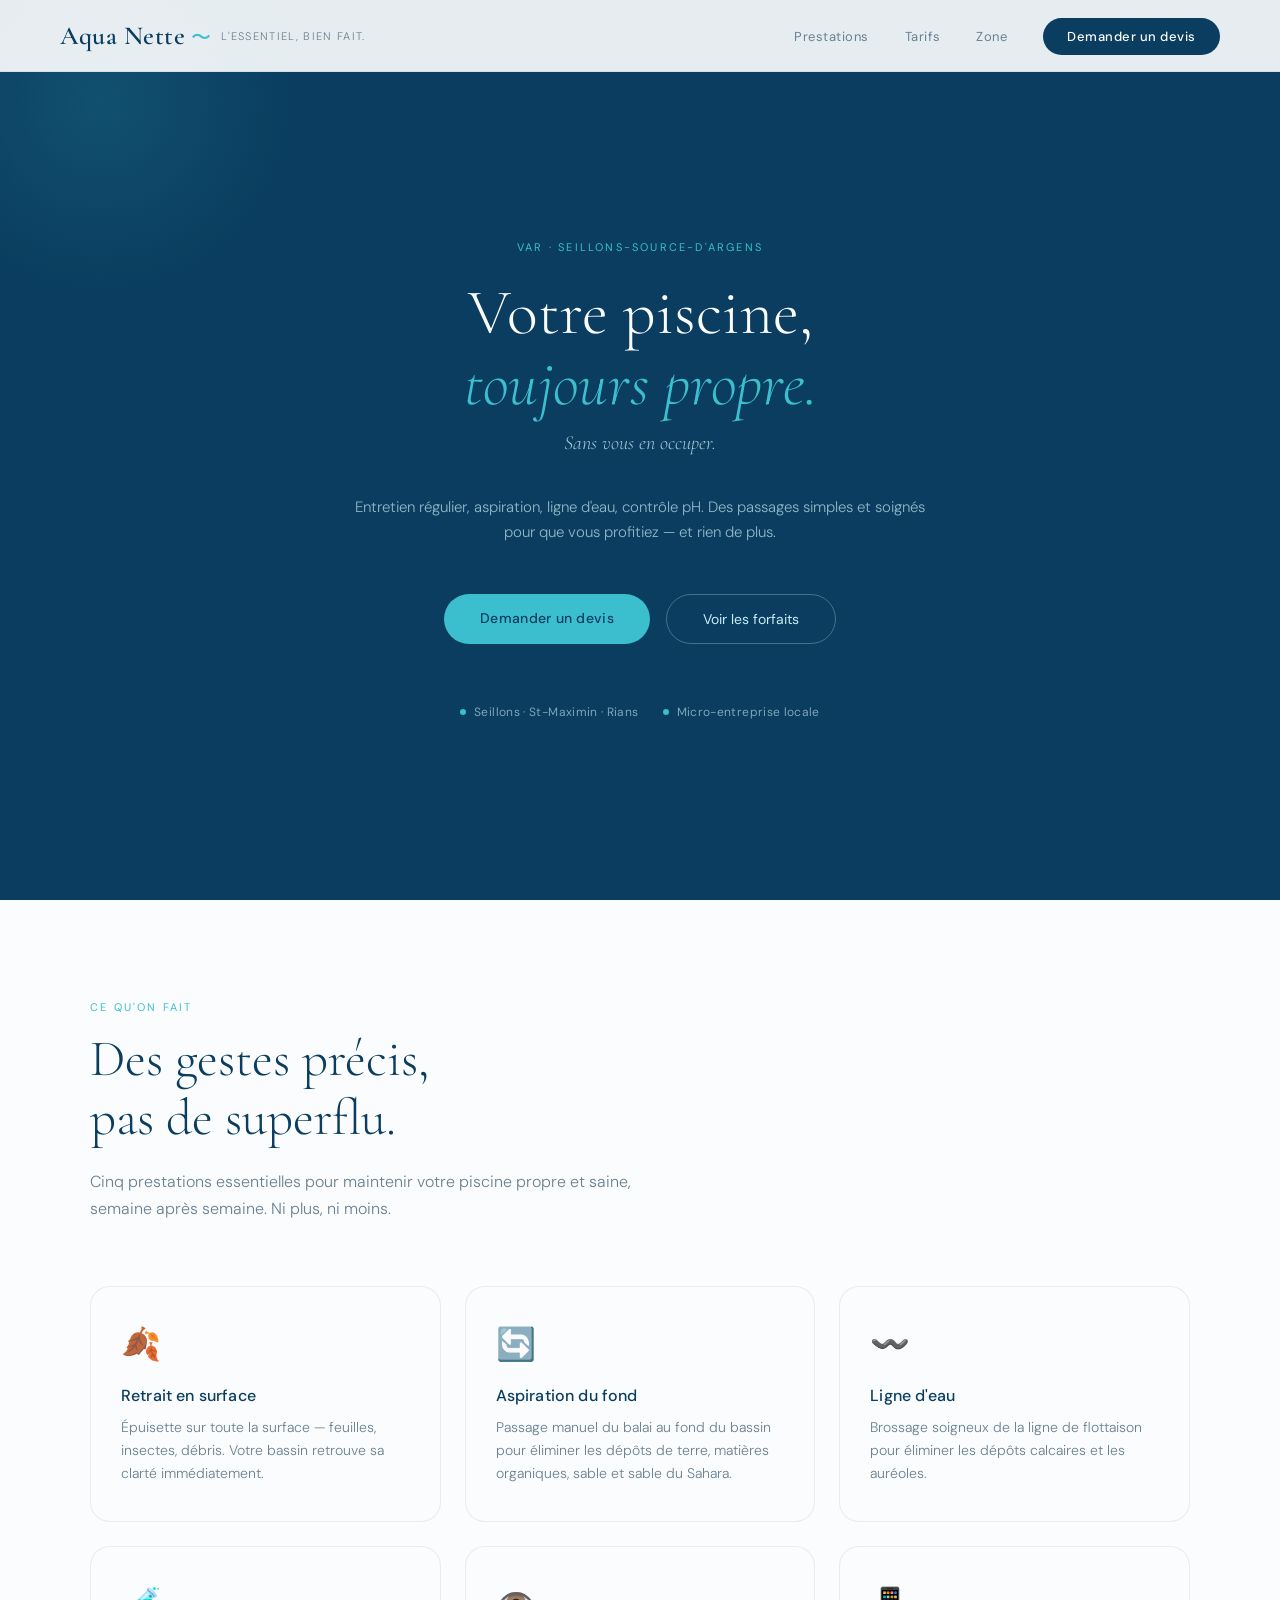
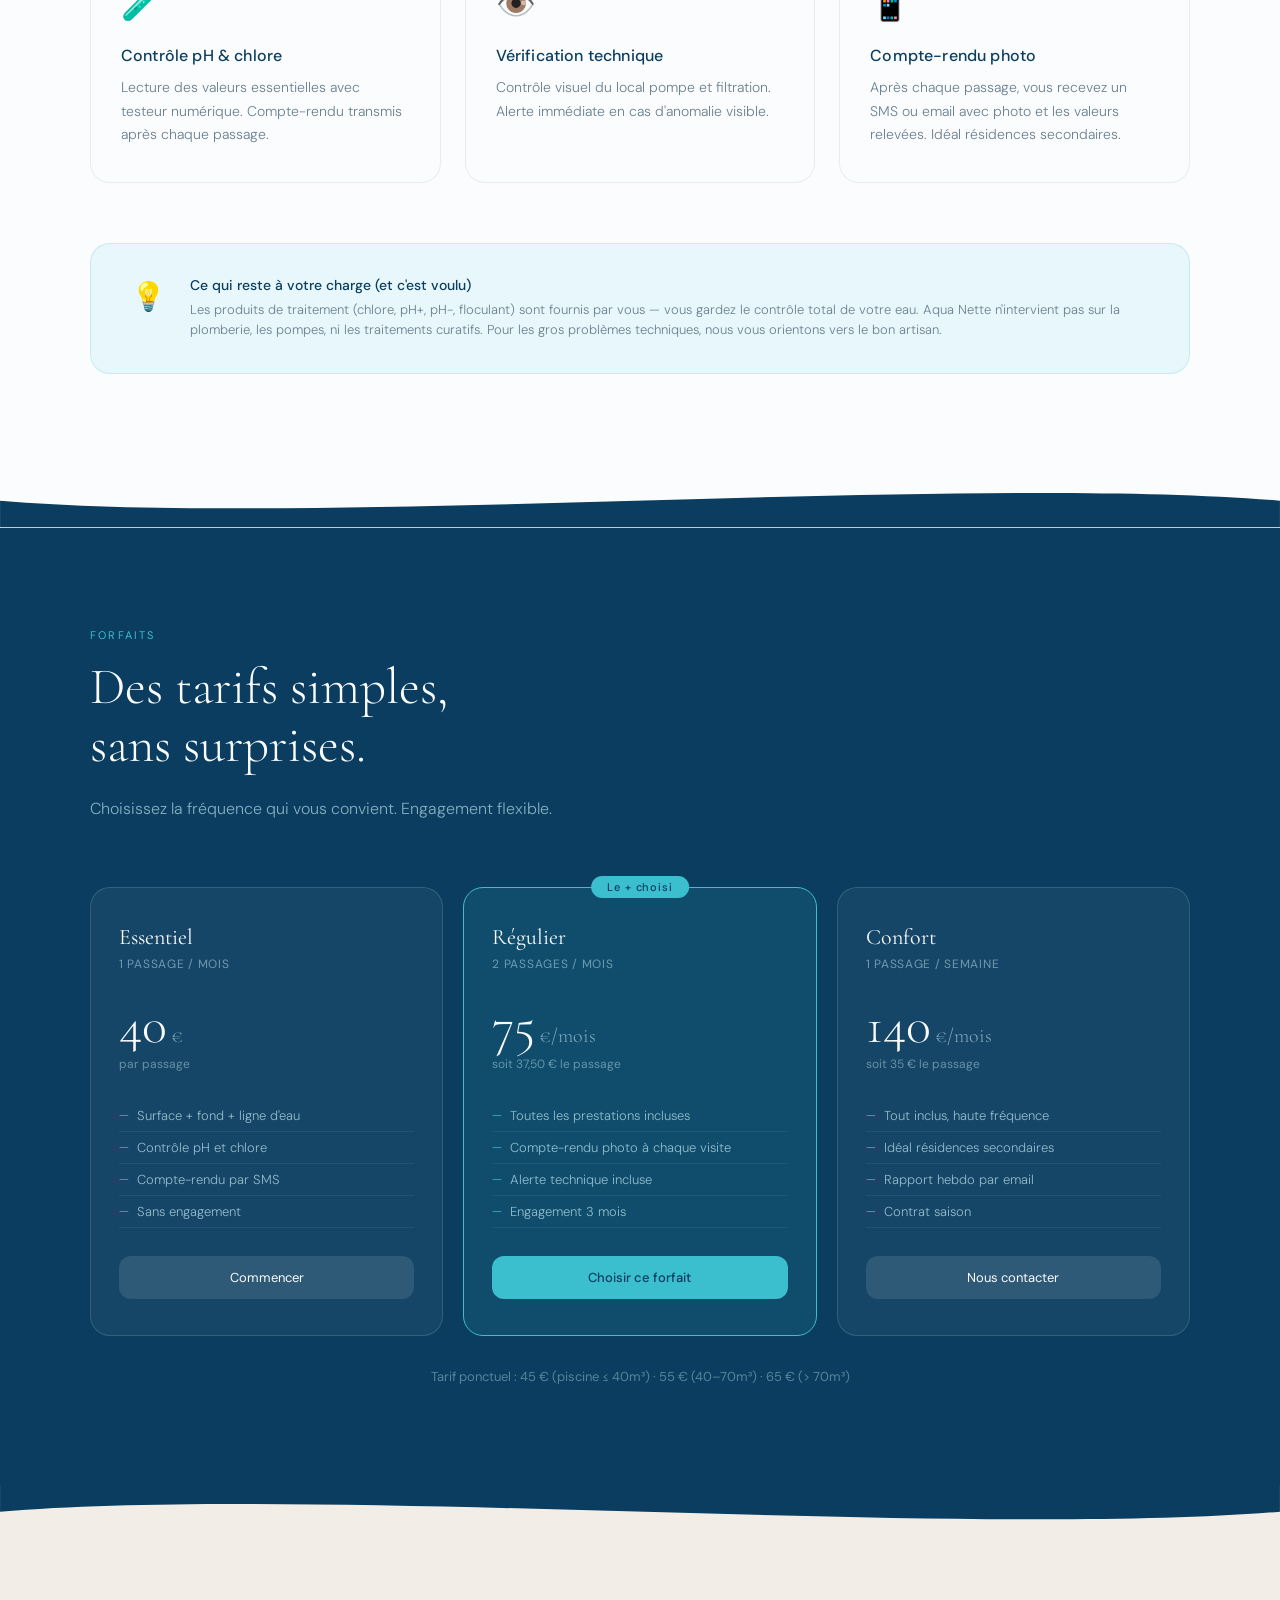
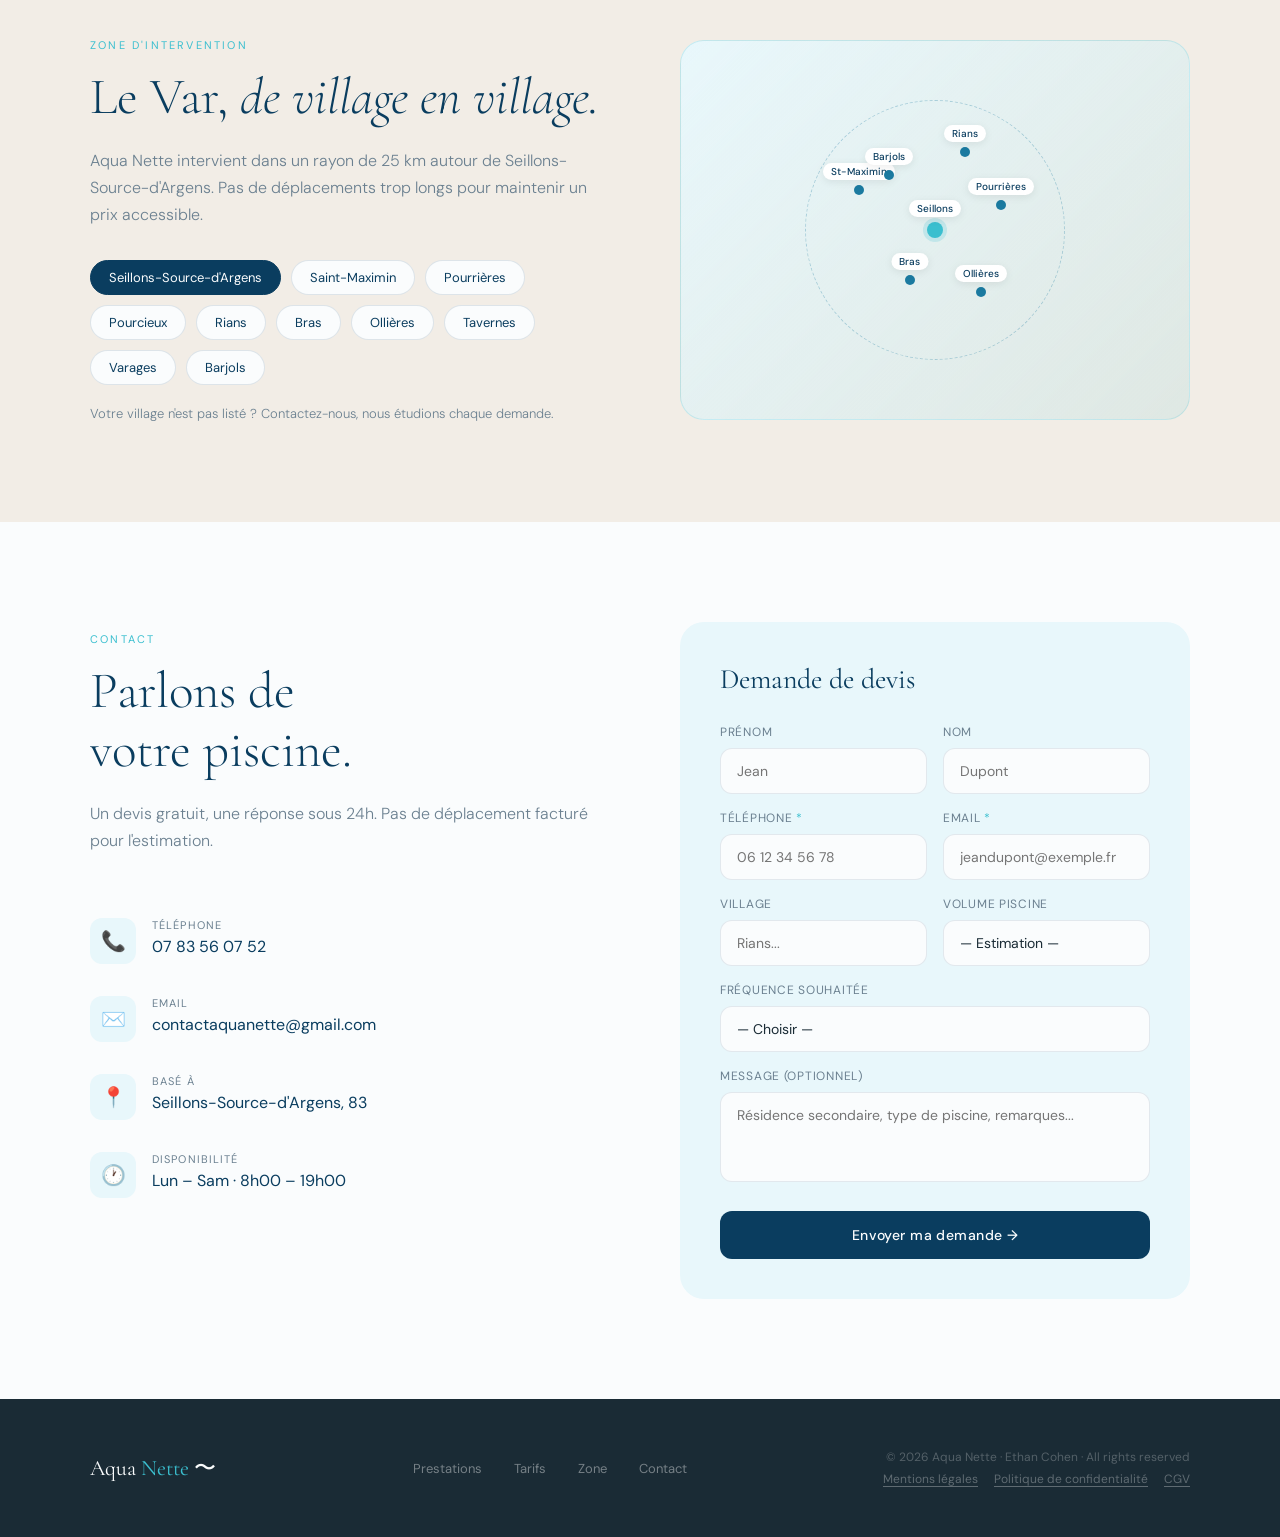
<file: index.html>
<!DOCTYPE html>
<html lang="fr">
<head>
<meta charset="UTF-8">
<meta name="viewport" content="width=device-width, initial-scale=1.0">
<title>Aqua Nette — Nettoyage de piscines | Seillons-Source-d'Argens & Var</title>
<link rel="preconnect" href="https://fonts.googleapis.com">
<link rel="preconnect" href="https://fonts.gstatic.com" crossorigin>
<link href="https://fonts.googleapis.com/css2?family=Cormorant+Garamond:ital,wght@0,300;0,400;0,600;1,300;1,400&family=DM+Sans:wght@300;400;500&display=swap" rel="stylesheet">
<link rel="icon" type="image/png" href="assets/favicon-32x32.png">

<link rel="stylesheet" href="assets/site.css">
</head>
<body>

<nav>
  <div class="logo">
    <span class="logo-text">Aqua Nette</span>
    <span class="logo-wave">〜</span>
    <span class="logo-tagline">L'essentiel, bien fait.</span>
  </div>
  <ul>
    <li><a href="#services">Prestations</a></li>
    <li><a href="#tarifs">Tarifs</a></li>
    <li><a href="#zone">Zone</a></li>
    <li><a href="#contact" class="nav-cta">Demander un devis</a></li>
  </ul>
</nav>

<section class="hero">
  <div class="hero-left">
    <p class="hero-eyebrow">Var · Seillons-Source-d'Argens</p>
    <h1 class="hero-title">Votre piscine,<br><em>toujours propre.</em></h1>
    <p class="hero-subtitle">Sans vous en occuper.</p>
    <p class="hero-desc">Entretien régulier, aspiration, ligne d'eau, contrôle pH. Des passages simples et soignés pour que vous profitiez — et rien de plus.</p>
    <div class="hero-btns">
      <a href="#contact" class="btn-primary">Demander un devis</a>
      <a href="#tarifs" class="btn-ghost">Voir les forfaits</a>
    </div>
    <div class="hero-badges">
      <div class="badge"><div class="badge-dot"></div> Seillons · St-Maximin · Rians</div>
      <div class="badge"><div class="badge-dot"></div> Micro-entreprise locale</div>
    </div>
  </div>
</section>

<section class="section" id="services">
  <div class="section-center">
    <p class="section-label reveal">Ce qu'on fait</p>
    <h2 class="section-title reveal">Des gestes précis,<br>pas de superflu.</h2>
    <p class="section-lead reveal">Cinq prestations essentielles pour maintenir votre piscine propre et saine, semaine après semaine. Ni plus, ni moins.</p>

    <div class="services-grid">
      <div class="service-card reveal">
        <span class="service-icon">🍂</span>
        <div class="service-title">Retrait en surface</div>
        <p class="service-desc">Épuisette sur toute la surface — feuilles, insectes, débris. Votre bassin retrouve sa clarté immédiatement.</p>
      </div>
      <div class="service-card reveal st-01">
        <span class="service-icon">🔄</span>
        <div class="service-title">Aspiration du fond</div>
        <p class="service-desc">Passage manuel du balai au fond du bassin pour éliminer les dépôts de terre, matières organiques, sable et sable du Sahara.</p>
      </div>
      <div class="service-card reveal st-02">
        <span class="service-icon">〰️</span>
        <div class="service-title">Ligne d'eau</div>
        <p class="service-desc">Brossage soigneux de la ligne de flottaison pour éliminer les dépôts calcaires et les auréoles.</p>
      </div>
      <div class="service-card reveal st-01">
        <span class="service-icon">🧪</span>
        <div class="service-title">Contrôle pH & chlore</div>
        <p class="service-desc">Lecture des valeurs essentielles avec testeur numérique. Compte-rendu transmis après chaque passage.</p>
      </div>
      <div class="service-card reveal st-02">
        <span class="service-icon">👁️</span>
        <div class="service-title">Vérification technique</div>
        <p class="service-desc">Contrôle visuel du local pompe et filtration. Alerte immédiate en cas d'anomalie visible.</p>
      </div>
      <div class="service-card reveal st-03">
        <span class="service-icon">📱</span>
        <div class="service-title">Compte-rendu photo</div>
        <p class="service-desc">Après chaque passage, vous recevez un SMS ou email avec photo et les valeurs relevées. Idéal résidences secondaires.</p>
      </div>
    </div>

    <div class="not-included reveal">
      <div class="not-included-icon">💡</div>
      <div>
        <div class="not-included-title">Ce qui reste à votre charge (et c'est voulu)</div>
        <div class="not-included-desc">Les produits de traitement (chlore, pH+, pH-, floculant) sont fournis par vous — vous gardez le contrôle total de votre eau. Aqua Nette n'intervient pas sur la plomberie, les pompes, ni les traitements curatifs. Pour les gros problèmes techniques, nous vous orientons vers le bon artisan.</div>
      </div>
    </div>
  </div>
</section>

<div class="wave-divider st-04">
  <svg viewBox="0 0 1440 60" xmlns="http://www.w3.org/2000/svg">
    <path d="M0,30 C360,60 1080,0 1440,30 L1440,60 L0,60 Z" fill="#0A3D5F"/>
  </svg>
</div>

<section class="section tarifs-bg" id="tarifs">
  <div class="section-center">
    <p class="section-label reveal st-05">Forfaits</p>
    <h2 class="section-title reveal st-06">Des tarifs simples,<br>sans surprises.</h2>
    <p class="section-lead reveal st-07">Choisissez la fréquence qui vous convient. Engagement flexible.</p>

    <div class="tarifs-grid">
      <div class="tarif-card reveal">
        <div class="tarif-name">Essentiel</div>
        <div class="tarif-freq">1 passage / mois</div>
        <div class="tarif-price">40<span>€</span></div>
        <div class="tarif-per">par passage</div>
        <ul class="tarif-list">
          <li>Surface + fond + ligne d'eau</li>
          <li>Contrôle pH et chlore</li>
          <li>Compte-rendu par SMS</li>
          <li>Sans engagement</li>
        </ul>
        <a href="#contact" class="tarif-cta">Commencer</a>
      </div>

      <div class="tarif-card featured reveal st-01">
        <div class="tarif-badge">Le + choisi</div>
        <div class="tarif-name">Régulier</div>
        <div class="tarif-freq">2 passages / mois</div>
        <div class="tarif-price">75<span>€/mois</span></div>
        <div class="tarif-per">soit 37,50 € le passage</div>
        <ul class="tarif-list">
          <li>Toutes les prestations incluses</li>
          <li>Compte-rendu photo à chaque visite</li>
          <li>Alerte technique incluse</li>
          <li>Engagement 3 mois</li>
        </ul>
        <a href="#contact" class="tarif-cta">Choisir ce forfait</a>
      </div>

      <div class="tarif-card reveal st-02">
        <div class="tarif-name">Confort</div>
        <div class="tarif-freq">1 passage / semaine</div>
        <div class="tarif-price">140<span>€/mois</span></div>
        <div class="tarif-per">soit 35 € le passage</div>
        <ul class="tarif-list">
          <li>Tout inclus, haute fréquence</li>
          <li>Idéal résidences secondaires</li>
          <li>Rapport hebdo par email</li>
          <li>Contrat saison</li>
        </ul>
        <a href="#contact" class="tarif-cta">Nous contacter</a>
      </div>
    </div>

    <p class="reveal st-08">Tarif ponctuel : 45 € (piscine ≤ 40m³) · 55 € (40–70m³) · 65 € (> 70m³)</p>
  </div>
</section>

<div class="wave-divider st-09">
  <svg viewBox="0 0 1440 60" xmlns="http://www.w3.org/2000/svg">
    <path d="M0,30 C360,0 1080,60 1440,30 L1440,0 L0,0 Z" fill="#0A3D5F"/>
  </svg>
</div>

<section class="section zone-section" id="zone">
  <div class="section-center">
    <div class="zone-grid">
      <div>
        <p class="section-label reveal">Zone d'intervention</p>
        <h2 class="section-title reveal">Le Var, <em class="st-10">de village en village.</em></h2>
        <p class="section-lead reveal st-11">Aqua Nette intervient dans un rayon de 25 km autour de Seillons-Source-d'Argens. Pas de déplacements trop longs pour maintenir un prix accessible.</p>
        <div class="villages-list reveal">
          <span class="village-tag main">Seillons-Source-d'Argens</span>
          <span class="village-tag">Saint-Maximin</span>
          <span class="village-tag">Pourrières</span>
          <span class="village-tag">Pourcieux</span>
          <span class="village-tag">Rians</span>
          <span class="village-tag">Bras</span>
          <span class="village-tag">Ollières</span>
          <span class="village-tag">Tavernes</span>
          <span class="village-tag">Varages</span>
          <span class="village-tag">Barjols</span>
        </div>
        <p class="reveal st-12">Votre village n'est pas listé ? Contactez-nous, nous étudions chaque demande.</p>
      </div>
      <div>
        <div class="map-visual reveal">
          <div class="map-radius"></div>
          <div class="map-dot center st-13" data-name="Seillons"></div>
          <div class="map-dot st-14" data-name="St-Maximin"></div>
          <div class="map-dot st-15" data-name="Pourrières"></div>
          <div class="map-dot st-16" data-name="Rians"></div>
          <div class="map-dot st-17" data-name="Bras"></div>
          <div class="map-dot st-18" data-name="Ollières"></div>
          <div class="map-dot st-19" data-name="Barjols"></div>
        </div>
      </div>
    </div>
  </div>
</section>

<section class="section" id="contact">
  <div class="section-center">
    <div class="contact-grid">
      <div class="contact-info">
        <p class="section-label reveal">Contact</p>
        <h2 class="section-title reveal">Parlons de<br>votre piscine.</h2>
        <p class="section-lead reveal">Un devis gratuit, une réponse sous 24h. Pas de déplacement facturé pour l'estimation.</p>

        <div class="contact-item reveal">
          <div class="contact-icon-box">📞</div>
          <div>
            <div class="contact-label">Téléphone</div>
            <div class="contact-value">07 83 56 07 52</div>
          </div>
        </div>
        <div class="contact-item reveal">
          <div class="contact-icon-box">✉️</div>
          <div>
            <div class="contact-label">Email</div>
            <div class="contact-value">contactaquanette@gmail.com</div>
          </div>
        </div>
        <div class="contact-item reveal">
          <div class="contact-icon-box">📍</div>
          <div>
            <div class="contact-label">Basé à</div>
            <div class="contact-value">Seillons-Source-d'Argens, 83</div>
          </div>
        </div>
        <div class="contact-item reveal">
          <div class="contact-icon-box">🕐</div>
          <div>
            <div class="contact-label">Disponibilité</div>
            <div class="contact-value">Lun – Sam · 8h00 – 19h00</div>
          </div>
        </div>
      </div>

      <div class="reveal">
        <form class="contact-form" name="devis" method="POST" action="/" data-netlify="true" netlify-honeypot="bot-field">
          <input type="hidden" name="form-name" value="devis">
          <p class="st-20"><input name="bot-field"></p>
          <div class="form-title">Demande de devis</div>
          <div class="form-row">
            <div class="form-group">
              <label class="form-label">Prénom</label>
              <input type="text" name="prenom" class="form-input" placeholder="Jean">
            </div>
            <div class="form-group">
              <label class="form-label">Nom</label>
              <input type="text" name="nom" class="form-input" placeholder="Dupont">
            </div>
          </div>
          <div class="form-row">
            <div class="form-group">
              <label class="form-label">Téléphone <span class="st-05">*</span></label>
              <input type="tel" name="telephone" class="form-input" placeholder="06 12 34 56 78" required>
            </div>
            <div class="form-group">
              <label class="form-label">Email <span class="st-05">*</span></label>
              <input type="email" name="email" class="form-input" placeholder="jeandupont@exemple.fr" required>
            </div>
          </div>
          <div class="form-row">
            <div class="form-group">
              <label class="form-label">Village</label>
              <input type="text" name="village" class="form-input" placeholder="Rians...">
            </div>
            <div class="form-group">
              <label class="form-label">Volume piscine</label>
              <select name="volume" class="form-select">
                <option>— Estimation —</option>
                <option>Moins de 40 m³</option>
                <option>40 à 70 m³</option>
                <option>Plus de 70 m³</option>
              </select>
            </div>
          </div>
          <div class="form-group">
            <label class="form-label">Fréquence souhaitée</label>
            <select name="frequence" class="form-select">
              <option>— Choisir —</option>
              <option>1 passage / mois</option>
              <option>2 passages / mois</option>
              <option>Chaque semaine</option>
              <option>Ponctuel (à la demande)</option>
            </select>
          </div>
          <div class="form-group">
            <label class="form-label">Message (optionnel)</label>
            <textarea name="message" class="form-textarea" placeholder="Résidence secondaire, type de piscine, remarques..."></textarea>
          </div>
          <button type="submit" class="form-submit">Envoyer ma demande →</button>
        </form>
        <div class="contact-form form-success" id="form-success">
          <div class="form-success-icon">✓</div>
          <div class="form-success-title">Demande envoyée !</div>
          <div class="form-success-text">Merci, votre demande a bien été reçue. Ethan vous répondra dans les 2 heures, du lundi au samedi de 8h à 19h.</div>
          <button class="form-success-back" data-nouvelle-demande>
            ← Retour à l'accueil
          </button>
        </div>
      </div>
    </div>
  </div>
</section>

<footer>
  <div class="footer-inner">
    <div class="footer-logo">Aqua <span>Nette</span> 〜</div>
    <div class="footer-links">
      <a href="#services">Prestations</a>
      <a href="#tarifs">Tarifs</a>
      <a href="#zone">Zone</a>
      <a href="#contact">Contact</a>
    </div>
    <div class="st-21">
      <div class="footer-copy">© 2026 Aqua Nette · Ethan Cohen · All rights reserved</div>
      <div class="st-22">
        <span class="footer-mentions" data-ouvrir="modal-ml">Mentions légales</span>
        <span class="footer-mentions" data-ouvrir="modal-pc">Politique de confidentialité</span>
        <span class="footer-mentions" data-ouvrir="modal-cgv">CGV</span>
      </div>
    </div>
  </div>
</footer>

<div class="modal-overlay" id="modal-ml" data-fond-modale>
  <div class="modal-box">
    <div class="modal-header">
      <div class="modal-title">Mentions légales</div>
      <button class="modal-close" data-fermer="modal-ml">✕</button>
    </div>
    <div class="modal-body">

      <div class="ml-notice">
        Conformément à l'article 6 de la loi n°2004-575 du 21 juin 2004 pour la confiance dans l'économie numérique (LCEN), les informations suivantes sont portées à la connaissance des utilisateurs et visiteurs du site aquanette.fr.
      </div>

      <div class="st-23"></div>

      <div class="ml-section">
        <div class="ml-title">1. Éditeur du site</div>
        <div class="ml-text">
          <strong>Nom :</strong> Ethan Cohen<br>
          <strong>Statut :</strong> Micro-entrepreneur (entreprise individuelle)<br>
          <strong>Activité :</strong> Nettoyage de piscines — Code APE 8129B<br>
          <strong>Adresse :</strong> Seillons-Source-d'Argens, 83 (Var), France<br>
          <strong>Téléphone :</strong> 07 83 56 07 52<br>
          <strong>Email :</strong> contactaquanette@gmail.com<br>
          <strong>SIRET :</strong> 92833233700023<br>
          <strong>Pas de TVA intracommunautaire</strong> (franchise en base de TVA — art. 293 B du CGI)
        </div>
      </div>

      <div class="ml-section">
        <div class="ml-title">2. Hébergeur du site</div>
        <div class="ml-text">
          <strong>Hébergeur :</strong> Netlify, Inc.<br>
          <strong>Adresse :</strong> 2325 3rd Street, Suite 296, San Francisco, CA 94107, États-Unis<br>
          <strong>Site :</strong> https://www.netlify.com/<br><br>
        </div>
      </div>

      <div class="ml-section">
        <div class="ml-title">3. Propriété intellectuelle</div>
        <div class="ml-text">
          L'ensemble des éléments constituant ce site (textes, visuels, logo, structure) est la propriété exclusive d'Ethan Cohen — Aqua Nette. Toute reproduction, même partielle, est interdite sans autorisation écrite préalable.
        </div>
      </div>

      <div class="ml-section">
        <div class="ml-title">4. Données personnelles & RGPD</div>
        <div class="ml-text">
          Les informations collectées via le formulaire de contact (nom, téléphone, email) sont utilisées exclusivement pour répondre à vos demandes de devis. Elles ne sont ni revendues, ni transmises à des tiers.<br><br>
          Conformément au Règlement (UE) 2016/679 (RGPD) et à la loi Informatique et Libertés, vous disposez d'un droit d'accès, de rectification et de suppression de vos données. Pour exercer ce droit : <strong>contactaquanette@gmail.com</strong><br><br>
          <strong>Durée de conservation :</strong> les données de contact sont conservées 3 ans maximum à compter du dernier échange.
        </div>
      </div>

      <div class="ml-section">
        <div class="ml-title">5. Cookies</div>
        <div class="ml-text">
          Ce site n'utilise pas de cookies de traçage ou publicitaires. Aucune donnée de navigation n'est collectée à des fins analytiques ou commerciales.
        </div>
      </div>

      <div class="ml-section">
        <div class="ml-title">6. Responsabilité</div>
        <div class="ml-text">
          Aqua Nette s'efforce de maintenir les informations de ce site à jour et exactes. Toutefois, la responsabilité de l'éditeur ne saurait être engagée en cas d'inexactitude ou d'omission. Les liens hypertextes pointant vers des sites tiers sont fournis à titre informatif ; Aqua Nette n'en contrôle pas le contenu.
        </div>
      </div>

      <div class="ml-section">
        <div class="ml-title">7. Droit applicable</div>
        <div class="ml-text">
          Le présent site est soumis au droit français. Tout litige relatif à son utilisation relève de la compétence exclusive des tribunaux français.
        </div>
      </div>
    </div>
  </div>
</div>

<div class="modal-overlay" id="modal-pc" data-fond-modale>
  <div class="modal-box">
    <div class="modal-header">
      <div class="modal-title">Politique de confidentialité</div>
      <button class="modal-close" data-fermer="modal-pc">✕</button>
    </div>
    <div class="modal-body">
      <div class="ml-notice">Conformément au Règlement Général sur la Protection des Données (RGPD — Règlement UE 2016/679) et à la loi Informatique et Libertés n°78-17 du 6 janvier 1978 modifiée.</div>
      <div class="st-24"></div>

      <div class="ml-section">
        <div class="ml-title">1. Responsable du traitement</div>
        <div class="ml-text"><strong>Ethan Cohen</strong> — Aqua Nette, micro-entrepreneur<br>Seillons-Source-d'Argens, 83 (Var)<br>Contact : contactaquanette@gmail.com · 07 83 56 07 52</div>
      </div>

      <div class="ml-section">
        <div class="ml-title">2. Données collectées</div>
        <div class="ml-text">
          Via le formulaire de contact, les données suivantes peuvent être collectées :<br><br>
          — Prénom et nom<br>
          — Numéro de téléphone<br>
          — Adresse email<br>
          — Village / commune<br>
          — Volume de la piscine et fréquence souhaitée<br>
          — Message libre (optionnel)<br><br>
          <strong>Aucune donnée bancaire</strong> n'est collectée via ce site.
        </div>
      </div>

      <div class="ml-section">
        <div class="ml-title">3. Finalités du traitement</div>
        <div class="ml-text">
          Les données collectées sont utilisées exclusivement pour :<br><br>
          — Répondre à vos demandes de devis et questions<br>
          — Établir et gérer les contrats de prestation<br>
          — Envoyer les comptes-rendus d'intervention<br>
          — Facturation et suivi comptable<br><br>
          <strong>Base légale :</strong> exécution d'un contrat (art. 6.1.b RGPD) et intérêt légitime (art. 6.1.f RGPD).
        </div>
      </div>

      <div class="ml-section">
        <div class="ml-title">4. Durée de conservation</div>
        <div class="ml-text">
          — Données prospects (sans suite) : <strong>1 an</strong> à compter du dernier contact<br>
          — Données clients actifs : <strong>durée de la relation commerciale + 3 ans</strong><br>
          — Données de facturation : <strong>10 ans</strong> (obligation comptable légale)
        </div>
      </div>

      <div class="ml-section">
        <div class="ml-title">5. Partage des données</div>
        <div class="ml-text">Vos données ne sont <strong>jamais vendues ni transmises à des tiers</strong> à des fins commerciales. Elles peuvent être partagées uniquement avec des prestataires techniques strictement nécessaires (hébergeur du site), tenus par des obligations de confidentialité.</div>
      </div>

      <div class="ml-section">
        <div class="ml-title">6. Vos droits</div>
        <div class="ml-text">
          Conformément au RGPD, vous disposez des droits suivants :<br><br>
          — <strong>Droit d'accès</strong> : obtenir une copie de vos données<br>
          — <strong>Droit de rectification</strong> : corriger des données inexactes<br>
          — <strong>Droit à l'effacement</strong> : demander la suppression de vos données<br>
          — <strong>Droit d'opposition</strong> : vous opposer au traitement<br>
          — <strong>Droit à la portabilité</strong> : recevoir vos données dans un format lisible<br><br>
          Pour exercer ces droits : <strong>contactaquanette@gmail.com</strong><br>
          Réponse sous 30 jours. En cas de litige : <a href="https://www.cnil.fr" class="st-25">www.cnil.fr</a>
        </div>
      </div>

      <div class="ml-section">
        <div class="ml-title">7. Cookies & traceurs</div>
        <div class="ml-text">Ce site <strong>n'utilise aucun cookie</strong> de traçage, publicitaire ou analytique. Aucune donnée de navigation n'est collectée ni transmise à des régies publicitaires ou outils d'analyse tiers.</div>
      </div>

      <div class="ml-section">
        <div class="ml-title">8. Sécurité</div>
        <div class="ml-text">Des mesures techniques et organisationnelles appropriées sont mises en œuvre pour protéger vos données contre tout accès non autorisé, perte ou divulgation (connexion HTTPS, accès restreint aux données).</div>
      </div>

      <div class="ml-section st-26">
        <div class="ml-title">9. Mise à jour</div>
        <div class="ml-text">Cette politique peut être mise à jour à tout moment.<br><br><strong>Dernière mise à jour :</strong> Mars 2026</div>
      </div>
    </div>
  </div>
</div>

<div class="modal-overlay" id="modal-cgv" data-fond-modale>
  <div class="modal-box">
    <div class="modal-header">
      <div class="modal-title">Conditions Générales de Vente</div>
      <button class="modal-close" data-fermer="modal-cgv">✕</button>
    </div>
    <div class="modal-body">
      <div class="ml-notice">Les présentes CGV s'appliquent à toutes les prestations de nettoyage de piscines réalisées par Ethan Cohen — Aqua Nette, micro-entrepreneur (SIRET : 92833233700023), pour tout client particulier ou professionnel.</div>
      <div class="st-24"></div>

      <div class="ml-section">
        <div class="ml-title">Article 1 — Objet</div>
        <div class="ml-text">Les présentes CGV définissent les conditions dans lesquelles Aqua Nette fournit des prestations d'entretien courant de piscines privées à ses clients. Toute commande implique l'acceptation sans réserve des présentes CGV.</div>
      </div>

      <div class="ml-section">
        <div class="ml-title">Article 2 — Prestations proposées</div>
        <div class="ml-text">
          Le Prestataire propose exclusivement :<br><br>
          — Retrait des débris en surface (épuisette)<br>
          — Aspiration manuelle du fond du bassin<br>
          — Nettoyage et brossage de la ligne d'eau<br>
          — Contrôle du pH et du chlore (lecture de valeurs)<br>
          — Vérification visuelle du local technique (sans intervention mécanique)<br>
          — Envoi d'un compte-rendu photo après chaque passage<br><br>
          <strong>Exclusions :</strong> Aucune réparation, intervention sur équipements (pompes, filtres, vannes), traitement curatif, ni vente de produits chimiques. Les produits de traitement restent à la charge exclusive du Client.
        </div>
      </div>

      <div class="ml-section">
        <div class="ml-title">Article 3 — Tarifs</div>
        <div class="ml-text">
          Tarifs exprimés en euros TTC (franchise de TVA — art. 293 B du CGI).<br><br>
          — Prestation à l'acte : 45 € à 65 € selon volume<br>
          — Forfait mensuel : à partir de 40 €/mois<br>
          — Remise en route début de saison : 80 €<br><br>
          Toute modification tarifaire est communiquée avec un préavis de 30 jours pour les forfaits en cours.
        </div>
      </div>

      <div class="ml-section">
        <div class="ml-title">Article 4 — Devis et commande</div>
        <div class="ml-text">Tout devis est valable 30 jours. La confirmation s'effectue par échange écrit (email ou SMS). Pour les forfaits, un échange écrit confirmant les termes fait office de contrat.</div>
      </div>

      <div class="ml-section">
        <div class="ml-title">Article 5 — Conditions d'intervention</div>
        <div class="ml-text">
          Le Client s'engage à :<br><br>
          — Donner accès à la piscine à la date et heure convenues<br>
          — Fournir les produits de traitement nécessaires<br>
          — Signaler toute anomalie connue avant l'intervention<br><br>
          En cas d'impossibilité d'accès non signalée 24h à l'avance, le déplacement pourra être facturé à hauteur de 15 €.
        </div>
      </div>

      <div class="ml-section">
        <div class="ml-title">Article 6 — Paiement</div>
        <div class="ml-text">
          <strong>Délai :</strong> Paiement à réception de facture, sous 7 jours.<br>
          <strong>Modes acceptés :</strong> Virement, espèces, chèque, carte bancaire.<br>
          <strong>Retard :</strong> Pénalités au taux légal en vigueur + indemnité forfaitaire de 40 € (art. L.441-10 C. com.). Forfaits impayés = suspension immédiate des prestations.
        </div>
      </div>

      <div class="ml-section">
        <div class="ml-title">Article 7 — Résiliation des forfaits</div>
        <div class="ml-text">Sans engagement : résiliation possible à tout moment avec préavis de 15 jours. Avec engagement : résiliation anticipée possible, avec facturation des prestations réalisées + indemnité équivalente à 1 mois de forfait.</div>
      </div>

      <div class="ml-section">
        <div class="ml-title">Article 8 — Responsabilité</div>
        <div class="ml-text">
          Le Prestataire est couvert par une RC Pro. Sa responsabilité ne peut être engagée que pour des dommages directement causés par une faute prouvée lors de l'intervention. Sont exclus : dégradations préexistantes, pannes d'équipements, qualité de l'eau en l'absence de produits fournis par le Client, dommages météorologiques.
        </div>
      </div>

      <div class="ml-section">
        <div class="ml-title">Article 9 — Données personnelles</div>
        <div class="ml-text">Les données du Client sont traitées conformément à la Politique de Confidentialité disponible sur ce site.</div>
      </div>

      <div class="ml-section st-26">
        <div class="ml-title">Article 10 — Droit applicable & litiges</div>
        <div class="ml-text">Droit français applicable. En cas de litige, solution amiable recherchée en priorité. À défaut, tribunaux compétents du ressort de Draguignan (83). Pour les litiges consommation : recours gratuit au médiateur de la consommation compétent.</div>
      </div>
    </div>
  </div>
</div>

<script src="assets/site.js"></script>
</body>
</html>
</file>
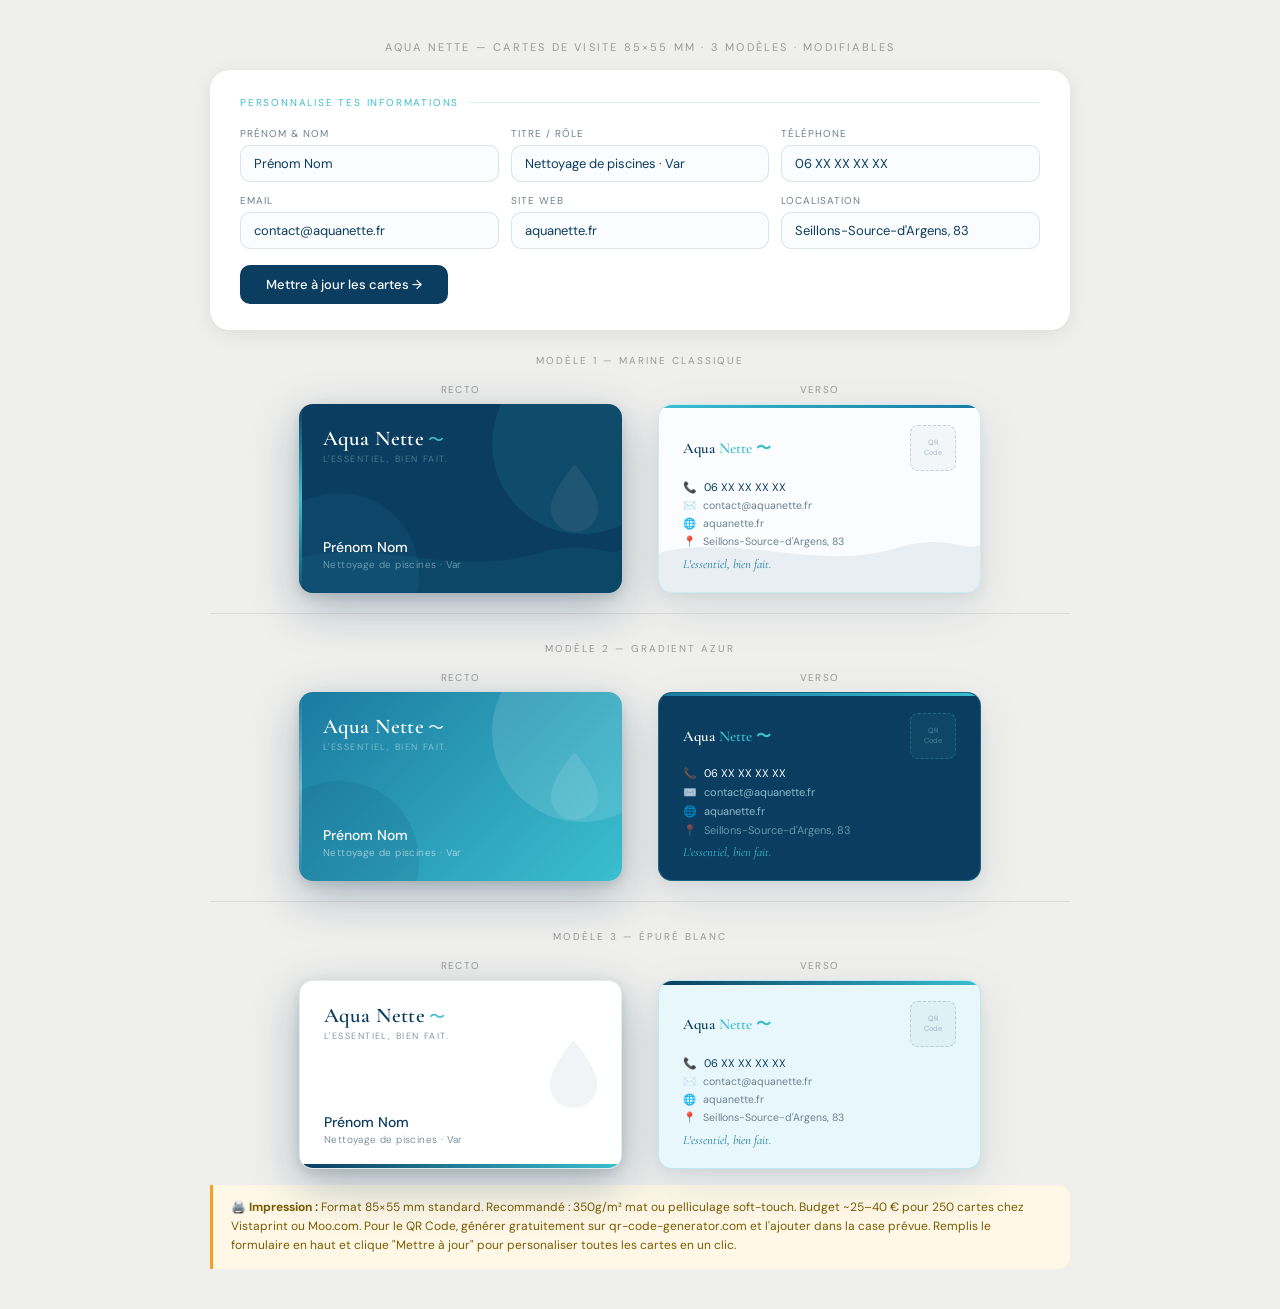
<file: aquanette_cartes.html>
<!DOCTYPE html>
<html lang="fr">
<head>
<meta charset="UTF-8">
<title>Aqua Nette — Cartes de Visite</title>
<link href="https://fonts.googleapis.com/css2?family=Cormorant+Garamond:ital,wght@0,300;0,400;0,600;1,400&family=DM+Sans:wght@300;400;500&display=swap" rel="stylesheet">
<style>
:root{--bleu:#0A3D5F;--azure:#1B7AA0;--turquoise:#3BBFCF;--eau:#E8F7FB;--blanc:#FAFCFD;--gris:#6B8090;}
*,*::before,*::after{box-sizing:border-box;margin:0;padding:0;}
body{font-family:'DM Sans',sans-serif;background:#EFEFED;padding:40px 24px;display:flex;flex-direction:column;align-items:center;gap:16px;}
.page-label{font-size:11px;letter-spacing:.2em;text-transform:uppercase;color:#999;}
.edit-panel{width:100%;max-width:860px;background:white;border-radius:20px;padding:26px 30px;box-shadow:0 4px 20px rgba(0,0,0,.08);}
.edit-title{font-size:10px;letter-spacing:.18em;text-transform:uppercase;color:var(--turquoise);margin-bottom:18px;display:flex;align-items:center;gap:10px;}
.edit-title::after{content:'';flex:1;height:1px;background:rgba(59,191,207,.2);}
.fields-grid{display:grid;grid-template-columns:repeat(3,1fr);gap:12px;}
.field-group{display:flex;flex-direction:column;gap:5px;}
.field-label{font-size:10px;letter-spacing:.1em;text-transform:uppercase;color:var(--gris);}
.field-input{border:1.5px solid rgba(10,61,95,.12);border-radius:10px;padding:9px 13px;font-family:'DM Sans',sans-serif;font-size:13px;color:var(--bleu);outline:none;transition:border .2s,box-shadow .2s;background:var(--blanc);}
.field-input:focus{border-color:var(--turquoise);box-shadow:0 0 0 3px rgba(59,191,207,.12);}
.update-btn{margin-top:16px;background:var(--bleu);color:white;border:none;padding:11px 26px;border-radius:10px;font-family:'DM Sans',sans-serif;font-size:13px;font-weight:500;cursor:pointer;transition:background .2s;}
.update-btn:hover{background:var(--azure);}
.model-label{font-size:10px;letter-spacing:.2em;text-transform:uppercase;color:#999;margin-top:8px;}
.cartes-wrapper{display:flex;gap:36px;flex-wrap:wrap;align-items:flex-start;justify-content:center;width:100%;max-width:860px;}
.carte-block{display:flex;flex-direction:column;gap:8px;align-items:center;}
.carte-block-label{font-size:10px;letter-spacing:.12em;text-transform:uppercase;color:#999;}

.carte-recto{width:323px;height:189px;border-radius:14px;background:var(--bleu);position:relative;overflow:hidden;box-shadow:0 16px 48px rgba(10,61,95,.3),0 4px 12px rgba(0,0,0,.12);flex-shrink:0;}
.cr-circle-1{position:absolute;top:-50px;right:-50px;width:180px;height:180px;border-radius:50%;background:rgba(59,191,207,.1);}
.cr-circle-2{position:absolute;bottom:-60px;left:-40px;width:160px;height:160px;border-radius:50%;background:rgba(27,122,160,.15);}
.cr-line{position:absolute;left:0;top:0;bottom:0;width:3px;background:linear-gradient(to bottom,transparent,var(--turquoise),transparent);}
.cr-content{position:relative;z-index:2;padding:22px 24px;height:100%;display:flex;flex-direction:column;justify-content:space-between;}
.cr-logo-text{font-family:'Cormorant Garamond',serif;font-size:21px;font-weight:600;color:white;letter-spacing:.02em;}
.cr-logo-wave{color:var(--turquoise);font-size:16px;}
.cr-logo-tag{font-size:9px;letter-spacing:.16em;text-transform:uppercase;color:rgba(200,237,245,.4);font-weight:300;margin-top:2px;}
.cr-name{font-size:14px;font-weight:500;color:white;}
.cr-role{font-size:10px;color:rgba(200,237,245,.55);font-weight:300;margin-top:2px;letter-spacing:.04em;}
.carte-verso{width:323px;height:189px;border-radius:14px;background:var(--blanc);border:1.5px solid rgba(59,191,207,.25);position:relative;overflow:hidden;box-shadow:0 16px 48px rgba(10,61,95,.1),0 4px 12px rgba(0,0,0,.05);flex-shrink:0;}
.cv-content{position:relative;z-index:2;padding:20px 24px;height:100%;display:flex;flex-direction:column;justify-content:space-between;}
.cv-top{display:flex;align-items:center;justify-content:space-between;}
.cv-logo-sm{font-family:'Cormorant Garamond',serif;font-size:15px;font-weight:600;color:var(--bleu);}
.cv-logo-sm span{color:var(--turquoise);}
.cv-qr{width:46px;height:46px;border:1.5px dashed rgba(10,61,95,.2);border-radius:8px;display:flex;align-items:center;justify-content:center;font-size:7.5px;color:rgba(10,61,95,.3);text-align:center;line-height:1.3;background:rgba(10,61,95,.03);}
.cv-contacts{display:flex;flex-direction:column;gap:5px;}
.cv-line{display:flex;align-items:center;gap:7px;font-size:11px;color:var(--bleu);}
.cv-line-sub{color:var(--gris);font-size:10.5px;}
.cv-tagline{font-family:'Cormorant Garamond',serif;font-size:12.5px;font-style:italic;color:var(--azure);}
.sep{width:100%;max-width:860px;height:1px;background:rgba(0,0,0,.08);margin:4px 0;}
.info-box{width:100%;max-width:860px;background:#FFF8E7;border-left:3px solid #F4A025;border-radius:0 12px 12px 0;padding:13px 18px;font-size:12px;color:#7A5C00;line-height:1.6;}
</style>
</head>
<body>

<div class="page-label">Aqua Nette — Cartes de visite 85×55 mm · 3 modèles · Modifiables</div>

<div class="edit-panel">
  <div class="edit-title">Personnalise tes informations</div>
  <div class="fields-grid">
    <div class="field-group"><label class="field-label">Prénom &amp; Nom</label><input class="field-input" id="inp-name" value="Prénom Nom"></div>
    <div class="field-group"><label class="field-label">Titre / rôle</label><input class="field-input" id="inp-role" value="Nettoyage de piscines · Var"></div>
    <div class="field-group"><label class="field-label">Téléphone</label><input class="field-input" id="inp-phone" value="06 XX XX XX XX"></div>
    <div class="field-group"><label class="field-label">Email</label><input class="field-input" id="inp-email" value="contact@aquanette.fr"></div>
    <div class="field-group"><label class="field-label">Site web</label><input class="field-input" id="inp-web" value="aquanette.fr"></div>
    <div class="field-group"><label class="field-label">Localisation</label><input class="field-input" id="inp-loc" value="Seillons-Source-d'Argens, 83"></div>
  </div>
  <button class="update-btn" onclick="updateCards()">Mettre à jour les cartes →</button>
</div>

<div class="model-label">Modèle 1 — Marine classique</div>
<div class="cartes-wrapper">
  <div class="carte-block">
    <div class="carte-block-label">Recto</div>
    <div class="carte-recto">
      <div class="cr-circle-1"></div><div class="cr-circle-2"></div><div class="cr-line"></div>
      <svg style="position:absolute;bottom:0;left:0;right:0;" viewBox="0 0 323 70" xmlns="http://www.w3.org/2000/svg">
        <path d="M0,35 C80,15 160,55 240,30 C290,15 310,35 323,27 L323,70 L0,70 Z" fill="rgba(59,191,207,0.07)"/>
      </svg>
      <svg style="position:absolute;right:20px;top:50%;transform:translateY(-50%);opacity:0.06;" width="55" height="73" viewBox="0 0 60 80">
        <path d="M30,2 C30,2 4,32 4,50 C4,64 15,76 30,76 C45,76 56,64 56,50 C56,32 30,2 30,2 Z" fill="white"/>
      </svg>
      <div class="cr-content">
        <div>
          <div style="display:flex;align-items:baseline;gap:4px;"><span class="cr-logo-text">Aqua Nette</span><span class="cr-logo-wave">〜</span></div>
          <div class="cr-logo-tag">L'essentiel, bien fait.</div>
        </div>
        <div><div class="cr-name" id="n1">Prénom Nom</div><div class="cr-role" id="r1">Nettoyage de piscines · Var</div></div>
      </div>
    </div>
  </div>
  <div class="carte-block">
    <div class="carte-block-label">Verso</div>
    <div class="carte-verso">
      <div style="position:absolute;top:0;left:0;right:0;height:3px;background:linear-gradient(90deg,#3BBFCF,#1B7AA0);z-index:3;border-radius:14px 14px 0 0;"></div>
      <svg style="position:absolute;bottom:0;left:0;right:0;opacity:.07;" viewBox="0 0 323 80" xmlns="http://www.w3.org/2000/svg">
        <path d="M0,40 C80,20 160,60 240,35 C290,20 310,40 323,32 L323,80 L0,80 Z" fill="#0A3D5F"/>
      </svg>
      <div class="cv-content">
        <div class="cv-top"><div class="cv-logo-sm">Aqua <span>Nette 〜</span></div><div class="cv-qr">QR<br>Code</div></div>
        <div class="cv-contacts">
          <div class="cv-line">📞 <span id="p1">06 XX XX XX XX</span></div>
          <div class="cv-line cv-line-sub">✉️ <span id="e1">contact@aquanette.fr</span></div>
          <div class="cv-line cv-line-sub">🌐 <span id="w1">aquanette.fr</span></div>
          <div class="cv-line cv-line-sub">📍 <span id="l1">Seillons-Source-d'Argens, 83</span></div>
        </div>
        <div class="cv-tagline">L'essentiel, bien fait.</div>
      </div>
    </div>
  </div>
</div>

<div class="sep"></div>

<div class="model-label">Modèle 2 — Gradient azur</div>
<div class="cartes-wrapper">
  <div class="carte-block">
    <div class="carte-block-label">Recto</div>
    <div class="carte-recto" style="background:linear-gradient(135deg,#1B7AA0 0%,#3BBFCF 100%);">
      <div class="cr-circle-1" style="background:rgba(255,255,255,.12);"></div>
      <div class="cr-circle-2" style="background:rgba(10,61,95,.12);"></div>
      <div class="cr-line" style="background:linear-gradient(to bottom,transparent,rgba(255,255,255,.4),transparent);"></div>
      <svg style="position:absolute;right:20px;top:50%;transform:translateY(-50%);opacity:0.1;" width="55" height="73" viewBox="0 0 60 80">
        <path d="M30,2 C30,2 4,32 4,50 C4,64 15,76 30,76 C45,76 56,64 56,50 C56,32 30,2 30,2 Z" fill="white"/>
      </svg>
      <div class="cr-content">
        <div>
          <div style="display:flex;align-items:baseline;gap:4px;"><span class="cr-logo-text">Aqua Nette</span><span class="cr-logo-wave" style="color:rgba(255,255,255,.8);">〜</span></div>
          <div class="cr-logo-tag" style="color:rgba(255,255,255,.5);">L'essentiel, bien fait.</div>
        </div>
        <div><div class="cr-name" id="n2">Prénom Nom</div><div class="cr-role" id="r2" style="color:rgba(255,255,255,.6);">Nettoyage de piscines · Var</div></div>
      </div>
    </div>
  </div>
  <div class="carte-block">
    <div class="carte-block-label">Verso</div>
    <div class="carte-verso" style="background:var(--bleu);border-color:rgba(59,191,207,.3);">
      <div style="position:absolute;top:0;left:0;right:0;height:3px;background:linear-gradient(90deg,#1B7AA0,#3BBFCF);z-index:3;border-radius:14px 14px 0 0;"></div>
      <div class="cv-content">
        <div class="cv-top"><div class="cv-logo-sm" style="color:white;">Aqua <span>Nette 〜</span></div><div class="cv-qr" style="border-color:rgba(59,191,207,.3);color:rgba(200,237,245,.35);background:rgba(59,191,207,.07);">QR<br>Code</div></div>
        <div class="cv-contacts">
          <div class="cv-line" style="color:white;">📞 <span id="p2">06 XX XX XX XX</span></div>
          <div class="cv-line" style="color:rgba(200,237,245,.7);">✉️ <span id="e2">contact@aquanette.fr</span></div>
          <div class="cv-line" style="color:rgba(200,237,245,.7);">🌐 <span id="w2">aquanette.fr</span></div>
          <div class="cv-line" style="color:rgba(200,237,245,.5);">📍 <span id="l2">Seillons-Source-d'Argens, 83</span></div>
        </div>
        <div class="cv-tagline" style="color:var(--turquoise);">L'essentiel, bien fait.</div>
      </div>
    </div>
  </div>
</div>

<div class="sep"></div>

<div class="model-label">Modèle 3 — Épuré blanc</div>
<div class="cartes-wrapper">
  <div class="carte-block">
    <div class="carte-block-label">Recto</div>
    <div class="carte-recto" style="background:white;border:1.5px solid rgba(10,61,95,.1);">
      <div style="position:absolute;bottom:0;left:0;right:0;height:4px;background:linear-gradient(90deg,#0A3D5F,#3BBFCF);z-index:3;"></div>
      <svg style="position:absolute;right:20px;top:50%;transform:translateY(-50%);opacity:0.05;" width="55" height="73" viewBox="0 0 60 80">
        <path d="M30,2 C30,2 4,32 4,50 C4,64 15,76 30,76 C45,76 56,64 56,50 C56,32 30,2 30,2 Z" fill="#0A3D5F"/>
      </svg>
      <div class="cr-content">
        <div>
          <div style="display:flex;align-items:baseline;gap:4px;"><span class="cr-logo-text" style="color:var(--bleu);">Aqua Nette</span><span class="cr-logo-wave">〜</span></div>
          <div class="cr-logo-tag" style="color:var(--gris);">L'essentiel, bien fait.</div>
        </div>
        <div><div class="cr-name" id="n3" style="color:var(--bleu);">Prénom Nom</div><div class="cr-role" id="r3" style="color:var(--gris);">Nettoyage de piscines · Var</div></div>
      </div>
    </div>
  </div>
  <div class="carte-block">
    <div class="carte-block-label">Verso</div>
    <div class="carte-verso" style="background:var(--eau);">
      <div style="position:absolute;top:0;left:0;right:0;height:4px;background:linear-gradient(90deg,#0A3D5F,#3BBFCF);z-index:3;border-radius:14px 14px 0 0;"></div>
      <div class="cv-content">
        <div class="cv-top"><div class="cv-logo-sm" style="color:var(--bleu);">Aqua <span>Nette 〜</span></div><div class="cv-qr">QR<br>Code</div></div>
        <div class="cv-contacts">
          <div class="cv-line">📞 <span id="p3">06 XX XX XX XX</span></div>
          <div class="cv-line cv-line-sub">✉️ <span id="e3">contact@aquanette.fr</span></div>
          <div class="cv-line cv-line-sub">🌐 <span id="w3">aquanette.fr</span></div>
          <div class="cv-line cv-line-sub">📍 <span id="l3">Seillons-Source-d'Argens, 83</span></div>
        </div>
        <div class="cv-tagline">L'essentiel, bien fait.</div>
      </div>
    </div>
  </div>
</div>

<div class="info-box">
  🖨️ <strong>Impression :</strong> Format 85×55 mm standard. Recommandé : 350g/m² mat ou pelliculage soft-touch. Budget ~25–40 € pour 250 cartes chez Vistaprint ou Moo.com. Pour le QR Code, générer gratuitement sur qr-code-generator.com et l'ajouter dans la case prévue. Remplis le formulaire en haut et clique "Mettre à jour" pour personaliser toutes les cartes en un clic.
</div>

<script>
function updateCards(){
  const v={name:document.getElementById('inp-name').value||'Prénom Nom',role:document.getElementById('inp-role').value||'Nettoyage de piscines · Var',phone:document.getElementById('inp-phone').value||'06 XX XX XX XX',email:document.getElementById('inp-email').value||'contact@aquanette.fr',web:document.getElementById('inp-web').value||'aquanette.fr',loc:document.getElementById('inp-loc').value||"Seillons-Source-d'Argens, 83"};
  for(let i=1;i<=3;i++){document.getElementById('n'+i).textContent=v.name;document.getElementById('r'+i).textContent=v.role;document.getElementById('p'+i).textContent=v.phone;document.getElementById('e'+i).textContent=v.email;document.getElementById('w'+i).textContent=v.web;document.getElementById('l'+i).textContent=v.loc;}
  const btn=document.querySelector('.update-btn');btn.textContent='✓ Cartes mises à jour !';btn.style.background='#27AE60';setTimeout(()=>{btn.textContent='Mettre à jour les cartes →';btn.style.background='';},2000);
}
document.querySelectorAll('.field-input').forEach(inp=>inp.addEventListener('keyup',e=>{if(e.key==='Enter')updateCards();}));
</script>
</body>
</html>
</file>
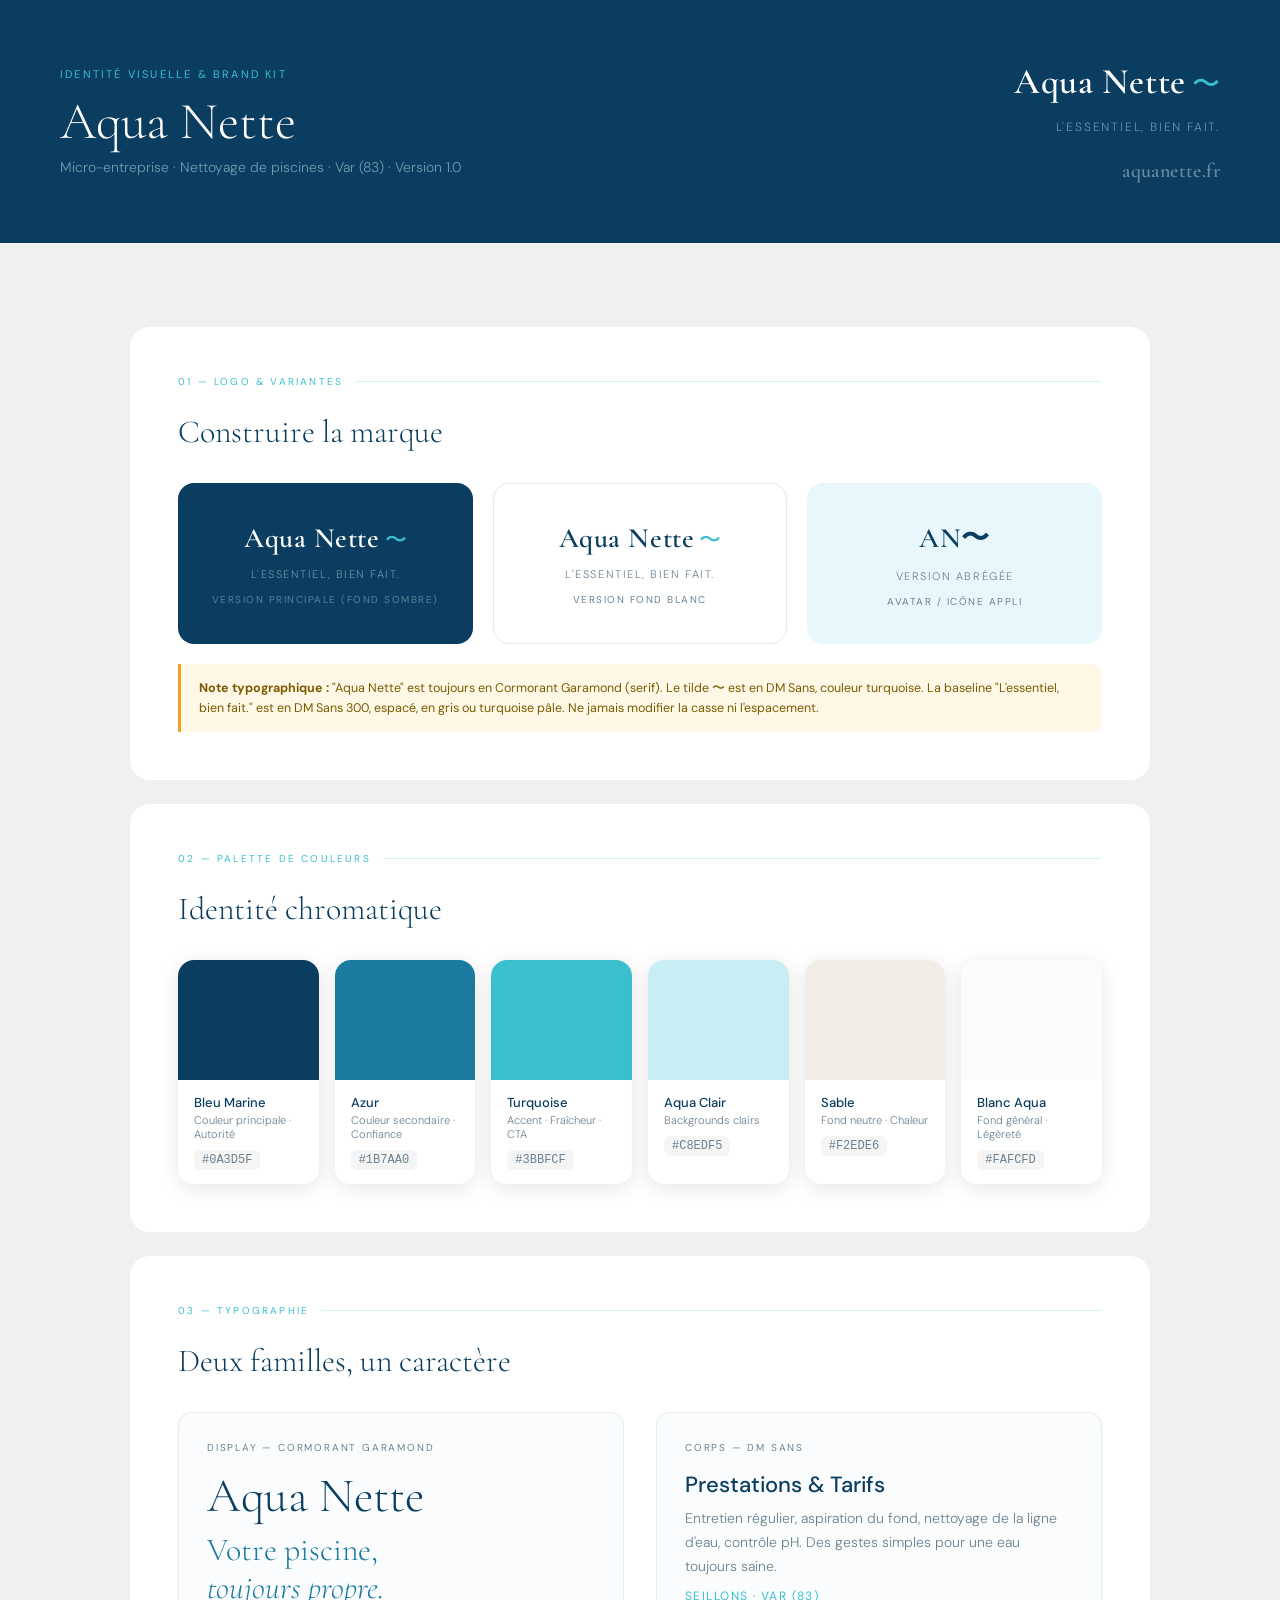
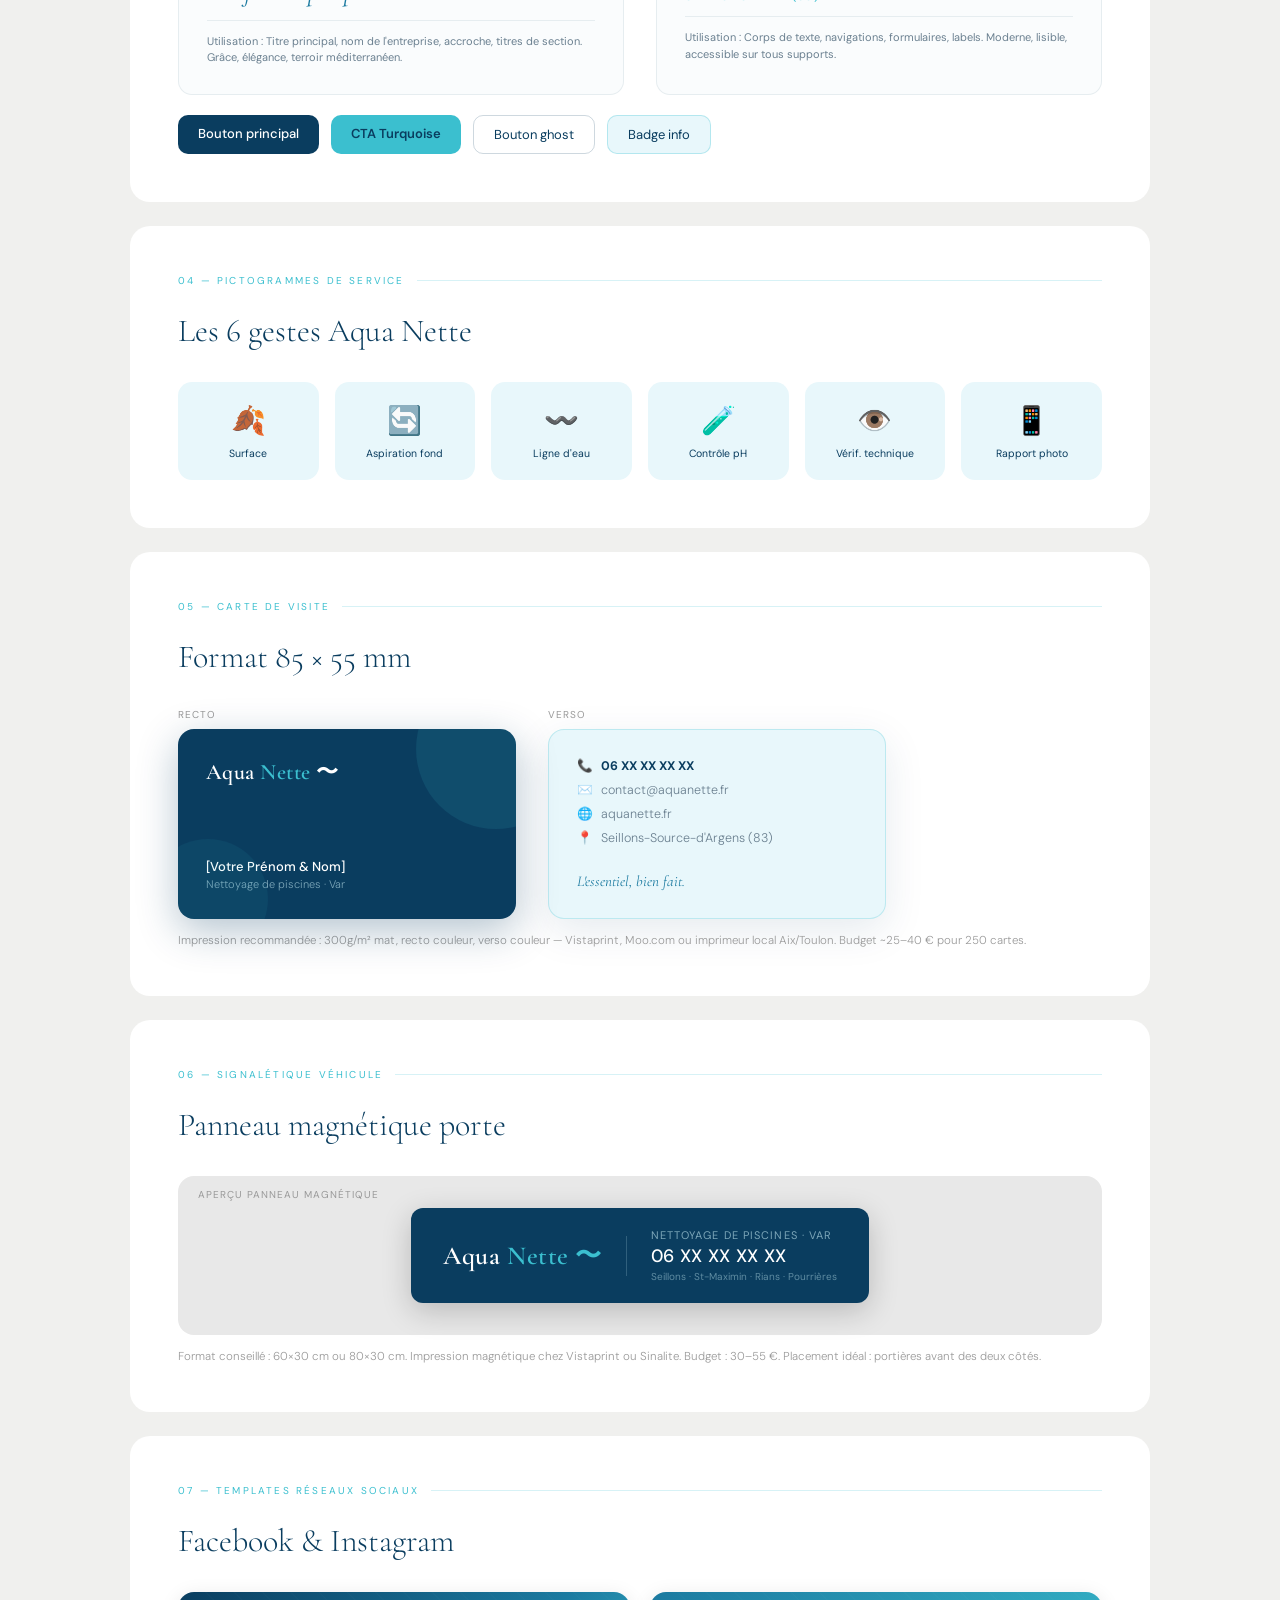
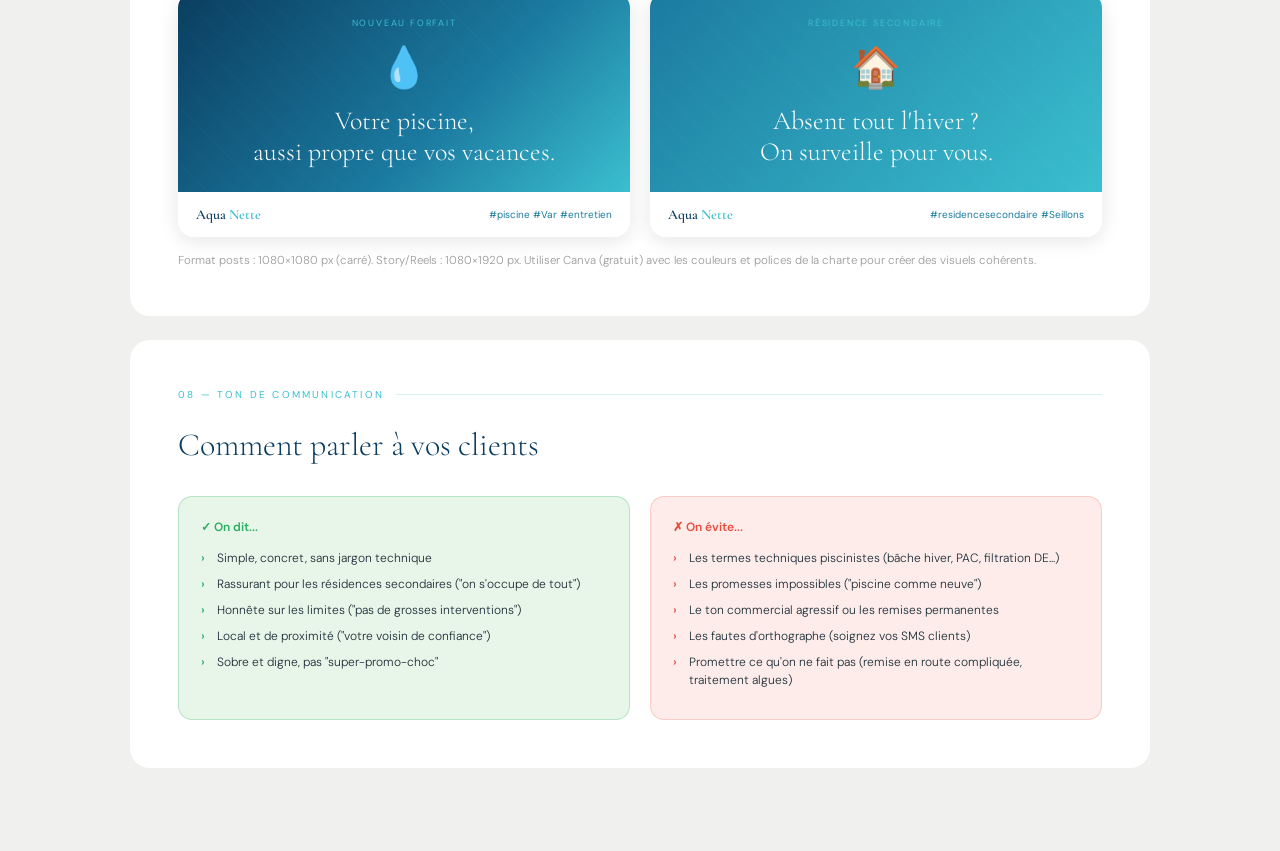
<file: aquanette_charte.html>
<!DOCTYPE html>
<html lang="fr">
<head>
<meta charset="UTF-8">
<meta name="viewport" content="width=device-width, initial-scale=1.0">
<title>Aqua Nette — Charte Graphique</title>
<link href="https://fonts.googleapis.com/css2?family=Cormorant+Garamond:ital,wght@0,300;0,400;0,600;1,300;1,400&family=DM+Sans:wght@300;400;500;600&display=swap" rel="stylesheet">
<style>
:root {
  --bleu: #0A3D5F;
  --azure: #1B7AA0;
  --turquoise: #3BBFCF;
  --aqua-clair: #C8EDF5;
  --eau: #E8F7FB;
  --blanc: #FAFCFD;
  --sable: #F2EDE6;
  --texte: #1A2B35;
  --gris: #6B8090;
}
*, *::before, *::after { box-sizing: border-box; margin: 0; padding: 0; }
body {
  font-family: 'DM Sans', sans-serif;
  background: #F0F0EE;
  color: var(--texte);
}

.page {
  max-width: 1100px;
  margin: 0 auto;
  padding: 60px 40px;
}

/* Header */
.brand-header {
  background: var(--bleu);
  padding: 60px 60px;
  margin-bottom: 0;
  display: flex; align-items: center; justify-content: space-between;
}
/*.brand-header-left {}*/
.brand-doc-label {
  font-size: 11px; letter-spacing: 0.2em; text-transform: uppercase;
  color: var(--turquoise); margin-bottom: 12px;
}
.brand-doc-title {
  font-family: 'Cormorant Garamond', serif;
  font-size: 52px; font-weight: 300; color: white; line-height: 1.1;
}
.brand-doc-sub { font-size: 14px; color: rgba(200,237,245,0.55); font-weight: 300; margin-top: 8px; }

/* Logo showcase */
.logo-showcase {
  display: flex; gap: 16px; flex-direction: column; align-items: flex-end;
}
.logo-variant {
  display: flex; align-items: baseline; gap: 6px;
}
.logo-main {
  font-family: 'Cormorant Garamond', serif;
  font-size: 36px; font-weight: 600; color: white; letter-spacing: 0.02em;
}
.logo-wave-main { color: var(--turquoise); font-size: 28px; }
.logo-sub-main { font-size: 12px; letter-spacing: 0.15em; text-transform: uppercase; color: rgba(200,237,245,0.5); font-weight: 300; }

.logo-sm { font-size: 20px !important; }
.logo-wave-sm { font-size: 16px !important; }

/* Section layout */
.section {
  background: white;
  border-radius: 20px;
  padding: 48px;
  margin: 24px 0;
}
.section-label {
  font-size: 10px; letter-spacing: 0.22em; text-transform: uppercase;
  color: var(--turquoise); margin-bottom: 24px;
  display: flex; align-items: center; gap: 12px;
}
.section-label::after { content: ''; flex:1; height: 1px; background: rgba(59,191,207,0.2); }
.section-title {
  font-family: 'Cormorant Garamond', serif;
  font-size: 32px; font-weight: 300; color: var(--bleu);
  margin-bottom: 32px;
}

/* ── COULEURS ── */
.colors-grid { display: flex; gap: 16px; flex-wrap: wrap; }
.color-swatch {
  flex: 1; min-width: 140px;
  border-radius: 16px; overflow: hidden;
  box-shadow: 0 4px 20px rgba(0,0,0,0.1);
}
.swatch-color { height: 120px; }
.swatch-info { padding: 14px 16px; background: white; }
.swatch-name { font-size: 13px; font-weight: 500; color: var(--bleu); margin-bottom: 2px; }
.swatch-role { font-size: 11px; color: var(--gris); font-weight: 300; margin-bottom: 6px; }
.swatch-hex { font-size: 12px; color: var(--gris); font-family: monospace; background: #f5f5f5; padding: 3px 8px; border-radius: 6px; display: inline-block; }

/* ── TYPO ── */
.typo-showcase { display: grid; grid-template-columns: 1fr 1fr; gap: 32px; }
.typo-block { padding: 28px; background: var(--blanc); border-radius: 14px; border: 1px solid rgba(10,61,95,0.08); }
.typo-label { font-size: 10px; letter-spacing: 0.18em; text-transform: uppercase; color: var(--gris); margin-bottom: 16px; }
.typo-demo-cormorant { font-family: 'Cormorant Garamond', serif; }
.typo-demo-dm { font-family: 'DM Sans', sans-serif; }
.typo-usage { font-size: 11px; color: var(--gris); margin-top: 12px; padding-top: 12px; border-top: 1px solid rgba(10,61,95,0.08); line-height: 1.5; }

/* ── LOGO VARIATIONS ── */
.logo-variations {
  display: grid; grid-template-columns: repeat(3, 1fr); gap: 20px;
}
.logo-var-box {
  padding: 36px 24px;
  border-radius: 16px;
  display: flex; flex-direction: column;
  align-items: center; justify-content: center;
  gap: 12px;
}
.logo-var-box.dark { background: var(--bleu); }
.logo-var-box.light { background: white; border: 1px solid rgba(10,61,95,0.1); }
.logo-var-box.color { background: var(--eau); }
.logo-var-label { font-size: 10px; letter-spacing: 0.15em; text-transform: uppercase; color: var(--gris); }
.logo-var-box.dark .logo-var-label { color: rgba(200,237,245,0.4); }

.ln { display: flex; align-items: baseline; gap: 5px; }
.lnt { font-family: 'Cormorant Garamond', serif; font-weight: 600; letter-spacing: 0.02em; }
.lnw { font-family: 'DM Sans', sans-serif; }

/* ── ICONS / PICTOGRAMMES ── */
.icons-grid { display: grid; grid-template-columns: repeat(6, 1fr); gap: 16px; }
.icon-item {
  display: flex; flex-direction: column; align-items: center;
  gap: 8px; padding: 20px 12px;
  background: var(--eau);
  border-radius: 14px;
  text-align: center;
}
.icon-emoji { font-size: 28px; }
.icon-label { font-size: 10.5px; color: var(--bleu); font-weight: 400; line-height: 1.3; }

/* ── CARTE DE VISITE ── */
.cartes {
  display: flex; gap: 32px; flex-wrap: wrap;
}

.carte-recto {
  width: 338px; height: 190px;
  border-radius: 16px;
  background: var(--bleu);
  position: relative; overflow: hidden;
  box-shadow: 0 12px 40px rgba(10,61,95,0.3);
  padding: 28px;
  display: flex; flex-direction: column; justify-content: space-between;
}
.carte-recto::before {
  content: '';
  position: absolute; top: -60px; right: -60px;
  width: 160px; height: 160px;
  border-radius: 50%;
  background: rgba(59,191,207,0.12);
}
.carte-recto::after {
  content: '';
  position: absolute; bottom: -40px; left: -30px;
  width: 120px; height: 120px;
  border-radius: 50%;
  background: rgba(59,191,207,0.07);
}

.cv-logo { font-family: 'Cormorant Garamond', serif; font-size: 22px; font-weight: 600; color: white; letter-spacing: 0.02em; }
.cv-logo span { color: var(--turquoise); }
.cv-name { font-size: 13px; font-weight: 500; color: white; }
.cv-role { font-size: 11px; color: rgba(200,237,245,0.6); font-weight: 300; margin-top: 2px; }

.carte-verso {
  width: 338px; height: 190px;
  border-radius: 16px;
  background: var(--eau);
  border: 1px solid rgba(59,191,207,0.25);
  box-shadow: 0 12px 40px rgba(10,61,95,0.1);
  padding: 28px;
  display: flex; flex-direction: column; justify-content: space-between;
}
.cv-contacts { display: flex; flex-direction: column; gap: 8px; }
.cv-line { font-size: 12.5px; color: var(--bleu); display: flex; align-items: center; gap: 8px; }
.cv-line span { font-weight: 300; color: var(--gris); }
.cv-tagline {
  font-family: 'Cormorant Garamond', serif;
  font-size: 15px; font-style: italic; color: var(--azure);
}

/* ── PANNEAU VÉHICULE ── */
.vehicule-mockup {
  background: #E8E8E8;
  border-radius: 16px;
  padding: 32px;
  display: flex; align-items: center; justify-content: center;
  gap: 20px;
  position: relative;
}
.vehicule-label { position: absolute; top: 12px; left: 20px; font-size: 10px; color: #999; letter-spacing: 0.1em; text-transform: uppercase; }
.panneau {
  background: var(--bleu);
  border-radius: 12px;
  padding: 20px 32px;
  display: flex; align-items: center; gap: 24px;
  box-shadow: 0 8px 30px rgba(0,0,0,0.2);
}
.panneau-logo { font-family: 'Cormorant Garamond', serif; font-size: 26px; font-weight: 600; color: white; letter-spacing: 0.02em; }
.panneau-logo span { color: var(--turquoise); }
.panneau-sep { width: 1px; height: 40px; background: rgba(200,237,245,0.2); }
.panneau-info { display: flex; flex-direction: column; gap: 2px; }
.panneau-service { font-size: 11px; color: rgba(200,237,245,0.6); text-transform: uppercase; letter-spacing: 0.1em; }
.panneau-phone { font-size: 18px; color: white; font-weight: 500; letter-spacing: 0.02em; }
.panneau-zone { font-size: 10px; color: rgba(200,237,245,0.45); }

/* ── TEMPLATES RÉSEAUX ── */
.reseaux-grid { display: grid; grid-template-columns: 1fr 1fr; gap: 20px; }
.post-template {
  border-radius: 16px; overflow: hidden;
  box-shadow: 0 4px 20px rgba(0,0,0,0.1);
}
.post-img {
  height: 200px;
  background: linear-gradient(135deg, var(--bleu) 0%, var(--azure) 60%, var(--turquoise) 100%);
  display: flex; align-items: center; justify-content: center;
  padding: 24px;
  flex-direction: column;
  gap: 12px;
  text-align: center;
  position: relative;
  overflow: hidden;
}
.post-img::after {
  content: '';
  position: absolute; inset: 0;
  background: repeating-linear-gradient(45deg, rgba(255,255,255,0) 0px, rgba(255,255,255,0.02) 1px, rgba(255,255,255,0) 2px, rgba(255,255,255,0) 20px);
}
.post-type { font-size: 9px; letter-spacing: 0.2em; text-transform: uppercase; color: var(--turquoise); }
.post-text { font-family: 'Cormorant Garamond', serif; font-size: 26px; font-weight: 300; color: white; line-height: 1.2; }
.post-emoji { font-size: 40px; }
.post-footer { background: white; padding: 14px 18px; display: flex; align-items: center; justify-content: space-between; }
.post-footer-logo { font-family: 'Cormorant Garamond', serif; font-size: 14px; color: var(--bleu); font-weight: 600; }
.post-footer-logo span { color: var(--turquoise); }
.post-hashtags { font-size: 10px; color: var(--azure); }

/* ── TONE OF VOICE ── */
.tov-grid { display: grid; grid-template-columns: 1fr 1fr; gap: 20px; }
.tov-card {
  padding: 22px; border-radius: 14px;
}
.tov-card.yes { background: #E8F5E9; border: 1px solid rgba(39,174,96,0.25); }
.tov-card.no { background: #FDECEA; border: 1px solid rgba(231,76,60,0.2); }
.tov-head { font-size: 12px; font-weight: 600; margin-bottom: 14px; display: flex; align-items: center; gap: 6px; }
.tov-head.yes-h { color: #27AE60; }
.tov-head.no-h { color: #E74C3C; }
.tov-item { font-size: 12px; color: var(--texte); margin-bottom: 8px; line-height: 1.5; font-weight: 300; padding-left: 16px; position: relative; }
.tov-item::before { content: '›'; position: absolute; left: 0; font-weight: 600; }
.tov-card.yes .tov-item::before { color: #27AE60; }
.tov-card.no .tov-item::before { color: #E74C3C; }
</style>
</head>
<body>

<!-- HEADER -->
<div class="brand-header">
  <div class="brand-header-left">
    <div class="brand-doc-label">Identité visuelle & Brand Kit</div>
    <div class="brand-doc-title">Aqua Nette</div>
    <div class="brand-doc-sub">Micro-entreprise · Nettoyage de piscines · Var (83) · Version 1.0</div>
  </div>
  <div class="logo-showcase">
    <div class="logo-variant">
      <span class="logo-main">Aqua Nette</span>
      <span class="logo-wave-main">〜</span>
    </div>
    <div class="logo-sub-main">L'essentiel, bien fait.</div>
    <div style="margin-top:8px;">
      <div class="logo-variant">
        <span class="logo-main logo-sm" style="color:rgba(255,255,255,0.4)">aquanette.fr</span>
      </div>
    </div>
  </div>
</div>

<div class="page">

  <!-- ── LOGO ── -->
  <div class="section">
    <div class="section-label">01 — Logo & Variantes</div>
    <div class="section-title">Construire la marque</div>

    <div class="logo-variations">
      <div class="logo-var-box dark">
        <div class="ln">
          <span class="lnt" style="font-size:28px;color:white;letter-spacing:0.02em;">Aqua Nette</span>
          <span class="lnw" style="color:#3BBFCF;font-size:22px;">〜</span>
        </div>
        <div style="font-size:11px;letter-spacing:0.14em;color:rgba(200,237,245,0.5);text-transform:uppercase;font-weight:300;">L'essentiel, bien fait.</div>
        <div class="logo-var-label">Version principale (fond sombre)</div>
      </div>
      <div class="logo-var-box light">
        <div class="ln">
          <span class="lnt" style="font-size:28px;color:#0A3D5F;letter-spacing:0.02em;">Aqua Nette</span>
          <span class="lnw" style="color:#3BBFCF;font-size:22px;">〜</span>
        </div>
        <div style="font-size:11px;letter-spacing:0.14em;color:#6B8090;text-transform:uppercase;font-weight:300;">L'essentiel, bien fait.</div>
        <div class="logo-var-label">Version fond blanc</div>
      </div>
      <div class="logo-var-box color">
        <div class="ln">
          <span class="lnt" style="font-size:28px;color:#0A3D5F;letter-spacing:0.02em;">AN〜</span>
        </div>
        <div style="font-size:11px;letter-spacing:0.14em;color:#6B8090;text-transform:uppercase;font-weight:300;">Version abrégée</div>
        <div class="logo-var-label">Avatar / icône appli</div>
      </div>
    </div>

    <div style="background:#FFF8E7;border-left:3px solid #F4A025;border-radius:0 10px 10px 0;padding:14px 18px;margin-top:20px;font-size:12.5px;color:#7A5C00;line-height:1.6;">
      <strong>Note typographique :</strong> "Aqua Nette" est toujours en Cormorant Garamond (serif). Le tilde 〜 est en DM Sans, couleur turquoise. La baseline "L'essentiel, bien fait." est en DM Sans 300, espacé, en gris ou turquoise pâle. Ne jamais modifier la casse ni l'espacement.
    </div>
  </div>

  <!-- ── COULEURS ── -->
  <div class="section">
    <div class="section-label">02 — Palette de couleurs</div>
    <div class="section-title">Identité chromatique</div>

    <div class="colors-grid">
      <div class="color-swatch">
        <div class="swatch-color" style="background:#0A3D5F;"></div>
        <div class="swatch-info">
          <div class="swatch-name">Bleu Marine</div>
          <div class="swatch-role">Couleur principale · Autorité</div>
          <div class="swatch-hex">#0A3D5F</div>
        </div>
      </div>
      <div class="color-swatch">
        <div class="swatch-color" style="background:#1B7AA0;"></div>
        <div class="swatch-info">
          <div class="swatch-name">Azur</div>
          <div class="swatch-role">Couleur secondaire · Confiance</div>
          <div class="swatch-hex">#1B7AA0</div>
        </div>
      </div>
      <div class="color-swatch">
        <div class="swatch-color" style="background:#3BBFCF;"></div>
        <div class="swatch-info">
          <div class="swatch-name">Turquoise</div>
          <div class="swatch-role">Accent · Fraîcheur · CTA</div>
          <div class="swatch-hex">#3BBFCF</div>
        </div>
      </div>
      <div class="color-swatch">
        <div class="swatch-color" style="background:#C8EDF5;"></div>
        <div class="swatch-info">
          <div class="swatch-name">Aqua Clair</div>
          <div class="swatch-role">Backgrounds clairs</div>
          <div class="swatch-hex">#C8EDF5</div>
        </div>
      </div>
      <div class="color-swatch">
        <div class="swatch-color" style="background:#F2EDE6;"></div>
        <div class="swatch-info">
          <div class="swatch-name">Sable</div>
          <div class="swatch-role">Fond neutre · Chaleur</div>
          <div class="swatch-hex">#F2EDE6</div>
        </div>
      </div>
      <div class="color-swatch">
        <div class="swatch-color" style="background:#FAFCFD;"></div>
        <div class="swatch-info">
          <div class="swatch-name">Blanc Aqua</div>
          <div class="swatch-role">Fond général · Légèreté</div>
          <div class="swatch-hex">#FAFCFD</div>
        </div>
      </div>
    </div>
  </div>

  <!-- ── TYPO ── -->
  <div class="section">
    <div class="section-label">03 — Typographie</div>
    <div class="section-title">Deux familles, un caractère</div>

    <div class="typo-showcase">
      <div class="typo-block">
        <div class="typo-label">Display — Cormorant Garamond</div>
        <div class="typo-demo-cormorant" style="font-size:48px;font-weight:300;color:#0A3D5F;line-height:1.1;">Aqua Nette</div>
        <div class="typo-demo-cormorant" style="font-size:32px;font-weight:300;color:#1B7AA0;margin-top:8px;line-height:1.2;">Votre piscine,<br><em>toujours propre.</em></div>
        <div class="typo-usage">Utilisation : Titre principal, nom de l'entreprise, accroche, titres de section. Grâce, élégance, terroir méditerranéen.</div>
      </div>
      <div class="typo-block">
        <div class="typo-label">Corps — DM Sans</div>
        <div class="typo-demo-dm" style="font-size:22px;font-weight:500;color:#0A3D5F;margin-bottom:8px;">Prestations & Tarifs</div>
        <div class="typo-demo-dm" style="font-size:14px;font-weight:300;color:#6B8090;line-height:1.7;">Entretien régulier, aspiration du fond, nettoyage de la ligne d'eau, contrôle pH. Des gestes simples pour une eau toujours saine.</div>
        <div class="typo-demo-dm" style="font-size:12px;color:#3BBFCF;margin-top:10px;letter-spacing:0.12em;text-transform:uppercase;">SEILLONS · VAR (83)</div>
        <div class="typo-usage">Utilisation : Corps de texte, navigations, formulaires, labels. Moderne, lisible, accessible sur tous supports.</div>
      </div>
    </div>

    <div style="display:flex;gap:12px;margin-top:20px;flex-wrap:wrap;">
      <div style="background:#0A3D5F;color:white;padding:10px 20px;border-radius:10px;font-size:13px;font-family:'DM Sans',sans-serif;font-weight:500;">Bouton principal</div>
      <div style="background:#3BBFCF;color:#0A3D5F;padding:10px 20px;border-radius:10px;font-size:13px;font-family:'DM Sans',sans-serif;font-weight:600;">CTA Turquoise</div>
      <div style="border:1px solid rgba(10,61,95,0.2);color:#0A3D5F;padding:10px 20px;border-radius:10px;font-size:13px;font-family:'DM Sans',sans-serif;font-weight:400;">Bouton ghost</div>
      <div style="background:#E8F7FB;color:#0A3D5F;padding:10px 20px;border-radius:10px;font-size:13px;font-family:'DM Sans',sans-serif;font-weight:400;border:1px solid rgba(59,191,207,0.3);">Badge info</div>
    </div>
  </div>

  <!-- ── ICÔNES ── -->
  <div class="section">
    <div class="section-label">04 — Pictogrammes de service</div>
    <div class="section-title">Les 6 gestes Aqua Nette</div>
    <div class="icons-grid">
      <div class="icon-item"><div class="icon-emoji">🍂</div><div class="icon-label">Surface</div></div>
      <div class="icon-item"><div class="icon-emoji">🔄</div><div class="icon-label">Aspiration fond</div></div>
      <div class="icon-item"><div class="icon-emoji">〰️</div><div class="icon-label">Ligne d'eau</div></div>
      <div class="icon-item"><div class="icon-emoji">🧪</div><div class="icon-label">Contrôle pH</div></div>
      <div class="icon-item"><div class="icon-emoji">👁️</div><div class="icon-label">Vérif. technique</div></div>
      <div class="icon-item"><div class="icon-emoji">📱</div><div class="icon-label">Rapport photo</div></div>
    </div>
  </div>

  <!-- ── CARTE DE VISITE ── -->
  <div class="section">
    <div class="section-label">05 — Carte de visite</div>
    <div class="section-title">Format 85 × 55 mm</div>
    <div class="cartes">
      <div>
        <div style="font-size:10px;color:#999;letter-spacing:0.1em;text-transform:uppercase;margin-bottom:8px;">Recto</div>
        <div class="carte-recto">
          <div>
            <div class="cv-logo">Aqua <span>Nette</span> 〜</div>
          </div>
          <div>
            <div class="cv-name">[Votre Prénom & Nom]</div>
            <div class="cv-role">Nettoyage de piscines · Var</div>
          </div>
        </div>
      </div>
      <div>
        <div style="font-size:10px;color:#999;letter-spacing:0.1em;text-transform:uppercase;margin-bottom:8px;">Verso</div>
        <div class="carte-verso">
          <div class="cv-contacts">
            <div class="cv-line">📞 <strong>06 XX XX XX XX</strong></div>
            <div class="cv-line">✉️ <span>contact@aquanette.fr</span></div>
            <div class="cv-line">🌐 <span>aquanette.fr</span></div>
            <div class="cv-line">📍 <span>Seillons-Source-d'Argens (83)</span></div>
          </div>
          <div class="cv-tagline">L'essentiel, bien fait.</div>
        </div>
      </div>
    </div>
    <p style="font-size:11.5px;color:#999;margin-top:14px;font-weight:300;">Impression recommandée : 300g/m² mat, recto couleur, verso couleur — Vistaprint, Moo.com ou imprimeur local Aix/Toulon. Budget ~25–40 € pour 250 cartes.</p>
  </div>

  <!-- ── VÉHICULE ── -->
  <div class="section">
    <div class="section-label">06 — Signalétique véhicule</div>
    <div class="section-title">Panneau magnétique porte</div>
    <div class="vehicule-mockup">
      <div class="vehicule-label">Aperçu panneau magnétique</div>
      <div class="panneau">
        <div>
          <div class="panneau-logo">Aqua <span>Nette 〜</span></div>
        </div>
        <div class="panneau-sep"></div>
        <div class="panneau-info">
          <div class="panneau-service">Nettoyage de piscines · Var</div>
          <div class="panneau-phone">06 XX XX XX XX</div>
          <div class="panneau-zone">Seillons · St-Maximin · Rians · Pourrières</div>
        </div>
      </div>
    </div>
    <p style="font-size:11.5px;color:#999;margin-top:14px;font-weight:300;">Format conseillé : 60×30 cm ou 80×30 cm. Impression magnétique chez Vistaprint ou Sinalite. Budget : 30–55 €. Placement idéal : portières avant des deux côtés.</p>
  </div>

  <!-- ── RÉSEAUX SOCIAUX ── -->
  <div class="section">
    <div class="section-label">07 — Templates réseaux sociaux</div>
    <div class="section-title">Facebook & Instagram</div>
    <div class="reseaux-grid">
      <div class="post-template">
        <div class="post-img">
          <div class="post-type">Nouveau forfait</div>
          <div class="post-emoji">💧</div>
          <div class="post-text">Votre piscine,<br>aussi propre que vos vacances.</div>
        </div>
        <div class="post-footer">
          <div class="post-footer-logo">Aqua <span>Nette</span></div>
          <div class="post-hashtags">#piscine #Var #entretien</div>
        </div>
      </div>
      <div class="post-template">
        <div class="post-img" style="background:linear-gradient(135deg,#1B7AA0 0%,#3BBFCF 100%);">
          <div class="post-type">Résidence secondaire</div>
          <div class="post-emoji">🏠</div>
          <div class="post-text">Absent tout l'hiver ?<br>On surveille pour vous.</div>
        </div>
        <div class="post-footer">
          <div class="post-footer-logo">Aqua <span>Nette</span></div>
          <div class="post-hashtags">#residencesecondaire #Seillons</div>
        </div>
      </div>
    </div>
    <p style="font-size:11.5px;color:#999;margin-top:16px;font-weight:300;">Format posts : 1080×1080 px (carré). Story/Reels : 1080×1920 px. Utiliser Canva (gratuit) avec les couleurs et polices de la charte pour créer des visuels cohérents.</p>
  </div>

  <!-- ── TONE OF VOICE ── -->
  <div class="section">
    <div class="section-label">08 — Ton de communication</div>
    <div class="section-title">Comment parler à vos clients</div>
    <div class="tov-grid">
      <div class="tov-card yes">
        <div class="tov-head yes-h">✓ On dit...</div>
        <div class="tov-item">Simple, concret, sans jargon technique</div>
        <div class="tov-item">Rassurant pour les résidences secondaires ("on s'occupe de tout")</div>
        <div class="tov-item">Honnête sur les limites ("pas de grosses interventions")</div>
        <div class="tov-item">Local et de proximité ("votre voisin de confiance")</div>
        <div class="tov-item">Sobre et digne, pas "super-promo-choc"</div>
      </div>
      <div class="tov-card no">
        <div class="tov-head no-h">✗ On évite...</div>
        <div class="tov-item">Les termes techniques piscinistes (bâche hiver, PAC, filtration DE...)</div>
        <div class="tov-item">Les promesses impossibles ("piscine comme neuve")</div>
        <div class="tov-item">Le ton commercial agressif ou les remises permanentes</div>
        <div class="tov-item">Les fautes d'orthographe (soignez vos SMS clients)</div>
        <div class="tov-item">Promettre ce qu'on ne fait pas (remise en route compliquée, traitement algues)</div>
      </div>
    </div>
  </div>

</div>
</body>
</html>
</file>
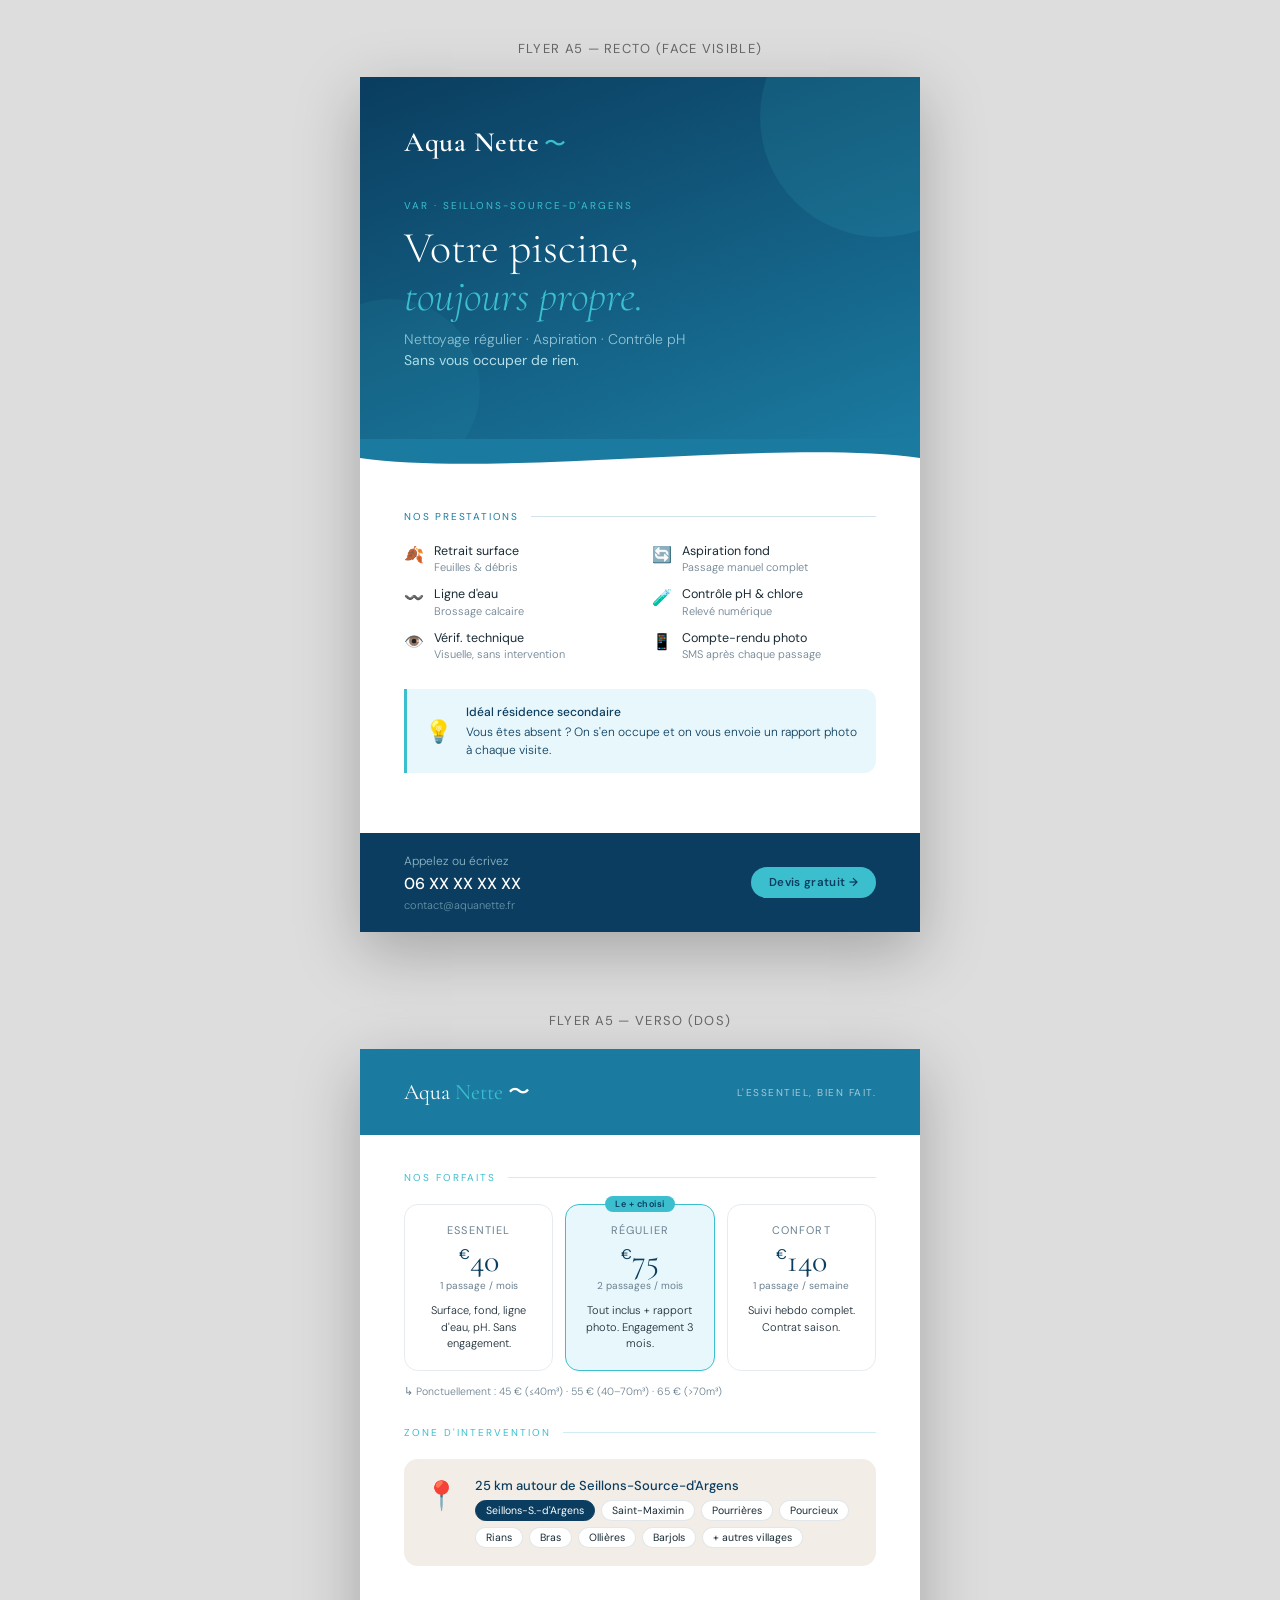
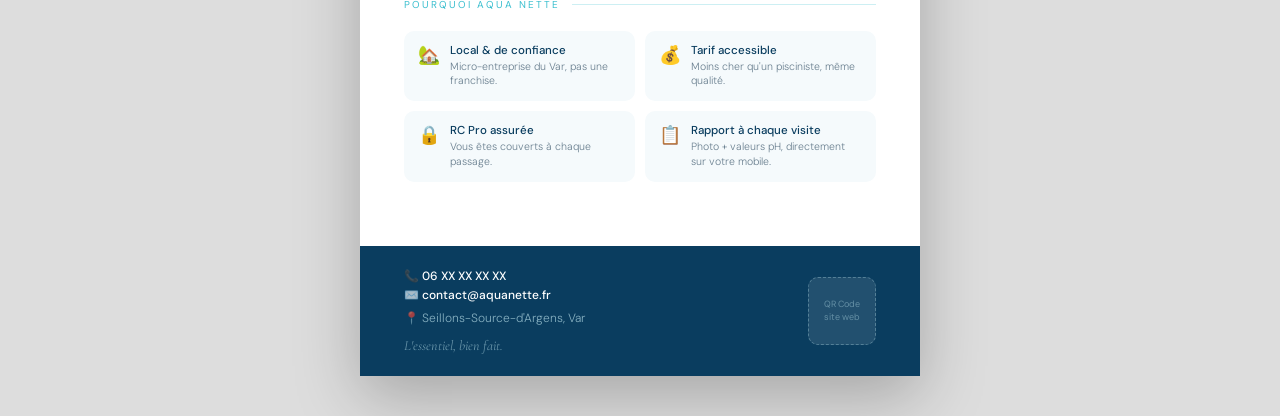
<file: aquanette_flyer.html>
<!DOCTYPE html>
<html lang="fr">
<head>
<meta charset="UTF-8">
<meta name="viewport" content="width=device-width, initial-scale=1.0">
<title>Aqua Nette — Flyers Imprimables</title>
<link href="https://fonts.googleapis.com/css2?family=Cormorant+Garamond:ital,wght@0,300;0,400;0,600;1,300;1,400&family=DM+Sans:wght@300;400;500;600&display=swap" rel="stylesheet">
<style>
* { box-sizing: border-box; margin: 0; padding: 0; }
body {
  background: #ddd;
  font-family: 'DM Sans', sans-serif;
  padding: 40px;
  display: flex;
  flex-direction: column;
  align-items: center;
  gap: 60px;
}

.flyer-label {
  font-family: 'DM Sans', sans-serif;
  font-size: 13px;
  color: #666;
  text-align: center;
  margin-bottom: -40px;
  letter-spacing: 0.1em;
  text-transform: uppercase;
}

/* ── A5 = 148×210mm → à 96dpi ≈ 560×793px ── */
.flyer {
  width: 560px;
  min-height: 793px;
  background: white;
  box-shadow: 0 20px 60px rgba(0,0,0,0.25);
  position: relative;
  overflow: hidden;
  display: flex;
  flex-direction: column;
}

/* === RECTO === */
.recto {
  background: #0A3D5F;
  flex: 1;
}

/* Top wave bg */
.recto-top {
  background: linear-gradient(160deg, #0A3D5F 0%, #1B7AA0 100%);
  padding: 48px 44px 40px;
  position: relative;
  overflow: hidden;
}

.recto-top::before {
  content: '';
  position: absolute; top: -80px; right: -80px;
  width: 240px; height: 240px;
  border-radius: 50%;
  background: rgba(59,191,207,0.12);
}
.recto-top::after {
  content: '';
  position: absolute; bottom: -40px; left: -60px;
  width: 180px; height: 180px;
  border-radius: 50%;
  background: rgba(59,191,207,0.08);
}

.logo-flyer {
  display: flex; align-items: baseline; gap: 4px;
  margin-bottom: 40px;
}
.logo-flyer-text {
  font-family: 'Cormorant Garamond', serif;
  font-size: 28px;
  font-weight: 600;
  color: white;
  letter-spacing: 0.02em;
}
.logo-flyer-wave { color: #3BBFCF; font-size: 22px; }

.hero-eyebrow-f {
  font-size: 10px;
  letter-spacing: 0.2em;
  text-transform: uppercase;
  color: #3BBFCF;
  margin-bottom: 12px;
  display: block;
}

.hero-title-f {
  font-family: 'Cormorant Garamond', serif;
  font-size: 44px;
  font-weight: 300;
  color: white;
  line-height: 1.1;
  margin-bottom: 8px;
}
.hero-title-f em { font-style: italic; color: #3BBFCF; }

.hero-sub-f {
  font-size: 14px;
  color: rgba(200,237,245,0.7);
  font-weight: 300;
  margin-bottom: 28px;
  line-height: 1.5;
}

/* Water wave SVG separator */
.wave-sep { width: 100%; display: block; margin-top: -1px; }

/* Middle section */
.recto-mid {
  background: white;
  padding: 32px 44px;
  flex: 1;
}

.prestations-title {
  font-size: 10px;
  letter-spacing: 0.18em;
  text-transform: uppercase;
  color: #1B7AA0;
  margin-bottom: 20px;
  display: flex; align-items: center; gap: 12px;
}
.prestations-title::after {
  content: '';
  flex: 1;
  height: 1px;
  background: rgba(27,122,160,0.2);
}

.presta-list {
  display: grid;
  grid-template-columns: 1fr 1fr;
  gap: 12px 24px;
  margin-bottom: 28px;
}
.presta-item {
  display: flex; align-items: flex-start; gap: 10px;
}
.presta-icon { font-size: 16px; flex-shrink: 0; margin-top: 1px; }
.presta-text { font-size: 12.5px; color: #1A2B35; line-height: 1.4; font-weight: 400; }
.presta-sub { font-size: 11px; color: #6B8090; font-weight: 300; }

/* Highlight box */
.highlight-box {
  background: #E8F7FB;
  border-left: 3px solid #3BBFCF;
  border-radius: 0 12px 12px 0;
  padding: 14px 18px;
  margin-bottom: 28px;
  display: flex; align-items: center; gap: 14px;
}
.highlight-icon { font-size: 22px; }
.highlight-text { font-size: 12px; color: #0A3D5F; line-height: 1.5; font-weight: 300; }
.highlight-text strong { font-weight: 500; display: block; margin-bottom: 2px; }

/* Footer strip */
.recto-footer {
  background: #0A3D5F;
  padding: 20px 44px;
  display: flex; align-items: center; justify-content: space-between;
}
.footer-contact { display: flex; flex-direction: column; gap: 4px; }
.footer-contact span { font-size: 12px; color: rgba(200,237,245,0.7); font-weight: 300; }
.footer-contact strong { font-size: 16px; color: white; font-weight: 500; }

.footer-tag {
  background: #3BBFCF;
  color: #0A3D5F;
  padding: 8px 18px;
  border-radius: 100px;
  font-size: 11.5px;
  font-weight: 600;
  letter-spacing: 0.03em;
  text-align: center;
}

/* ======================================================
   VERSO
====================================================== */
.verso {
  width: 560px;
  min-height: 793px;
  background: white;
  box-shadow: 0 20px 60px rgba(0,0,0,0.25);
  position: relative;
  overflow: hidden;
  display: flex;
  flex-direction: column;
}

.verso-header {
  background: #1B7AA0;
  padding: 28px 44px;
  display: flex; align-items: center; justify-content: space-between;
}
.verso-logo { font-family: 'Cormorant Garamond', serif; font-size: 22px; color: white; font-weight: 400; }
.verso-logo span { color: #3BBFCF; }
.verso-tag { font-size: 10px; letter-spacing: 0.15em; text-transform: uppercase; color: rgba(255,255,255,0.6); }

.verso-body { flex: 1; padding: 36px 44px; }

.verso-section-title {
  font-size: 10px;
  letter-spacing: 0.2em;
  text-transform: uppercase;
  color: #3BBFCF;
  margin-bottom: 20px;
  display: flex; align-items: center; gap: 12px;
}
.verso-section-title::after { content: ''; flex: 1; height: 1px; background: rgba(59,191,207,0.25); }

/* Tarifs */
.tarifs-f {
  display: flex; gap: 12px;
  margin-bottom: 32px;
}
.tarif-f {
  flex: 1;
  border: 1px solid rgba(10,61,95,0.1);
  border-radius: 14px;
  padding: 18px 14px;
  text-align: center;
  position: relative;
}
.tarif-f.best {
  border-color: #3BBFCF;
  background: #E8F7FB;
}
.tarif-f-best-tag {
  position: absolute; top: -9px; left: 50%; transform: translateX(-50%);
  background: #3BBFCF; color: #0A3D5F;
  font-size: 9px; font-weight: 600;
  padding: 2px 10px; border-radius: 100px;
  letter-spacing: 0.06em;
  white-space: nowrap;
}
.tarif-f-name { font-size: 11px; color: #6B8090; text-transform: uppercase; letter-spacing: 0.1em; margin-bottom: 8px; }
.tarif-f-price { font-family: 'Cormorant Garamond', serif; font-size: 32px; font-weight: 400; color: #0A3D5F; line-height: 1; }
.tarif-f-price sup { font-size: 14px; font-family: 'DM Sans', sans-serif; font-weight: 400; }
.tarif-f-per { font-size: 10px; color: #6B8090; margin-top: 2px; margin-bottom: 10px; }
.tarif-f-desc { font-size: 11px; color: #1A2B35; line-height: 1.5; font-weight: 300; }

/* Zone */
.zone-f {
  background: #F2EDE6;
  border-radius: 14px;
  padding: 18px 20px;
  margin-bottom: 32px;
  display: flex; gap: 16px;
}
.zone-f-icon { font-size: 28px; flex-shrink: 0; }
/*.zone-f-content {}*/
.zone-f-title { font-size: 13px; font-weight: 500; color: #0A3D5F; margin-bottom: 6px; }
.zone-tags {
  display: flex; flex-wrap: wrap; gap: 6px;
}
.ztag {
  background: white;
  border: 1px solid rgba(10,61,95,0.12);
  border-radius: 100px;
  padding: 3px 10px;
  font-size: 10.5px;
  color: #1A2B35;
}
.ztag.main-z { background: #0A3D5F; color: white; border-color: #0A3D5F; }

/* Engagements */
.engagements {
  display: grid; grid-template-columns: 1fr 1fr;
  gap: 10px; margin-bottom: 28px;
}
.engagement {
  display: flex; align-items: flex-start; gap: 10px;
  background: #F5FAFC;
  border-radius: 10px;
  padding: 12px 14px;
}
.eng-icon { font-size: 18px; flex-shrink: 0; }
.eng-title { font-size: 11.5px; font-weight: 500; color: #0A3D5F; margin-bottom: 2px; }
.eng-sub { font-size: 10.5px; color: #6B8090; font-weight: 300; line-height: 1.4; }

/* Bottom contact strip */
.verso-footer {
  background: #0A3D5F;
  padding: 22px 44px;
  display: flex; align-items: center; justify-content: space-between; gap: 20px;
}
.vf-contact { display: flex; flex-direction: column; gap: 3px; }
.vf-line { font-size: 12px; color: rgba(200,237,245,0.65); font-weight: 300; }
.vf-line strong { color: white; font-weight: 500; }
.qr-placeholder {
  width: 68px; height: 68px;
  background: rgba(255,255,255,0.1);
  border-radius: 10px;
  border: 1px dashed rgba(200,237,245,0.3);
  display: flex; align-items: center; justify-content: center;
  font-size: 9px; color: rgba(200,237,245,0.4);
  text-align: center; line-height: 1.4;
  flex-shrink: 0;
}
.vf-tagline { font-size: 11px; color: rgba(200,237,245,0.5); font-style: italic; font-family: 'Cormorant Garamond', serif; font-size: 14px; }

/* Print styles */
@media print {
  body { padding: 0; background: none; gap: 0; }
  .flyer { box-shadow: none; page-break-after: always; }
  .flyer-label { display: none; }
}
</style>
</head>
<body>

<div class="flyer-label">FLYER A5 — RECTO (face visible)</div>

<!-- ═══════════════════════════════════════ RECTO ═══════════════════════════════════════ -->
<div class="flyer recto">
  <div class="recto-top">
    <div class="logo-flyer">
      <span class="logo-flyer-text">Aqua Nette</span>
      <span class="logo-flyer-wave">〜</span>
    </div>
    <span class="hero-eyebrow-f">Var · Seillons-Source-d'Argens</span>
    <h1 class="hero-title-f">Votre piscine,<br><em>toujours propre.</em></h1>
    <p class="hero-sub-f">Nettoyage régulier · Aspiration · Contrôle pH<br>
    <strong style="color:rgba(200,237,245,0.9); font-weight:400;">Sans vous occuper de rien.</strong></p>
  </div>

  <!-- Wave separator -->
  <svg class="wave-sep" viewBox="0 0 560 40" xmlns="http://www.w3.org/2000/svg" style="background:#1B7AA0;">
    <path d="M0,20 C140,40 420,0 560,20 L560,40 L0,40 Z" fill="white"/>
  </svg>

  <div class="recto-mid">
    <div class="prestations-title">Nos prestations</div>

    <div class="presta-list">
      <div class="presta-item">
        <span class="presta-icon">🍂</span>
        <div>
          <div class="presta-text">Retrait surface</div>
          <div class="presta-sub">Feuilles & débris</div>
        </div>
      </div>
      <div class="presta-item">
        <span class="presta-icon">🔄</span>
        <div>
          <div class="presta-text">Aspiration fond</div>
          <div class="presta-sub">Passage manuel complet</div>
        </div>
      </div>
      <div class="presta-item">
        <span class="presta-icon">〰️</span>
        <div>
          <div class="presta-text">Ligne d'eau</div>
          <div class="presta-sub">Brossage calcaire</div>
        </div>
      </div>
      <div class="presta-item">
        <span class="presta-icon">🧪</span>
        <div>
          <div class="presta-text">Contrôle pH & chlore</div>
          <div class="presta-sub">Relevé numérique</div>
        </div>
      </div>
      <div class="presta-item">
        <span class="presta-icon">👁️</span>
        <div>
          <div class="presta-text">Vérif. technique</div>
          <div class="presta-sub">Visuelle, sans intervention</div>
        </div>
      </div>
      <div class="presta-item">
        <span class="presta-icon">📱</span>
        <div>
          <div class="presta-text">Compte-rendu photo</div>
          <div class="presta-sub">SMS après chaque passage</div>
        </div>
      </div>
    </div>

    <div class="highlight-box">
      <div class="highlight-icon">💡</div>
      <div class="highlight-text">
        <strong>Idéal résidence secondaire</strong>
        Vous êtes absent ? On s'en occupe et on vous envoie un rapport photo à chaque visite.
      </div>
    </div>
  </div>

  <!-- Footer contact -->
  <div class="recto-footer">
    <div class="footer-contact">
      <span>Appelez ou écrivez</span>
      <strong>06 XX XX XX XX</strong>
      <span style="color:rgba(200,237,245,0.5); font-size:11px;">contact@aquanette.fr</span>
    </div>
    <div class="footer-tag">Devis gratuit →</div>
  </div>
</div>


<div class="flyer-label" style="margin-top:20px;">FLYER A5 — VERSO (dos)</div>

<!-- ═══════════════════════════════════════ VERSO ═══════════════════════════════════════ -->
<div class="verso">
  <div class="verso-header">
    <div class="verso-logo">Aqua <span>Nette</span> 〜</div>
    <div class="verso-tag">L'essentiel, bien fait.</div>
  </div>

  <div class="verso-body">

    <!-- TARIFS -->
    <div class="verso-section-title">Nos forfaits</div>
    <div class="tarifs-f">
      <div class="tarif-f">
        <div class="tarif-f-name">Essentiel</div>
        <div class="tarif-f-price"><sup>€</sup>40</div>
        <div class="tarif-f-per">1 passage / mois</div>
        <div class="tarif-f-desc">Surface, fond, ligne d'eau, pH. Sans engagement.</div>
      </div>
      <div class="tarif-f best">
        <div class="tarif-f-best-tag">Le + choisi</div>
        <div class="tarif-f-name">Régulier</div>
        <div class="tarif-f-price"><sup>€</sup>75</div>
        <div class="tarif-f-per">2 passages / mois</div>
        <div class="tarif-f-desc">Tout inclus + rapport photo. Engagement 3 mois.</div>
      </div>
      <div class="tarif-f">
        <div class="tarif-f-name">Confort</div>
        <div class="tarif-f-price"><sup>€</sup>140</div>
        <div class="tarif-f-per">1 passage / semaine</div>
        <div class="tarif-f-desc">Suivi hebdo complet. Contrat saison.</div>
      </div>
    </div>

    <p style="font-size:10.5px; color:#6B8090; margin-top:-18px; margin-bottom:28px; font-weight:300;">
      ↳ Ponctuellement : 45 € (≤40m³) · 55 € (40–70m³) · 65 € (>70m³)
    </p>

    <!-- ZONE -->
    <div class="verso-section-title">Zone d'intervention</div>
    <div class="zone-f">
      <div class="zone-f-icon">📍</div>
      <div class="zone-f-content">
        <div class="zone-f-title">25 km autour de Seillons-Source-d'Argens</div>
        <div class="zone-tags">
          <span class="ztag main-z">Seillons-S.-d'Argens</span>
          <span class="ztag">Saint-Maximin</span>
          <span class="ztag">Pourrières</span>
          <span class="ztag">Pourcieux</span>
          <span class="ztag">Rians</span>
          <span class="ztag">Bras</span>
          <span class="ztag">Ollières</span>
          <span class="ztag">Barjols</span>
          <span class="ztag">+ autres villages</span>
        </div>
      </div>
    </div>

    <!-- ENGAGEMENTS -->
    <div class="verso-section-title">Pourquoi Aqua Nette</div>
    <div class="engagements">
      <div class="engagement">
        <span class="eng-icon">🏡</span>
        <div>
          <div class="eng-title">Local & de confiance</div>
          <div class="eng-sub">Micro-entreprise du Var, pas une franchise.</div>
        </div>
      </div>
      <div class="engagement">
        <span class="eng-icon">💰</span>
        <div>
          <div class="eng-title">Tarif accessible</div>
          <div class="eng-sub">Moins cher qu'un pisciniste, même qualité.</div>
        </div>
      </div>
      <div class="engagement">
        <span class="eng-icon">🔒</span>
        <div>
          <div class="eng-title">RC Pro assurée</div>
          <div class="eng-sub">Vous êtes couverts à chaque passage.</div>
        </div>
      </div>
      <div class="engagement">
        <span class="eng-icon">📋</span>
        <div>
          <div class="eng-title">Rapport à chaque visite</div>
          <div class="eng-sub">Photo + valeurs pH, directement sur votre mobile.</div>
        </div>
      </div>
    </div>

  </div>

  <!-- Bottom footer -->
  <div class="verso-footer">
    <div class="vf-contact">
      <div class="vf-line">📞 <strong>06 XX XX XX XX</strong></div>
      <div class="vf-line">✉️ <strong>contact@aquanette.fr</strong></div>
      <div class="vf-line" style="margin-top:4px;">📍 Seillons-Source-d'Argens, Var</div>
      <div class="vf-tagline" style="margin-top:8px;">L'essentiel, bien fait.</div>
    </div>
    <div class="qr-placeholder">QR Code<br>site web</div>
  </div>
</div>

</body>
</html>
</file>
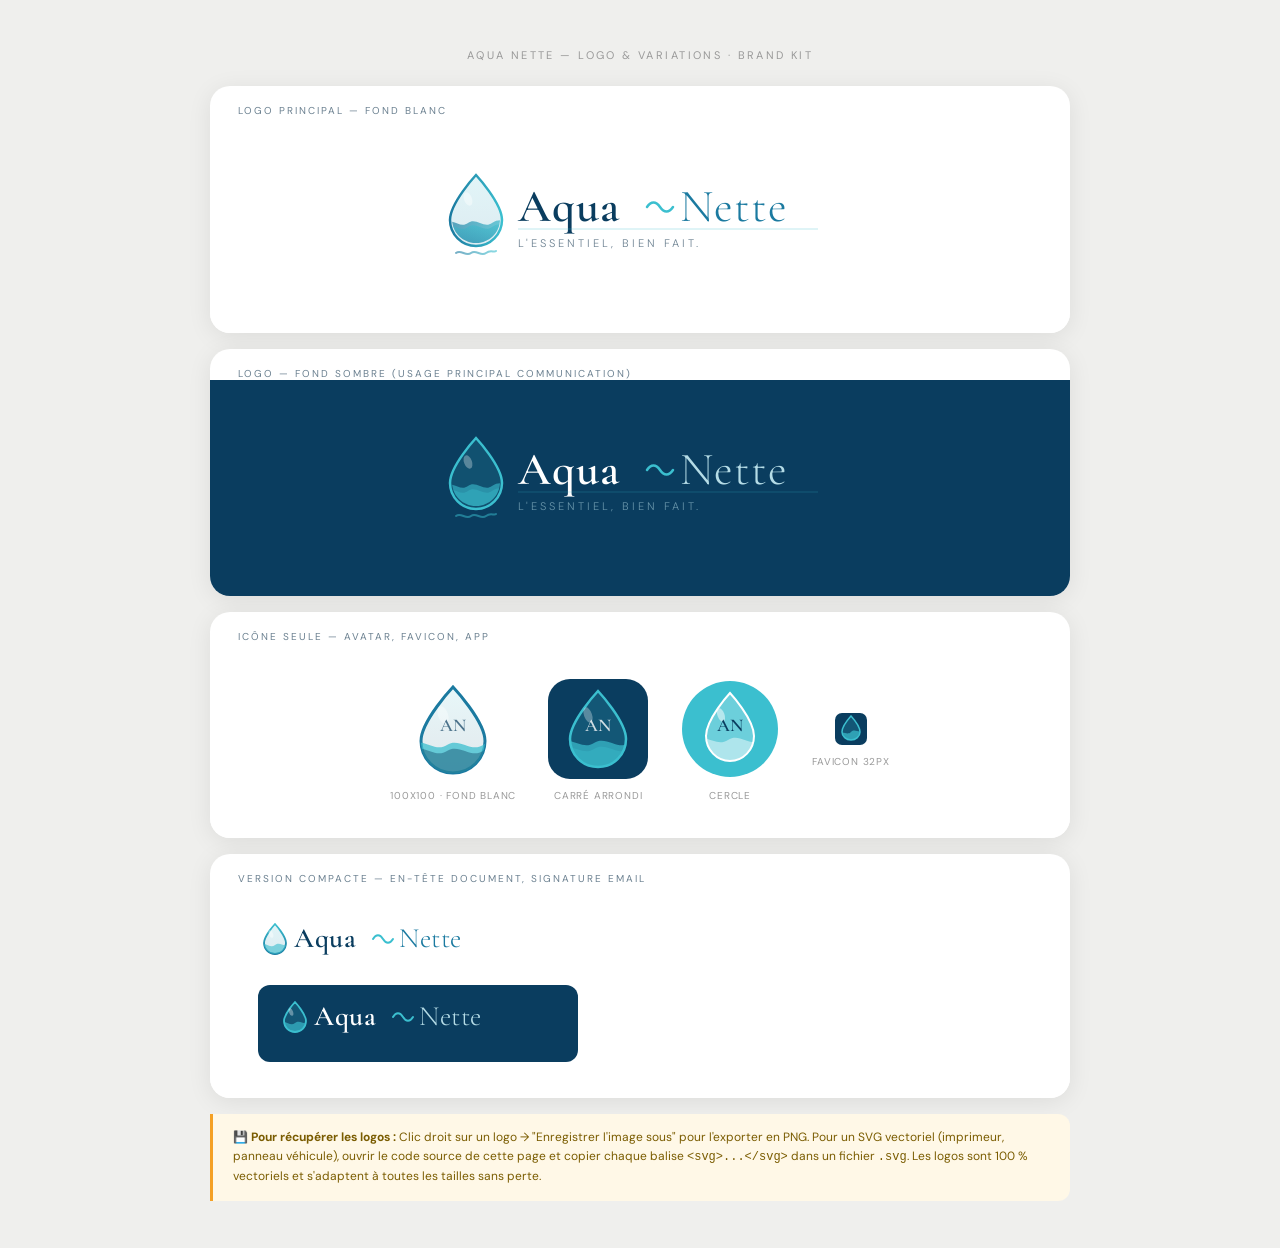
<file: aquanette_logo.html>
<!DOCTYPE html>
<html lang="fr">
<head>
<meta charset="UTF-8">
<meta name="viewport" content="width=device-width, initial-scale=1.0">
<title>Aqua Nette — Logo</title>
<link href="https://fonts.googleapis.com/css2?family=Cormorant+Garamond:ital,wght@0,300;0,400;0,600;1,400&family=DM+Sans:wght@300;400;500&display=swap" rel="stylesheet">
<style>
:root {
  --bleu: #0A3D5F;
  --azure: #1B7AA0;
  --turquoise: #3BBFCF;
  --eau: #E8F7FB;
  --blanc: #FAFCFD;
  --gris: #6B8090;
}
*, *::before, *::after { box-sizing: border-box; margin: 0; padding: 0; }
body {
  font-family: 'DM Sans', sans-serif;
  background: #EFEFED;
  padding: 48px 32px;
  display: flex;
  flex-direction: column;
  align-items: center;
  gap: 16px;
}

.page-title {
  font-family: 'DM Sans', sans-serif;
  font-size: 11px;
  letter-spacing: 0.22em;
  text-transform: uppercase;
  color: #999;
  margin-bottom: 8px;
}

.section-block {
  width: 100%;
  max-width: 860px;
  background: white;
  border-radius: 20px;
  overflow: hidden;
  box-shadow: 0 4px 24px rgba(0,0,0,0.08);
}
.block-label {
  font-size: 10px;
  letter-spacing: 0.2em;
  text-transform: uppercase;
  color: var(--gris);
  padding: 18px 28px 0;
}
.block-inner {
  padding: 28px 28px 32px;
  display: flex;
  align-items: center;
  justify-content: center;
  gap: 48px;
  flex-wrap: wrap;
}
.block-inner.dark { background: var(--bleu); }
.block-inner.mid { background: var(--azure); }
.block-inner.light-bg { background: var(--eau); }
.block-inner.sand { background: #F2EDE6; }
.block-inner.white { background: white; }

/* ── EXPORT NOTE ── */
.export-note {
  width: 100%;
  max-width: 860px;
  background: #FFF8E7;
  border-left: 3px solid #F4A025;
  border-radius: 0 12px 12px 0;
  padding: 14px 20px;
  font-size: 12px;
  color: #7A5C00;
  line-height: 1.6;
}
</style>
</head>
<body>

<div class="page-title">Aqua Nette — Logo & Variations · Brand Kit</div>

<div class="section-block">
  <div class="block-label">Logo principal — Fond blanc</div>
  <div class="block-inner white" style="padding:48px 40px;">
    <svg xmlns="http://www.w3.org/2000/svg" viewBox="0 0 420 120" width="420" height="120">
      <defs>
        <linearGradient id="waveGrad" x1="0%" y1="0%" x2="100%" y2="0%">
          <stop offset="0%" style="stop-color:#1B7AA0"/>
          <stop offset="100%" style="stop-color:#3BBFCF"/>
        </linearGradient>
        <linearGradient id="dropGrad" x1="0%" y1="0%" x2="0%" y2="100%">
          <stop offset="0%" style="stop-color:#3BBFCF"/>
          <stop offset="100%" style="stop-color:#1B7AA0"/>
        </linearGradient>
        <clipPath id="dropClip">
          <path d="M46,12 C46,12 22,38 22,54 C22,67.3 32.7,78 46,78 C59.3,78 70,67.3 70,54 C70,38 46,12 46,12 Z"/>
        </clipPath>
      </defs>
      <path d="M46,10 C46,10 20,38 20,55 C20,69.3 31.7,81 46,81 C60.3,81 72,69.3 72,55 C72,38 46,10 46,10 Z"
            fill="url(#dropGrad)" opacity="0.15"/>
      <path d="M46,10 C46,10 20,38 20,55 C20,69.3 31.7,81 46,81 C60.3,81 72,69.3 72,55 C72,38 46,10 46,10 Z"
            fill="none" stroke="url(#waveGrad)" stroke-width="2.5"/>
      <g clip-path="url(#dropClip)">
        <path d="M14,58 C22,52 30,64 38,58 C46,52 54,64 62,58 C70,52 76,58 80,55 L80,90 L14,90 Z"
              fill="url(#waveGrad)" opacity="0.7"/>
        <path d="M14,62 C22,56 30,68 38,62 C46,56 54,68 62,62 C70,56 76,62 80,59 L80,90 L14,90 Z"
              fill="url(#dropGrad)" opacity="0.5"/>
      </g>

      <ellipse cx="38" cy="34" rx="4" ry="7" fill="white" opacity="0.4" transform="rotate(-20,38,34)"/>

      <path d="M26,88 C31,84 36,92 41,88 C46,84 51,92 56,88 C61,84 64,88 66,86"
            fill="none" stroke="url(#waveGrad)" stroke-width="2" stroke-linecap="round" opacity="0.6"/>

      <text x="88" y="56"
            font-family="Cormorant Garamond, Georgia, serif"
            font-size="46"
            font-weight="600"
            fill="#0A3D5F"
            letter-spacing="1">Aqua</text>

      <path d="M217,42 C221,36 226,36 230,42 C234,48 239,48 243,42"
            fill="none" stroke="#3BBFCF" stroke-width="2.5" stroke-linecap="round"/>

      <text x="250" y="56"
            font-family="Cormorant Garamond, Georgia, serif"
            font-size="46"
            font-weight="300"
            fill="#1B7AA0"
            letter-spacing="1">Nette</text>
      <line x1="88" y1="64" x2="388" y2="64" stroke="#3BBFCF" stroke-width="0.8" opacity="0.4"/>

      <text x="88" y="82"
            font-family="DM Sans, Arial, sans-serif"
            font-size="11"
            font-weight="300"
            fill="#6B8090"
            letter-spacing="3">L'ESSENTIEL, BIEN FAIT.</text>
    </svg>
  </div>
</div>

<div class="section-block">
  <div class="block-label">Logo — Fond sombre (usage principal communication)</div>
  <div class="block-inner dark" style="padding:48px 40px;">
    <svg xmlns="http://www.w3.org/2000/svg" viewBox="0 0 420 120" width="420" height="120">
      <defs>
        <linearGradient id="waveGrad2" x1="0%" y1="0%" x2="100%" y2="0%">
          <stop offset="0%" style="stop-color:#3BBFCF"/>
          <stop offset="100%" style="stop-color:#7DD9E8"/>
        </linearGradient>
        <linearGradient id="dropGrad2" x1="0%" y1="0%" x2="0%" y2="100%">
          <stop offset="0%" style="stop-color:#5ECFDE"/>
          <stop offset="100%" style="stop-color:#3BBFCF"/>
        </linearGradient>
        <clipPath id="dropClip2">
          <path d="M46,12 C46,12 22,38 22,54 C22,67.3 32.7,78 46,78 C59.3,78 70,67.3 70,54 C70,38 46,12 46,12 Z"/>
        </clipPath>
      </defs>
      <path d="M46,10 C46,10 20,38 20,55 C20,69.3 31.7,81 46,81 C60.3,81 72,69.3 72,55 C72,38 46,10 46,10 Z"
            fill="rgba(59,191,207,0.15)"/>
      <path d="M46,10 C46,10 20,38 20,55 C20,69.3 31.7,81 46,81 C60.3,81 72,69.3 72,55 C72,38 46,10 46,10 Z"
            fill="none" stroke="#3BBFCF" stroke-width="2.5"/>
      <g clip-path="url(#dropClip2)">
        <path d="M14,58 C22,52 30,64 38,58 C46,52 54,64 62,58 C70,52 76,58 80,55 L80,90 L14,90 Z"
              fill="#3BBFCF" opacity="0.6"/>
        <path d="M14,63 C22,57 30,69 38,63 C46,57 54,69 62,63 C70,57 76,63 80,60 L80,90 L14,90 Z"
              fill="#3BBFCF" opacity="0.35"/>
      </g>
      <ellipse cx="38" cy="34" rx="4" ry="7" fill="white" opacity="0.3" transform="rotate(-20,38,34)"/>
      <path d="M26,88 C31,84 36,92 41,88 C46,84 51,92 56,88 C61,84 64,88 66,86"
            fill="none" stroke="#3BBFCF" stroke-width="2" stroke-linecap="round" opacity="0.5"/>
      <text x="88" y="56"
            font-family="Cormorant Garamond, Georgia, serif"
            font-size="46" font-weight="600" fill="white" letter-spacing="1">Aqua</text>
      <path d="M217,42 C221,36 226,36 230,42 C234,48 239,48 243,42"
            fill="none" stroke="#3BBFCF" stroke-width="2.5" stroke-linecap="round"/>
      <text x="250" y="56"
            font-family="Cormorant Garamond, Georgia, serif"
            font-size="46" font-weight="300" fill="rgba(200,237,245,0.9)" letter-spacing="1">Nette</text>
      <line x1="88" y1="64" x2="388" y2="64" stroke="#3BBFCF" stroke-width="0.8" opacity="0.3"/>
      <text x="88" y="82"
            font-family="DM Sans, Arial, sans-serif"
            font-size="11" font-weight="300" fill="rgba(200,237,245,0.5)" letter-spacing="3">L'ESSENTIEL, BIEN FAIT.</text>
    </svg>
  </div>
</div>

<div class="section-block">
  <div class="block-label">Icône seule — Avatar, favicon, app</div>
  <div class="block-inner white" style="gap:32px; flex-wrap:wrap; justify-content:center; padding:36px;">

    <div style="display:flex;flex-direction:column;align-items:center;gap:10px;">
      <svg xmlns="http://www.w3.org/2000/svg" viewBox="0 0 100 100" width="100" height="100">
        <defs>
          <linearGradient id="ig1" x1="0%" y1="0%" x2="0%" y2="100%">
            <stop offset="0%" style="stop-color:#3BBFCF"/>
            <stop offset="100%" style="stop-color:#0A3D5F"/>
          </linearGradient>
          <clipPath id="ic1">
            <path d="M50,8 C50,8 18,42 18,62 C18,79.7 32.3,94 50,94 C67.7,94 82,79.7 82,62 C82,42 50,8 50,8 Z"/>
          </clipPath>
        </defs>
        <path d="M50,8 C50,8 18,42 18,62 C18,79.7 32.3,94 50,94 C67.7,94 82,79.7 82,62 C82,42 50,8 50,8 Z"
              fill="url(#ig1)" opacity="0.12"/>
        <path d="M50,8 C50,8 18,42 18,62 C18,79.7 32.3,94 50,94 C67.7,94 82,79.7 82,62 C82,42 50,8 50,8 Z"
              fill="none" stroke="#1B7AA0" stroke-width="3"/>
        <g clip-path="url(#ic1)">
          <path d="M10,66 C20,58 32,74 44,66 C56,58 68,74 80,66 C88,60 92,66 96,63 L96,100 L10,100 Z"
                fill="#3BBFCF" opacity="0.75"/>
          <path d="M10,72 C20,64 32,80 44,72 C56,64 68,80 80,72 C88,66 92,72 96,69 L96,100 L10,100 Z"
                fill="#0A3D5F" opacity="0.4"/>
        </g>
        <ellipse cx="40" cy="36" rx="5" ry="9" fill="white" opacity="0.35" transform="rotate(-20,40,36)"/>

        <text x="50" y="52" font-family="Cormorant Garamond, serif" font-size="18" font-weight="600"
              fill="#0A3D5F" text-anchor="middle" opacity="0.7">AN</text>
      </svg>
      <span style="font-size:10px;color:#999;letter-spacing:0.08em;text-transform:uppercase;">100x100 · fond blanc</span>
    </div>

    <div style="display:flex;flex-direction:column;align-items:center;gap:10px;">
      <svg xmlns="http://www.w3.org/2000/svg" viewBox="0 0 100 100" width="100" height="100">
        <rect width="100" height="100" rx="22" fill="#0A3D5F"/>
        <defs>
          <clipPath id="ic2">
            <path d="M50,12 C50,12 22,42 22,60 C22,75.7 34.3,88 50,88 C65.7,88 78,75.7 78,60 C78,42 50,12 50,12 Z"/>
          </clipPath>
        </defs>
        <path d="M50,12 C50,12 22,42 22,60 C22,75.7 34.3,88 50,88 C65.7,88 78,75.7 78,60 C78,42 50,12 50,12 Z"
              fill="rgba(59,191,207,0.2)"/>
        <path d="M50,12 C50,12 22,42 22,60 C22,75.7 34.3,88 50,88 C65.7,88 78,75.7 78,60 C78,42 50,12 50,12 Z"
              fill="none" stroke="#3BBFCF" stroke-width="2.5"/>
        <g clip-path="url(#ic2)">
          <path d="M12,64 C22,56 34,72 46,64 C58,56 70,72 82,64 C88,60 92,64 94,62 L94,96 L12,96 Z"
                fill="#3BBFCF" opacity="0.7"/>
          <path d="M12,70 C22,62 34,78 46,70 C58,62 70,78 82,70 C88,66 92,70 94,68 L94,96 L12,96 Z"
                fill="#3BBFCF" opacity="0.35"/>
        </g>
        <ellipse cx="40" cy="36" rx="4" ry="8" fill="white" opacity="0.3" transform="rotate(-20,40,36)"/>
        <text x="50" y="52" font-family="Cormorant Garamond, serif" font-size="18" font-weight="600"
              fill="white" text-anchor="middle" opacity="0.8">AN</text>
      </svg>
      <span style="font-size:10px;color:#999;letter-spacing:0.08em;text-transform:uppercase;">Carré arrondi</span>
    </div>

    <div style="display:flex;flex-direction:column;align-items:center;gap:10px;">
      <svg xmlns="http://www.w3.org/2000/svg" viewBox="0 0 100 100" width="100" height="100">
        <circle cx="50" cy="50" r="48" fill="#3BBFCF"/>
        <defs>
          <clipPath id="ic3">
            <path d="M50,14 C50,14 26,40 26,57 C26,70.8 36.7,82 50,82 C63.3,82 74,70.8 74,57 C74,40 50,14 50,14 Z"/>
          </clipPath>
        </defs>
        <path d="M50,14 C50,14 26,40 26,57 C26,70.8 36.7,82 50,82 C63.3,82 74,70.8 74,57 C74,40 50,14 50,14 Z"
              fill="rgba(255,255,255,0.25)"/>
        <path d="M50,14 C50,14 26,40 26,57 C26,70.8 36.7,82 50,82 C63.3,82 74,70.8 74,57 C74,40 50,14 50,14 Z"
              fill="none" stroke="white" stroke-width="2"/>
        <g clip-path="url(#ic3)">
          <path d="M14,61 C24,53 36,69 48,61 C60,53 70,69 82,61 C88,57 92,61 92,59 L92,90 L14,90 Z"
                fill="white" opacity="0.45"/>
        </g>
        <ellipse cx="41" cy="36" rx="3.5" ry="7" fill="white" opacity="0.5" transform="rotate(-20,41,36)"/>
        <text x="50" y="52" font-family="Cormorant Garamond, serif" font-size="18" font-weight="600"
              fill="#0A3D5F" text-anchor="middle">AN</text>
      </svg>
      <span style="font-size:10px;color:#999;letter-spacing:0.08em;text-transform:uppercase;">Cercle</span>
    </div>

    <div style="display:flex;flex-direction:column;align-items:center;gap:10px;">
      <svg xmlns="http://www.w3.org/2000/svg" viewBox="0 0 32 32" width="32" height="32">
        <rect width="32" height="32" rx="7" fill="#0A3D5F"/>
        <defs>
          <clipPath id="ic4">
            <path d="M16,3 C16,3 7,13 7,19 C7,23.4 11.1,27 16,27 C20.9,27 25,23.4 25,19 C25,13 16,3 16,3 Z"/>
          </clipPath>
        </defs>
        <path d="M16,3 C16,3 7,13 7,19 C7,23.4 11.1,27 16,27 C20.9,27 25,23.4 25,19 C25,13 16,3 16,3 Z"
              fill="rgba(59,191,207,0.2)"/>
        <path d="M16,3 C16,3 7,13 7,19 C7,23.4 11.1,27 16,27 C20.9,27 25,23.4 25,19 C25,13 16,3 16,3 Z"
              fill="none" stroke="#3BBFCF" stroke-width="1.5"/>
        <g clip-path="url(#ic4)">
          <path d="M4,21 C8,17 12,23 16,19 C20,15 24,21 28,17 L28,32 L4,32 Z"
                fill="#3BBFCF" opacity="0.7"/>
        </g>
      </svg>
      <span style="font-size:10px;color:#999;letter-spacing:0.08em;text-transform:uppercase;">Favicon 32px</span>
    </div>
  </div>
</div>

<div class="section-block">
  <div class="block-label">Version compacte — En-tête document, signature email</div>
  <div class="block-inner white" style="flex-direction:column; gap:20px; align-items:flex-start; padding:36px 48px;">

    <svg xmlns="http://www.w3.org/2000/svg" viewBox="0 0 280 44" width="280" height="44">
      <defs>
        <linearGradient id="cg1" x1="0%" y1="0%" x2="0%" y2="100%">
          <stop offset="0%" style="stop-color:#3BBFCF"/>
          <stop offset="100%" style="stop-color:#1B7AA0"/>
        </linearGradient>
        <clipPath id="cc1">
          <path d="M17,3 C17,3 6,15 6,22 C6,28.1 11,33 17,33 C23,33 28,28.1 28,22 C28,15 17,3 17,3 Z"/>
        </clipPath>
      </defs>
      <path d="M17,3 C17,3 6,15 6,22 C6,28.1 11,33 17,33 C23,33 28,28.1 28,22 C28,15 17,3 17,3 Z"
            fill="url(#cg1)" opacity="0.15"/>
      <path d="M17,3 C17,3 6,15 6,22 C6,28.1 11,33 17,33 C23,33 28,28.1 28,22 C28,15 17,3 17,3 Z"
            fill="none" stroke="url(#cg1)" stroke-width="1.8"/>
      <g clip-path="url(#cc1)">
        <path d="M2,24 C7,20 12,28 17,24 C22,20 26,27 30,23 L30,36 L2,36 Z" fill="#3BBFCF" opacity="0.6"/>
      </g>
      <ellipse cx="13" cy="13" rx="2" ry="4" fill="white" opacity="0.4" transform="rotate(-20,13,13)"/>
      <text x="36" y="26"
            font-family="Cormorant Garamond, Georgia, serif"
            font-size="28" font-weight="600" fill="#0A3D5F" letter-spacing="0.5">Aqua</text>
      <path d="M115,18 C118,13 122,13 125,18 C128,23 132,23 135,18"
            fill="none" stroke="#3BBFCF" stroke-width="2" stroke-linecap="round"/>
      <text x="141" y="26"
            font-family="Cormorant Garamond, Georgia, serif"
            font-size="28" font-weight="300" fill="#1B7AA0" letter-spacing="0.5">Nette</text>
    </svg>

    <div style="background:#0A3D5F;padding:14px 20px;border-radius:12px;display:inline-block;">
      <svg xmlns="http://www.w3.org/2000/svg" viewBox="0 0 280 44" width="280" height="44">
        <defs>
          <clipPath id="cc2">
            <path d="M17,3 C17,3 6,15 6,22 C6,28.1 11,33 17,33 C23,33 28,28.1 28,22 C28,15 17,3 17,3 Z"/>
          </clipPath>
        </defs>
        <path d="M17,3 C17,3 6,15 6,22 C6,28.1 11,33 17,33 C23,33 28,28.1 28,22 C28,15 17,3 17,3 Z"
              fill="rgba(59,191,207,0.2)"/>
        <path d="M17,3 C17,3 6,15 6,22 C6,28.1 11,33 17,33 C23,33 28,28.1 28,22 C28,15 17,3 17,3 Z"
              fill="none" stroke="#3BBFCF" stroke-width="1.8"/>
        <g clip-path="url(#cc2)">
          <path d="M2,24 C7,20 12,28 17,24 C22,20 26,27 30,23 L30,36 L2,36 Z" fill="#3BBFCF" opacity="0.65"/>
        </g>
        <ellipse cx="13" cy="13" rx="2" ry="4" fill="white" opacity="0.35" transform="rotate(-20,13,13)"/>
        <text x="36" y="26"
              font-family="Cormorant Garamond, Georgia, serif"
              font-size="28" font-weight="600" fill="white" letter-spacing="0.5">Aqua</text>
        <path d="M115,18 C118,13 122,13 125,18 C128,23 132,23 135,18"
              fill="none" stroke="#3BBFCF" stroke-width="2" stroke-linecap="round"/>
        <text x="141" y="26"
              font-family="Cormorant Garamond, Georgia, serif"
              font-size="28" font-weight="300" fill="rgba(200,237,245,0.9)" letter-spacing="0.5">Nette</text>
      </svg>
    </div>

  </div>
</div>

<div class="export-note">
  💾 <strong>Pour récupérer les logos :</strong> Clic droit sur un logo → "Enregistrer l'image sous" pour l'exporter en PNG. Pour un SVG vectoriel (imprimeur, panneau véhicule), ouvrir le code source de cette page et copier chaque balise <code>&lt;svg&gt;...&lt;/svg&gt;</code> dans un fichier <code>.svg</code>. Les logos sont 100 % vectoriels et s'adaptent à toutes les tailles sans perte.
</div>

</body>
</html>
</file>
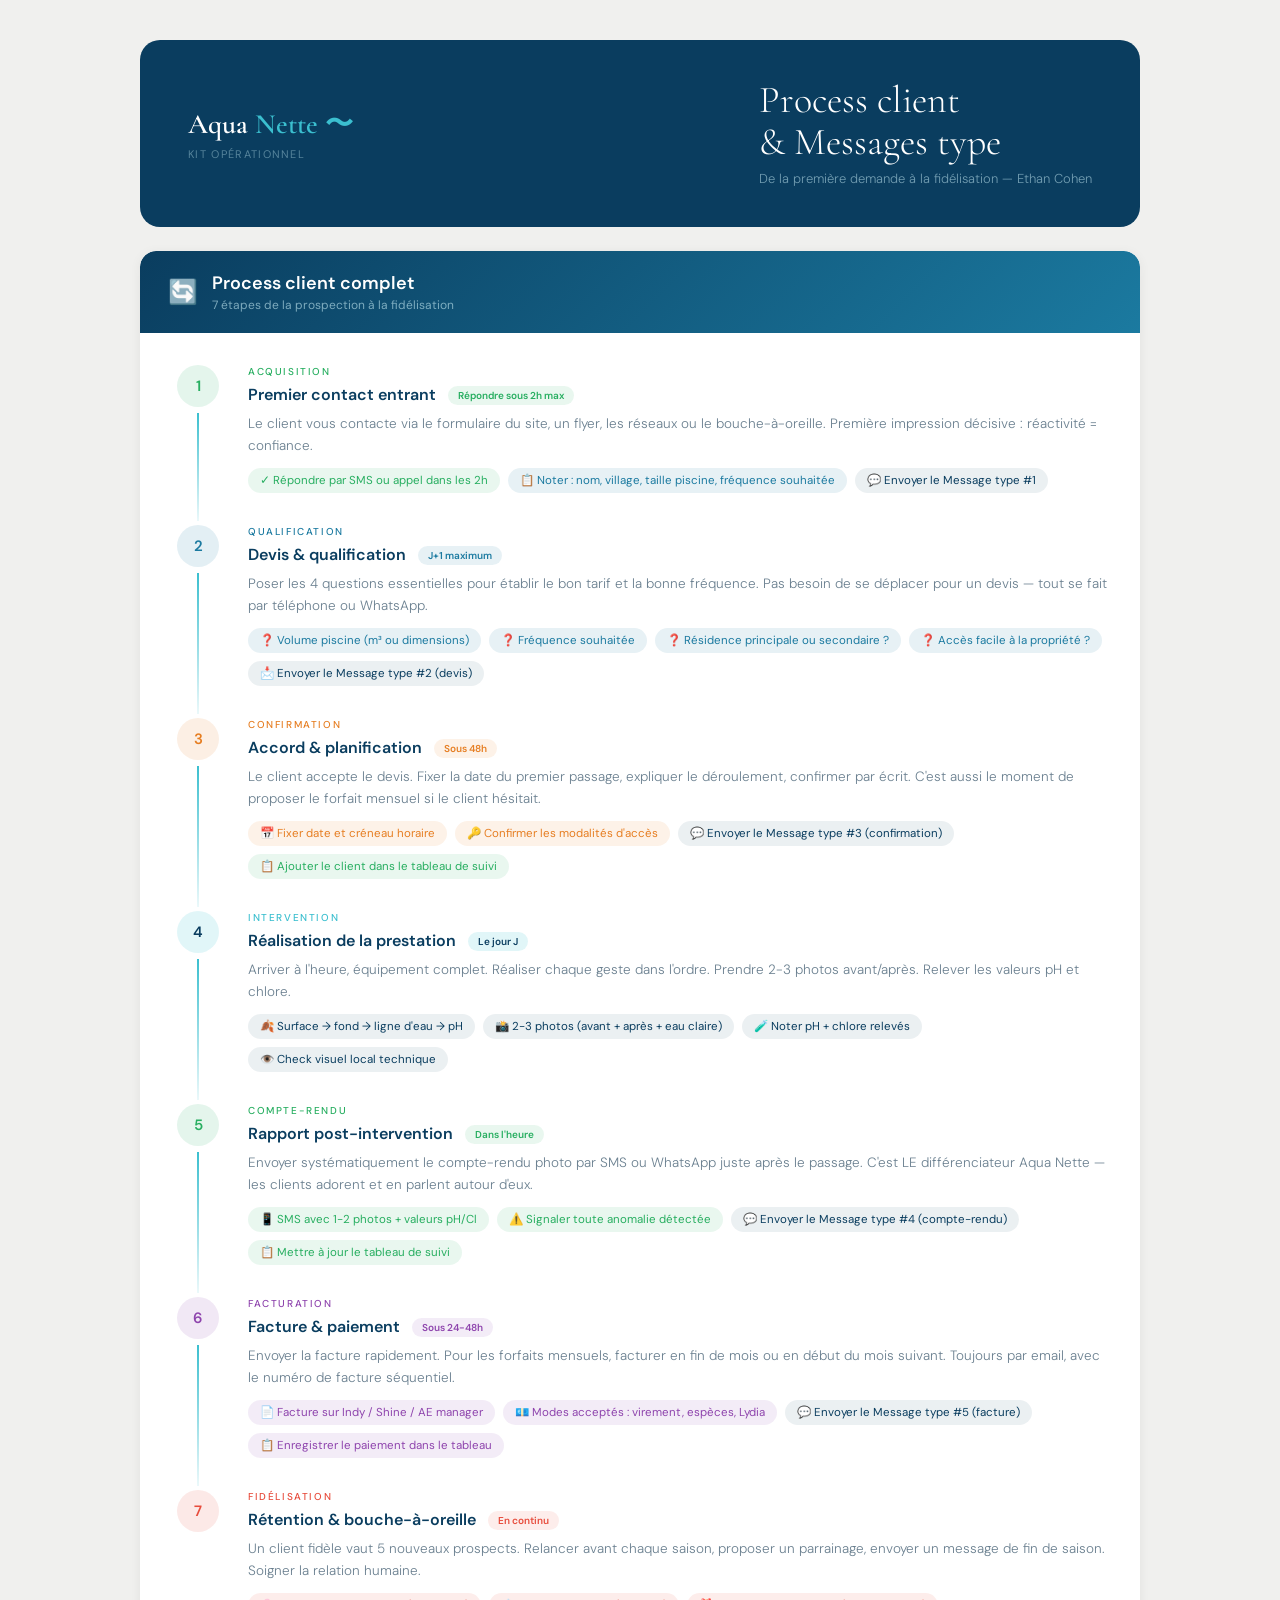
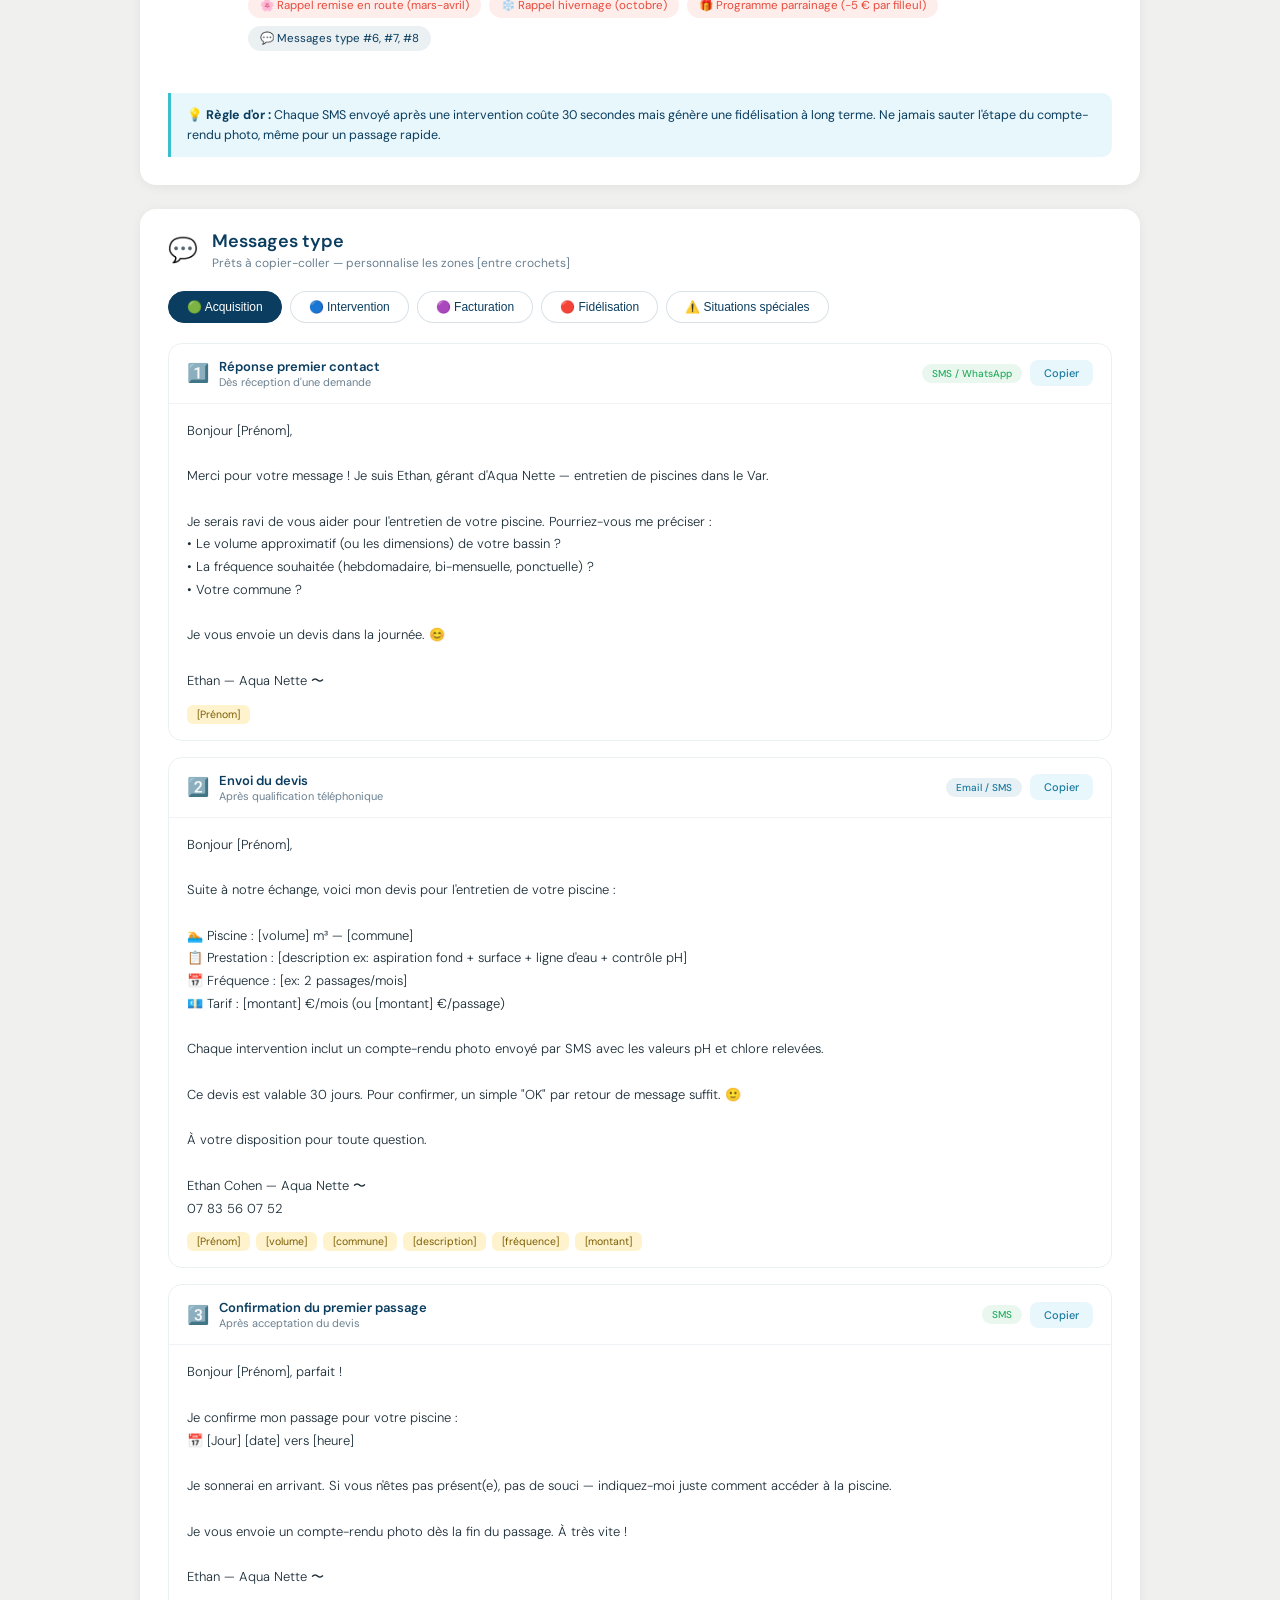
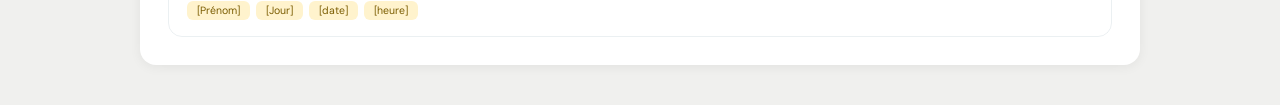
<file: aquanette_process_messages.html>
<!DOCTYPE html>
<html lang="fr">
<head>
<meta charset="UTF-8">
<meta name="viewport" content="width=device-width, initial-scale=1.0">
<title>Aqua Nette — Process Client & Messages Type</title>
<link href="https://fonts.googleapis.com/css2?family=Cormorant+Garamond:ital,wght@0,300;0,400;0,600&family=DM+Sans:wght@300;400;500;600&display=swap" rel="stylesheet">
<style>
:root {
  --bleu:#0A3D5F; --azure:#1B7AA0; --turquoise:#3BBFCF;
  --eau:#E8F7FB; --blanc:#FAFCFD; --sable:#F2EDE6;
  --texte:#1A2B35; --gris:#6B8090;
  --vert:#27AE60; --orange:#E67E22; --rouge:#E74C3C; --violet:#8E44AD;
}
*,*::before,*::after{box-sizing:border-box;margin:0;padding:0;}
body{font-family:'DM Sans',sans-serif;background:#F0F0EE;color:var(--texte);padding:40px 24px;}
.page{max-width:1000px;margin:0 auto;display:flex;flex-direction:column;gap:24px;}

.page-header{background:var(--bleu);border-radius:20px;padding:40px 48px;display:flex;align-items:center;justify-content:space-between;flex-wrap:wrap;gap:20px;}
.header-logo{font-family:'Cormorant Garamond',serif;font-size:28px;color:white;font-weight:600;}
.header-logo span{color:var(--turquoise);}
.header-title{font-family:'Cormorant Garamond',serif;font-size:38px;font-weight:300;color:white;line-height:1.1;}
.header-sub{font-size:13px;color:rgba(200,237,245,0.55);margin-top:6px;font-weight:300;}

.card{background:white;border-radius:16px;overflow:hidden;box-shadow:0 2px 12px rgba(0,0,0,0.06);}
.card-header{padding:20px 28px;display:flex;align-items:center;gap:14px;}
.card-header-icon{font-size:24px;}
.card-header-title{font-size:18px;font-weight:600;color:var(--bleu);}
.card-header-sub{font-size:12px;color:var(--gris);margin-top:2px;}
.card-body{padding:0 28px 28px;}

.timeline{display:flex;flex-direction:column;gap:0;}
.step{display:grid;grid-template-columns:60px 1fr;gap:0 20px;position:relative;}
.step:not(:last-child) .step-line{position:absolute;left:29px;top:52px;bottom:0;width:2px;background:linear-gradient(to bottom,var(--turquoise),rgba(59,191,207,0.1));z-index:0;}
.step-left{display:flex;flex-direction:column;align-items:center;padding-top:4px;position:relative;z-index:1;}
.step-num{width:42px;height:42px;border-radius:50%;display:flex;align-items:center;justify-content:center;font-size:15px;font-weight:600;flex-shrink:0;}
.step-right{padding:4px 0 28px;}
.step-label{font-size:10px;letter-spacing:0.16em;text-transform:uppercase;margin-bottom:6px;font-weight:500;}
.step-title{font-size:16px;font-weight:600;color:var(--bleu);margin-bottom:8px;}
.step-desc{font-size:13.5px;color:var(--gris);line-height:1.65;font-weight:300;margin-bottom:10px;}
.step-actions{display:flex;flex-wrap:wrap;gap:8px;}
.action-tag{display:flex;align-items:center;gap:5px;font-size:11.5px;padding:5px 12px;border-radius:100px;font-weight:400;}

.delay-badge{display:inline-block;font-size:10px;font-weight:600;padding:3px 10px;border-radius:100px;margin-left:8px;vertical-align:middle;}

.msg-tabs{display:flex;gap:8px;flex-wrap:wrap;padding:0 28px;margin-bottom:20px;}
.msg-tab{padding:8px 18px;border-radius:100px;font-size:12px;font-weight:500;cursor:pointer;border:1.5px solid transparent;transition:all 0.2s;}
.msg-tab.active{background:var(--bleu);color:white;border-color:var(--bleu);}
.msg-tab:not(.active){background:white;color:var(--bleu);border-color:rgba(10,61,95,0.15);}
.msg-tab:not(.active):hover{border-color:var(--turquoise);color:var(--azure);}

.msg-grid{display:flex;flex-direction:column;gap:16px;padding:0 28px 28px;}
.msg-card{border:1.5px solid rgba(10,61,95,0.08);border-radius:14px;overflow:hidden;}
.msg-card-header{padding:14px 18px;display:flex;align-items:center;justify-content:space-between;gap:10px;border-bottom:1px solid rgba(10,61,95,0.06);}
.msg-card-left{display:flex;align-items:center;gap:10px;}
.msg-situation{font-size:13px;font-weight:600;color:var(--bleu);}
.msg-channel{font-size:10px;padding:3px 10px;border-radius:100px;font-weight:500;}
.msg-copy-btn{background:var(--eau);border:none;padding:6px 14px;border-radius:8px;font-size:11px;color:var(--azure);cursor:pointer;font-family:'DM Sans',sans-serif;font-weight:500;transition:background 0.2s;white-space:nowrap;}
.msg-copy-btn:hover{background:var(--turquoise);color:var(--bleu);}
.msg-body{padding:16px 18px;}
.msg-text{font-size:13px;line-height:1.75;color:var(--texte);white-space:pre-line;font-weight:300;}
.msg-variables{display:flex;flex-wrap:wrap;gap:6px;margin-top:12px;}
.msg-var{font-size:10.5px;background:#FFF3CD;color:#7A5C00;padding:3px 10px;border-radius:6px;font-weight:400;}

.tip-box{background:var(--eau);border-left:3px solid var(--turquoise);border-radius:0 10px 10px 0;padding:12px 16px;font-size:12.5px;color:var(--bleu);line-height:1.6;margin-top:14px;}

.c-vert{color:var(--vert);} .c-orange{color:var(--orange);} .c-rouge{color:var(--rouge);} .c-violet{color:var(--violet);} .c-azure{color:var(--azure);}
.bg-vert{background:rgba(39,174,96,0.1);color:var(--vert);}
.bg-orange{background:rgba(230,126,34,0.1);color:var(--orange);}
.bg-azure{background:rgba(27,122,160,0.1);color:var(--azure);}
.bg-violet{background:rgba(142,68,173,0.1);color:var(--violet);}
.bg-rouge{background:rgba(231,76,60,0.1);color:var(--rouge);}
.bg-bleu{background:rgba(10,61,95,0.08);color:var(--bleu);}

.num-vert{background:rgba(39,174,96,0.12);color:var(--vert);}
.num-azure{background:rgba(27,122,160,0.12);color:var(--azure);}
.num-orange{background:rgba(230,126,34,0.12);color:var(--orange);}
.num-violet{background:rgba(142,68,173,0.12);color:var(--violet);}
.num-rouge{background:rgba(231,76,60,0.12);color:var(--rouge);}
.num-bleu{background:rgba(59,191,207,0.15);color:var(--bleu);}

.msg-panel{display:none;}
.msg-panel.active{display:flex;flex-direction:column;gap:16px;}
</style>
</head>
<body>
<div class="page">

<div class="page-header">
  <div>
    <div class="header-logo">Aqua <span>Nette 〜</span></div>
    <div style="font-size:11px;color:rgba(200,237,245,0.4);letter-spacing:0.12em;text-transform:uppercase;margin-top:4px;">Kit opérationnel</div>
  </div>
  <div>
    <div class="header-title">Process client<br>& Messages type</div>
    <div class="header-sub">De la première demande à la fidélisation — Ethan Cohen</div>
  </div>
</div>

<div class="card">
  <div class="card-header" style="background:linear-gradient(135deg,var(--bleu),var(--azure));border-radius:16px 16px 0 0;">
    <div class="card-header-icon">🔄</div>
    <div>
      <div class="card-header-title" style="color:white;">Process client complet</div>
      <div class="card-header-sub" style="color:rgba(200,237,245,0.6);">7 étapes de la prospection à la fidélisation</div>
    </div>
  </div>
  <div class="card-body" style="padding-top:28px;">
    <div class="timeline">

      <div class="step">
        <div class="step-line"></div>
        <div class="step-left"><div class="step-num num-vert">1</div></div>
        <div class="step-right">
          <div class="step-label c-vert">Acquisition</div>
          <div class="step-title">Premier contact entrant <span class="delay-badge bg-vert">Répondre sous 2h max</span></div>
          <div class="step-desc">Le client vous contacte via le formulaire du site, un flyer, les réseaux ou le bouche-à-oreille. Première impression décisive : réactivité = confiance.</div>
          <div class="step-actions">
            <span class="action-tag bg-vert">✓ Répondre par SMS ou appel dans les 2h</span>
            <span class="action-tag bg-azure">📋 Noter : nom, village, taille piscine, fréquence souhaitée</span>
            <span class="action-tag bg-bleu">💬 Envoyer le Message type #1</span>
          </div>
        </div>
      </div>

      <div class="step">
        <div class="step-line"></div>
        <div class="step-left"><div class="step-num num-azure">2</div></div>
        <div class="step-right">
          <div class="step-label c-azure">Qualification</div>
          <div class="step-title">Devis & qualification <span class="delay-badge bg-azure">J+1 maximum</span></div>
          <div class="step-desc">Poser les 4 questions essentielles pour établir le bon tarif et la bonne fréquence. Pas besoin de se déplacer pour un devis — tout se fait par téléphone ou WhatsApp.</div>
          <div class="step-actions">
            <span class="action-tag bg-azure">❓ Volume piscine (m³ ou dimensions)</span>
            <span class="action-tag bg-azure">❓ Fréquence souhaitée</span>
            <span class="action-tag bg-azure">❓ Résidence principale ou secondaire ?</span>
            <span class="action-tag bg-azure">❓ Accès facile à la propriété ?</span>
            <span class="action-tag bg-bleu">📩 Envoyer le Message type #2 (devis)</span>
          </div>
        </div>
      </div>

      <div class="step">
        <div class="step-line"></div>
        <div class="step-left"><div class="step-num num-orange">3</div></div>
        <div class="step-right">
          <div class="step-label c-orange">Confirmation</div>
          <div class="step-title">Accord & planification <span class="delay-badge bg-orange">Sous 48h</span></div>
          <div class="step-desc">Le client accepte le devis. Fixer la date du premier passage, expliquer le déroulement, confirmer par écrit. C'est aussi le moment de proposer le forfait mensuel si le client hésitait.</div>
          <div class="step-actions">
            <span class="action-tag bg-orange">📅 Fixer date et créneau horaire</span>
            <span class="action-tag bg-orange">🔑 Confirmer les modalités d'accès</span>
            <span class="action-tag bg-bleu">💬 Envoyer le Message type #3 (confirmation)</span>
            <span class="action-tag bg-vert">📋 Ajouter le client dans le tableau de suivi</span>
          </div>
        </div>
      </div>

      <div class="step">
        <div class="step-line"></div>
        <div class="step-left"><div class="step-num num-bleu">4</div></div>
        <div class="step-right">
          <div class="step-label" style="color:var(--turquoise);">Intervention</div>
          <div class="step-title">Réalisation de la prestation <span class="delay-badge" style="background:rgba(59,191,207,0.15);color:var(--bleu);">Le jour J</span></div>
          <div class="step-desc">Arriver à l'heure, équipement complet. Réaliser chaque geste dans l'ordre. Prendre 2-3 photos avant/après. Relever les valeurs pH et chlore.</div>
          <div class="step-actions">
            <span class="action-tag bg-bleu">🍂 Surface → fond → ligne d'eau → pH</span>
            <span class="action-tag bg-bleu">📸 2-3 photos (avant + après + eau claire)</span>
            <span class="action-tag bg-bleu">🧪 Noter pH + chlore relevés</span>
            <span class="action-tag bg-bleu">👁️ Check visuel local technique</span>
          </div>
        </div>
      </div>

      <div class="step">
        <div class="step-line"></div>
        <div class="step-left"><div class="step-num num-vert">5</div></div>
        <div class="step-right">
          <div class="step-label c-vert">Compte-rendu</div>
          <div class="step-title">Rapport post-intervention <span class="delay-badge bg-vert">Dans l'heure</span></div>
          <div class="step-desc">Envoyer systématiquement le compte-rendu photo par SMS ou WhatsApp juste après le passage. C'est LE différenciateur Aqua Nette — les clients adorent et en parlent autour d'eux.</div>
          <div class="step-actions">
            <span class="action-tag bg-vert">📱 SMS avec 1-2 photos + valeurs pH/Cl</span>
            <span class="action-tag bg-vert">⚠️ Signaler toute anomalie détectée</span>
            <span class="action-tag bg-bleu">💬 Envoyer le Message type #4 (compte-rendu)</span>
            <span class="action-tag bg-vert">📋 Mettre à jour le tableau de suivi</span>
          </div>
        </div>
      </div>

      <div class="step">
        <div class="step-line"></div>
        <div class="step-left"><div class="step-num num-violet">6</div></div>
        <div class="step-right">
          <div class="step-label c-violet">Facturation</div>
          <div class="step-title">Facture & paiement <span class="delay-badge bg-violet">Sous 24-48h</span></div>
          <div class="step-desc">Envoyer la facture rapidement. Pour les forfaits mensuels, facturer en fin de mois ou en début du mois suivant. Toujours par email, avec le numéro de facture séquentiel.</div>
          <div class="step-actions">
            <span class="action-tag bg-violet">📄 Facture sur Indy / Shine / AE manager</span>
            <span class="action-tag bg-violet">💶 Modes acceptés : virement, espèces, Lydia</span>
            <span class="action-tag bg-bleu">💬 Envoyer le Message type #5 (facture)</span>
            <span class="action-tag bg-violet">📋 Enregistrer le paiement dans le tableau</span>
          </div>
        </div>
      </div>

      <div class="step">
        <div class="step-left"><div class="step-num num-rouge">7</div></div>
        <div class="step-right">
          <div class="step-label c-rouge">Fidélisation</div>
          <div class="step-title">Rétention & bouche-à-oreille <span class="delay-badge bg-rouge">En continu</span></div>
          <div class="step-desc">Un client fidèle vaut 5 nouveaux prospects. Relancer avant chaque saison, proposer un parrainage, envoyer un message de fin de saison. Soigner la relation humaine.</div>
          <div class="step-actions">
            <span class="action-tag bg-rouge">🌸 Rappel remise en route (mars-avril)</span>
            <span class="action-tag bg-rouge">❄️ Rappel hivernage (octobre)</span>
            <span class="action-tag bg-rouge">🎁 Programme parrainage (−5 € par filleul)</span>
            <span class="action-tag bg-bleu">💬 Messages type #6, #7, #8</span>
          </div>
        </div>
      </div>

    </div>
    <div class="tip-box">💡 <strong>Règle d'or :</strong> Chaque SMS envoyé après une intervention coûte 30 secondes mais génère une fidélisation à long terme. Ne jamais sauter l'étape du compte-rendu photo, même pour un passage rapide.</div>
  </div>
</div>

<div class="card">
  <div class="card-header" style="padding-bottom:0;">
    <div class="card-header-icon">💬</div>
    <div>
      <div class="card-header-title">Messages type</div>
      <div class="card-header-sub">Prêts à copier-coller — personnalise les zones [entre crochets]</div>
    </div>
  </div>

  <div class="msg-tabs" style="padding-top:20px;">
    <button class="msg-tab active" onclick="showTab('acquisition')">🟢 Acquisition</button>
    <button class="msg-tab" onclick="showTab('intervention')">🔵 Intervention</button>
    <button class="msg-tab" onclick="showTab('facturation')">🟣 Facturation</button>
    <button class="msg-tab" onclick="showTab('fidelisation')">🔴 Fidélisation</button>
    <button class="msg-tab" onclick="showTab('situations')">⚠️ Situations spéciales</button>
  </div>

  <div class="msg-panel active" id="tab-acquisition">
    <div class="msg-grid">

      <div class="msg-card">
        <div class="msg-card-header">
          <div class="msg-card-left">
            <span style="font-size:18px;">1️⃣</span>
            <div>
              <div class="msg-situation">Réponse premier contact</div>
              <div style="font-size:11px;color:var(--gris);">Dès réception d'une demande</div>
            </div>
          </div>
          <div style="display:flex;gap:8px;align-items:center;">
            <span class="msg-channel bg-vert">SMS / WhatsApp</span>
            <button class="msg-copy-btn" onclick="copyMsg(this)">Copier</button>
          </div>
        </div>
        <div class="msg-body">
          <div class="msg-text" id="msg1">Bonjour [Prénom],

Merci pour votre message ! Je suis Ethan, gérant d'Aqua Nette — entretien de piscines dans le Var.

Je serais ravi de vous aider pour l'entretien de votre piscine. Pourriez-vous me préciser :
• Le volume approximatif (ou les dimensions) de votre bassin ?
• La fréquence souhaitée (hebdomadaire, bi-mensuelle, ponctuelle) ?
• Votre commune ?

Je vous envoie un devis dans la journée. 😊

Ethan — Aqua Nette 〜</div>
          <div class="msg-variables"><span class="msg-var">[Prénom]</span></div>
        </div>
      </div>

      <div class="msg-card">
        <div class="msg-card-header">
          <div class="msg-card-left">
            <span style="font-size:18px;">2️⃣</span>
            <div>
              <div class="msg-situation">Envoi du devis</div>
              <div style="font-size:11px;color:var(--gris);">Après qualification téléphonique</div>
            </div>
          </div>
          <div style="display:flex;gap:8px;align-items:center;">
            <span class="msg-channel bg-azure">Email / SMS</span>
            <button class="msg-copy-btn" onclick="copyMsg(this)">Copier</button>
          </div>
        </div>
        <div class="msg-body">
          <div class="msg-text" id="msg2">Bonjour [Prénom],

Suite à notre échange, voici mon devis pour l'entretien de votre piscine :

🏊 Piscine : [volume] m³ — [commune]
📋 Prestation : [description ex: aspiration fond + surface + ligne d'eau + contrôle pH]
📅 Fréquence : [ex: 2 passages/mois]
💶 Tarif : [montant] €/mois (ou [montant] €/passage)

Chaque intervention inclut un compte-rendu photo envoyé par SMS avec les valeurs pH et chlore relevées.

Ce devis est valable 30 jours. Pour confirmer, un simple "OK" par retour de message suffit. 🙂

À votre disposition pour toute question.

Ethan Cohen — Aqua Nette 〜
07 83 56 07 52</div>
          <div class="msg-variables"><span class="msg-var">[Prénom]</span><span class="msg-var">[volume]</span><span class="msg-var">[commune]</span><span class="msg-var">[description]</span><span class="msg-var">[fréquence]</span><span class="msg-var">[montant]</span></div>
        </div>
      </div>

      <div class="msg-card">
        <div class="msg-card-header">
          <div class="msg-card-left">
            <span style="font-size:18px;">3️⃣</span>
            <div>
              <div class="msg-situation">Confirmation du premier passage</div>
              <div style="font-size:11px;color:var(--gris);">Après acceptation du devis</div>
            </div>
          </div>
          <div style="display:flex;gap:8px;align-items:center;">
            <span class="msg-channel bg-vert">SMS</span>
            <button class="msg-copy-btn" onclick="copyMsg(this)">Copier</button>
          </div>
        </div>
        <div class="msg-body">
          <div class="msg-text" id="msg3">Bonjour [Prénom], parfait !

Je confirme mon passage pour votre piscine :
📅 [Jour] [date] vers [heure]

Je sonnerai en arrivant. Si vous n'êtes pas présent(e), pas de souci — indiquez-moi juste comment accéder à la piscine.

Je vous envoie un compte-rendu photo dès la fin du passage. À très vite !

Ethan — Aqua Nette 〜</div>
          <div class="msg-variables"><span class="msg-var">[Prénom]</span><span class="msg-var">[Jour]</span><span class="msg-var">[date]</span><span class="msg-var">[heure]</span></div>
        </div>
      </div>

    </div>
  </div>

  <div class="msg-panel" id="tab-intervention">
    <div class="msg-grid">

      <div class="msg-card">
        <div class="msg-card-header">
          <div class="msg-card-left"><span style="font-size:18px;">4️⃣</span>
            <div><div class="msg-situation">Compte-rendu standard (piscine OK)</div><div style="font-size:11px;color:var(--gris);">Juste après chaque passage</div></div>
          </div>
          <div style="display:flex;gap:8px;align-items:center;"><span class="msg-channel bg-vert">SMS + Photo</span><button class="msg-copy-btn" onclick="copyMsg(this)">Copier</button></div>
        </div>
        <div class="msg-body">
          <div class="msg-text" id="msg4">Bonjour [Prénom] 👋

Passage effectué cet après-midi — votre piscine est nickel ! ✅

📊 Relevés du jour :
• pH : [valeur] (idéal : 7,2 – 7,6)
• Chlore : [valeur] mg/L (idéal : 1 – 3)
• État général : ☀️ Excellent

✔️ Surface nettoyée
✔️ Fond aspiré
✔️ Ligne d'eau brossée
✔️ Local technique vérifié

Bonne baignade ! 🏊

Ethan — Aqua Nette 〜</div>
          <div class="msg-variables"><span class="msg-var">[Prénom]</span><span class="msg-var">[valeur pH]</span><span class="msg-var">[valeur chlore]</span></div>
          <div class="tip-box">📸 Joindre 1-2 photos : vue d'ensemble de l'eau + fond si visible. Prendre la photo en contre-jour pour montrer la clarté de l'eau.</div>
        </div>
      </div>

      <div class="msg-card">
        <div class="msg-card-header">
          <div class="msg-card-left"><span style="font-size:18px;">5️⃣</span>
            <div><div class="msg-situation">Compte-rendu avec anomalie pH</div><div style="font-size:11px;color:var(--gris);">Quand le pH est hors norme</div></div>
          </div>
          <div style="display:flex;gap:8px;align-items:center;"><span class="msg-channel bg-orange">SMS + Photo</span><button class="msg-copy-btn" onclick="copyMsg(this)">Copier</button></div>
        </div>
        <div class="msg-body">
          <div class="msg-text" id="msg5">Bonjour [Prénom],

Passage effectué — nettoyage complet réalisé ✅

📊 Relevés du jour :
• pH : [valeur] ⚠️ (idéal : 7,2 – 7,6)
• Chlore : [valeur] mg/L

⚠️ Attention : votre pH est [trop haut / trop bas]. Je vous recommande d'ajouter [pH- / pH+] dès que possible pour éviter l'irritation des yeux et préserver votre équipement.

Le reste est en bon état. Votre piscine reste utilisable avec précaution.

N'hésitez pas si vous avez des questions 🙂

Ethan — Aqua Nette 〜</div>
          <div class="msg-variables"><span class="msg-var">[Prénom]</span><span class="msg-var">[valeur pH]</span><span class="msg-var">[valeur chlore]</span><span class="msg-var">[trop haut/bas]</span><span class="msg-var">[pH- ou pH+]</span></div>
        </div>
      </div>

      <div class="msg-card">
        <div class="msg-card-header">
          <div class="msg-card-left"><span style="font-size:18px;">6️⃣</span>
            <div><div class="msg-situation">Anomalie technique détectée</div><div style="font-size:11px;color:var(--gris);">Pompe, fuite, liner… hors périmètre</div></div>
          </div>
          <div style="display:flex;gap:8px;align-items:center;"><span class="msg-channel bg-rouge">SMS + Photo</span><button class="msg-copy-btn" onclick="copyMsg(this)">Copier</button></div>
        </div>
        <div class="msg-body">
          <div class="msg-text" id="msg6">Bonjour [Prénom],

Passage effectué ✅ — mais j'ai remarqué quelque chose lors de mon contrôle visuel :

⚠️ [Description précise : ex: "La pompe émet un bruit inhabituel" / "Une fuite semble visible au niveau du local technique" / "Le niveau d'eau a baissé de manière anormale"]

Cela dépasse mon périmètre d'intervention (je ne fais pas de réparations), mais je voulais vous en informer rapidement pour que vous puissiez contacter un pisciniste.

Je vous envoie une photo en pièce jointe.

Tout le reste du nettoyage a été effectué normalement.

Ethan — Aqua Nette 〜</div>
          <div class="msg-variables"><span class="msg-var">[Prénom]</span><span class="msg-var">[Description anomalie]</span></div>
        </div>
      </div>

      <div class="msg-card">
        <div class="msg-card-header">
          <div class="msg-card-left"><span style="font-size:18px;">7️⃣</span>
            <div><div class="msg-situation">Rappel de passage (veille)</div><div style="font-size:11px;color:var(--gris);">La veille pour les clients peu présents</div></div>
          </div>
          <div style="display:flex;gap:8px;align-items:center;"><span class="msg-channel bg-bleu">SMS</span><button class="msg-copy-btn" onclick="copyMsg(this)">Copier</button></div>
        </div>
        <div class="msg-body">
          <div class="msg-text" id="msg7">Bonjour [Prénom], petit rappel : je passerai demain [jour] vers [heure] pour l'entretien de votre piscine. Merci de vérifier que l'accès est libre. À demain ! 🌊 — Ethan</div>
          <div class="msg-variables"><span class="msg-var">[Prénom]</span><span class="msg-var">[jour]</span><span class="msg-var">[heure]</span></div>
        </div>
      </div>

    </div>
  </div>

  <div class="msg-panel" id="tab-facturation">
    <div class="msg-grid">

      <div class="msg-card">
        <div class="msg-card-header">
          <div class="msg-card-left"><span style="font-size:18px;">8️⃣</span>
            <div><div class="msg-situation">Envoi de la facture</div><div style="font-size:11px;color:var(--gris);">Après prestation ou en fin de mois</div></div>
          </div>
          <div style="display:flex;gap:8px;align-items:center;"><span class="msg-channel bg-violet">Email</span><button class="msg-copy-btn" onclick="copyMsg(this)">Copier</button></div>
        </div>
        <div class="msg-body">
          <div class="msg-text" id="msg8">Bonjour [Prénom],

Veuillez trouver ci-joint la facture n°[numéro] pour [la prestation du / le forfait du mois de] [date/mois].

💶 Montant : [montant] €
📅 Règlement souhaité sous 7 jours

Modes de paiement acceptés :
• Virement bancaire (IBAN sur la facture)
• Espèces lors du prochain passage
• Lydia / Sumeria : [numéro ou lien]

Merci pour votre confiance, et à très bientôt !

Ethan Cohen — Aqua Nette 〜
07 83 56 07 52 | contactaquanette@gmail.com</div>
          <div class="msg-variables"><span class="msg-var">[Prénom]</span><span class="msg-var">[numéro facture]</span><span class="msg-var">[date/mois]</span><span class="msg-var">[montant]</span></div>
        </div>
      </div>

      <div class="msg-card">
        <div class="msg-card-header">
          <div class="msg-card-left"><span style="font-size:18px;">9️⃣</span>
            <div><div class="msg-situation">Relance impayé (douce, J+10)</div><div style="font-size:11px;color:var(--gris);">Première relance, ton amical</div></div>
          </div>
          <div style="display:flex;gap:8px;align-items:center;"><span class="msg-channel bg-orange">SMS</span><button class="msg-copy-btn" onclick="copyMsg(this)">Copier</button></div>
        </div>
        <div class="msg-body">
          <div class="msg-text" id="msg9">Bonjour [Prénom], j'espère que vous allez bien 🙂 Je me permets de vous rappeler la facture n°[numéro] de [montant] € envoyée le [date], qui reste en attente de règlement. Si vous avez un problème ou une question, n'hésitez pas à me contacter. Merci ! — Ethan, Aqua Nette</div>
          <div class="msg-variables"><span class="msg-var">[Prénom]</span><span class="msg-var">[numéro]</span><span class="msg-var">[montant]</span><span class="msg-var">[date]</span></div>
        </div>
      </div>

      <div class="msg-card">
        <div class="msg-card-header">
          <div class="msg-card-left"><span style="font-size:18px;">🔟</span>
            <div><div class="msg-situation">Relance ferme (J+21)</div><div style="font-size:11px;color:var(--gris);">Deuxième relance, ton formel</div></div>
          </div>
          <div style="display:flex;gap:8px;align-items:center;"><span class="msg-channel bg-rouge">Email</span><button class="msg-copy-btn" onclick="copyMsg(this)">Copier</button></div>
        </div>
        <div class="msg-body">
          <div class="msg-text" id="msg10">Bonjour [Prénom],

Je me permets de revenir vers vous concernant la facture n°[numéro] d'un montant de [montant] €, émise le [date] et restée à ce jour sans règlement malgré mon premier rappel.

Sans retour de votre part dans les 7 jours, je me verrai dans l'obligation de suspendre les interventions et de procéder à un recouvrement.

Je reste bien entendu disponible pour en discuter si vous rencontrez une difficulté passagère.

Cordialement,
Ethan Cohen — Aqua Nette
07 83 56 07 52</div>
          <div class="msg-variables"><span class="msg-var">[Prénom]</span><span class="msg-var">[numéro]</span><span class="msg-var">[montant]</span><span class="msg-var">[date]</span></div>
        </div>
      </div>

    </div>
  </div>

  <div class="msg-panel" id="tab-fidelisation">
    <div class="msg-grid">

      <div class="msg-card">
        <div class="msg-card-header">
          <div class="msg-card-left"><span style="font-size:18px;">🌸</span>
            <div><div class="msg-situation">Remise en route printemps (mars-avril)</div><div style="font-size:11px;color:var(--gris);">À envoyer en février-mars à tous les clients</div></div>
          </div>
          <div style="display:flex;gap:8px;align-items:center;"><span class="msg-channel bg-vert">SMS</span><button class="msg-copy-btn" onclick="copyMsg(this)">Copier</button></div>
        </div>
        <div class="msg-body">
          <div class="msg-text" id="msg11">Bonjour [Prénom] ! 🌸

La saison piscine approche — les beaux jours arrivent sur le Var !

Je reprends les interventions dès [mois]. Souhaitez-vous que je programme la remise en route de votre piscine ? (1ère intervention de saison + contrôle complet : 80 €)

Dites-moi si vous êtes partant(e) et je vous réserve un créneau 😊

Ethan — Aqua Nette 〜</div>
          <div class="msg-variables"><span class="msg-var">[Prénom]</span><span class="msg-var">[mois]</span></div>
        </div>
      </div>

      <div class="msg-card">
        <div class="msg-card-header">
          <div class="msg-card-left"><span style="font-size:18px;">❄️</span>
            <div><div class="msg-situation">Hivernage automne (octobre)</div><div style="font-size:11px;color:var(--gris);">À envoyer en septembre à tous les clients</div></div>
          </div>
          <div style="display:flex;gap:8px;align-items:center;"><span class="msg-channel bg-azure">SMS</span><button class="msg-copy-btn" onclick="copyMsg(this)">Copier</button></div>
        </div>
        <div class="msg-body">
          <div class="msg-text" id="msg12">Bonjour [Prénom] 🍂

La fin de saison approche ! Pensez à l'hivernage de votre piscine avant les premières fraîches.

Je propose une intervention de fin de saison (nettoyage complet + préparation hivernage) à 70 €. Ça évite les mauvaises surprises au printemps 🙂

Voulez-vous que je vous programme ça pour [mois] ?

Ethan — Aqua Nette 〜</div>
          <div class="msg-variables"><span class="msg-var">[Prénom]</span><span class="msg-var">[mois]</span></div>
        </div>
      </div>

      <div class="msg-card">
        <div class="msg-card-header">
          <div class="msg-card-left"><span style="font-size:18px;">🎁</span>
            <div><div class="msg-situation">Programme parrainage</div><div style="font-size:11px;color:var(--gris);">À envoyer aux clients satisfaits (mois 2-3)</div></div>
          </div>
          <div style="display:flex;gap:8px;align-items:center;"><span class="msg-channel bg-vert">SMS</span><button class="msg-copy-btn" onclick="copyMsg(this)">Copier</button></div>
        </div>
        <div class="msg-body">
          <div class="msg-text" id="msg13">Bonjour [Prénom] 😊

J'espère que vous êtes satisfait(e) de mes interventions ! Si vous connaissez un voisin ou ami avec une piscine qui cherche un entretien régulier, parlez-leur d'Aqua Nette 🙏

Pour chaque personne que vous me recommandez et qui devient client, je vous offre -5 € sur votre prochaine facture.

Merci d'avance ! — Ethan, Aqua Nette 〜</div>
          <div class="msg-variables"><span class="msg-var">[Prénom]</span></div>
        </div>
      </div>

    </div>
  </div>

  <div class="msg-panel" id="tab-situations">
    <div class="msg-grid">

      <div class="msg-card">
        <div class="msg-card-header">
          <div class="msg-card-left"><span style="font-size:18px;">🔄</span>
            <div><div class="msg-situation">Report de passage (météo / imprévu)</div></div>
          </div>
          <div style="display:flex;gap:8px;align-items:center;"><span class="msg-channel bg-orange">SMS</span><button class="msg-copy-btn" onclick="copyMsg(this)">Copier</button></div>
        </div>
        <div class="msg-body">
          <div class="msg-text" id="msg14">Bonjour [Prénom], désolé de vous prévenir tardivement — je dois reporter mon passage prévu [aujourd'hui / demain] en raison de [météo défavorable / imprévu]. Je vous propose [jour/date] à la place. Est-ce que ça vous convient ? Merci pour votre compréhension 🙏 — Ethan</div>
          <div class="msg-variables"><span class="msg-var">[Prénom]</span><span class="msg-var">[motif]</span><span class="msg-var">[nouvelle date]</span></div>
        </div>
      </div>

      <div class="msg-card">
        <div class="msg-card-header">
          <div class="msg-card-left"><span style="font-size:18px;">⬆️</span>
            <div><div class="msg-situation">Annonce de hausse tarifaire</div><div style="font-size:11px;color:var(--gris);">Préavis 30 jours, ton transparent</div></div>
          </div>
          <div style="display:flex;gap:8px;align-items:center;"><span class="msg-channel bg-violet">Email</span><button class="msg-copy-btn" onclick="copyMsg(this)">Copier</button></div>
        </div>
        <div class="msg-body">
          <div class="msg-text" id="msg15">Bonjour [Prénom],

Je me permets de vous informer d'une révision de mes tarifs à compter du [date], en raison de la hausse du coût du carburant et des charges.

Votre forfait passera de [ancien tarif] € à [nouveau tarif] € par mois, soit une différence de [différence] €.

Je vous remercie de votre confiance depuis [durée] et reste à votre disposition pour en discuter.

Cordialement,
Ethan — Aqua Nette 〜</div>
          <div class="msg-variables"><span class="msg-var">[Prénom]</span><span class="msg-var">[date]</span><span class="msg-var">[ancien tarif]</span><span class="msg-var">[nouveau tarif]</span><span class="msg-var">[durée relation]</span></div>
        </div>
      </div>

      <div class="msg-card">
        <div class="msg-card-header">
          <div class="msg-card-left"><span style="font-size:18px;">😟</span>
            <div><div class="msg-situation">Réponse à une réclamation</div><div style="font-size:11px;color:var(--gris);">Client insatisfait — répondre dans l'heure</div></div>
          </div>
          <div style="display:flex;gap:8px;align-items:center;"><span class="msg-channel bg-rouge">SMS / Appel</span><button class="msg-copy-btn" onclick="copyMsg(this)">Copier</button></div>
        </div>
        <div class="msg-body">
          <div class="msg-text" id="msg16">Bonjour [Prénom], merci de me l'avoir signalé, je comprends votre mécontentement. Je vous propose de repasser gratuitement [date] pour corriger le problème. Votre satisfaction est ma priorité et je ferai le nécessaire. Est-ce que ce créneau vous convient ? — Ethan, Aqua Nette</div>
          <div class="msg-variables"><span class="msg-var">[Prénom]</span><span class="msg-var">[date]</span></div>
          <div class="tip-box">⚡ <strong>Règle d'or réclamation :</strong> Ne jamais se justifier dans un premier message. Reconnaître, proposer une solution, agir vite. Un client réclamant bien géré devient souvent le plus fidèle.</div>
        </div>
      </div>

    </div>
  </div>

</div>
</div>

<script>
function showTab(tab) {
  document.querySelectorAll('.msg-panel').forEach(p => p.classList.remove('active'));
  document.querySelectorAll('.msg-tab').forEach(t => t.classList.remove('active'));
  document.getElementById('tab-' + tab).classList.add('active');
  event.target.classList.add('active');
}

function copyMsg(btn) {
  const card = btn.closest('.msg-card');
  const text = card.querySelector('.msg-text').innerText;
  navigator.clipboard.writeText(text).then(() => {
    const orig = btn.textContent;
    btn.textContent = '✓ Copié !';
    btn.style.background = 'var(--vert)';
    btn.style.color = 'white';
    setTimeout(() => { btn.textContent = orig; btn.style.background = ''; btn.style.color = ''; }, 2000);
  });
}
</script>
</body>
</html>
</file>
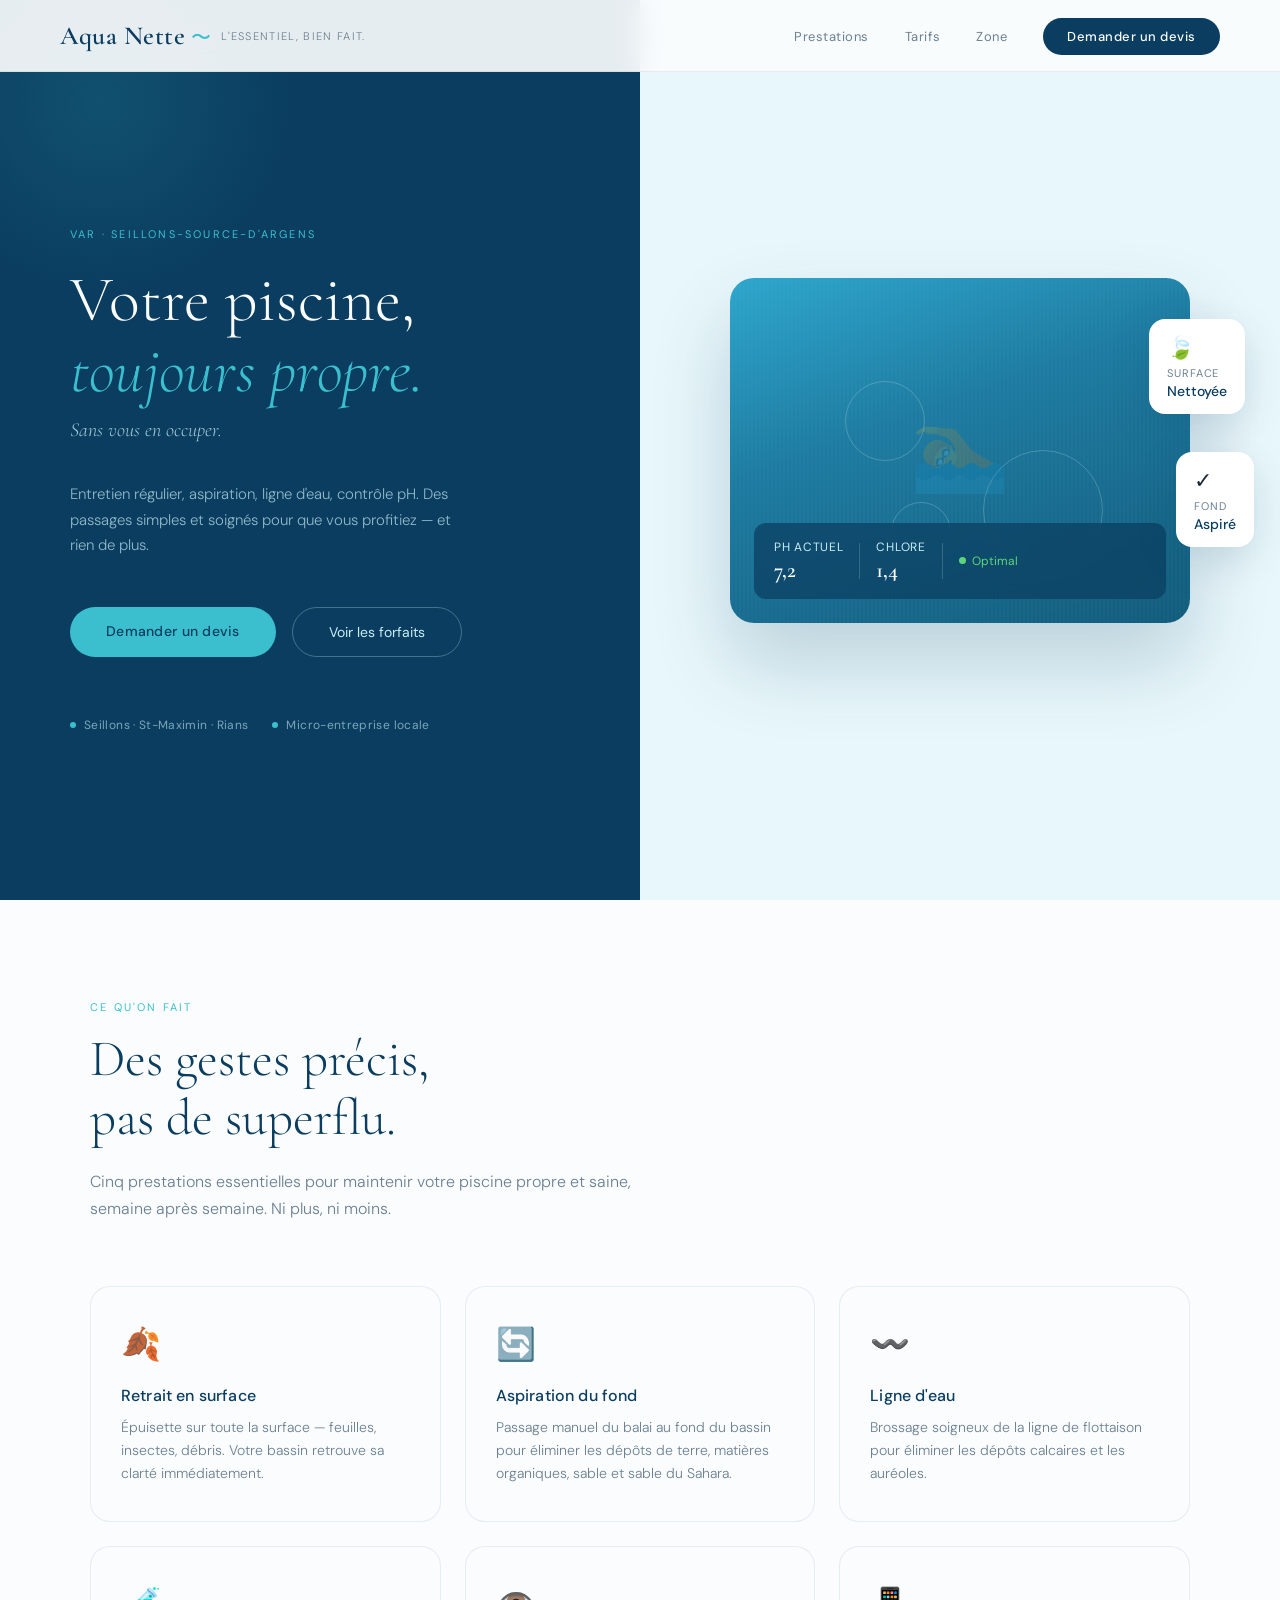
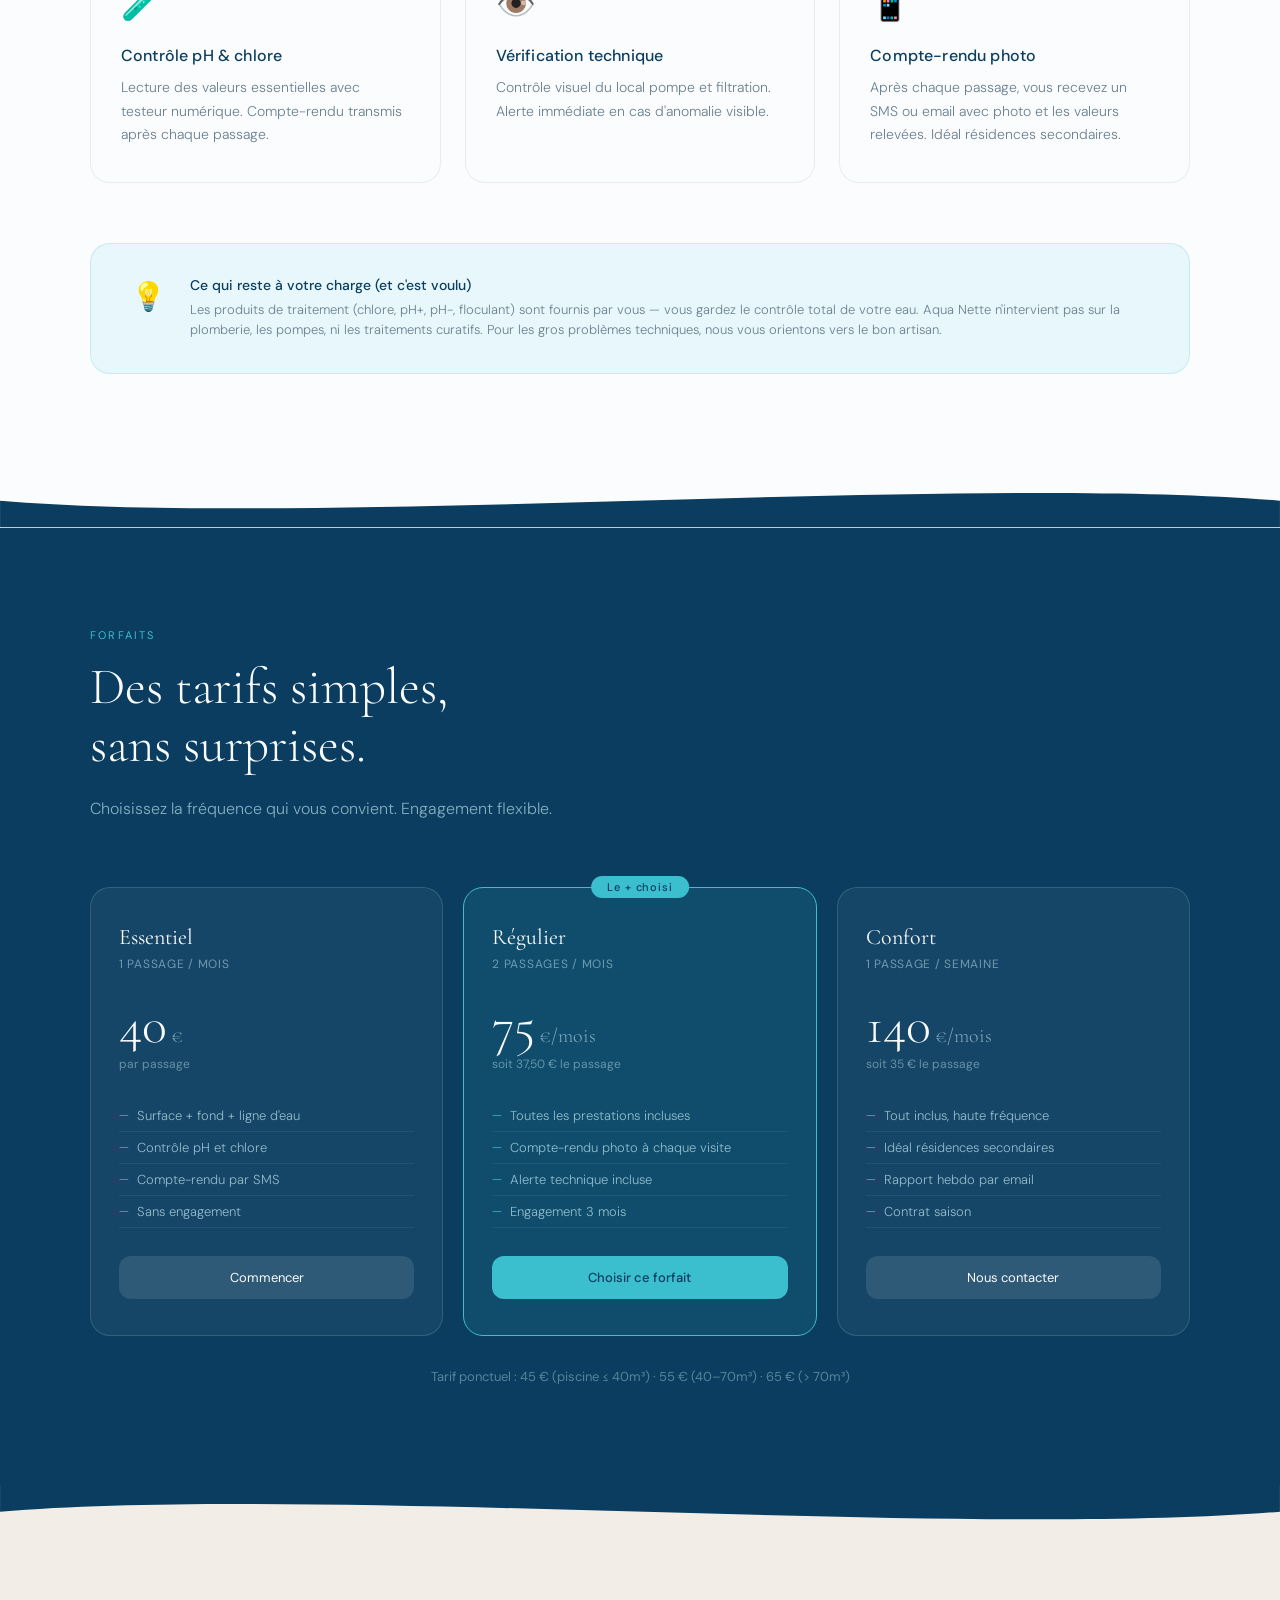
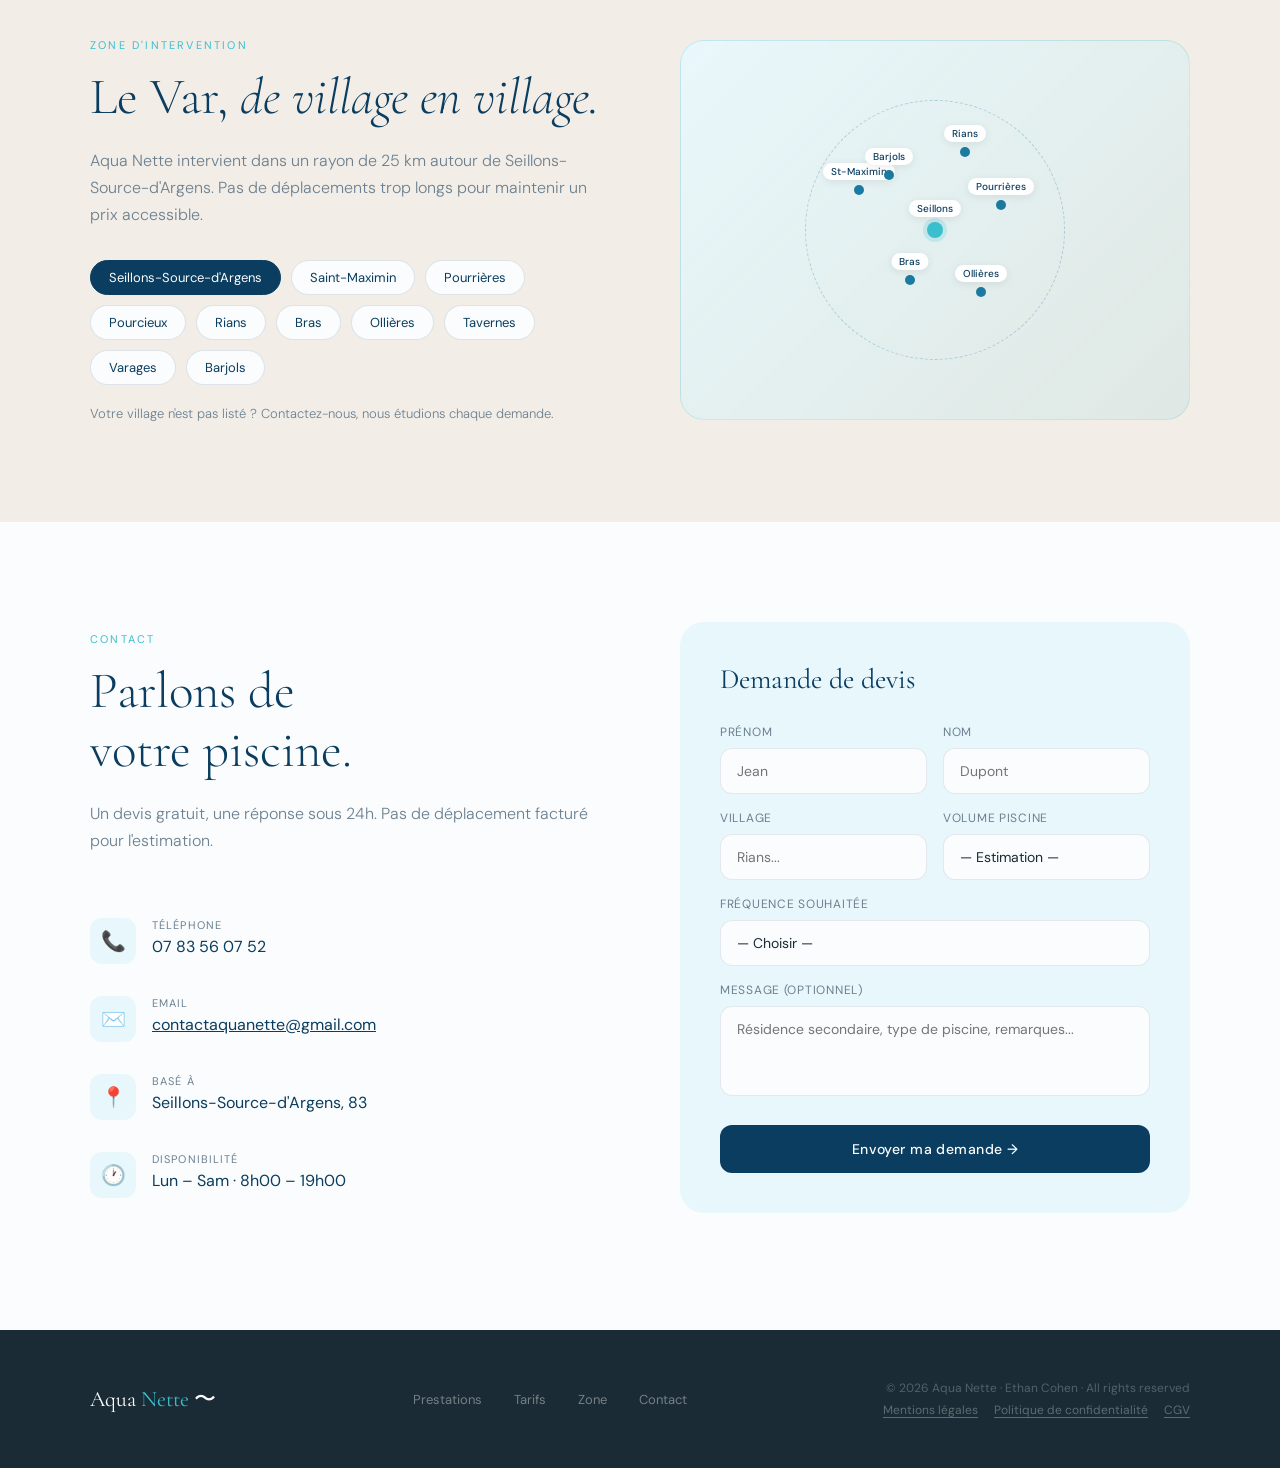
<file: aquanette_site.html>
<!DOCTYPE html>
<html lang="fr">
<head>
<meta charset="UTF-8">
<meta name="viewport" content="width=device-width, initial-scale=1.0">
<title>Aqua Nette — Nettoyage de piscines | Seillons-Source-d'Argens & Var</title>
<link rel="preconnect" href="https://fonts.googleapis.com">
<link rel="preconnect" href="https://fonts.gstatic.com" crossorigin>
<link href="https://fonts.googleapis.com/css2?family=Cormorant+Garamond:ital,wght@0,300;0,400;0,600;1,300;1,400&family=DM+Sans:wght@300;400;500&display=swap" rel="stylesheet">
<link rel="icon" type="image/png" href="assets/favicon-32x32.png">

<style>
:root {
  --bleu: #0A3D5F;
  --azure: #1B7AA0;
  --turquoise: #3BBFCF;
  --aqua-clair: #C8EDF5;
  --eau: #E8F7FB;
  --blanc: #FAFCFD;
  --sable: #F2EDE6;
  --texte: #1A2B35;
  --gris: #6B8090;
}

*, *::before, *::after { box-sizing: border-box; margin: 0; padding: 0; }

html { scroll-behavior: smooth; }

body {
  font-family: 'DM Sans', sans-serif;
  background: var(--blanc);
  color: var(--texte);
  overflow-x: hidden;
}

nav {
  position: fixed; top: 0; left: 0; right: 0; z-index: 100;
  display: flex; align-items: center; justify-content: space-between;
  padding: 20px 60px;
  background: rgba(250,252,253,0.92);
  backdrop-filter: blur(12px);
  border-bottom: 1px solid rgba(10,61,95,0.08);
  transition: all 0.3s ease;
}

.logo {
  display: flex; align-items: baseline; gap: 6px;
}
.logo-text {
  font-family: 'Cormorant Garamond', serif;
  font-size: 26px;
  font-weight: 600;
  color: var(--bleu);
  letter-spacing: 0.02em;
}
.logo-wave {
  color: var(--turquoise);
  font-size: 20px;
}
.logo-tagline {
  font-size: 11px;
  color: var(--gris);
  letter-spacing: 0.12em;
  text-transform: uppercase;
  font-weight: 300;
  margin-left: 4px;
  align-self: center;
}

nav ul { list-style: none; display: flex; gap: 36px; }
nav ul a {
  text-decoration: none;
  font-size: 13px;
  font-weight: 400;
  color: var(--gris);
  letter-spacing: 0.04em;
  transition: color 0.2s;
}
nav ul a:hover { color: var(--bleu); }

.nav-cta {
  background: var(--bleu);
  color: var(--blanc) !important;
  padding: 10px 24px;
  border-radius: 100px;
  font-weight: 500 !important;
  font-size: 13px !important;
  transition: background 0.2s, transform 0.2s !important;
}
.nav-cta:hover { background: var(--azure) !important; transform: translateY(-1px); }

.hero {
  min-height: 100vh;
  display: grid;
  grid-template-columns: 1fr 1fr;
  position: relative;
  overflow: hidden;
}

.hero-left {
  background: var(--bleu);
  display: flex; flex-direction: column; justify-content: center;
  padding: 140px 70px 80px 70px;
  position: relative;
  overflow: hidden;
}

.hero-left::before {
  content: '';
  position: absolute; top: -100px; left: -100px;
  width: 400px; height: 400px;
  background: radial-gradient(circle, rgba(59,191,207,0.15) 0%, transparent 70%);
  border-radius: 50%;
}

.hero-eyebrow {
  font-size: 11px;
  letter-spacing: 0.2em;
  text-transform: uppercase;
  color: var(--turquoise);
  font-weight: 400;
  margin-bottom: 24px;
  opacity: 0; animation: fadeUp 0.8s 0.2s forwards;
}

.hero-title {
  font-family: 'Cormorant Garamond', serif;
  font-size: clamp(48px, 5vw, 72px);
  font-weight: 300;
  color: var(--blanc);
  line-height: 1.1;
  margin-bottom: 12px;
  opacity: 0; animation: fadeUp 0.8s 0.35s forwards;
}

.hero-title em {
  font-style: italic;
  color: var(--turquoise);
}

.hero-subtitle {
  font-family: 'Cormorant Garamond', serif;
  font-size: 20px;
  font-weight: 300;
  font-style: italic;
  color: rgba(200,237,245,0.8);
  margin-bottom: 40px;
  opacity: 0; animation: fadeUp 0.8s 0.5s forwards;
}

.hero-desc {
  font-size: 15px;
  color: rgba(200,237,245,0.7);
  line-height: 1.7;
  max-width: 400px;
  margin-bottom: 48px;
  font-weight: 300;
  opacity: 0; animation: fadeUp 0.8s 0.65s forwards;
}

.hero-btns {
  display: flex; gap: 16px; flex-wrap: wrap;
  opacity: 0; animation: fadeUp 0.8s 0.8s forwards;
}

.btn-primary {
  background: var(--turquoise);
  color: var(--bleu);
  padding: 15px 36px;
  border-radius: 100px;
  font-size: 14px;
  font-weight: 500;
  text-decoration: none;
  transition: all 0.25s;
  letter-spacing: 0.02em;
}
.btn-primary:hover { background: #4DD4E6; transform: translateY(-2px); box-shadow: 0 8px 30px rgba(59,191,207,0.35); }

.btn-ghost {
  border: 1px solid rgba(200,237,245,0.3);
  color: var(--aqua-clair);
  padding: 15px 36px;
  border-radius: 100px;
  font-size: 14px;
  font-weight: 400;
  text-decoration: none;
  transition: all 0.25s;
}
.btn-ghost:hover { border-color: rgba(200,237,245,0.7); background: rgba(200,237,245,0.07); }

.hero-badges {
  display: flex; gap: 24px; margin-top: 60px;
  opacity: 0; animation: fadeUp 0.8s 0.95s forwards;
}
.badge {
  display: flex; align-items: center; gap: 8px;
  font-size: 12px; color: rgba(200,237,245,0.6);
  letter-spacing: 0.03em;
}
.badge-dot { width: 6px; height: 6px; border-radius: 50%; background: var(--turquoise); flex-shrink: 0; }

.hero-right {
  background: var(--eau);
  display: flex; align-items: center; justify-content: center;
  position: relative; overflow: hidden;
  padding: 100px 40px;
}

.pool-visual {
  position: relative;
  width: 100%; max-width: 460px;
  opacity: 0; animation: fadeIn 1.2s 0.6s forwards;
}

.pool-container {
  width: 100%;
  aspect-ratio: 4/3;
  border-radius: 24px;
  overflow: hidden;
  position: relative;
  box-shadow: 0 40px 80px rgba(10,61,95,0.2);
}

.pool-bg {
  width: 100%; height: 100%;
  background: linear-gradient(160deg, #2BA5CC 0%, #1B7AA0 40%, #0F5A7A 100%);
  position: relative;
  display: flex; align-items: center; justify-content: center;
}

.ripple {
  position: absolute;
  border-radius: 50%;
  border: 1px solid rgba(255,255,255,0.2);
  animation: ripple 4s linear infinite;
}
.ripple:nth-child(1) { width: 80px; height: 80px; top: 30%; left: 25%; animation-delay: 0s; }
.ripple:nth-child(2) { width: 120px; height: 120px; top: 50%; left: 55%; animation-delay: 1.5s; }
.ripple:nth-child(3) { width: 60px; height: 60px; top: 65%; left: 35%; animation-delay: 3s; }

@keyframes ripple {
  0% { transform: scale(0.8); opacity: 0.6; }
  100% { transform: scale(2.5); opacity: 0; }
}

.water-shimmer {
  position: absolute; inset: 0;
  background: repeating-linear-gradient(
    90deg,
    rgba(255,255,255,0) 0px,
    rgba(255,255,255,0.04) 2px,
    rgba(255,255,255,0) 4px
  );
  animation: shimmer 8s linear infinite;
}
@keyframes shimmer {
  0% { background-position: 0 0; }
  100% { background-position: 200px 0; }
}

.pool-icon {
  font-size: 80px;
  opacity: 0.15;
  filter: blur(0px);
}

.pool-overlay {
  position: absolute; bottom: 24px; left: 24px; right: 24px;
  background: rgba(10,61,95,0.7);
  backdrop-filter: blur(8px);
  border-radius: 12px;
  padding: 16px 20px;
  display: flex; align-items: center; gap: 16px;
}
.pool-overlay-label { font-size: 12px; color: var(--aqua-clair); letter-spacing: 0.06em; text-transform: uppercase; margin-bottom: 2px; }
.pool-overlay-value { font-family: 'Cormorant Garamond', serif; font-size: 22px; font-weight: 600; color: var(--blanc); }
.pool-overlay-divider { width: 1px; height: 36px; background: rgba(200,237,245,0.2); }
.pool-status { display: flex; align-items: center; gap: 6px; font-size: 12px; color: #5DD67A; }
.status-dot { width: 7px; height: 7px; border-radius: 50%; background: #5DD67A; animation: pulse 2s infinite; }
@keyframes pulse { 0%,100% { opacity: 1; } 50% { opacity: 0.4; } }

.float-card {
  position: absolute;
  background: white;
  border-radius: 16px;
  padding: 14px 18px;
  box-shadow: 0 12px 40px rgba(10,61,95,0.15);
  animation: float 5s ease-in-out infinite;
}
.float-card:nth-child(2) { animation-delay: 2s; top: 15%; right: -10%; }
.float-card:nth-child(3) { animation-delay: 1s; bottom: 20%; right: -8%; }

@keyframes float {
  0%, 100% { transform: translateY(0); }
  50% { transform: translateY(-8px); }
}

.card-icon { font-size: 22px; margin-bottom: 4px; }
.card-label { font-size: 11px; color: var(--gris); text-transform: uppercase; letter-spacing: 0.08em; }
.card-value { font-size: 14px; font-weight: 500; color: var(--bleu); margin-top: 2px; }

.section { padding: 100px 60px; }
.section-center { max-width: 1100px; margin: 0 auto; }

.section-label {
  font-size: 11px;
  letter-spacing: 0.2em;
  text-transform: uppercase;
  color: var(--turquoise);
  font-weight: 400;
  margin-bottom: 16px;
}

.section-title {
  font-family: 'Cormorant Garamond', serif;
  font-size: clamp(36px, 4vw, 54px);
  font-weight: 300;
  color: var(--bleu);
  line-height: 1.15;
  margin-bottom: 20px;
}

.section-lead {
  font-size: 16px;
  color: var(--gris);
  line-height: 1.7;
  max-width: 560px;
  font-weight: 300;
  margin-bottom: 64px;
}

.services-grid {
  display: grid;
  grid-template-columns: repeat(3, 1fr);
  gap: 24px;
  margin-bottom: 60px;
}

.service-card {
  background: var(--blanc);
  border: 1px solid rgba(10,61,95,0.08);
  border-radius: 20px;
  padding: 36px 30px;
  transition: all 0.3s ease;
  position: relative;
  overflow: hidden;
}
.service-card::before {
  content: '';
  position: absolute; bottom: 0; left: 0; right: 0; height: 3px;
  background: linear-gradient(90deg, var(--turquoise), var(--azure));
  transform: scaleX(0);
  transform-origin: left;
  transition: transform 0.35s ease;
}
.service-card:hover { transform: translateY(-4px); box-shadow: 0 20px 50px rgba(10,61,95,0.1); border-color: rgba(27,122,160,0.2); }
.service-card:hover::before { transform: scaleX(1); }

.service-icon {
  font-size: 32px;
  margin-bottom: 20px;
  display: block;
}
.service-title {
  font-size: 16px;
  font-weight: 500;
  color: var(--bleu);
  margin-bottom: 10px;
  letter-spacing: 0.01em;
}
.service-desc {
  font-size: 14px;
  color: var(--gris);
  line-height: 1.65;
  font-weight: 300;
}

.not-included {
  background: var(--eau);
  border-radius: 20px;
  padding: 32px 40px;
  border: 1px solid rgba(59,191,207,0.2);
  display: flex; align-items: flex-start; gap: 24px;
}
.not-included-icon { font-size: 28px; flex-shrink: 0; margin-top: 2px; }
.not-included-title { font-size: 14px; font-weight: 500; color: var(--bleu); margin-bottom: 6px; }
.not-included-desc { font-size: 13px; color: var(--gris); line-height: 1.6; font-weight: 300; }

.tarifs-bg { background: var(--bleu); }

.tarifs-grid {
  display: grid;
  grid-template-columns: repeat(3, 1fr);
  gap: 20px;
}

.tarif-card {
  background: rgba(255,255,255,0.05);
  border: 1px solid rgba(200,237,245,0.15);
  border-radius: 20px;
  padding: 36px 28px;
  transition: all 0.3s;
  position: relative;
}
.tarif-card.featured {
  background: rgba(59,191,207,0.12);
  border-color: var(--turquoise);
}
.tarif-card:hover { background: rgba(255,255,255,0.08); transform: translateY(-3px); }

.tarif-badge {
  position: absolute; top: -12px; left: 50%; transform: translateX(-50%);
  background: var(--turquoise);
  color: var(--bleu);
  font-size: 11px; font-weight: 500;
  padding: 4px 16px;
  border-radius: 100px;
  letter-spacing: 0.08em;
  white-space: nowrap;
}

.tarif-name {
  font-family: 'Cormorant Garamond', serif;
  font-size: 22px;
  font-weight: 400;
  color: var(--blanc);
  margin-bottom: 6px;
}
.tarif-freq {
  font-size: 12px;
  color: rgba(200,237,245,0.5);
  letter-spacing: 0.06em;
  margin-bottom: 28px;
  text-transform: uppercase;
}
.tarif-price {
  font-family: 'Cormorant Garamond', serif;
  font-size: 52px;
  font-weight: 300;
  color: var(--blanc);
  line-height: 1;
  margin-bottom: 4px;
}
.tarif-price span {
  font-size: 20px;
  color: rgba(200,237,245,0.6);
  margin-left: 4px;
}
.tarif-per { font-size: 12px; color: rgba(200,237,245,0.45); margin-bottom: 28px; }
.tarif-list { list-style: none; }
.tarif-list li {
  font-size: 13px; color: rgba(200,237,245,0.7);
  padding: 7px 0;
  border-bottom: 1px solid rgba(200,237,245,0.07);
  display: flex; align-items: center; gap: 8px;
  font-weight: 300;
}
.tarif-list li::before { content: '—'; color: var(--turquoise); font-size: 12px; flex-shrink: 0; }

.tarif-cta {
  display: block;
  margin-top: 28px;
  text-align: center;
  background: rgba(255,255,255,0.1);
  color: var(--blanc);
  padding: 13px;
  border-radius: 12px;
  font-size: 13px;
  text-decoration: none;
  transition: background 0.2s;
}
.tarif-cta:hover, .tarif-card.featured .tarif-cta { background: var(--turquoise); color: var(--bleu); font-weight: 500; }

.zone-section { background: var(--sable); }
.zone-grid { display: grid; grid-template-columns: 1fr 1fr; gap: 80px; align-items: center; }

.villages-list {
  display: flex; flex-wrap: wrap; gap: 10px;
  margin-top: 32px;
}
.village-tag {
  background: var(--blanc);
  border: 1px solid rgba(10,61,95,0.12);
  border-radius: 100px;
  padding: 8px 18px;
  font-size: 13px;
  color: var(--bleu);
  font-weight: 400;
  transition: all 0.2s;
}
.village-tag:hover { background: var(--bleu); color: var(--blanc); border-color: var(--bleu); }
.village-tag.main { background: var(--bleu); color: var(--blanc); border-color: var(--bleu); }

.map-visual {
  background: linear-gradient(135deg, var(--eau) 0%, rgba(59,191,207,0.1) 100%);
  border-radius: 24px;
  height: 380px;
  display: flex; align-items: center; justify-content: center;
  position: relative;
  border: 1px solid rgba(59,191,207,0.2);
  overflow: hidden;
}

.map-dot {
  position: absolute;
  width: 10px; height: 10px;
  border-radius: 50%;
  background: var(--azure);
}
.map-dot.center { width: 16px; height: 16px; background: var(--turquoise); box-shadow: 0 0 0 4px rgba(59,191,207,0.2); }
.map-dot::after {
  content: attr(data-name);
  position: absolute; top: -22px; left: 50%; transform: translateX(-50%);
  white-space: nowrap; font-size: 10px; color: var(--bleu); font-weight: 500;
  background: white; padding: 2px 8px; border-radius: 100px;
  box-shadow: 0 2px 8px rgba(0,0,0,0.08);
}

.map-radius {
  position: absolute;
  width: 260px; height: 260px;
  border-radius: 50%;
  border: 1px dashed rgba(27,122,160,0.3);
  top: 50%; left: 50%; transform: translate(-50%, -50%);
}

.contact-grid { display: grid; grid-template-columns: 1fr 1fr; gap: 80px; align-items: start; }

.contact-info { padding-top: 10px; }

.contact-item {
  display: flex; align-items: flex-start; gap: 16px;
  margin-bottom: 32px;
}
.contact-icon-box {
  width: 46px; height: 46px;
  background: var(--eau);
  border-radius: 12px;
  display: flex; align-items: center; justify-content: center;
  font-size: 20px;
  flex-shrink: 0;
}
.contact-label { font-size: 11px; color: var(--gris); text-transform: uppercase; letter-spacing: 0.1em; margin-bottom: 4px; }
.contact-value { font-size: 16px; color: var(--bleu); font-weight: 400; }

.contact-form {
  background: var(--eau);
  border-radius: 24px;
  padding: 40px;
}
.form-success {
  display: none;
  flex-direction: column;
  align-items: center;
  justify-content: center;
  text-align: center;
  padding: 60px 40px;
  gap: 20px;
  min-height: 320px;
}
.form-success-icon {
  width: 72px; height: 72px;
  background: var(--turquoise);
  border-radius: 50%;
  display: flex; align-items: center; justify-content: center;
  font-size: 32px;
  animation: popIn 0.4s cubic-bezier(0.175,0.885,0.32,1.275) forwards;
}
.form-success-title {
  font-family: 'Cormorant Garamond', serif;
  font-size: 28px; font-weight: 400;
  color: var(--bleu);
}
.form-success-text {
  font-size: 14px; color: var(--gris);
  line-height: 1.7; max-width: 340px;
}
.form-success-back {
  margin-top: 8px;
  background: var(--bleu); color: white;
  border: none; padding: 14px 32px;
  border-radius: 100px; font-size: 13px;
  font-family: 'DM Sans', sans-serif;
  cursor: pointer; font-weight: 500;
  transition: background 0.2s;
}
.form-success-back:hover { background: var(--azure); }
@keyframes popIn {
  from { transform: scale(0); opacity: 0; }
  to   { transform: scale(1); opacity: 1; }
}
.form-title {
  font-family: 'Cormorant Garamond', serif;
  font-size: 28px; font-weight: 400;
  color: var(--bleu);
  margin-bottom: 28px;
}
.form-row { display: grid; grid-template-columns: 1fr 1fr; gap: 16px; }
.form-group { margin-bottom: 16px; }
.form-label { font-size: 12px; color: var(--gris); letter-spacing: 0.06em; text-transform: uppercase; margin-bottom: 8px; display: block; font-weight: 400; }
.form-input, .form-select, .form-textarea {
  width: 100%;
  background: var(--blanc);
  border: 1px solid rgba(10,61,95,0.1);
  border-radius: 12px;
  padding: 13px 16px;
  font-family: 'DM Sans', sans-serif;
  font-size: 14px;
  color: var(--texte);
  outline: none;
  transition: border 0.2s, box-shadow 0.2s;
  appearance: none;
  -webkit-appearance: none;
}
.form-input:focus, .form-select:focus, .form-textarea:focus {
  border-color: var(--turquoise);
  box-shadow: 0 0 0 3px rgba(59,191,207,0.12);
}
.form-textarea { resize: none; height: 90px; }

.form-submit {
  width: 100%;
  background: var(--bleu);
  color: var(--blanc);
  border: none;
  padding: 15px;
  border-radius: 12px;
  font-family: 'DM Sans', sans-serif;
  font-size: 14px;
  font-weight: 500;
  cursor: pointer;
  transition: all 0.25s;
  margin-top: 8px;
  letter-spacing: 0.03em;
}
.form-submit:hover { background: var(--azure); transform: translateY(-1px); box-shadow: 0 6px 20px rgba(10,61,95,0.25); }

footer {
  background: var(--texte);
  padding: 50px 60px;
}
.footer-inner {
  max-width: 1100px; margin: 0 auto;
  display: flex; align-items: center; justify-content: space-between;
  flex-wrap: wrap; gap: 24px;
}
.footer-logo { font-family: 'Cormorant Garamond', serif; font-size: 22px; color: var(--blanc); font-weight: 400; }
.footer-logo span { color: var(--turquoise); }
.footer-links { display: flex; gap: 32px; }
.footer-links a { font-size: 13px; color: rgba(255,255,255,0.4); text-decoration: none; transition: color 0.2s; }
.footer-links a:hover { color: var(--turquoise); }
.footer-copy { font-size: 12px; color: rgba(255,255,255,0.25); }
.footer-mentions { font-size: 12px; color: rgba(255,255,255,0.3); cursor: pointer; text-decoration: underline; text-underline-offset: 3px; transition: color 0.2s; }
.footer-mentions:hover { color: var(--turquoise); }

.modal-overlay {
  display: none;
  position: fixed; inset: 0; z-index: 999;
  background: rgba(10,61,95,0.7);
  backdrop-filter: blur(6px);
  align-items: center; justify-content: center;
  padding: 24px;
}
.modal-overlay.open { display: flex; }
.modal-box {
  background: var(--blanc);
  border-radius: 20px;
  max-width: 720px; width: 100%;
  max-height: 85vh;
  overflow-y: auto;
  box-shadow: 0 40px 80px rgba(10,61,95,0.3);
  position: relative;
}
.modal-header {
  position: sticky; top: 0;
  background: var(--bleu);
  padding: 24px 32px;
  border-radius: 20px 20px 0 0;
  display: flex; align-items: center; justify-content: space-between;
}
.modal-title { font-family: 'Cormorant Garamond', serif; font-size: 26px; font-weight: 400; color: white; }
.modal-close {
  background: rgba(255,255,255,0.1); border: none; color: white;
  width: 36px; height: 36px; border-radius: 50%; font-size: 18px;
  cursor: pointer; display: flex; align-items: center; justify-content: center;
  transition: background 0.2s;
}
.modal-close:hover { background: rgba(255,255,255,0.2); }
.modal-body { padding: 32px; }
.ml-section { margin-bottom: 28px; }
.ml-title {
  font-size: 13px; font-weight: 600; color: var(--bleu);
  letter-spacing: 0.06em; text-transform: uppercase;
  margin-bottom: 10px;
  padding-bottom: 6px;
  border-bottom: 1px solid rgba(10,61,95,0.1);
}
.ml-text { font-size: 13.5px; color: #3a4a55; line-height: 1.75; font-weight: 300; }
.ml-text strong { font-weight: 500; color: var(--bleu); }
.ml-notice {
  background: var(--eau);
  border-left: 3px solid var(--turquoise);
  border-radius: 0 10px 10px 0;
  padding: 14px 16px;
  font-size: 12.5px; color: var(--bleu); line-height: 1.6;
  margin-top: 8px;
}

@keyframes fadeUp {
  from { opacity: 0; transform: translateY(24px); }
  to { opacity: 1; transform: translateY(0); }
}
@keyframes fadeIn {
  from { opacity: 0; }
  to { opacity: 1; }
}

.reveal {
  opacity: 0; transform: translateY(30px);
  transition: opacity 0.7s ease, transform 0.7s ease;
}
.reveal.visible { opacity: 1; transform: translateY(0); }

@media (max-width: 900px) {
  nav { padding: 16px 24px; }
  nav ul { display: none; }
  .hero { grid-template-columns: 1fr; }
  .hero-left { padding: 120px 32px 60px; }
  .hero-right { min-height: 400px; padding: 60px 24px; }
  .section { padding: 70px 24px; }
  .services-grid, .tarifs-grid, .zone-grid, .contact-grid { grid-template-columns: 1fr; gap: 24px; }
  .float-card { display: none; }
}

.wave-divider {
  width: 100%; overflow: hidden; line-height: 0;
  background: var(--bleu);
}
.wave-divider svg { display: block; }
</style>
</head>
<body>

<nav>
  <div class="logo">
    <span class="logo-text">Aqua Nette</span>
    <span class="logo-wave">〜</span>
    <span class="logo-tagline">L'essentiel, bien fait.</span>
  </div>
  <ul>
    <li><a href="#services">Prestations</a></li>
    <li><a href="#tarifs">Tarifs</a></li>
    <li><a href="#zone">Zone</a></li>
    <li><a href="#contact" class="nav-cta">Demander un devis</a></li>
  </ul>
</nav>

<section class="hero">
  <div class="hero-left">
    <p class="hero-eyebrow">Var · Seillons-Source-d'Argens</p>
    <h1 class="hero-title">Votre piscine,<br><em>toujours propre.</em></h1>
    <p class="hero-subtitle">Sans vous en occuper.</p>
    <p class="hero-desc">Entretien régulier, aspiration, ligne d'eau, contrôle pH. Des passages simples et soignés pour que vous profitiez — et rien de plus.</p>
    <div class="hero-btns">
      <a href="#contact" class="btn-primary">Demander un devis</a>
      <a href="#tarifs" class="btn-ghost">Voir les forfaits</a>
    </div>
    <div class="hero-badges">
      <div class="badge"><div class="badge-dot"></div> Seillons · St-Maximin · Rians</div>
      <div class="badge"><div class="badge-dot"></div> Micro-entreprise locale</div>
    </div>
  </div>

  <div class="hero-right">
    <div class="pool-visual">
      <div class="pool-container">
        <div class="pool-bg">
          <div class="ripple"></div>
          <div class="ripple"></div>
          <div class="ripple"></div>
          <div class="water-shimmer"></div>
          <div class="pool-icon">🏊</div>
          <div class="pool-overlay">
            <div>
              <div class="pool-overlay-label">pH actuel</div>
              <div class="pool-overlay-value">7,2</div>
            </div>
            <div class="pool-overlay-divider"></div>
            <div>
              <div class="pool-overlay-label">Chlore</div>
              <div class="pool-overlay-value">1,4</div>
            </div>
            <div class="pool-overlay-divider"></div>
            <div class="pool-status">
              <div class="status-dot"></div>
              Optimal
            </div>
          </div>
        </div>
      </div>

      <div class="float-card" style="top:12%; right:-12%; animation-delay:0s;">
        <div class="card-icon">🍃</div>
        <div class="card-label">Surface</div>
        <div class="card-value">Nettoyée</div>
      </div>

      <div class="float-card" style="bottom:22%; right:-14%; animation-delay:1.8s;">
        <div class="card-icon">✓</div>
        <div class="card-label">Fond</div>
        <div class="card-value">Aspiré</div>
      </div>
    </div>
  </div>
</section>

<section class="section" id="services">
  <div class="section-center">
    <p class="section-label reveal">Ce qu'on fait</p>
    <h2 class="section-title reveal">Des gestes précis,<br>pas de superflu.</h2>
    <p class="section-lead reveal">Cinq prestations essentielles pour maintenir votre piscine propre et saine, semaine après semaine. Ni plus, ni moins.</p>

    <div class="services-grid">
      <div class="service-card reveal">
        <span class="service-icon">🍂</span>
        <div class="service-title">Retrait en surface</div>
        <p class="service-desc">Épuisette sur toute la surface — feuilles, insectes, débris. Votre bassin retrouve sa clarté immédiatement.</p>
      </div>
      <div class="service-card reveal" style="transition-delay:0.1s">
        <span class="service-icon">🔄</span>
        <div class="service-title">Aspiration du fond</div>
        <p class="service-desc">Passage manuel du balai au fond du bassin pour éliminer les dépôts de terre, matières organiques, sable et sable du Sahara.</p>
      </div>
      <div class="service-card reveal" style="transition-delay:0.2s">
        <span class="service-icon">〰️</span>
        <div class="service-title">Ligne d'eau</div>
        <p class="service-desc">Brossage soigneux de la ligne de flottaison pour éliminer les dépôts calcaires et les auréoles.</p>
      </div>
      <div class="service-card reveal" style="transition-delay:0.1s">
        <span class="service-icon">🧪</span>
        <div class="service-title">Contrôle pH & chlore</div>
        <p class="service-desc">Lecture des valeurs essentielles avec testeur numérique. Compte-rendu transmis après chaque passage.</p>
      </div>
      <div class="service-card reveal" style="transition-delay:0.2s">
        <span class="service-icon">👁️</span>
        <div class="service-title">Vérification technique</div>
        <p class="service-desc">Contrôle visuel du local pompe et filtration. Alerte immédiate en cas d'anomalie visible.</p>
      </div>
      <div class="service-card reveal" style="transition-delay:0.3s" style="background: var(--eau); border-color: rgba(59,191,207,0.25);">
        <span class="service-icon">📱</span>
        <div class="service-title">Compte-rendu photo</div>
        <p class="service-desc">Après chaque passage, vous recevez un SMS ou email avec photo et les valeurs relevées. Idéal résidences secondaires.</p>
      </div>
    </div>

    <div class="not-included reveal">
      <div class="not-included-icon">💡</div>
      <div>
        <div class="not-included-title">Ce qui reste à votre charge (et c'est voulu)</div>
        <div class="not-included-desc">Les produits de traitement (chlore, pH+, pH-, floculant) sont fournis par vous — vous gardez le contrôle total de votre eau. Aqua Nette n'intervient pas sur la plomberie, les pompes, ni les traitements curatifs. Pour les gros problèmes techniques, nous vous orientons vers le bon artisan.</div>
      </div>
    </div>
  </div>
</section>

<div class="wave-divider" style="background:var(--blanc);">
  <svg viewBox="0 0 1440 60" xmlns="http://www.w3.org/2000/svg">
    <path d="M0,30 C360,60 1080,0 1440,30 L1440,60 L0,60 Z" fill="#0A3D5F"/>
  </svg>
</div>

<section class="section tarifs-bg" id="tarifs">
  <div class="section-center">
    <p class="section-label reveal" style="color:var(--turquoise)">Forfaits</p>
    <h2 class="section-title reveal" style="color:var(--blanc)">Des tarifs simples,<br>sans surprises.</h2>
    <p class="section-lead reveal" style="color:rgba(200,237,245,0.65)">Choisissez la fréquence qui vous convient. Engagement flexible.</p>

    <div class="tarifs-grid">
      <div class="tarif-card reveal">
        <div class="tarif-name">Essentiel</div>
        <div class="tarif-freq">1 passage / mois</div>
        <div class="tarif-price">40<span>€</span></div>
        <div class="tarif-per">par passage</div>
        <ul class="tarif-list">
          <li>Surface + fond + ligne d'eau</li>
          <li>Contrôle pH et chlore</li>
          <li>Compte-rendu par SMS</li>
          <li>Sans engagement</li>
        </ul>
        <a href="#contact" class="tarif-cta">Commencer</a>
      </div>

      <div class="tarif-card featured reveal" style="transition-delay:0.1s">
        <div class="tarif-badge">Le + choisi</div>
        <div class="tarif-name">Régulier</div>
        <div class="tarif-freq">2 passages / mois</div>
        <div class="tarif-price">75<span>€/mois</span></div>
        <div class="tarif-per">soit 37,50 € le passage</div>
        <ul class="tarif-list">
          <li>Toutes les prestations incluses</li>
          <li>Compte-rendu photo à chaque visite</li>
          <li>Alerte technique incluse</li>
          <li>Engagement 3 mois</li>
        </ul>
        <a href="#contact" class="tarif-cta">Choisir ce forfait</a>
      </div>

      <div class="tarif-card reveal" style="transition-delay:0.2s">
        <div class="tarif-name">Confort</div>
        <div class="tarif-freq">1 passage / semaine</div>
        <div class="tarif-price">140<span>€/mois</span></div>
        <div class="tarif-per">soit 35 € le passage</div>
        <ul class="tarif-list">
          <li>Tout inclus, haute fréquence</li>
          <li>Idéal résidences secondaires</li>
          <li>Rapport hebdo par email</li>
          <li>Contrat saison</li>
        </ul>
        <a href="#contact" class="tarif-cta">Nous contacter</a>
      </div>
    </div>

    <p class="reveal" style="text-align:center; color:rgba(200,237,245,0.4); font-size:13px; margin-top:32px;">Tarif ponctuel : 45 € (piscine ≤ 40m³) · 55 € (40–70m³) · 65 € (> 70m³)</p>
  </div>
</section>

<div class="wave-divider" style="background:var(--sable);">
  <svg viewBox="0 0 1440 60" xmlns="http://www.w3.org/2000/svg">
    <path d="M0,30 C360,0 1080,60 1440,30 L1440,0 L0,0 Z" fill="#0A3D5F"/>
  </svg>
</div>

<section class="section zone-section" id="zone">
  <div class="section-center">
    <div class="zone-grid">
      <div>
        <p class="section-label reveal">Zone d'intervention</p>
        <h2 class="section-title reveal">Le Var, <em style="font-style:italic">de village en village.</em></h2>
        <p class="section-lead reveal" style="margin-bottom:24px;">Aqua Nette intervient dans un rayon de 25 km autour de Seillons-Source-d'Argens. Pas de déplacements trop longs pour maintenir un prix accessible.</p>
        <div class="villages-list reveal">
          <span class="village-tag main">Seillons-Source-d'Argens</span>
          <span class="village-tag">Saint-Maximin</span>
          <span class="village-tag">Pourrières</span>
          <span class="village-tag">Pourcieux</span>
          <span class="village-tag">Rians</span>
          <span class="village-tag">Bras</span>
          <span class="village-tag">Ollières</span>
          <span class="village-tag">Tavernes</span>
          <span class="village-tag">Varages</span>
          <span class="village-tag">Barjols</span>
        </div>
        <p class="reveal" style="font-size:13px; color:var(--gris); margin-top:20px; font-weight:300;">Votre village n'est pas listé ? Contactez-nous, nous étudions chaque demande.</p>
      </div>
      <div>
        <div class="map-visual reveal">
          <div class="map-radius"></div>
          <div class="map-dot center" data-name="Seillons" style="top:50%;left:50%;transform:translate(-50%,-50%)"></div>
          <div class="map-dot" data-name="St-Maximin" style="top:38%;left:34%"></div>
          <div class="map-dot" data-name="Pourrières" style="top:42%;left:62%"></div>
          <div class="map-dot" data-name="Rians" style="top:28%;left:55%"></div>
          <div class="map-dot" data-name="Bras" style="top:62%;left:44%"></div>
          <div class="map-dot" data-name="Ollières" style="top:65%;left:58%"></div>
          <div class="map-dot" data-name="Barjols" style="top:34%;left:40%"></div>
        </div>
      </div>
    </div>
  </div>
</section>

<section class="section" id="contact">
  <div class="section-center">
    <div class="contact-grid">
      <div class="contact-info">
        <p class="section-label reveal">Contact</p>
        <h2 class="section-title reveal">Parlons de<br>votre piscine.</h2>
        <p class="section-lead reveal">Un devis gratuit, une réponse sous 24h. Pas de déplacement facturé pour l'estimation.</p>

        <div class="contact-item reveal">
          <div class="contact-icon-box">📞</div>
          <div>
            <div class="contact-label">Téléphone</div>
            <div class="contact-value">07 83 56 07 52</div>
          </div>
        </div>
        <div class="contact-item reveal">
          <div class="contact-icon-box">✉️</div>
          <div>
            <div class="contact-label">Email</div>
            <div class="contact-value"><a href="mailto:contactaquanette@gmail.com" style="color:inherit;">contactaquanette@gmail.com</a></div>
          </div>
        </div>
        <div class="contact-item reveal">
          <div class="contact-icon-box">📍</div>
          <div>
            <div class="contact-label">Basé à</div>
            <div class="contact-value">Seillons-Source-d'Argens, 83</div>
          </div>
        </div>
        <div class="contact-item reveal">
          <div class="contact-icon-box">🕐</div>
          <div>
            <div class="contact-label">Disponibilité</div>
            <div class="contact-value">Lun – Sam · 8h00 – 19h00</div>
          </div>
        </div>
      </div>

      <div class="reveal">
        <form class="contact-form" name="devis" method="POST" action="/" data-netlify="true" netlify-honeypot="bot-field">
          <input type="hidden" name="form-name" value="devis">
          <p style="display:none;"><input name="bot-field"></p>
          <div class="form-title">Demande de devis</div>
          <div class="form-row">
            <div class="form-group">
              <label class="form-label">Prénom</label>
              <input type="text" name="prenom" class="form-input" placeholder="Jean">
            </div>
            <div class="form-group">
              <label class="form-label">Nom</label>
              <input type="text" name="nom" class="form-input" placeholder="Dupont">
            </div>
          </div>
          <div class="form-row">
            <div class="form-group">
              <label class="form-label">Village</label>
              <input type="text" name="village" class="form-input" placeholder="Rians...">
            </div>
            <div class="form-group">
              <label class="form-label">Volume piscine</label>
              <select name="volume" class="form-select">
                <option>— Estimation —</option>
                <option>Moins de 40 m³</option>
                <option>40 à 70 m³</option>
                <option>Plus de 70 m³</option>
              </select>
            </div>
          </div>
          <div class="form-group">
            <label class="form-label">Fréquence souhaitée</label>
            <select name="frequence" class="form-select">
              <option>— Choisir —</option>
              <option>1 passage / mois</option>
              <option>2 passages / mois</option>
              <option>Chaque semaine</option>
              <option>Ponctuel (à la demande)</option>
            </select>
          </div>
          <div class="form-group">
            <label class="form-label">Message (optionnel)</label>
            <textarea name="message" class="form-textarea" placeholder="Résidence secondaire, type de piscine, remarques..."></textarea>
          </div>
          <button type="submit" class="form-submit">Envoyer ma demande →</button>
        </form>
        <div class="contact-form form-success" id="form-success">
          <div class="form-success-icon">✓</div>
          <div class="form-success-title">Demande envoyée !</div>
          <div class="form-success-text">Merci, votre demande a bien été reçue. Ethan vous répondra dans les 2 heures, du lundi au samedi de 8h à 19h.</div>
          <button class="form-success-back" onclick="window.scrollTo({top:0,behavior:'smooth'});document.getElementById('form-success').style.display='none';document.querySelector('.contact-form:not(#form-success)').style.display='block';">
            ← Retour à l'accueil
          </button>
        </div>
      </div>
    </div>
  </div>
</section>

<footer>
  <div class="footer-inner">
    <div class="footer-logo">Aqua <span>Nette</span> 〜</div>
    <div class="footer-links">
      <a href="#services">Prestations</a>
      <a href="#tarifs">Tarifs</a>
      <a href="#zone">Zone</a>
      <a href="#contact">Contact</a>
    </div>
    <div style="display:flex; flex-direction:column; align-items:flex-end; gap:6px;">
      <div class="footer-copy">© 2026 Aqua Nette · Ethan Cohen · All rights reserved</div>
      <div style="display:flex;gap:16px;">
        <span class="footer-mentions" onclick="document.getElementById('modal-ml').classList.add('open')">Mentions légales</span>
        <span class="footer-mentions" onclick="document.getElementById('modal-pc').classList.add('open')">Politique de confidentialité</span>
        <span class="footer-mentions" onclick="document.getElementById('modal-cgv').classList.add('open')">CGV</span>
      </div>
    </div>
  </div>
</footer>

<div class="modal-overlay" id="modal-ml" onclick="if(event.target===this)this.classList.remove('open')">
  <div class="modal-box">
    <div class="modal-header">
      <div class="modal-title">Mentions légales</div>
      <button class="modal-close" onclick="document.getElementById('modal-ml').classList.remove('open')">✕</button>
    </div>
    <div class="modal-body">

      <div class="ml-notice">
        Conformément à l'article 6 de la loi n°2004-575 du 21 juin 2004 pour la confiance dans l'économie numérique (LCEN), les informations suivantes sont portées à la connaissance des utilisateurs et visiteurs du site aquanette.fr.
      </div>

      <div style="height:24px;"></div>

      <div class="ml-section">
        <div class="ml-title">1. Éditeur du site</div>
        <div class="ml-text">
          <strong>Nom :</strong> Ethan Cohen<br>
          <strong>Statut :</strong> Micro-entrepreneur (entreprise individuelle)<br>
          <strong>Activité :</strong> Nettoyage de piscines — Code APE 8129B<br>
          <strong>Adresse :</strong> Seillons-Source-d'Argens, 83 (Var), France<br>
          <strong>Téléphone :</strong> 07 83 56 07 52<br>
          <strong>Email :</strong> <a href="mailto:contactaquanette@gmail.com" style="color:inherit;">contactaquanette@gmail.com</a><br>
          <strong>SIRET :</strong> [À compléter après immatriculation]<br>
          <strong>Numéro URSSAF :</strong> [À compléter]<br>
          <strong>Pas de TVA intracommunautaire</strong> (franchise en base de TVA — art. 293 B du CGI)
        </div>
      </div>

      <div class="ml-section">
        <div class="ml-title">2. Hébergeur du site</div>
        <div class="ml-text">
          <strong>Hébergeur :</strong> Netlify, Inc.<br>
          <strong>Adresse :</strong> 2325 3rd Street, Suite 296, San Francisco, CA 94107, États-Unis<br>
          <strong>Site :</strong> https://www.netlify.com/<br><br>
        </div>
      </div>

      <div class="ml-section">
        <div class="ml-title">3. Propriété intellectuelle</div>
        <div class="ml-text">
          L'ensemble des éléments constituant ce site (textes, visuels, logo, structure) est la propriété exclusive d'Ethan Cohen — Aqua Nette. Toute reproduction, même partielle, est interdite sans autorisation écrite préalable.
        </div>
      </div>

      <div class="ml-section">
        <div class="ml-title">4. Données personnelles & RGPD</div>
        <div class="ml-text">
          Les informations collectées via le formulaire de contact (nom, téléphone, email) sont utilisées exclusivement pour répondre à vos demandes de devis. Elles ne sont ni revendues, ni transmises à des tiers.<br><br>
          Conformément au Règlement (UE) 2016/679 (RGPD) et à la loi Informatique et Libertés, vous disposez d'un droit d'accès, de rectification et de suppression de vos données. Pour exercer ce droit : <strong><a href="mailto:contactaquanette@gmail.com" style="color:inherit;">contactaquanette@gmail.com</a></strong><br><br>
          <strong>Durée de conservation :</strong> les données de contact sont conservées 3 ans maximum à compter du dernier échange.
        </div>
      </div>

      <div class="ml-section">
        <div class="ml-title">5. Cookies</div>
        <div class="ml-text">
          Ce site n'utilise pas de cookies de traçage ou publicitaires. Aucune donnée de navigation n'est collectée à des fins analytiques ou commerciales.
        </div>
      </div>

      <div class="ml-section">
        <div class="ml-title">6. Responsabilité</div>
        <div class="ml-text">
          Aqua Nette s'efforce de maintenir les informations de ce site à jour et exactes. Toutefois, la responsabilité de l'éditeur ne saurait être engagée en cas d'inexactitude ou d'omission. Les liens hypertextes pointant vers des sites tiers sont fournis à titre informatif ; Aqua Nette n'en contrôle pas le contenu.
        </div>
      </div>

      <div class="ml-section">
        <div class="ml-title">7. Droit applicable</div>
        <div class="ml-text">
          Le présent site est soumis au droit français. Tout litige relatif à son utilisation relève de la compétence exclusive des tribunaux français.
        </div>
      </div>

      <div class="ml-notice" style="margin-top:0;">
        ⚠️ <strong>À faire avant la mise en ligne :</strong> compléter le numéro SIRET (obtenu après immatriculation à l'URSSAF) et le nom de votre hébergeur web dans les sections 1 et 2 ci-dessus.
      </div>

    </div>
  </div>
</div>

<div class="modal-overlay" id="modal-pc" onclick="if(event.target===this)this.classList.remove('open')">
  <div class="modal-box">
    <div class="modal-header">
      <div class="modal-title">Politique de confidentialité</div>
      <button class="modal-close" onclick="document.getElementById('modal-pc').classList.remove('open')">✕</button>
    </div>
    <div class="modal-body">
      <div class="ml-notice">Conformément au Règlement Général sur la Protection des Données (RGPD — Règlement UE 2016/679) et à la loi Informatique et Libertés n°78-17 du 6 janvier 1978 modifiée.</div>
      <div style="height:20px;"></div>

      <div class="ml-section">
        <div class="ml-title">1. Responsable du traitement</div>
        <div class="ml-text"><strong>Ethan Cohen</strong> — Aqua Nette, micro-entrepreneur<br>Seillons-Source-d'Argens, 83 (Var)<br>Contact : <a href="mailto:contactaquanette@gmail.com" style="color:inherit;">contactaquanette@gmail.com</a> · 07 83 56 07 52</div>
      </div>

      <div class="ml-section">
        <div class="ml-title">2. Données collectées</div>
        <div class="ml-text">
          Via le formulaire de contact, les données suivantes peuvent être collectées :<br><br>
          — Prénom et nom<br>
          — Numéro de téléphone<br>
          — Adresse email<br>
          — Village / commune<br>
          — Volume de la piscine et fréquence souhaitée<br>
          — Message libre (optionnel)<br><br>
          <strong>Aucune donnée bancaire</strong> n'est collectée via ce site.
        </div>
      </div>

      <div class="ml-section">
        <div class="ml-title">3. Finalités du traitement</div>
        <div class="ml-text">
          Les données collectées sont utilisées exclusivement pour :<br><br>
          — Répondre à vos demandes de devis et questions<br>
          — Établir et gérer les contrats de prestation<br>
          — Envoyer les comptes-rendus d'intervention<br>
          — Facturation et suivi comptable<br><br>
          <strong>Base légale :</strong> exécution d'un contrat (art. 6.1.b RGPD) et intérêt légitime (art. 6.1.f RGPD).
        </div>
      </div>

      <div class="ml-section">
        <div class="ml-title">4. Durée de conservation</div>
        <div class="ml-text">
          — Données prospects (sans suite) : <strong>1 an</strong> à compter du dernier contact<br>
          — Données clients actifs : <strong>durée de la relation commerciale + 3 ans</strong><br>
          — Données de facturation : <strong>10 ans</strong> (obligation comptable légale)
        </div>
      </div>

      <div class="ml-section">
        <div class="ml-title">5. Partage des données</div>
        <div class="ml-text">Vos données ne sont <strong>jamais vendues ni transmises à des tiers</strong> à des fins commerciales. Elles peuvent être partagées uniquement avec des prestataires techniques strictement nécessaires (hébergeur du site), tenus par des obligations de confidentialité.</div>
      </div>

      <div class="ml-section">
        <div class="ml-title">6. Vos droits</div>
        <div class="ml-text">
          Conformément au RGPD, vous disposez des droits suivants :<br><br>
          — <strong>Droit d'accès</strong> : obtenir une copie de vos données<br>
          — <strong>Droit de rectification</strong> : corriger des données inexactes<br>
          — <strong>Droit à l'effacement</strong> : demander la suppression de vos données<br>
          — <strong>Droit d'opposition</strong> : vous opposer au traitement<br>
          — <strong>Droit à la portabilité</strong> : recevoir vos données dans un format lisible<br><br>
          Pour exercer ces droits : <strong><a href="mailto:contactaquanette@gmail.com" style="color:inherit;">contactaquanette@gmail.com</a></strong><br>
          Réponse sous 30 jours. En cas de litige : <a href="https://www.cnil.fr" style="color:var(--azure);">www.cnil.fr</a>
        </div>
      </div>

      <div class="ml-section">
        <div class="ml-title">7. Cookies & traceurs</div>
        <div class="ml-text">Ce site <strong>n'utilise aucun cookie</strong> de traçage, publicitaire ou analytique. Aucune donnée de navigation n'est collectée ni transmise à des régies publicitaires ou outils d'analyse tiers.</div>
      </div>

      <div class="ml-section">
        <div class="ml-title">8. Sécurité</div>
        <div class="ml-text">Des mesures techniques et organisationnelles appropriées sont mises en œuvre pour protéger vos données contre tout accès non autorisé, perte ou divulgation (connexion HTTPS, accès restreint aux données).</div>
      </div>

      <div class="ml-section" style="margin-bottom:0;">
        <div class="ml-title">9. Mise à jour</div>
        <div class="ml-text">Cette politique peut être mise à jour à tout moment.<br><br><strong>Dernière mise à jour :</strong> Janvier 2026</div>
      </div>
    </div>
  </div>
</div>

<div class="modal-overlay" id="modal-cgv" onclick="if(event.target===this)this.classList.remove('open')">
  <div class="modal-box">
    <div class="modal-header">
      <div class="modal-title">Conditions Générales de Vente</div>
      <button class="modal-close" onclick="document.getElementById('modal-cgv').classList.remove('open')">✕</button>
    </div>
    <div class="modal-body">
      <div class="ml-notice">Les présentes CGV s'appliquent à toutes les prestations de nettoyage de piscines réalisées par Ethan Cohen — Aqua Nette, micro-entrepreneur (SIRET : [à compléter]), pour tout client particulier ou professionnel.</div>
      <div style="height:20px;"></div>

      <div class="ml-section">
        <div class="ml-title">Article 1 — Objet</div>
        <div class="ml-text">Les présentes CGV définissent les conditions dans lesquelles Aqua Nette fournit des prestations d'entretien courant de piscines privées à ses clients. Toute commande implique l'acceptation sans réserve des présentes CGV.</div>
      </div>

      <div class="ml-section">
        <div class="ml-title">Article 2 — Prestations proposées</div>
        <div class="ml-text">
          Le Prestataire propose exclusivement :<br><br>
          — Retrait des débris en surface (épuisette)<br>
          — Aspiration manuelle du fond du bassin<br>
          — Nettoyage et brossage de la ligne d'eau<br>
          — Contrôle du pH et du chlore (lecture de valeurs)<br>
          — Vérification visuelle du local technique (sans intervention mécanique)<br>
          — Envoi d'un compte-rendu photo après chaque passage<br><br>
          <strong>Exclusions :</strong> Aucune réparation, intervention sur équipements (pompes, filtres, vannes), traitement curatif, ni vente de produits chimiques. Les produits de traitement restent à la charge exclusive du Client.
        </div>
      </div>

      <div class="ml-section">
        <div class="ml-title">Article 3 — Tarifs</div>
        <div class="ml-text">
          Tarifs exprimés en euros TTC (franchise de TVA — art. 293 B du CGI).<br><br>
          — Prestation à l'acte : 45 € à 65 € selon volume<br>
          — Forfait mensuel : à partir de 40 €/mois<br>
          — Remise en route début de saison : 80 €<br><br>
          Toute modification tarifaire est communiquée avec un préavis de 30 jours pour les forfaits en cours.
        </div>
      </div>

      <div class="ml-section">
        <div class="ml-title">Article 4 — Devis et commande</div>
        <div class="ml-text">Tout devis est valable 30 jours. La confirmation s'effectue par échange écrit (email ou SMS). Pour les forfaits, un échange écrit confirmant les termes fait office de contrat.</div>
      </div>

      <div class="ml-section">
        <div class="ml-title">Article 5 — Conditions d'intervention</div>
        <div class="ml-text">
          Le Client s'engage à :<br><br>
          — Donner accès à la piscine à la date et heure convenues<br>
          — Fournir les produits de traitement nécessaires<br>
          — Signaler toute anomalie connue avant l'intervention<br><br>
          En cas d'impossibilité d'accès non signalée 24h à l'avance, le déplacement pourra être facturé à hauteur de 15 €.
        </div>
      </div>

      <div class="ml-section">
        <div class="ml-title">Article 6 — Paiement</div>
        <div class="ml-text">
          <strong>Délai :</strong> Paiement à réception de facture, sous 7 jours.<br>
          <strong>Modes acceptés :</strong> Virement, espèces, chèque, PayPal, Lydia/Sumeria.<br>
          <strong>Retard :</strong> Pénalités au taux légal en vigueur + indemnité forfaitaire de 40 € (art. L.441-10 C. com.). Forfaits impayés = suspension immédiate des prestations.
        </div>
      </div>

      <div class="ml-section">
        <div class="ml-title">Article 7 — Résiliation des forfaits</div>
        <div class="ml-text">Sans engagement : résiliation possible à tout moment avec préavis de 15 jours. Avec engagement : résiliation anticipée possible, avec facturation des prestations réalisées + indemnité équivalente à 1 mois de forfait.</div>
      </div>

      <div class="ml-section">
        <div class="ml-title">Article 8 — Responsabilité</div>
        <div class="ml-text">
          Le Prestataire est couvert par une RC Pro. Sa responsabilité ne peut être engagée que pour des dommages directement causés par une faute prouvée lors de l'intervention. Sont exclus : dégradations préexistantes, pannes d'équipements, qualité de l'eau en l'absence de produits fournis par le Client, dommages météorologiques.
        </div>
      </div>

      <div class="ml-section">
        <div class="ml-title">Article 9 — Données personnelles</div>
        <div class="ml-text">Les données du Client sont traitées conformément à la Politique de Confidentialité disponible sur ce site.</div>
      </div>

      <div class="ml-section" style="margin-bottom:0;">
        <div class="ml-title">Article 10 — Droit applicable & litiges</div>
        <div class="ml-text">Droit français applicable. En cas de litige, solution amiable recherchée en priorité. À défaut, tribunaux compétents du ressort de Draguignan (83). Pour les litiges consommation : recours gratuit au médiateur de la consommation compétent.</div>
      </div>
    </div>
  </div>
</div>

<script>
const reveals = document.querySelectorAll('.reveal');
const observer = new IntersectionObserver((entries) => {
  entries.forEach((entry) => {
    if (entry.isIntersecting) {
      setTimeout(() => entry.target.classList.add('visible'), 80);
    }
  });
}, { threshold: 0.1, rootMargin: '0px 0px -40px 0px' });
reveals.forEach(el => observer.observe(el));

window.addEventListener('scroll', () => {
  document.querySelector('nav').style.boxShadow =
    window.scrollY > 50 ? '0 4px 30px rgba(10,61,95,0.1)' : 'none';
});

document.querySelector('form[name="devis"]').addEventListener('submit', (e) => {
  e.preventDefault();
  const form = e.target;
  const data = new FormData(form);

  fetch('/', { method: 'POST', body: data })
    .then(() => {
      form.style.display = 'none';
      const success = document.getElementById('form-success');
      success.style.display = 'flex';
      setTimeout(() => window.scrollTo({ top: 0, behavior: 'smooth' }), 300);
    })
    .catch(() => {
      form.submit();
    });
});

document.addEventListener('keydown', (e) => {
  if (e.key === 'Escape') {
    ['modal-ml','modal-pc','modal-cgv'].forEach(id => {
      const el = document.getElementById(id);
      if(el) el.classList.remove('open');
    });
  }
});
</script>
</body>
</html>
</file>
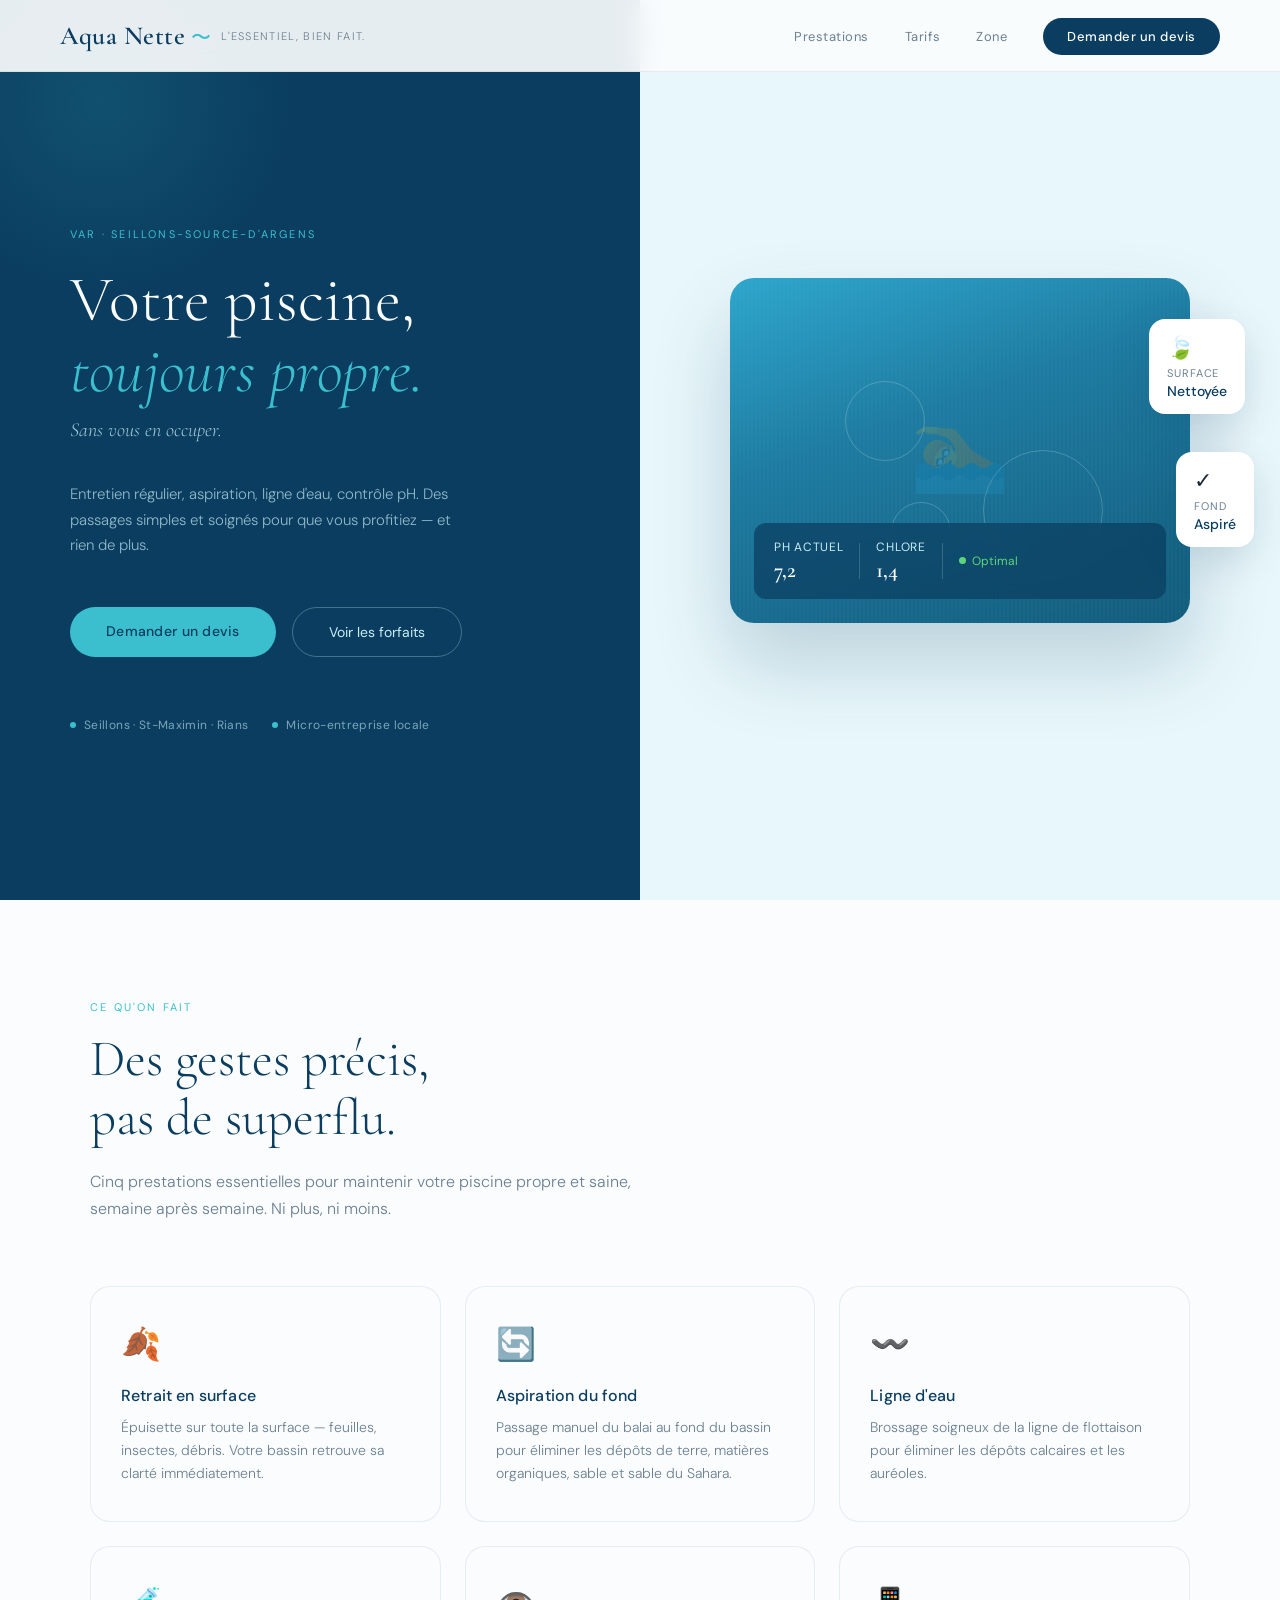
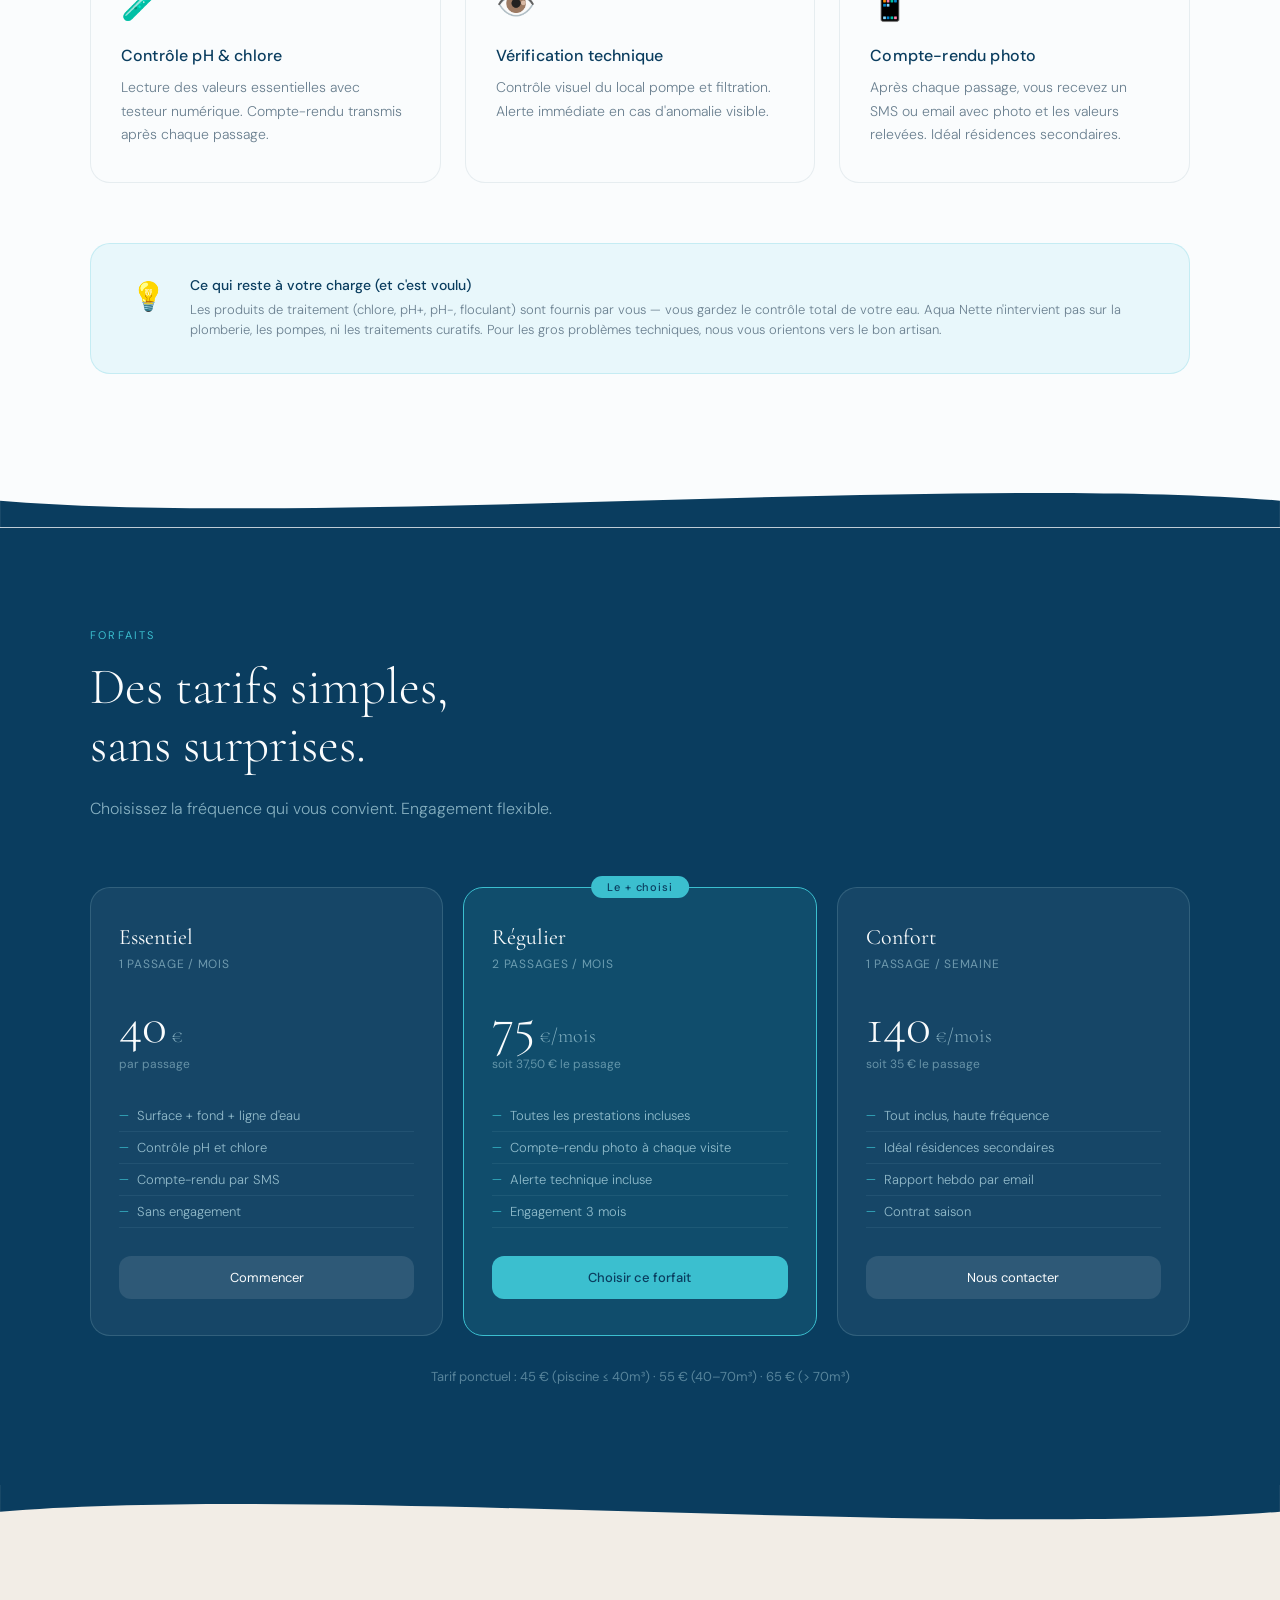
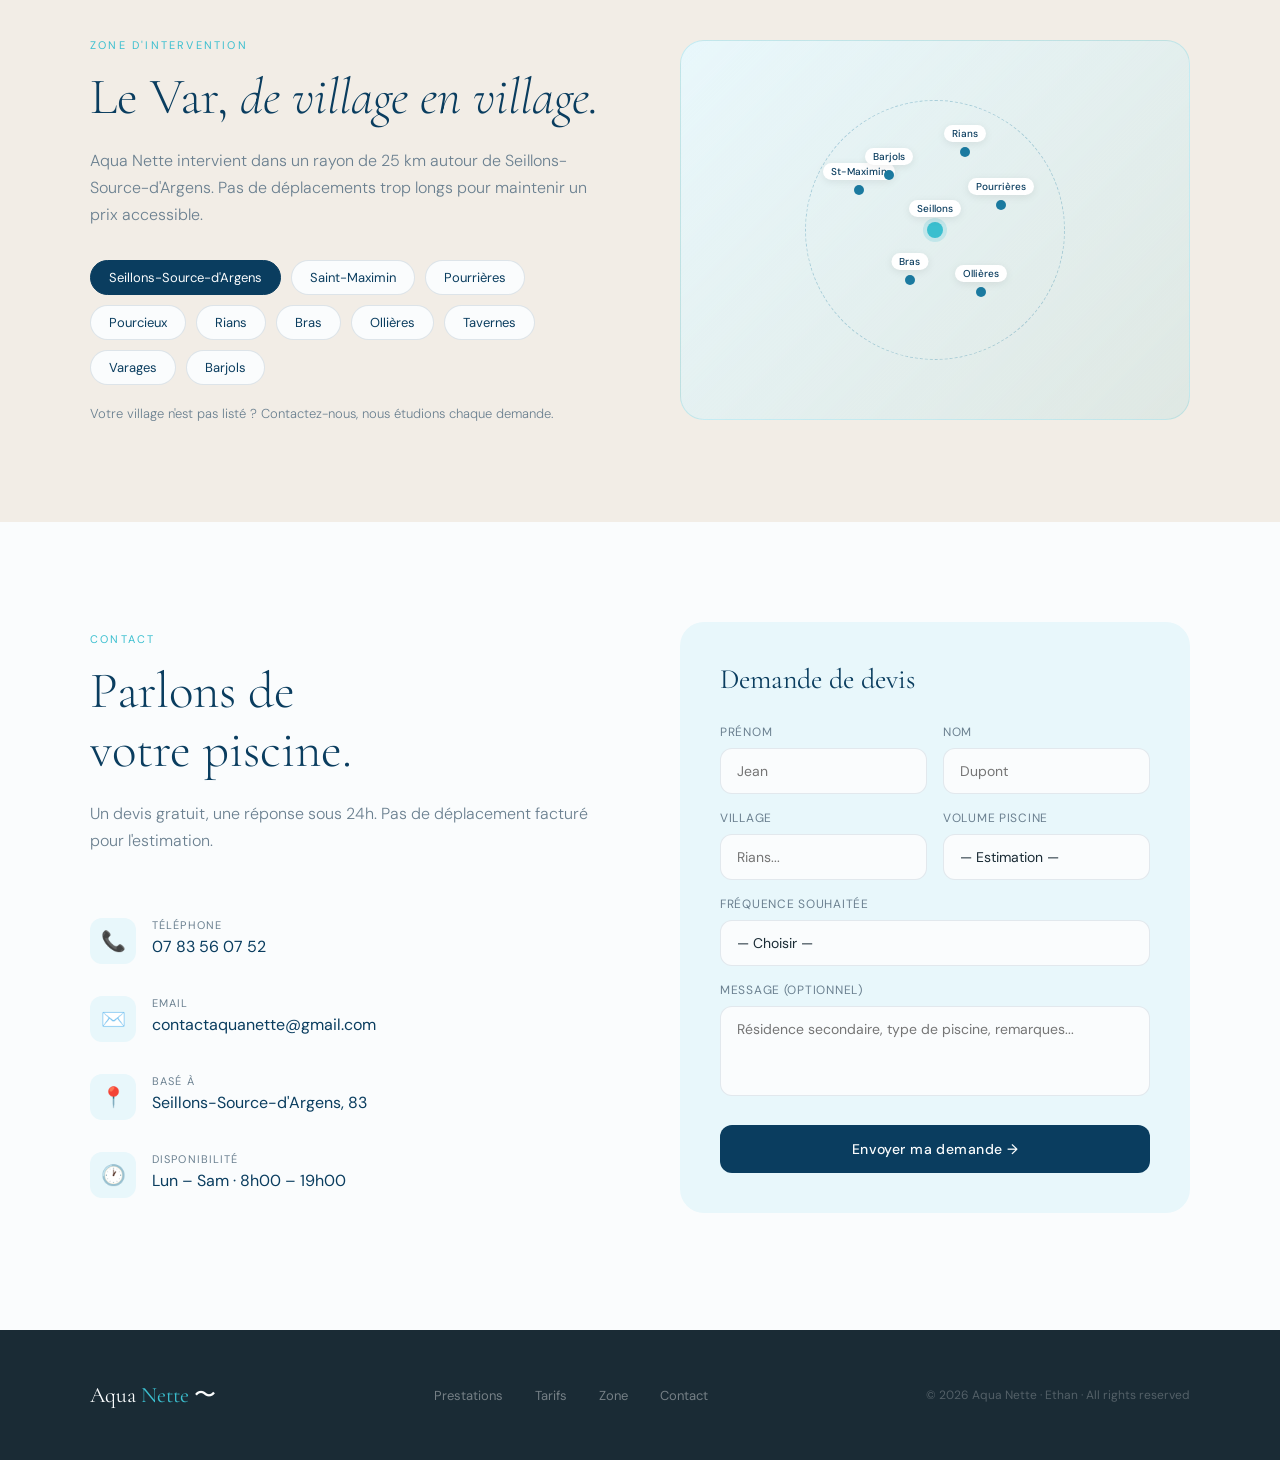
<file: aquanette_site_v1.html>
<!DOCTYPE html>
<html lang="fr">
<head>
<meta charset="UTF-8">
<meta name="viewport" content="width=device-width, initial-scale=1.0">
<title>Aqua Nette — Nettoyage de piscines | Seillons-Source-d'Argens & Var</title>
<link rel="preconnect" href="https://fonts.googleapis.com">
<link rel="preconnect" href="https://fonts.gstatic.com" crossorigin>
<link href="https://fonts.googleapis.com/css2?family=Cormorant+Garamond:ital,wght@0,300;0,400;0,600;1,300;1,400&family=DM+Sans:wght@300;400;500&display=swap" rel="stylesheet">

<style>
:root {
  --bleu: #0A3D5F;
  --azure: #1B7AA0;
  --turquoise: #3BBFCF;
  --aqua-clair: #C8EDF5;
  --eau: #E8F7FB;
  --blanc: #FAFCFD;
  --sable: #F2EDE6;
  --texte: #1A2B35;
  --gris: #6B8090;
}

*, *::before, *::after { box-sizing: border-box; margin: 0; padding: 0; }

html { scroll-behavior: smooth; }

body {
  font-family: 'DM Sans', sans-serif;
  background: var(--blanc);
  color: var(--texte);
  overflow-x: hidden;
}

nav {
  position: fixed; top: 0; left: 0; right: 0; z-index: 100;
  display: flex; align-items: center; justify-content: space-between;
  padding: 20px 60px;
  background: rgba(250,252,253,0.92);
  backdrop-filter: blur(12px);
  border-bottom: 1px solid rgba(10,61,95,0.08);
  transition: all 0.3s ease;
}

.logo {
  display: flex; align-items: baseline; gap: 6px;
}
.logo-text {
  font-family: 'Cormorant Garamond', serif;
  font-size: 26px;
  font-weight: 600;
  color: var(--bleu);
  letter-spacing: 0.02em;
}
.logo-wave {
  color: var(--turquoise);
  font-size: 20px;
}
.logo-tagline {
  font-size: 11px;
  color: var(--gris);
  letter-spacing: 0.12em;
  text-transform: uppercase;
  font-weight: 300;
  margin-left: 4px;
  align-self: center;
}

nav ul { list-style: none; display: flex; gap: 36px; }
nav ul a {
  text-decoration: none;
  font-size: 13px;
  font-weight: 400;
  color: var(--gris);
  letter-spacing: 0.04em;
  transition: color 0.2s;
}
nav ul a:hover { color: var(--bleu); }

.nav-cta {
  background: var(--bleu);
  color: var(--blanc) !important;
  padding: 10px 24px;
  border-radius: 100px;
  font-weight: 500 !important;
  font-size: 13px !important;
  transition: background 0.2s, transform 0.2s !important;
}
.nav-cta:hover { background: var(--azure) !important; transform: translateY(-1px); }

.hero {
  min-height: 100vh;
  display: grid;
  grid-template-columns: 1fr 1fr;
  position: relative;
  overflow: hidden;
}

.hero-left {
  background: var(--bleu);
  display: flex; flex-direction: column; justify-content: center;
  padding: 140px 70px 80px 70px;
  position: relative;
  overflow: hidden;
}

.hero-left::before {
  content: '';
  position: absolute; top: -100px; left: -100px;
  width: 400px; height: 400px;
  background: radial-gradient(circle, rgba(59,191,207,0.15) 0%, transparent 70%);
  border-radius: 50%;
}

.hero-eyebrow {
  font-size: 11px;
  letter-spacing: 0.2em;
  text-transform: uppercase;
  color: var(--turquoise);
  font-weight: 400;
  margin-bottom: 24px;
  opacity: 0; animation: fadeUp 0.8s 0.2s forwards;
}

.hero-title {
  font-family: 'Cormorant Garamond', serif;
  font-size: clamp(48px, 5vw, 72px);
  font-weight: 300;
  color: var(--blanc);
  line-height: 1.1;
  margin-bottom: 12px;
  opacity: 0; animation: fadeUp 0.8s 0.35s forwards;
}

.hero-title em {
  font-style: italic;
  color: var(--turquoise);
}

.hero-subtitle {
  font-family: 'Cormorant Garamond', serif;
  font-size: 20px;
  font-weight: 300;
  font-style: italic;
  color: rgba(200,237,245,0.8);
  margin-bottom: 40px;
  opacity: 0; animation: fadeUp 0.8s 0.5s forwards;
}

.hero-desc {
  font-size: 15px;
  color: rgba(200,237,245,0.7);
  line-height: 1.7;
  max-width: 400px;
  margin-bottom: 48px;
  font-weight: 300;
  opacity: 0; animation: fadeUp 0.8s 0.65s forwards;
}

.hero-btns {
  display: flex; gap: 16px; flex-wrap: wrap;
  opacity: 0; animation: fadeUp 0.8s 0.8s forwards;
}

.btn-primary {
  background: var(--turquoise);
  color: var(--bleu);
  padding: 15px 36px;
  border-radius: 100px;
  font-size: 14px;
  font-weight: 500;
  text-decoration: none;
  transition: all 0.25s;
  letter-spacing: 0.02em;
}
.btn-primary:hover { background: #4DD4E6; transform: translateY(-2px); box-shadow: 0 8px 30px rgba(59,191,207,0.35); }

.btn-ghost {
  border: 1px solid rgba(200,237,245,0.3);
  color: var(--aqua-clair);
  padding: 15px 36px;
  border-radius: 100px;
  font-size: 14px;
  font-weight: 400;
  text-decoration: none;
  transition: all 0.25s;
}
.btn-ghost:hover { border-color: rgba(200,237,245,0.7); background: rgba(200,237,245,0.07); }

.hero-badges {
  display: flex; gap: 24px; margin-top: 60px;
  opacity: 0; animation: fadeUp 0.8s 0.95s forwards;
}
.badge {
  display: flex; align-items: center; gap: 8px;
  font-size: 12px; color: rgba(200,237,245,0.6);
  letter-spacing: 0.03em;
}
.badge-dot { width: 6px; height: 6px; border-radius: 50%; background: var(--turquoise); flex-shrink: 0; }

.hero-right {
  background: var(--eau);
  display: flex; align-items: center; justify-content: center;
  position: relative; overflow: hidden;
  padding: 100px 40px;
}

.pool-visual {
  position: relative;
  width: 100%; max-width: 460px;
  opacity: 0; animation: fadeIn 1.2s 0.6s forwards;
}

.pool-container {
  width: 100%;
  aspect-ratio: 4/3;
  border-radius: 24px;
  overflow: hidden;
  position: relative;
  box-shadow: 0 40px 80px rgba(10,61,95,0.2);
}

.pool-bg {
  width: 100%; height: 100%;
  background: linear-gradient(160deg, #2BA5CC 0%, #1B7AA0 40%, #0F5A7A 100%);
  position: relative;
  display: flex; align-items: center; justify-content: center;
}

.ripple {
  position: absolute;
  border-radius: 50%;
  border: 1px solid rgba(255,255,255,0.2);
  animation: ripple 4s linear infinite;
}
.ripple:nth-child(1) { width: 80px; height: 80px; top: 30%; left: 25%; animation-delay: 0s; }
.ripple:nth-child(2) { width: 120px; height: 120px; top: 50%; left: 55%; animation-delay: 1.5s; }
.ripple:nth-child(3) { width: 60px; height: 60px; top: 65%; left: 35%; animation-delay: 3s; }

@keyframes ripple {
  0% { transform: scale(0.8); opacity: 0.6; }
  100% { transform: scale(2.5); opacity: 0; }
}

.water-shimmer {
  position: absolute; inset: 0;
  background: repeating-linear-gradient(
    90deg,
    rgba(255,255,255,0) 0px,
    rgba(255,255,255,0.04) 2px,
    rgba(255,255,255,0) 4px
  );
  animation: shimmer 8s linear infinite;
}
@keyframes shimmer {
  0% { background-position: 0 0; }
  100% { background-position: 200px 0; }
}

.pool-icon {
  font-size: 80px;
  opacity: 0.15;
  filter: blur(0px);
}

.pool-overlay {
  position: absolute; bottom: 24px; left: 24px; right: 24px;
  background: rgba(10,61,95,0.7);
  backdrop-filter: blur(8px);
  border-radius: 12px;
  padding: 16px 20px;
  display: flex; align-items: center; gap: 16px;
}
.pool-overlay-label { font-size: 12px; color: var(--aqua-clair); letter-spacing: 0.06em; text-transform: uppercase; margin-bottom: 2px; }
.pool-overlay-value { font-family: 'Cormorant Garamond', serif; font-size: 22px; font-weight: 600; color: var(--blanc); }
.pool-overlay-divider { width: 1px; height: 36px; background: rgba(200,237,245,0.2); }
.pool-status { display: flex; align-items: center; gap: 6px; font-size: 12px; color: #5DD67A; }
.status-dot { width: 7px; height: 7px; border-radius: 50%; background: #5DD67A; animation: pulse 2s infinite; }
@keyframes pulse { 0%,100% { opacity: 1; } 50% { opacity: 0.4; } }

.float-card {
  position: absolute;
  background: white;
  border-radius: 16px;
  padding: 14px 18px;
  box-shadow: 0 12px 40px rgba(10,61,95,0.15);
  animation: float 5s ease-in-out infinite;
}
.float-card:nth-child(2) { animation-delay: 2s; top: 15%; right: -10%; }
.float-card:nth-child(3) { animation-delay: 1s; bottom: 20%; right: -8%; }

@keyframes float {
  0%, 100% { transform: translateY(0); }
  50% { transform: translateY(-8px); }
}

.card-icon { font-size: 22px; margin-bottom: 4px; }
.card-label { font-size: 11px; color: var(--gris); text-transform: uppercase; letter-spacing: 0.08em; }
.card-value { font-size: 14px; font-weight: 500; color: var(--bleu); margin-top: 2px; }

.section { padding: 100px 60px; }
.section-center { max-width: 1100px; margin: 0 auto; }

.section-label {
  font-size: 11px;
  letter-spacing: 0.2em;
  text-transform: uppercase;
  color: var(--turquoise);
  font-weight: 400;
  margin-bottom: 16px;
}

.section-title {
  font-family: 'Cormorant Garamond', serif;
  font-size: clamp(36px, 4vw, 54px);
  font-weight: 300;
  color: var(--bleu);
  line-height: 1.15;
  margin-bottom: 20px;
}

.section-lead {
  font-size: 16px;
  color: var(--gris);
  line-height: 1.7;
  max-width: 560px;
  font-weight: 300;
  margin-bottom: 64px;
}

.services-grid {
  display: grid;
  grid-template-columns: repeat(3, 1fr);
  gap: 24px;
  margin-bottom: 60px;
}

.service-card {
  background: var(--blanc);
  border: 1px solid rgba(10,61,95,0.08);
  border-radius: 20px;
  padding: 36px 30px;
  transition: all 0.3s ease;
  position: relative;
  overflow: hidden;
}
.service-card::before {
  content: '';
  position: absolute; bottom: 0; left: 0; right: 0; height: 3px;
  background: linear-gradient(90deg, var(--turquoise), var(--azure));
  transform: scaleX(0);
  transform-origin: left;
  transition: transform 0.35s ease;
}
.service-card:hover { transform: translateY(-4px); box-shadow: 0 20px 50px rgba(10,61,95,0.1); border-color: rgba(27,122,160,0.2); }
.service-card:hover::before { transform: scaleX(1); }

.service-icon {
  font-size: 32px;
  margin-bottom: 20px;
  display: block;
}
.service-title {
  font-size: 16px;
  font-weight: 500;
  color: var(--bleu);
  margin-bottom: 10px;
  letter-spacing: 0.01em;
}
.service-desc {
  font-size: 14px;
  color: var(--gris);
  line-height: 1.65;
  font-weight: 300;
}

.not-included {
  background: var(--eau);
  border-radius: 20px;
  padding: 32px 40px;
  border: 1px solid rgba(59,191,207,0.2);
  display: flex; align-items: flex-start; gap: 24px;
}
.not-included-icon { font-size: 28px; flex-shrink: 0; margin-top: 2px; }
.not-included-title { font-size: 14px; font-weight: 500; color: var(--bleu); margin-bottom: 6px; }
.not-included-desc { font-size: 13px; color: var(--gris); line-height: 1.6; font-weight: 300; }

.tarifs-bg { background: var(--bleu); }

.tarifs-grid {
  display: grid;
  grid-template-columns: repeat(3, 1fr);
  gap: 20px;
}

.tarif-card {
  background: rgba(255,255,255,0.05);
  border: 1px solid rgba(200,237,245,0.15);
  border-radius: 20px;
  padding: 36px 28px;
  transition: all 0.3s;
  position: relative;
}
.tarif-card.featured {
  background: rgba(59,191,207,0.12);
  border-color: var(--turquoise);
}
.tarif-card:hover { background: rgba(255,255,255,0.08); transform: translateY(-3px); }

.tarif-badge {
  position: absolute; top: -12px; left: 50%; transform: translateX(-50%);
  background: var(--turquoise);
  color: var(--bleu);
  font-size: 11px; font-weight: 500;
  padding: 4px 16px;
  border-radius: 100px;
  letter-spacing: 0.08em;
  white-space: nowrap;
}

.tarif-name {
  font-family: 'Cormorant Garamond', serif;
  font-size: 22px;
  font-weight: 400;
  color: var(--blanc);
  margin-bottom: 6px;
}
.tarif-freq {
  font-size: 12px;
  color: rgba(200,237,245,0.5);
  letter-spacing: 0.06em;
  margin-bottom: 28px;
  text-transform: uppercase;
}
.tarif-price {
  font-family: 'Cormorant Garamond', serif;
  font-size: 52px;
  font-weight: 300;
  color: var(--blanc);
  line-height: 1;
  margin-bottom: 4px;
}
.tarif-price span {
  font-size: 20px;
  color: rgba(200,237,245,0.6);
  margin-left: 4px;
}
.tarif-per { font-size: 12px; color: rgba(200,237,245,0.45); margin-bottom: 28px; }
.tarif-list { list-style: none; }
.tarif-list li {
  font-size: 13px; color: rgba(200,237,245,0.7);
  padding: 7px 0;
  border-bottom: 1px solid rgba(200,237,245,0.07);
  display: flex; align-items: center; gap: 8px;
  font-weight: 300;
}
.tarif-list li::before { content: '—'; color: var(--turquoise); font-size: 12px; flex-shrink: 0; }

.tarif-cta {
  display: block;
  margin-top: 28px;
  text-align: center;
  background: rgba(255,255,255,0.1);
  color: var(--blanc);
  padding: 13px;
  border-radius: 12px;
  font-size: 13px;
  text-decoration: none;
  transition: background 0.2s;
}
.tarif-cta:hover, .tarif-card.featured .tarif-cta { background: var(--turquoise); color: var(--bleu); font-weight: 500; }

.zone-section { background: var(--sable); }
.zone-grid { display: grid; grid-template-columns: 1fr 1fr; gap: 80px; align-items: center; }

.villages-list {
  display: flex; flex-wrap: wrap; gap: 10px;
  margin-top: 32px;
}
.village-tag {
  background: var(--blanc);
  border: 1px solid rgba(10,61,95,0.12);
  border-radius: 100px;
  padding: 8px 18px;
  font-size: 13px;
  color: var(--bleu);
  font-weight: 400;
  transition: all 0.2s;
}
.village-tag:hover { background: var(--bleu); color: var(--blanc); border-color: var(--bleu); }
.village-tag.main { background: var(--bleu); color: var(--blanc); border-color: var(--bleu); }

.map-visual {
  background: linear-gradient(135deg, var(--eau) 0%, rgba(59,191,207,0.1) 100%);
  border-radius: 24px;
  height: 380px;
  display: flex; align-items: center; justify-content: center;
  position: relative;
  border: 1px solid rgba(59,191,207,0.2);
  overflow: hidden;
}

.map-dot {
  position: absolute;
  width: 10px; height: 10px;
  border-radius: 50%;
  background: var(--azure);
}
.map-dot.center { width: 16px; height: 16px; background: var(--turquoise); box-shadow: 0 0 0 4px rgba(59,191,207,0.2); }
.map-dot::after {
  content: attr(data-name);
  position: absolute; top: -22px; left: 50%; transform: translateX(-50%);
  white-space: nowrap; font-size: 10px; color: var(--bleu); font-weight: 500;
  background: white; padding: 2px 8px; border-radius: 100px;
  box-shadow: 0 2px 8px rgba(0,0,0,0.08);
}

.map-radius {
  position: absolute;
  width: 260px; height: 260px;
  border-radius: 50%;
  border: 1px dashed rgba(27,122,160,0.3);
  top: 50%; left: 50%; transform: translate(-50%, -50%);
}

.contact-grid { display: grid; grid-template-columns: 1fr 1fr; gap: 80px; align-items: start; }

.contact-info { padding-top: 10px; }

.contact-item {
  display: flex; align-items: flex-start; gap: 16px;
  margin-bottom: 32px;
}
.contact-icon-box {
  width: 46px; height: 46px;
  background: var(--eau);
  border-radius: 12px;
  display: flex; align-items: center; justify-content: center;
  font-size: 20px;
  flex-shrink: 0;
}
.contact-label { font-size: 11px; color: var(--gris); text-transform: uppercase; letter-spacing: 0.1em; margin-bottom: 4px; }
.contact-value { font-size: 16px; color: var(--bleu); font-weight: 400; }

.contact-form {
  background: var(--eau);
  border-radius: 24px;
  padding: 40px;
}
.form-title {
  font-family: 'Cormorant Garamond', serif;
  font-size: 28px; font-weight: 400;
  color: var(--bleu);
  margin-bottom: 28px;
}
.form-row { display: grid; grid-template-columns: 1fr 1fr; gap: 16px; }
.form-group { margin-bottom: 16px; }
.form-label { font-size: 12px; color: var(--gris); letter-spacing: 0.06em; text-transform: uppercase; margin-bottom: 8px; display: block; font-weight: 400; }
.form-input, .form-select, .form-textarea {
  width: 100%;
  background: var(--blanc);
  border: 1px solid rgba(10,61,95,0.1);
  border-radius: 12px;
  padding: 13px 16px;
  font-family: 'DM Sans', sans-serif;
  font-size: 14px;
  color: var(--texte);
  outline: none;
  transition: border 0.2s, box-shadow 0.2s;
  appearance: none;
  -webkit-appearance: none;
}
.form-input:focus, .form-select:focus, .form-textarea:focus {
  border-color: var(--turquoise);
  box-shadow: 0 0 0 3px rgba(59,191,207,0.12);
}
.form-textarea { resize: none; height: 90px; }

.form-submit {
  width: 100%;
  background: var(--bleu);
  color: var(--blanc);
  border: none;
  padding: 15px;
  border-radius: 12px;
  font-family: 'DM Sans', sans-serif;
  font-size: 14px;
  font-weight: 500;
  cursor: pointer;
  transition: all 0.25s;
  margin-top: 8px;
  letter-spacing: 0.03em;
}
.form-submit:hover { background: var(--azure); transform: translateY(-1px); box-shadow: 0 6px 20px rgba(10,61,95,0.25); }

footer {
  background: var(--texte);
  padding: 50px 60px;
}
.footer-inner {
  max-width: 1100px; margin: 0 auto;
  display: flex; align-items: center; justify-content: space-between;
  flex-wrap: wrap; gap: 24px;
}
.footer-logo { font-family: 'Cormorant Garamond', serif; font-size: 22px; color: var(--blanc); font-weight: 400; }
.footer-logo span { color: var(--turquoise); }
.footer-links { display: flex; gap: 32px; }
.footer-links a { font-size: 13px; color: rgba(255,255,255,0.4); text-decoration: none; transition: color 0.2s; }
.footer-links a:hover { color: var(--turquoise); }
.footer-copy { font-size: 12px; color: rgba(255,255,255,0.25); }

@keyframes fadeUp {
  from { opacity: 0; transform: translateY(24px); }
  to { opacity: 1; transform: translateY(0); }
}
@keyframes fadeIn {
  from { opacity: 0; }
  to { opacity: 1; }
}

.reveal {
  opacity: 0; transform: translateY(30px);
  transition: opacity 0.7s ease, transform 0.7s ease;
}
.reveal.visible { opacity: 1; transform: translateY(0); }

@media (max-width: 900px) {
  nav { padding: 16px 24px; }
  nav ul { display: none; }
  .hero { grid-template-columns: 1fr; }
  .hero-left { padding: 120px 32px 60px; }
  .hero-right { min-height: 400px; padding: 60px 24px; }
  .section { padding: 70px 24px; }
  .services-grid, .tarifs-grid, .zone-grid, .contact-grid { grid-template-columns: 1fr; gap: 24px; }
  .float-card { display: none; }
}

.wave-divider {
  width: 100%; overflow: hidden; line-height: 0;
  background: var(--bleu);
}
.wave-divider svg { display: block; }
</style>
</head>
<body>

<nav>
  <div class="logo">
    <span class="logo-text">Aqua Nette</span>
    <span class="logo-wave">〜</span>
    <span class="logo-tagline">L'essentiel, bien fait.</span>
  </div>
  <ul>
    <li><a href="#services">Prestations</a></li>
    <li><a href="#tarifs">Tarifs</a></li>
    <li><a href="#zone">Zone</a></li>
    <li><a href="#contact" class="nav-cta">Demander un devis</a></li>
  </ul>
</nav>

<section class="hero">
  <div class="hero-left">
    <p class="hero-eyebrow">Var · Seillons-Source-d'Argens</p>
    <h1 class="hero-title">Votre piscine,<br><em>toujours propre.</em></h1>
    <p class="hero-subtitle">Sans vous en occuper.</p>
    <p class="hero-desc">Entretien régulier, aspiration, ligne d'eau, contrôle pH. Des passages simples et soignés pour que vous profitiez — et rien de plus.</p>
    <div class="hero-btns">
      <a href="#contact" class="btn-primary">Demander un devis</a>
      <a href="#tarifs" class="btn-ghost">Voir les forfaits</a>
    </div>
    <div class="hero-badges">
      <div class="badge"><div class="badge-dot"></div> Seillons · St-Maximin · Rians</div>
      <div class="badge"><div class="badge-dot"></div> Micro-entreprise locale</div>
    </div>
  </div>

  <div class="hero-right">
    <div class="pool-visual">
      <div class="pool-container">
        <div class="pool-bg">
          <div class="ripple"></div>
          <div class="ripple"></div>
          <div class="ripple"></div>
          <div class="water-shimmer"></div>
          <div class="pool-icon">🏊</div>
          <div class="pool-overlay">
            <div>
              <div class="pool-overlay-label">pH actuel</div>
              <div class="pool-overlay-value">7,2</div>
            </div>
            <div class="pool-overlay-divider"></div>
            <div>
              <div class="pool-overlay-label">Chlore</div>
              <div class="pool-overlay-value">1,4</div>
            </div>
            <div class="pool-overlay-divider"></div>
            <div class="pool-status">
              <div class="status-dot"></div>
              Optimal
            </div>
          </div>
        </div>
      </div>

      <div class="float-card" style="top:12%; right:-12%; animation-delay:0s;">
        <div class="card-icon">🍃</div>
        <div class="card-label">Surface</div>
        <div class="card-value">Nettoyée</div>
      </div>

      <div class="float-card" style="bottom:22%; right:-14%; animation-delay:1.8s;">
        <div class="card-icon">✓</div>
        <div class="card-label">Fond</div>
        <div class="card-value">Aspiré</div>
      </div>
    </div>
  </div>
</section>

<section class="section" id="services">
  <div class="section-center">
    <p class="section-label reveal">Ce qu'on fait</p>
    <h2 class="section-title reveal">Des gestes précis,<br>pas de superflu.</h2>
    <p class="section-lead reveal">Cinq prestations essentielles pour maintenir votre piscine propre et saine, semaine après semaine. Ni plus, ni moins.</p>

    <div class="services-grid">
      <div class="service-card reveal">
        <span class="service-icon">🍂</span>
        <div class="service-title">Retrait en surface</div>
        <p class="service-desc">Épuisette sur toute la surface — feuilles, insectes, débris. Votre bassin retrouve sa clarté immédiatement.</p>
      </div>
      <div class="service-card reveal" style="transition-delay:0.1s">
        <span class="service-icon">🔄</span>
        <div class="service-title">Aspiration du fond</div>
        <p class="service-desc">Passage manuel du balai au fond du bassin pour éliminer les dépôts de terre, matières organiques, sable et sable du Sahara.</p>
      </div>
      <div class="service-card reveal" style="transition-delay:0.2s">
        <span class="service-icon">〰️</span>
        <div class="service-title">Ligne d'eau</div>
        <p class="service-desc">Brossage soigneux de la ligne de flottaison pour éliminer les dépôts calcaires et les auréoles.</p>
      </div>
      <div class="service-card reveal" style="transition-delay:0.1s">
        <span class="service-icon">🧪</span>
        <div class="service-title">Contrôle pH & chlore</div>
        <p class="service-desc">Lecture des valeurs essentielles avec testeur numérique. Compte-rendu transmis après chaque passage.</p>
      </div>
      <div class="service-card reveal" style="transition-delay:0.2s">
        <span class="service-icon">👁️</span>
        <div class="service-title">Vérification technique</div>
        <p class="service-desc">Contrôle visuel du local pompe et filtration. Alerte immédiate en cas d'anomalie visible.</p>
      </div>
      <div class="service-card reveal" style="transition-delay:0.3s" style="background: var(--eau); border-color: rgba(59,191,207,0.25);">
        <span class="service-icon">📱</span>
        <div class="service-title">Compte-rendu photo</div>
        <p class="service-desc">Après chaque passage, vous recevez un SMS ou email avec photo et les valeurs relevées. Idéal résidences secondaires.</p>
      </div>
    </div>

    <div class="not-included reveal">
      <div class="not-included-icon">💡</div>
      <div>
        <div class="not-included-title">Ce qui reste à votre charge (et c'est voulu)</div>
        <div class="not-included-desc">Les produits de traitement (chlore, pH+, pH−, floculant) sont fournis par vous — vous gardez le contrôle total de votre eau. Aqua Nette n'intervient pas sur la plomberie, les pompes, ni les traitements curatifs. Pour les gros problèmes techniques, nous vous orientons vers le bon artisan.</div>
      </div>
    </div>
  </div>
</section>

<div class="wave-divider" style="background:var(--blanc);">
  <svg viewBox="0 0 1440 60" xmlns="http://www.w3.org/2000/svg">
    <path d="M0,30 C360,60 1080,0 1440,30 L1440,60 L0,60 Z" fill="#0A3D5F"/>
  </svg>
</div>

<section class="section tarifs-bg" id="tarifs">
  <div class="section-center">
    <p class="section-label reveal" style="color:var(--turquoise)">Forfaits</p>
    <h2 class="section-title reveal" style="color:var(--blanc)">Des tarifs simples,<br>sans surprises.</h2>
    <p class="section-lead reveal" style="color:rgba(200,237,245,0.65)">Choisissez la fréquence qui vous convient. Engagement flexible.</p>

    <div class="tarifs-grid">
      <div class="tarif-card reveal">
        <div class="tarif-name">Essentiel</div>
        <div class="tarif-freq">1 passage / mois</div>
        <div class="tarif-price">40<span>€</span></div>
        <div class="tarif-per">par passage</div>
        <ul class="tarif-list">
          <li>Surface + fond + ligne d'eau</li>
          <li>Contrôle pH et chlore</li>
          <li>Compte-rendu par SMS</li>
          <li>Sans engagement</li>
        </ul>
        <a href="#contact" class="tarif-cta">Commencer</a>
      </div>

      <div class="tarif-card featured reveal" style="transition-delay:0.1s">
        <div class="tarif-badge">Le + choisi</div>
        <div class="tarif-name">Régulier</div>
        <div class="tarif-freq">2 passages / mois</div>
        <div class="tarif-price">75<span>€/mois</span></div>
        <div class="tarif-per">soit 37,50 € le passage</div>
        <ul class="tarif-list">
          <li>Toutes les prestations incluses</li>
          <li>Compte-rendu photo à chaque visite</li>
          <li>Alerte technique incluse</li>
          <li>Engagement 3 mois</li>
        </ul>
        <a href="#contact" class="tarif-cta">Choisir ce forfait</a>
      </div>

      <div class="tarif-card reveal" style="transition-delay:0.2s">
        <div class="tarif-name">Confort</div>
        <div class="tarif-freq">1 passage / semaine</div>
        <div class="tarif-price">140<span>€/mois</span></div>
        <div class="tarif-per">soit 35 € le passage</div>
        <ul class="tarif-list">
          <li>Tout inclus, haute fréquence</li>
          <li>Idéal résidences secondaires</li>
          <li>Rapport hebdo par email</li>
          <li>Contrat saison</li>
        </ul>
        <a href="#contact" class="tarif-cta">Nous contacter</a>
      </div>
    </div>

    <p class="reveal" style="text-align:center; color:rgba(200,237,245,0.4); font-size:13px; margin-top:32px;">Tarif ponctuel : 45 € (piscine ≤ 40m³) · 55 € (40–70m³) · 65 € (> 70m³)</p>
  </div>
</section>

<div class="wave-divider" style="background:var(--sable);">
  <svg viewBox="0 0 1440 60" xmlns="http://www.w3.org/2000/svg">
    <path d="M0,30 C360,0 1080,60 1440,30 L1440,0 L0,0 Z" fill="#0A3D5F"/>
  </svg>
</div>

<section class="section zone-section" id="zone">
  <div class="section-center">
    <div class="zone-grid">
      <div>
        <p class="section-label reveal">Zone d'intervention</p>
        <h2 class="section-title reveal">Le Var, <em style="font-style:italic">de village en village.</em></h2>
        <p class="section-lead reveal" style="margin-bottom:24px;">Aqua Nette intervient dans un rayon de 25 km autour de Seillons-Source-d'Argens. Pas de déplacements trop longs pour maintenir un prix accessible.</p>
        <div class="villages-list reveal">
          <span class="village-tag main">Seillons-Source-d'Argens</span>
          <span class="village-tag">Saint-Maximin</span>
          <span class="village-tag">Pourrières</span>
          <span class="village-tag">Pourcieux</span>
          <span class="village-tag">Rians</span>
          <span class="village-tag">Bras</span>
          <span class="village-tag">Ollières</span>
          <span class="village-tag">Tavernes</span>
          <span class="village-tag">Varages</span>
          <span class="village-tag">Barjols</span>
        </div>
        <p class="reveal" style="font-size:13px; color:var(--gris); margin-top:20px; font-weight:300;">Votre village n'est pas listé ? Contactez-nous, nous étudions chaque demande.</p>
      </div>
      <div>
        <div class="map-visual reveal">
          <div class="map-radius"></div>
          <div class="map-dot center" data-name="Seillons" style="top:50%;left:50%;transform:translate(-50%,-50%)"></div>
          <div class="map-dot" data-name="St-Maximin" style="top:38%;left:34%"></div>
          <div class="map-dot" data-name="Pourrières" style="top:42%;left:62%"></div>
          <div class="map-dot" data-name="Rians" style="top:28%;left:55%"></div>
          <div class="map-dot" data-name="Bras" style="top:62%;left:44%"></div>
          <div class="map-dot" data-name="Ollières" style="top:65%;left:58%"></div>
          <div class="map-dot" data-name="Barjols" style="top:34%;left:40%"></div>
        </div>
      </div>
    </div>
  </div>
</section>

<section class="section" id="contact">
  <div class="section-center">
    <div class="contact-grid">
      <div class="contact-info">
        <p class="section-label reveal">Contact</p>
        <h2 class="section-title reveal">Parlons de<br>votre piscine.</h2>
        <p class="section-lead reveal">Un devis gratuit, une réponse sous 24h. Pas de déplacement facturé pour l'estimation.</p>

        <div class="contact-item reveal">
          <div class="contact-icon-box">📞</div>
          <div>
            <div class="contact-label">Téléphone</div>
            <div class="contact-value">07 83 56 07 52</div>
          </div>
        </div>
        <div class="contact-item reveal">
          <div class="contact-icon-box">✉️</div>
          <div>
            <div class="contact-label">Email</div>
            <div class="contact-value">contactaquanette@gmail.com</div>
          </div>
        </div>
        <div class="contact-item reveal">
          <div class="contact-icon-box">📍</div>
          <div>
            <div class="contact-label">Basé à</div>
            <div class="contact-value">Seillons-Source-d'Argens, 83</div>
          </div>
        </div>
        <div class="contact-item reveal">
          <div class="contact-icon-box">🕐</div>
          <div>
            <div class="contact-label">Disponibilité</div>
            <div class="contact-value">Lun – Sam · 8h00 – 19h00</div>
          </div>
        </div>
      </div>

      <div class="reveal">
        <div class="contact-form">
          <div class="form-title">Demande de devis</div>
          <div class="form-row">
            <div class="form-group">
              <label class="form-label">Prénom</label>
              <input type="text" class="form-input" placeholder="Jean">
            </div>
            <div class="form-group">
              <label class="form-label">Nom</label>
              <input type="text" class="form-input" placeholder="Dupont">
            </div>
          </div>
          <div class="form-row">
            <div class="form-group">
              <label class="form-label">Village</label>
              <input type="text" class="form-input" placeholder="Rians...">
            </div>
            <div class="form-group">
              <label class="form-label">Volume piscine</label>
              <select class="form-select">
                <option>— Estimation —</option>
                <option>Moins de 40 m³</option>
                <option>40 à 70 m³</option>
                <option>Plus de 70 m³</option>
              </select>
            </div>
          </div>
          <div class="form-group">
            <label class="form-label">Fréquence souhaitée</label>
            <select class="form-select">
              <option>— Choisir —</option>
              <option>1 passage / mois</option>
              <option>2 passages / mois</option>
              <option>Chaque semaine</option>
              <option>Ponctuel (à la demande)</option>
            </select>
          </div>
          <div class="form-group">
            <label class="form-label">Message (optionnel)</label>
            <textarea class="form-textarea" placeholder="Résidence secondaire, type de piscine, remarques..."></textarea>
          </div>
          <button class="form-submit">Envoyer ma demande →</button>
        </div>
      </div>
    </div>
  </div>
</section>

<footer>
  <div class="footer-inner">
    <div class="footer-logo">Aqua <span>Nette</span> 〜</div>
    <div class="footer-links">
      <a href="#services">Prestations</a>
      <a href="#tarifs">Tarifs</a>
      <a href="#zone">Zone</a>
      <a href="#contact">Contact</a>
    </div>
    <div class="footer-copy">© 2026 Aqua Nette · Ethan · All rights reserved</div>
  </div>
</footer>

<script>
const reveals = document.querySelectorAll('.reveal');
const observer = new IntersectionObserver((entries) => {
  entries.forEach((entry, i) => {
    if (entry.isIntersecting) {
      setTimeout(() => entry.target.classList.add('visible'), 80);
    }
  });
}, { threshold: 0.1, rootMargin: '0px 0px -40px 0px' });
reveals.forEach(el => observer.observe(el));

window.addEventListener('scroll', () => {
  document.querySelector('nav').style.boxShadow =
    window.scrollY > 50 ? '0 4px 30px rgba(10,61,95,0.1)' : 'none';
});

document.querySelector('.form-submit').addEventListener('click', () => {
  const btn = document.querySelector('.form-submit');
  btn.textContent = '✓ Message envoyé !';
  btn.style.background = '#27AE60';
  setTimeout(() => {
    btn.textContent = 'Envoyer ma demande →';
    btn.style.background = '';
  }, 3000);
});
</script>
</body>
</html>
</file>
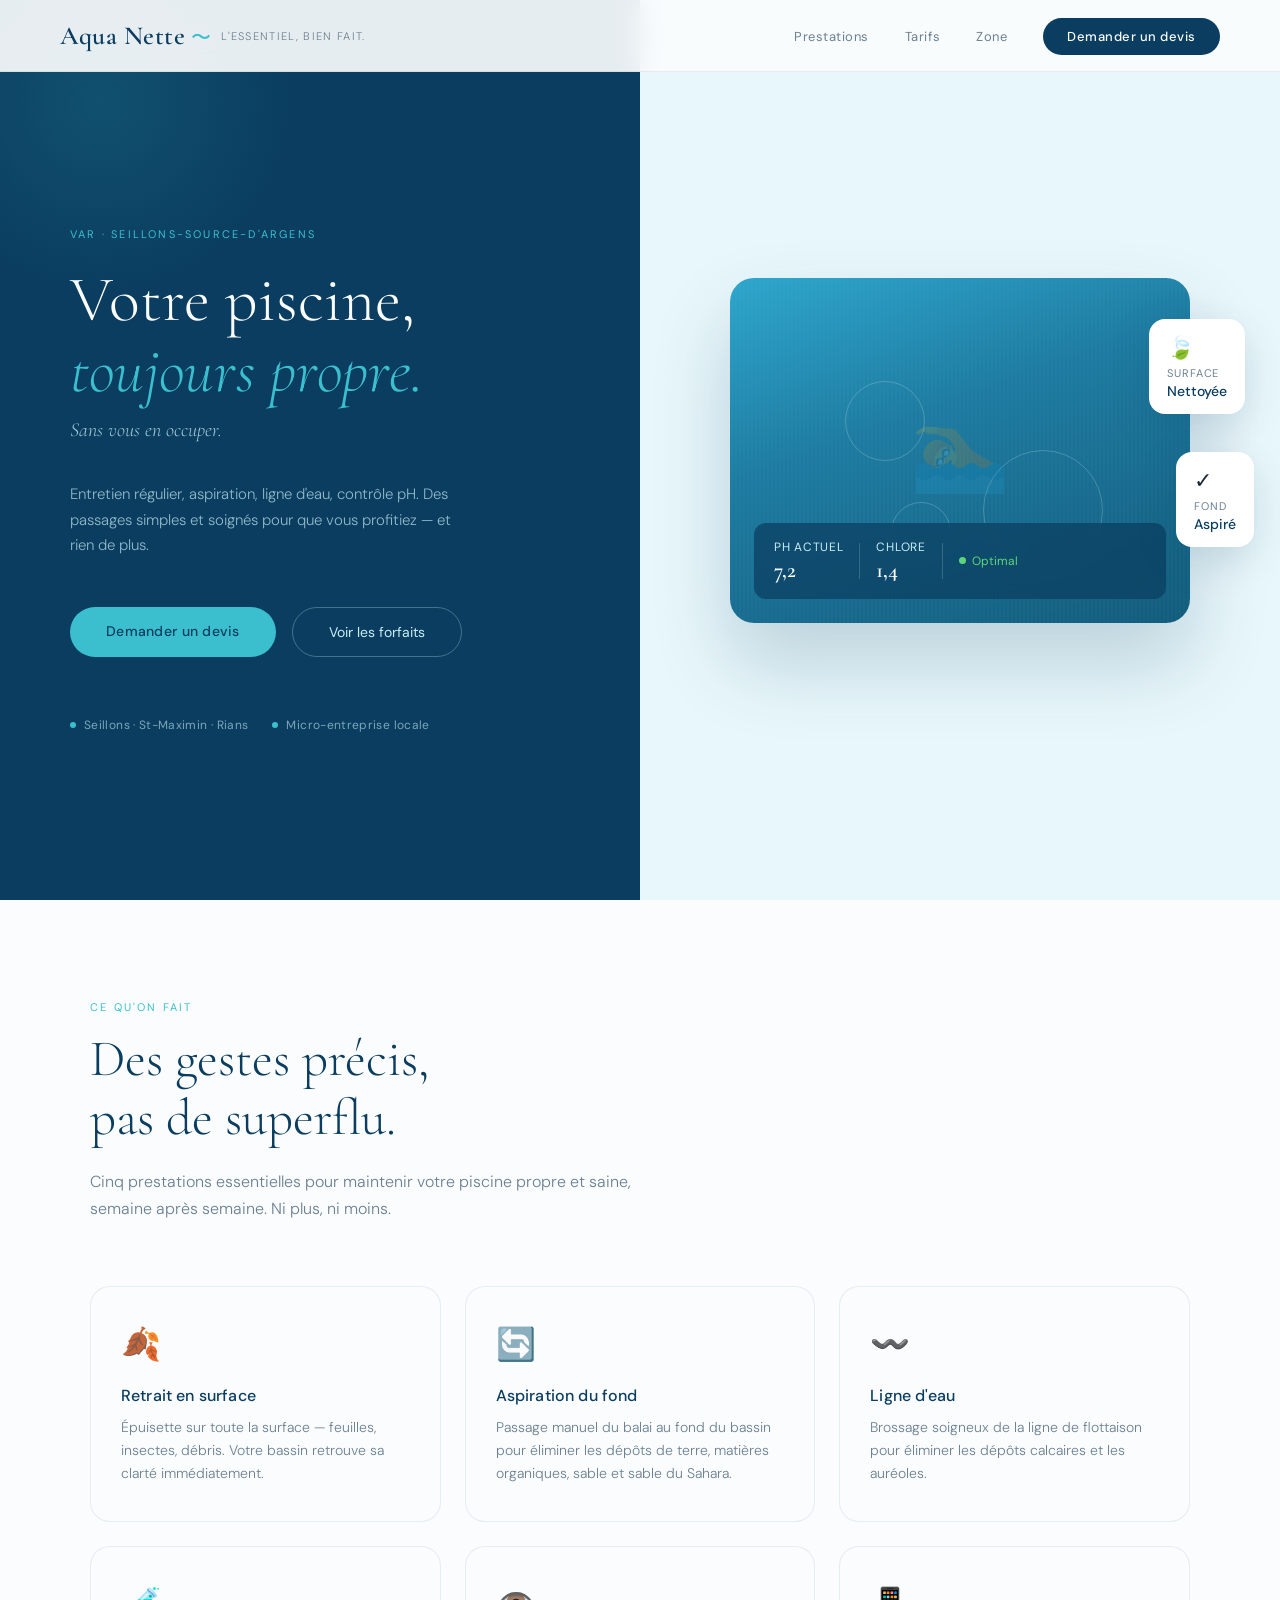
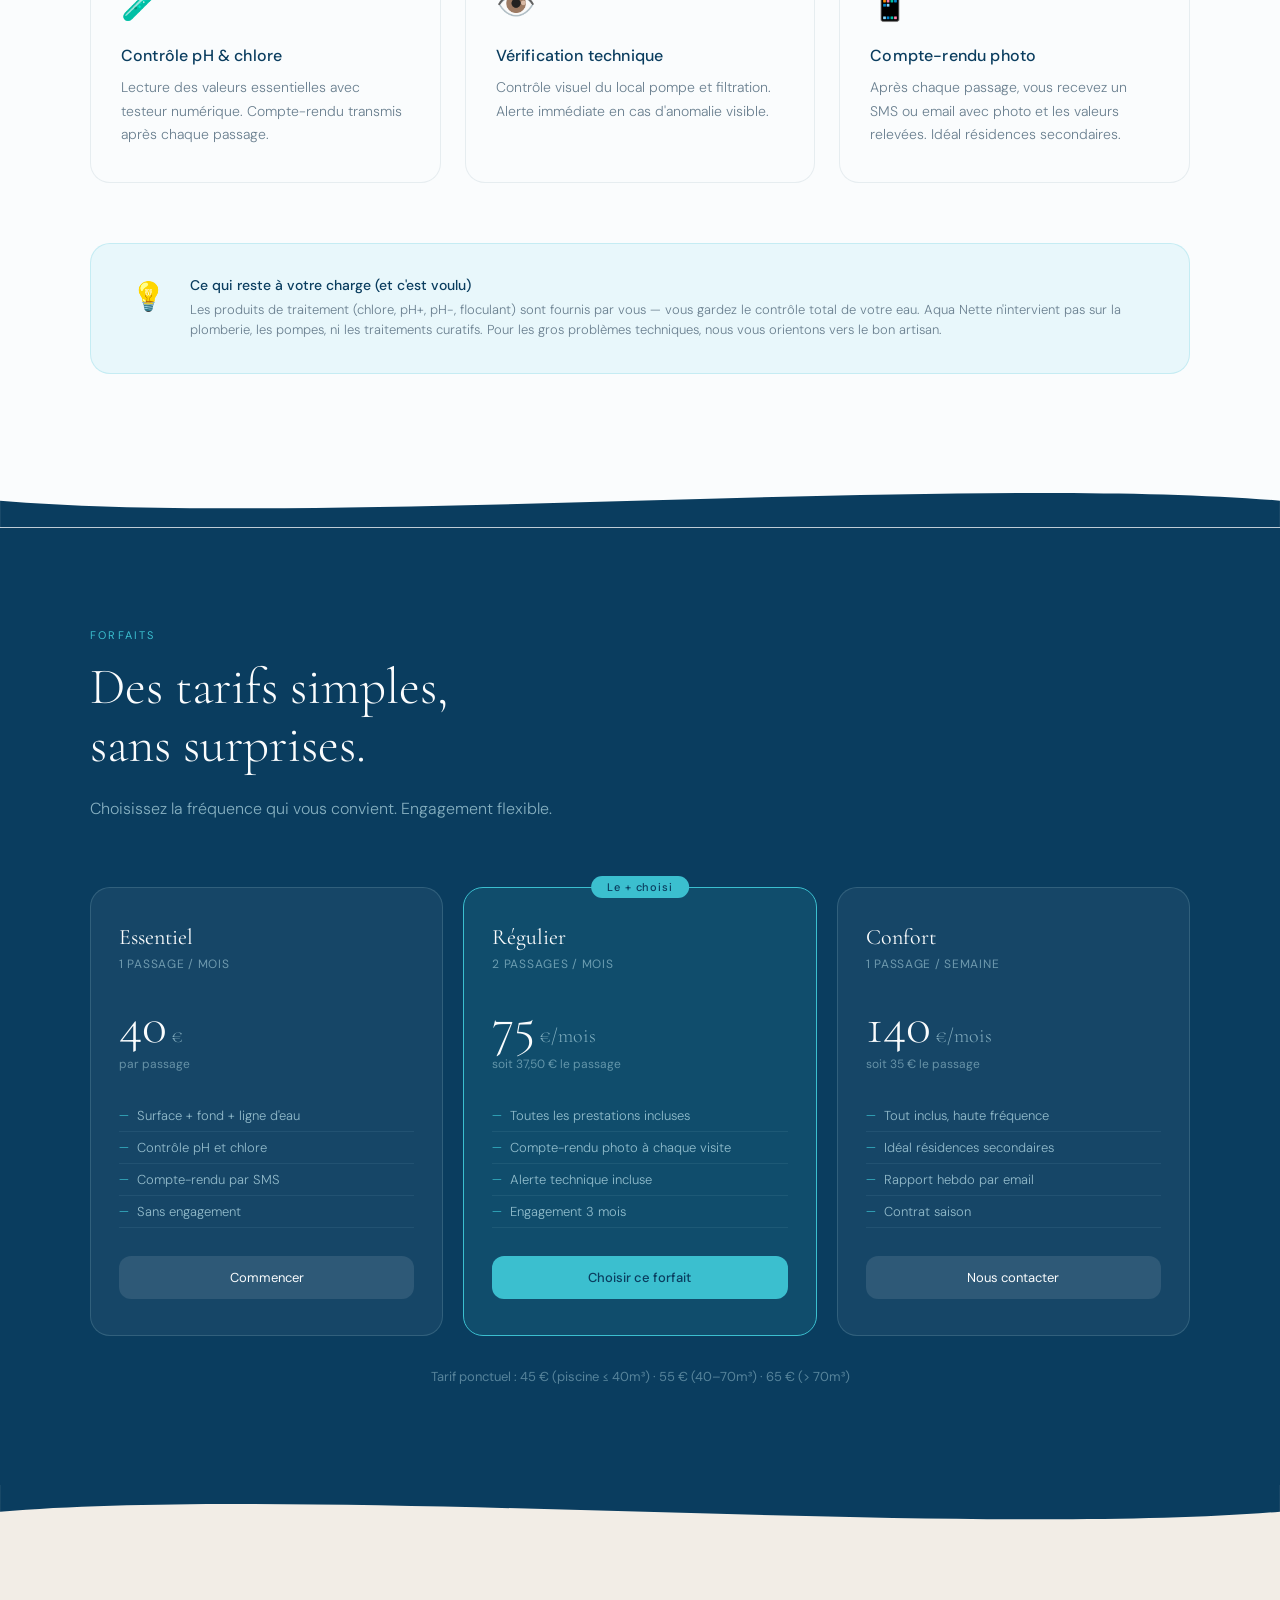
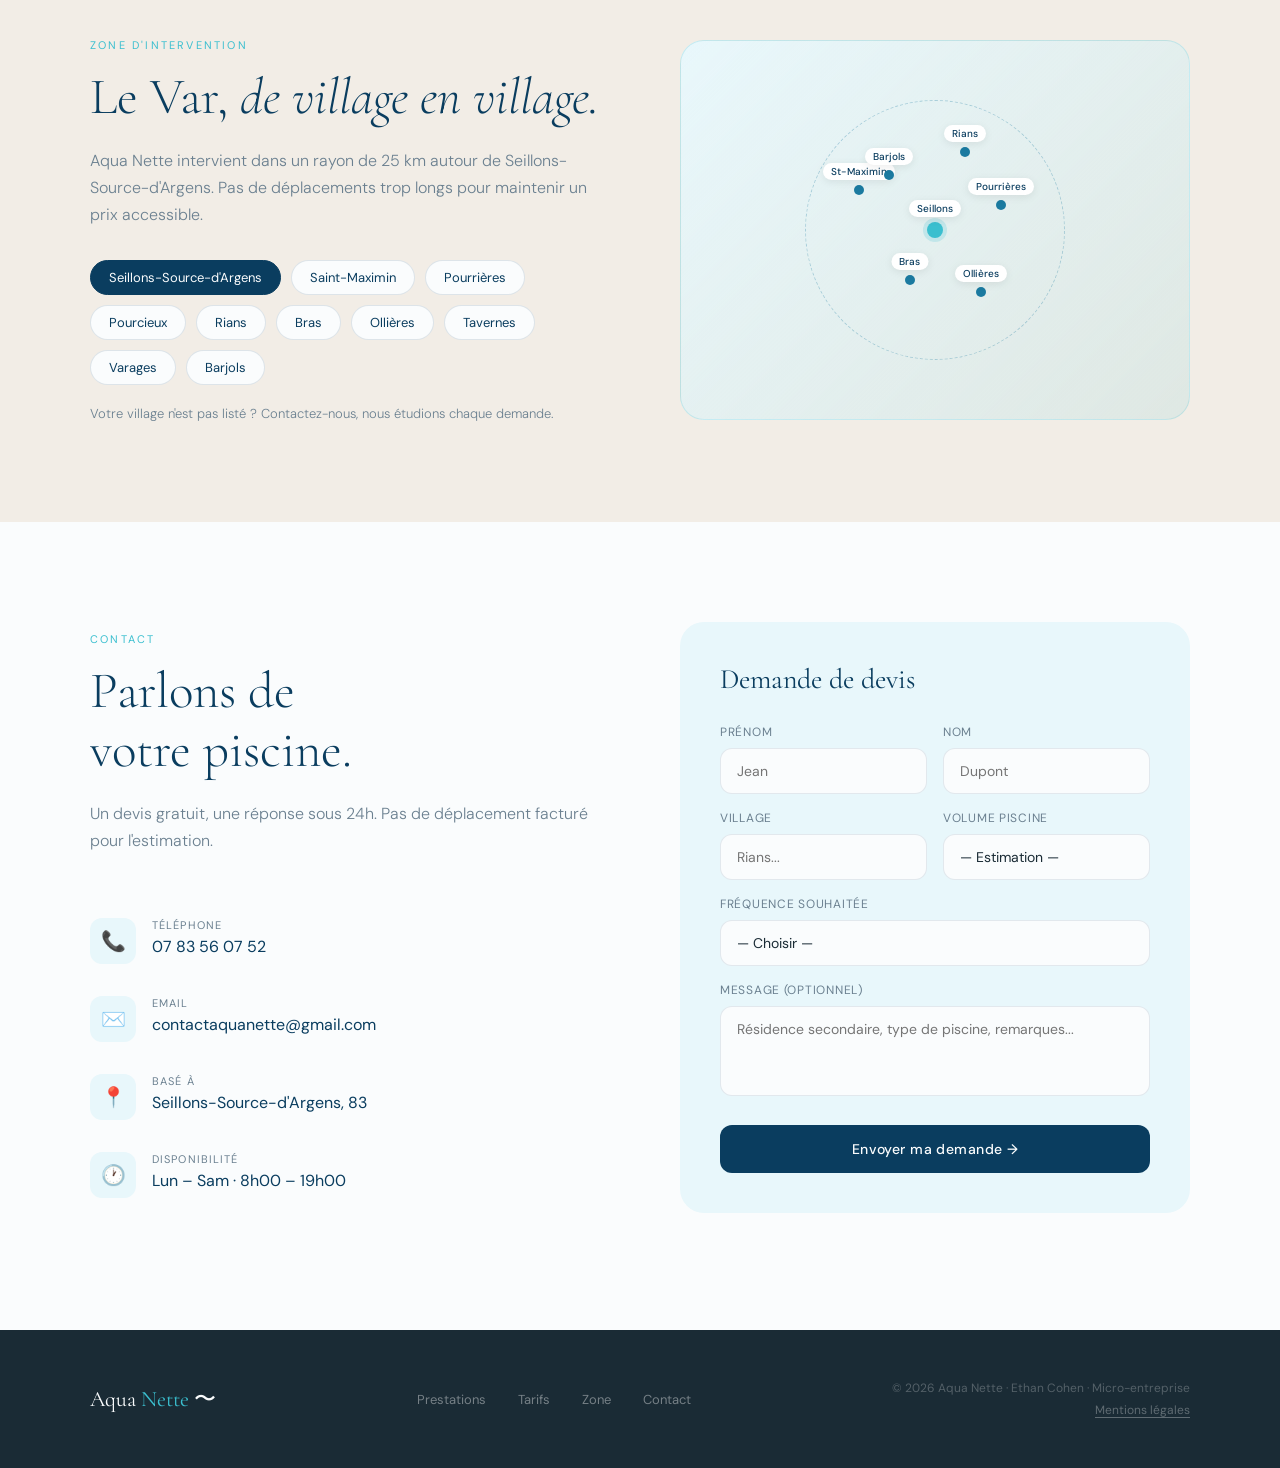
<file: aquanette_site_v2.html>
<!DOCTYPE html>
<html lang="fr">
<head>
<meta charset="UTF-8">
<meta name="viewport" content="width=device-width, initial-scale=1.0">
<title>Aqua Nette — Nettoyage de piscines | Seillons-Source-d'Argens & Var</title>
<link rel="preconnect" href="https://fonts.googleapis.com">
<link rel="preconnect" href="https://fonts.gstatic.com" crossorigin>
<link href="https://fonts.googleapis.com/css2?family=Cormorant+Garamond:ital,wght@0,300;0,400;0,600;1,300;1,400&family=DM+Sans:wght@300;400;500&display=swap" rel="stylesheet">

<style>
:root {
  --bleu: #0A3D5F;
  --azure: #1B7AA0;
  --turquoise: #3BBFCF;
  --aqua-clair: #C8EDF5;
  --eau: #E8F7FB;
  --blanc: #FAFCFD;
  --sable: #F2EDE6;
  --texte: #1A2B35;
  --gris: #6B8090;
}

*, *::before, *::after { box-sizing: border-box; margin: 0; padding: 0; }

html { scroll-behavior: smooth; }

body {
  font-family: 'DM Sans', sans-serif;
  background: var(--blanc);
  color: var(--texte);
  overflow-x: hidden;
}

nav {
  position: fixed; top: 0; left: 0; right: 0; z-index: 100;
  display: flex; align-items: center; justify-content: space-between;
  padding: 20px 60px;
  background: rgba(250,252,253,0.92);
  backdrop-filter: blur(12px);
  border-bottom: 1px solid rgba(10,61,95,0.08);
  transition: all 0.3s ease;
}

.logo {
  display: flex; align-items: baseline; gap: 6px;
}
.logo-text {
  font-family: 'Cormorant Garamond', serif;
  font-size: 26px;
  font-weight: 600;
  color: var(--bleu);
  letter-spacing: 0.02em;
}
.logo-wave {
  color: var(--turquoise);
  font-size: 20px;
}
.logo-tagline {
  font-size: 11px;
  color: var(--gris);
  letter-spacing: 0.12em;
  text-transform: uppercase;
  font-weight: 300;
  margin-left: 4px;
  align-self: center;
}

nav ul { list-style: none; display: flex; gap: 36px; }
nav ul a {
  text-decoration: none;
  font-size: 13px;
  font-weight: 400;
  color: var(--gris);
  letter-spacing: 0.04em;
  transition: color 0.2s;
}
nav ul a:hover { color: var(--bleu); }

.nav-cta {
  background: var(--bleu);
  color: var(--blanc) !important;
  padding: 10px 24px;
  border-radius: 100px;
  font-weight: 500 !important;
  font-size: 13px !important;
  transition: background 0.2s, transform 0.2s !important;
}
.nav-cta:hover { background: var(--azure) !important; transform: translateY(-1px); }

.hero {
  min-height: 100vh;
  display: grid;
  grid-template-columns: 1fr 1fr;
  position: relative;
  overflow: hidden;
}

.hero-left {
  background: var(--bleu);
  display: flex; flex-direction: column; justify-content: center;
  padding: 140px 70px 80px 70px;
  position: relative;
  overflow: hidden;
}

.hero-left::before {
  content: '';
  position: absolute; top: -100px; left: -100px;
  width: 400px; height: 400px;
  background: radial-gradient(circle, rgba(59,191,207,0.15) 0%, transparent 70%);
  border-radius: 50%;
}

.hero-eyebrow {
  font-size: 11px;
  letter-spacing: 0.2em;
  text-transform: uppercase;
  color: var(--turquoise);
  font-weight: 400;
  margin-bottom: 24px;
  opacity: 0; animation: fadeUp 0.8s 0.2s forwards;
}

.hero-title {
  font-family: 'Cormorant Garamond', serif;
  font-size: clamp(48px, 5vw, 72px);
  font-weight: 300;
  color: var(--blanc);
  line-height: 1.1;
  margin-bottom: 12px;
  opacity: 0; animation: fadeUp 0.8s 0.35s forwards;
}

.hero-title em {
  font-style: italic;
  color: var(--turquoise);
}

.hero-subtitle {
  font-family: 'Cormorant Garamond', serif;
  font-size: 20px;
  font-weight: 300;
  font-style: italic;
  color: rgba(200,237,245,0.8);
  margin-bottom: 40px;
  opacity: 0; animation: fadeUp 0.8s 0.5s forwards;
}

.hero-desc {
  font-size: 15px;
  color: rgba(200,237,245,0.7);
  line-height: 1.7;
  max-width: 400px;
  margin-bottom: 48px;
  font-weight: 300;
  opacity: 0; animation: fadeUp 0.8s 0.65s forwards;
}

.hero-btns {
  display: flex; gap: 16px; flex-wrap: wrap;
  opacity: 0; animation: fadeUp 0.8s 0.8s forwards;
}

.btn-primary {
  background: var(--turquoise);
  color: var(--bleu);
  padding: 15px 36px;
  border-radius: 100px;
  font-size: 14px;
  font-weight: 500;
  text-decoration: none;
  transition: all 0.25s;
  letter-spacing: 0.02em;
}
.btn-primary:hover { background: #4DD4E6; transform: translateY(-2px); box-shadow: 0 8px 30px rgba(59,191,207,0.35); }

.btn-ghost {
  border: 1px solid rgba(200,237,245,0.3);
  color: var(--aqua-clair);
  padding: 15px 36px;
  border-radius: 100px;
  font-size: 14px;
  font-weight: 400;
  text-decoration: none;
  transition: all 0.25s;
}
.btn-ghost:hover { border-color: rgba(200,237,245,0.7); background: rgba(200,237,245,0.07); }

.hero-badges {
  display: flex; gap: 24px; margin-top: 60px;
  opacity: 0; animation: fadeUp 0.8s 0.95s forwards;
}
.badge {
  display: flex; align-items: center; gap: 8px;
  font-size: 12px; color: rgba(200,237,245,0.6);
  letter-spacing: 0.03em;
}
.badge-dot { width: 6px; height: 6px; border-radius: 50%; background: var(--turquoise); flex-shrink: 0; }

.hero-right {
  background: var(--eau);
  display: flex; align-items: center; justify-content: center;
  position: relative; overflow: hidden;
  padding: 100px 40px;
}

.pool-visual {
  position: relative;
  width: 100%; max-width: 460px;
  opacity: 0; animation: fadeIn 1.2s 0.6s forwards;
}

.pool-container {
  width: 100%;
  aspect-ratio: 4/3;
  border-radius: 24px;
  overflow: hidden;
  position: relative;
  box-shadow: 0 40px 80px rgba(10,61,95,0.2);
}

.pool-bg {
  width: 100%; height: 100%;
  background: linear-gradient(160deg, #2BA5CC 0%, #1B7AA0 40%, #0F5A7A 100%);
  position: relative;
  display: flex; align-items: center; justify-content: center;
}

.ripple {
  position: absolute;
  border-radius: 50%;
  border: 1px solid rgba(255,255,255,0.2);
  animation: ripple 4s linear infinite;
}
.ripple:nth-child(1) { width: 80px; height: 80px; top: 30%; left: 25%; animation-delay: 0s; }
.ripple:nth-child(2) { width: 120px; height: 120px; top: 50%; left: 55%; animation-delay: 1.5s; }
.ripple:nth-child(3) { width: 60px; height: 60px; top: 65%; left: 35%; animation-delay: 3s; }

@keyframes ripple {
  0% { transform: scale(0.8); opacity: 0.6; }
  100% { transform: scale(2.5); opacity: 0; }
}

.water-shimmer {
  position: absolute; inset: 0;
  background: repeating-linear-gradient(
    90deg,
    rgba(255,255,255,0) 0px,
    rgba(255,255,255,0.04) 2px,
    rgba(255,255,255,0) 4px
  );
  animation: shimmer 8s linear infinite;
}
@keyframes shimmer {
  0% { background-position: 0 0; }
  100% { background-position: 200px 0; }
}

.pool-icon {
  font-size: 80px;
  opacity: 0.15;
  filter: blur(0px);
}

.pool-overlay {
  position: absolute; bottom: 24px; left: 24px; right: 24px;
  background: rgba(10,61,95,0.7);
  backdrop-filter: blur(8px);
  border-radius: 12px;
  padding: 16px 20px;
  display: flex; align-items: center; gap: 16px;
}
.pool-overlay-label { font-size: 12px; color: var(--aqua-clair); letter-spacing: 0.06em; text-transform: uppercase; margin-bottom: 2px; }
.pool-overlay-value { font-family: 'Cormorant Garamond', serif; font-size: 22px; font-weight: 600; color: var(--blanc); }
.pool-overlay-divider { width: 1px; height: 36px; background: rgba(200,237,245,0.2); }
.pool-status { display: flex; align-items: center; gap: 6px; font-size: 12px; color: #5DD67A; }
.status-dot { width: 7px; height: 7px; border-radius: 50%; background: #5DD67A; animation: pulse 2s infinite; }
@keyframes pulse { 0%,100% { opacity: 1; } 50% { opacity: 0.4; } }

.float-card {
  position: absolute;
  background: white;
  border-radius: 16px;
  padding: 14px 18px;
  box-shadow: 0 12px 40px rgba(10,61,95,0.15);
  animation: float 5s ease-in-out infinite;
}
.float-card:nth-child(2) { animation-delay: 2s; top: 15%; right: -10%; }
.float-card:nth-child(3) { animation-delay: 1s; bottom: 20%; right: -8%; }

@keyframes float {
  0%, 100% { transform: translateY(0); }
  50% { transform: translateY(-8px); }
}

.card-icon { font-size: 22px; margin-bottom: 4px; }
.card-label { font-size: 11px; color: var(--gris); text-transform: uppercase; letter-spacing: 0.08em; }
.card-value { font-size: 14px; font-weight: 500; color: var(--bleu); margin-top: 2px; }

.section { padding: 100px 60px; }
.section-center { max-width: 1100px; margin: 0 auto; }

.section-label {
  font-size: 11px;
  letter-spacing: 0.2em;
  text-transform: uppercase;
  color: var(--turquoise);
  font-weight: 400;
  margin-bottom: 16px;
}

.section-title {
  font-family: 'Cormorant Garamond', serif;
  font-size: clamp(36px, 4vw, 54px);
  font-weight: 300;
  color: var(--bleu);
  line-height: 1.15;
  margin-bottom: 20px;
}

.section-lead {
  font-size: 16px;
  color: var(--gris);
  line-height: 1.7;
  max-width: 560px;
  font-weight: 300;
  margin-bottom: 64px;
}

.services-grid {
  display: grid;
  grid-template-columns: repeat(3, 1fr);
  gap: 24px;
  margin-bottom: 60px;
}

.service-card {
  background: var(--blanc);
  border: 1px solid rgba(10,61,95,0.08);
  border-radius: 20px;
  padding: 36px 30px;
  transition: all 0.3s ease;
  position: relative;
  overflow: hidden;
}
.service-card::before {
  content: '';
  position: absolute; bottom: 0; left: 0; right: 0; height: 3px;
  background: linear-gradient(90deg, var(--turquoise), var(--azure));
  transform: scaleX(0);
  transform-origin: left;
  transition: transform 0.35s ease;
}
.service-card:hover { transform: translateY(-4px); box-shadow: 0 20px 50px rgba(10,61,95,0.1); border-color: rgba(27,122,160,0.2); }
.service-card:hover::before { transform: scaleX(1); }

.service-icon {
  font-size: 32px;
  margin-bottom: 20px;
  display: block;
}
.service-title {
  font-size: 16px;
  font-weight: 500;
  color: var(--bleu);
  margin-bottom: 10px;
  letter-spacing: 0.01em;
}
.service-desc {
  font-size: 14px;
  color: var(--gris);
  line-height: 1.65;
  font-weight: 300;
}

.not-included {
  background: var(--eau);
  border-radius: 20px;
  padding: 32px 40px;
  border: 1px solid rgba(59,191,207,0.2);
  display: flex; align-items: flex-start; gap: 24px;
}
.not-included-icon { font-size: 28px; flex-shrink: 0; margin-top: 2px; }
.not-included-title { font-size: 14px; font-weight: 500; color: var(--bleu); margin-bottom: 6px; }
.not-included-desc { font-size: 13px; color: var(--gris); line-height: 1.6; font-weight: 300; }

.tarifs-bg { background: var(--bleu); }

.tarifs-grid {
  display: grid;
  grid-template-columns: repeat(3, 1fr);
  gap: 20px;
}

.tarif-card {
  background: rgba(255,255,255,0.05);
  border: 1px solid rgba(200,237,245,0.15);
  border-radius: 20px;
  padding: 36px 28px;
  transition: all 0.3s;
  position: relative;
}
.tarif-card.featured {
  background: rgba(59,191,207,0.12);
  border-color: var(--turquoise);
}
.tarif-card:hover { background: rgba(255,255,255,0.08); transform: translateY(-3px); }

.tarif-badge {
  position: absolute; top: -12px; left: 50%; transform: translateX(-50%);
  background: var(--turquoise);
  color: var(--bleu);
  font-size: 11px; font-weight: 500;
  padding: 4px 16px;
  border-radius: 100px;
  letter-spacing: 0.08em;
  white-space: nowrap;
}

.tarif-name {
  font-family: 'Cormorant Garamond', serif;
  font-size: 22px;
  font-weight: 400;
  color: var(--blanc);
  margin-bottom: 6px;
}
.tarif-freq {
  font-size: 12px;
  color: rgba(200,237,245,0.5);
  letter-spacing: 0.06em;
  margin-bottom: 28px;
  text-transform: uppercase;
}
.tarif-price {
  font-family: 'Cormorant Garamond', serif;
  font-size: 52px;
  font-weight: 300;
  color: var(--blanc);
  line-height: 1;
  margin-bottom: 4px;
}
.tarif-price span {
  font-size: 20px;
  color: rgba(200,237,245,0.6);
  margin-left: 4px;
}
.tarif-per { font-size: 12px; color: rgba(200,237,245,0.45); margin-bottom: 28px; }
.tarif-list { list-style: none; }
.tarif-list li {
  font-size: 13px; color: rgba(200,237,245,0.7);
  padding: 7px 0;
  border-bottom: 1px solid rgba(200,237,245,0.07);
  display: flex; align-items: center; gap: 8px;
  font-weight: 300;
}
.tarif-list li::before { content: '—'; color: var(--turquoise); font-size: 12px; flex-shrink: 0; }

.tarif-cta {
  display: block;
  margin-top: 28px;
  text-align: center;
  background: rgba(255,255,255,0.1);
  color: var(--blanc);
  padding: 13px;
  border-radius: 12px;
  font-size: 13px;
  text-decoration: none;
  transition: background 0.2s;
}
.tarif-cta:hover, .tarif-card.featured .tarif-cta { background: var(--turquoise); color: var(--bleu); font-weight: 500; }

.zone-section { background: var(--sable); }
.zone-grid { display: grid; grid-template-columns: 1fr 1fr; gap: 80px; align-items: center; }

.villages-list {
  display: flex; flex-wrap: wrap; gap: 10px;
  margin-top: 32px;
}
.village-tag {
  background: var(--blanc);
  border: 1px solid rgba(10,61,95,0.12);
  border-radius: 100px;
  padding: 8px 18px;
  font-size: 13px;
  color: var(--bleu);
  font-weight: 400;
  transition: all 0.2s;
}
.village-tag:hover { background: var(--bleu); color: var(--blanc); border-color: var(--bleu); }
.village-tag.main { background: var(--bleu); color: var(--blanc); border-color: var(--bleu); }

.map-visual {
  background: linear-gradient(135deg, var(--eau) 0%, rgba(59,191,207,0.1) 100%);
  border-radius: 24px;
  height: 380px;
  display: flex; align-items: center; justify-content: center;
  position: relative;
  border: 1px solid rgba(59,191,207,0.2);
  overflow: hidden;
}

.map-dot {
  position: absolute;
  width: 10px; height: 10px;
  border-radius: 50%;
  background: var(--azure);
}
.map-dot.center { width: 16px; height: 16px; background: var(--turquoise); box-shadow: 0 0 0 4px rgba(59,191,207,0.2); }
.map-dot::after {
  content: attr(data-name);
  position: absolute; top: -22px; left: 50%; transform: translateX(-50%);
  white-space: nowrap; font-size: 10px; color: var(--bleu); font-weight: 500;
  background: white; padding: 2px 8px; border-radius: 100px;
  box-shadow: 0 2px 8px rgba(0,0,0,0.08);
}

.map-radius {
  position: absolute;
  width: 260px; height: 260px;
  border-radius: 50%;
  border: 1px dashed rgba(27,122,160,0.3);
  top: 50%; left: 50%; transform: translate(-50%, -50%);
}

.contact-grid { display: grid; grid-template-columns: 1fr 1fr; gap: 80px; align-items: start; }

.contact-info { padding-top: 10px; }

.contact-item {
  display: flex; align-items: flex-start; gap: 16px;
  margin-bottom: 32px;
}
.contact-icon-box {
  width: 46px; height: 46px;
  background: var(--eau);
  border-radius: 12px;
  display: flex; align-items: center; justify-content: center;
  font-size: 20px;
  flex-shrink: 0;
}
.contact-label { font-size: 11px; color: var(--gris); text-transform: uppercase; letter-spacing: 0.1em; margin-bottom: 4px; }
.contact-value { font-size: 16px; color: var(--bleu); font-weight: 400; }

.contact-form {
  background: var(--eau);
  border-radius: 24px;
  padding: 40px;
}
.form-title {
  font-family: 'Cormorant Garamond', serif;
  font-size: 28px; font-weight: 400;
  color: var(--bleu);
  margin-bottom: 28px;
}
.form-row { display: grid; grid-template-columns: 1fr 1fr; gap: 16px; }
.form-group { margin-bottom: 16px; }
.form-label { font-size: 12px; color: var(--gris); letter-spacing: 0.06em; text-transform: uppercase; margin-bottom: 8px; display: block; font-weight: 400; }
.form-input, .form-select, .form-textarea {
  width: 100%;
  background: var(--blanc);
  border: 1px solid rgba(10,61,95,0.1);
  border-radius: 12px;
  padding: 13px 16px;
  font-family: 'DM Sans', sans-serif;
  font-size: 14px;
  color: var(--texte);
  outline: none;
  transition: border 0.2s, box-shadow 0.2s;
  appearance: none;
  -webkit-appearance: none;
}
.form-input:focus, .form-select:focus, .form-textarea:focus {
  border-color: var(--turquoise);
  box-shadow: 0 0 0 3px rgba(59,191,207,0.12);
}
.form-textarea { resize: none; height: 90px; }

.form-submit {
  width: 100%;
  background: var(--bleu);
  color: var(--blanc);
  border: none;
  padding: 15px;
  border-radius: 12px;
  font-family: 'DM Sans', sans-serif;
  font-size: 14px;
  font-weight: 500;
  cursor: pointer;
  transition: all 0.25s;
  margin-top: 8px;
  letter-spacing: 0.03em;
}
.form-submit:hover { background: var(--azure); transform: translateY(-1px); box-shadow: 0 6px 20px rgba(10,61,95,0.25); }

footer {
  background: var(--texte);
  padding: 50px 60px;
}
.footer-inner {
  max-width: 1100px; margin: 0 auto;
  display: flex; align-items: center; justify-content: space-between;
  flex-wrap: wrap; gap: 24px;
}
.footer-logo { font-family: 'Cormorant Garamond', serif; font-size: 22px; color: var(--blanc); font-weight: 400; }
.footer-logo span { color: var(--turquoise); }
.footer-links { display: flex; gap: 32px; }
.footer-links a { font-size: 13px; color: rgba(255,255,255,0.4); text-decoration: none; transition: color 0.2s; }
.footer-links a:hover { color: var(--turquoise); }
.footer-copy { font-size: 12px; color: rgba(255,255,255,0.25); }
.footer-mentions { font-size: 12px; color: rgba(255,255,255,0.3); cursor: pointer; text-decoration: underline; text-underline-offset: 3px; transition: color 0.2s; }
.footer-mentions:hover { color: var(--turquoise); }

.modal-overlay {
  display: none;
  position: fixed; inset: 0; z-index: 999;
  background: rgba(10,61,95,0.7);
  backdrop-filter: blur(6px);
  align-items: center; justify-content: center;
  padding: 24px;
}
.modal-overlay.open { display: flex; }
.modal-box {
  background: var(--blanc);
  border-radius: 20px;
  max-width: 720px; width: 100%;
  max-height: 85vh;
  overflow-y: auto;
  box-shadow: 0 40px 80px rgba(10,61,95,0.3);
  position: relative;
}
.modal-header {
  position: sticky; top: 0;
  background: var(--bleu);
  padding: 24px 32px;
  border-radius: 20px 20px 0 0;
  display: flex; align-items: center; justify-content: space-between;
}
.modal-title { font-family: 'Cormorant Garamond', serif; font-size: 26px; font-weight: 400; color: white; }
.modal-close {
  background: rgba(255,255,255,0.1); border: none; color: white;
  width: 36px; height: 36px; border-radius: 50%; font-size: 18px;
  cursor: pointer; display: flex; align-items: center; justify-content: center;
  transition: background 0.2s;
}
.modal-close:hover { background: rgba(255,255,255,0.2); }
.modal-body { padding: 32px; }
.ml-section { margin-bottom: 28px; }
.ml-title {
  font-size: 13px; font-weight: 600; color: var(--bleu);
  letter-spacing: 0.06em; text-transform: uppercase;
  margin-bottom: 10px;
  padding-bottom: 6px;
  border-bottom: 1px solid rgba(10,61,95,0.1);
}
.ml-text { font-size: 13.5px; color: #3a4a55; line-height: 1.75; font-weight: 300; }
.ml-text strong { font-weight: 500; color: var(--bleu); }
.ml-notice {
  background: var(--eau);
  border-left: 3px solid var(--turquoise);
  border-radius: 0 10px 10px 0;
  padding: 14px 16px;
  font-size: 12.5px; color: var(--bleu); line-height: 1.6;
  margin-top: 8px;
}

@keyframes fadeUp {
  from { opacity: 0; transform: translateY(24px); }
  to { opacity: 1; transform: translateY(0); }
}
@keyframes fadeIn {
  from { opacity: 0; }
  to { opacity: 1; }
}

.reveal {
  opacity: 0; transform: translateY(30px);
  transition: opacity 0.7s ease, transform 0.7s ease;
}
.reveal.visible { opacity: 1; transform: translateY(0); }

@media (max-width: 900px) {
  nav { padding: 16px 24px; }
  nav ul { display: none; }
  .hero { grid-template-columns: 1fr; }
  .hero-left { padding: 120px 32px 60px; }
  .hero-right { min-height: 400px; padding: 60px 24px; }
  .section { padding: 70px 24px; }
  .services-grid, .tarifs-grid, .zone-grid, .contact-grid { grid-template-columns: 1fr; gap: 24px; }
  .float-card { display: none; }
}

.wave-divider {
  width: 100%; overflow: hidden; line-height: 0;
  background: var(--bleu);
}
.wave-divider svg { display: block; }
</style>
</head>
  <link rel="icon" type="image/png" href="favicon-32x32.png">
<body>

<nav>
  <div class="logo">
    <span class="logo-text">Aqua Nette</span>
    <span class="logo-wave">〜</span>
    <span class="logo-tagline">L'essentiel, bien fait.</span>
  </div>
  <ul>
    <li><a href="#services">Prestations</a></li>
    <li><a href="#tarifs">Tarifs</a></li>
    <li><a href="#zone">Zone</a></li>
    <li><a href="#contact" class="nav-cta">Demander un devis</a></li>
  </ul>
</nav>

<section class="hero">
  <div class="hero-left">
    <p class="hero-eyebrow">Var · Seillons-Source-d'Argens</p>
    <h1 class="hero-title">Votre piscine,<br><em>toujours propre.</em></h1>
    <p class="hero-subtitle">Sans vous en occuper.</p>
    <p class="hero-desc">Entretien régulier, aspiration, ligne d'eau, contrôle pH. Des passages simples et soignés pour que vous profitiez — et rien de plus.</p>
    <div class="hero-btns">
      <a href="#contact" class="btn-primary">Demander un devis</a>
      <a href="#tarifs" class="btn-ghost">Voir les forfaits</a>
    </div>
    <div class="hero-badges">
      <div class="badge"><div class="badge-dot"></div> Seillons · St-Maximin · Rians</div>
      <div class="badge"><div class="badge-dot"></div> Micro-entreprise locale</div>
    </div>
  </div>

  <div class="hero-right">
    <div class="pool-visual">
      <div class="pool-container">
        <div class="pool-bg">
          <div class="ripple"></div>
          <div class="ripple"></div>
          <div class="ripple"></div>
          <div class="water-shimmer"></div>
          <div class="pool-icon">🏊</div>
          <div class="pool-overlay">
            <div>
              <div class="pool-overlay-label">pH actuel</div>
              <div class="pool-overlay-value">7,2</div>
            </div>
            <div class="pool-overlay-divider"></div>
            <div>
              <div class="pool-overlay-label">Chlore</div>
              <div class="pool-overlay-value">1,4</div>
            </div>
            <div class="pool-overlay-divider"></div>
            <div class="pool-status">
              <div class="status-dot"></div>
              Optimal
            </div>
          </div>
        </div>
      </div>

      <div class="float-card" style="top:12%; right:-12%; animation-delay:0s;">
        <div class="card-icon">🍃</div>
        <div class="card-label">Surface</div>
        <div class="card-value">Nettoyée</div>
      </div>

      <div class="float-card" style="bottom:22%; right:-14%; animation-delay:1.8s;">
        <div class="card-icon">✓</div>
        <div class="card-label">Fond</div>
        <div class="card-value">Aspiré</div>
      </div>
    </div>
  </div>
</section>

<section class="section" id="services">
  <div class="section-center">
    <p class="section-label reveal">Ce qu'on fait</p>
    <h2 class="section-title reveal">Des gestes précis,<br>pas de superflu.</h2>
    <p class="section-lead reveal">Cinq prestations essentielles pour maintenir votre piscine propre et saine, semaine après semaine. Ni plus, ni moins.</p>

    <div class="services-grid">
      <div class="service-card reveal">
        <span class="service-icon">🍂</span>
        <div class="service-title">Retrait en surface</div>
        <p class="service-desc">Épuisette sur toute la surface — feuilles, insectes, débris. Votre bassin retrouve sa clarté immédiatement.</p>
      </div>
      <div class="service-card reveal" style="transition-delay:0.1s">
        <span class="service-icon">🔄</span>
        <div class="service-title">Aspiration du fond</div>
        <p class="service-desc">Passage manuel du balai au fond du bassin pour éliminer les dépôts de terre, matières organiques, sable et sable du Sahara.</p>
      </div>
      <div class="service-card reveal" style="transition-delay:0.2s">
        <span class="service-icon">〰️</span>
        <div class="service-title">Ligne d'eau</div>
        <p class="service-desc">Brossage soigneux de la ligne de flottaison pour éliminer les dépôts calcaires et les auréoles.</p>
      </div>
      <div class="service-card reveal" style="transition-delay:0.1s">
        <span class="service-icon">🧪</span>
        <div class="service-title">Contrôle pH & chlore</div>
        <p class="service-desc">Lecture des valeurs essentielles avec testeur numérique. Compte-rendu transmis après chaque passage.</p>
      </div>
      <div class="service-card reveal" style="transition-delay:0.2s">
        <span class="service-icon">👁️</span>
        <div class="service-title">Vérification technique</div>
        <p class="service-desc">Contrôle visuel du local pompe et filtration. Alerte immédiate en cas d'anomalie visible.</p>
      </div>
      <div class="service-card reveal" style="transition-delay:0.3s" style="background: var(--eau); border-color: rgba(59,191,207,0.25);">
        <span class="service-icon">📱</span>
        <div class="service-title">Compte-rendu photo</div>
        <p class="service-desc">Après chaque passage, vous recevez un SMS ou email avec photo et les valeurs relevées. Idéal résidences secondaires.</p>
      </div>
    </div>

    <div class="not-included reveal">
      <div class="not-included-icon">💡</div>
      <div>
        <div class="not-included-title">Ce qui reste à votre charge (et c'est voulu)</div>
        <div class="not-included-desc">Les produits de traitement (chlore, pH+, pH−, floculant) sont fournis par vous — vous gardez le contrôle total de votre eau. Aqua Nette n'intervient pas sur la plomberie, les pompes, ni les traitements curatifs. Pour les gros problèmes techniques, nous vous orientons vers le bon artisan.</div>
      </div>
    </div>
  </div>
</section>

<div class="wave-divider" style="background:var(--blanc);">
  <svg viewBox="0 0 1440 60" xmlns="http://www.w3.org/2000/svg">
    <path d="M0,30 C360,60 1080,0 1440,30 L1440,60 L0,60 Z" fill="#0A3D5F"/>
  </svg>
</div>

<section class="section tarifs-bg" id="tarifs">
  <div class="section-center">
    <p class="section-label reveal" style="color:var(--turquoise)">Forfaits</p>
    <h2 class="section-title reveal" style="color:var(--blanc)">Des tarifs simples,<br>sans surprises.</h2>
    <p class="section-lead reveal" style="color:rgba(200,237,245,0.65)">Choisissez la fréquence qui vous convient. Engagement flexible.</p>

    <div class="tarifs-grid">
      <div class="tarif-card reveal">
        <div class="tarif-name">Essentiel</div>
        <div class="tarif-freq">1 passage / mois</div>
        <div class="tarif-price">40<span>€</span></div>
        <div class="tarif-per">par passage</div>
        <ul class="tarif-list">
          <li>Surface + fond + ligne d'eau</li>
          <li>Contrôle pH et chlore</li>
          <li>Compte-rendu par SMS</li>
          <li>Sans engagement</li>
        </ul>
        <a href="#contact" class="tarif-cta">Commencer</a>
      </div>

      <div class="tarif-card featured reveal" style="transition-delay:0.1s">
        <div class="tarif-badge">Le + choisi</div>
        <div class="tarif-name">Régulier</div>
        <div class="tarif-freq">2 passages / mois</div>
        <div class="tarif-price">75<span>€/mois</span></div>
        <div class="tarif-per">soit 37,50 € le passage</div>
        <ul class="tarif-list">
          <li>Toutes les prestations incluses</li>
          <li>Compte-rendu photo à chaque visite</li>
          <li>Alerte technique incluse</li>
          <li>Engagement 3 mois</li>
        </ul>
        <a href="#contact" class="tarif-cta">Choisir ce forfait</a>
      </div>

      <div class="tarif-card reveal" style="transition-delay:0.2s">
        <div class="tarif-name">Confort</div>
        <div class="tarif-freq">1 passage / semaine</div>
        <div class="tarif-price">140<span>€/mois</span></div>
        <div class="tarif-per">soit 35 € le passage</div>
        <ul class="tarif-list">
          <li>Tout inclus, haute fréquence</li>
          <li>Idéal résidences secondaires</li>
          <li>Rapport hebdo par email</li>
          <li>Contrat saison</li>
        </ul>
        <a href="#contact" class="tarif-cta">Nous contacter</a>
      </div>
    </div>

    <p class="reveal" style="text-align:center; color:rgba(200,237,245,0.4); font-size:13px; margin-top:32px;">Tarif ponctuel : 45 € (piscine ≤ 40m³) · 55 € (40–70m³) · 65 € (> 70m³)</p>
  </div>
</section>

<div class="wave-divider" style="background:var(--sable);">
  <svg viewBox="0 0 1440 60" xmlns="http://www.w3.org/2000/svg">
    <path d="M0,30 C360,0 1080,60 1440,30 L1440,0 L0,0 Z" fill="#0A3D5F"/>
  </svg>
</div>

<section class="section zone-section" id="zone">
  <div class="section-center">
    <div class="zone-grid">
      <div>
        <p class="section-label reveal">Zone d'intervention</p>
        <h2 class="section-title reveal">Le Var, <em style="font-style:italic">de village en village.</em></h2>
        <p class="section-lead reveal" style="margin-bottom:24px;">Aqua Nette intervient dans un rayon de 25 km autour de Seillons-Source-d'Argens. Pas de déplacements trop longs pour maintenir un prix accessible.</p>
        <div class="villages-list reveal">
          <span class="village-tag main">Seillons-Source-d'Argens</span>
          <span class="village-tag">Saint-Maximin</span>
          <span class="village-tag">Pourrières</span>
          <span class="village-tag">Pourcieux</span>
          <span class="village-tag">Rians</span>
          <span class="village-tag">Bras</span>
          <span class="village-tag">Ollières</span>
          <span class="village-tag">Tavernes</span>
          <span class="village-tag">Varages</span>
          <span class="village-tag">Barjols</span>
        </div>
        <p class="reveal" style="font-size:13px; color:var(--gris); margin-top:20px; font-weight:300;">Votre village n'est pas listé ? Contactez-nous, nous étudions chaque demande.</p>
      </div>
      <div>
        <div class="map-visual reveal">
          <div class="map-radius"></div>
          <div class="map-dot center" data-name="Seillons" style="top:50%;left:50%;transform:translate(-50%,-50%)"></div>
          <div class="map-dot" data-name="St-Maximin" style="top:38%;left:34%"></div>
          <div class="map-dot" data-name="Pourrières" style="top:42%;left:62%"></div>
          <div class="map-dot" data-name="Rians" style="top:28%;left:55%"></div>
          <div class="map-dot" data-name="Bras" style="top:62%;left:44%"></div>
          <div class="map-dot" data-name="Ollières" style="top:65%;left:58%"></div>
          <div class="map-dot" data-name="Barjols" style="top:34%;left:40%"></div>
        </div>
      </div>
    </div>
  </div>
</section>

<section class="section" id="contact">
  <div class="section-center">
    <div class="contact-grid">
      <div class="contact-info">
        <p class="section-label reveal">Contact</p>
        <h2 class="section-title reveal">Parlons de<br>votre piscine.</h2>
        <p class="section-lead reveal">Un devis gratuit, une réponse sous 24h. Pas de déplacement facturé pour l'estimation.</p>

        <div class="contact-item reveal">
          <div class="contact-icon-box">📞</div>
          <div>
            <div class="contact-label">Téléphone</div>
            <div class="contact-value">07 83 56 07 52</div>
          </div>
        </div>
        <div class="contact-item reveal">
          <div class="contact-icon-box">✉️</div>
          <div>
            <div class="contact-label">Email</div>
            <div class="contact-value">contactaquanette@gmail.com</div>
          </div>
        </div>
        <div class="contact-item reveal">
          <div class="contact-icon-box">📍</div>
          <div>
            <div class="contact-label">Basé à</div>
            <div class="contact-value">Seillons-Source-d'Argens, 83</div>
          </div>
        </div>
        <div class="contact-item reveal">
          <div class="contact-icon-box">🕐</div>
          <div>
            <div class="contact-label">Disponibilité</div>
            <div class="contact-value">Lun – Sam · 8h00 – 19h00</div>
          </div>
        </div>
      </div>

      <div class="reveal">
        <div class="contact-form">
          <div class="form-title">Demande de devis</div>
          <div class="form-row">
            <div class="form-group">
              <label class="form-label">Prénom</label>
              <input type="text" class="form-input" placeholder="Jean">
            </div>
            <div class="form-group">
              <label class="form-label">Nom</label>
              <input type="text" class="form-input" placeholder="Dupont">
            </div>
          </div>
          <div class="form-row">
            <div class="form-group">
              <label class="form-label">Village</label>
              <input type="text" class="form-input" placeholder="Rians...">
            </div>
            <div class="form-group">
              <label class="form-label">Volume piscine</label>
              <select class="form-select">
                <option>— Estimation —</option>
                <option>Moins de 40 m³</option>
                <option>40 à 70 m³</option>
                <option>Plus de 70 m³</option>
              </select>
            </div>
          </div>
          <div class="form-group">
            <label class="form-label">Fréquence souhaitée</label>
            <select class="form-select">
              <option>— Choisir —</option>
              <option>1 passage / mois</option>
              <option>2 passages / mois</option>
              <option>Chaque semaine</option>
              <option>Ponctuel (à la demande)</option>
            </select>
          </div>
          <div class="form-group">
            <label class="form-label">Message (optionnel)</label>
            <textarea class="form-textarea" placeholder="Résidence secondaire, type de piscine, remarques..."></textarea>
          </div>
          <button class="form-submit">Envoyer ma demande →</button>
        </div>
      </div>
    </div>
  </div>
</section>

<footer>
  <div class="footer-inner">
    <div class="footer-logo">Aqua <span>Nette</span> 〜</div>
    <div class="footer-links">
      <a href="#services">Prestations</a>
      <a href="#tarifs">Tarifs</a>
      <a href="#zone">Zone</a>
      <a href="#contact">Contact</a>
    </div>
    <div style="display:flex; flex-direction:column; align-items:flex-end; gap:6px;">
      <div class="footer-copy">© 2026 Aqua Nette · Ethan Cohen · Micro-entreprise</div>
      <span class="footer-mentions" onclick="document.getElementById('modal-ml').classList.add('open')">Mentions légales</span>
    </div>
  </div>
</footer>

<div class="modal-overlay" id="modal-ml" onclick="if(event.target===this)this.classList.remove('open')">
  <div class="modal-box">
    <div class="modal-header">
      <div style="display:flex;gap:16px;">
        <span class="footer-mentions" onclick="document.getElementById('modal-ml').classList.add('open')">Mentions légales</span>
        <span class="footer-mentions" onclick="document.getElementById('modal-pc').classList.add('open')">Politique de confidentialité</span>
        <span class="footer-mentions" onclick="document.getElementById('modal-cgv').classList.add('open')">CGV</span>
      </div>
      <button class="modal-close" onclick="document.getElementById('modal-ml').classList.remove('open')">✕</button>
    </div>
    <div class="modal-body">

      <div class="ml-notice">
        Conformément à l'article 6 de la loi n°2004-575 du 21 juin 2004 pour la confiance dans l'économie numérique (LCEN), les informations suivantes sont portées à la connaissance des utilisateurs et visiteurs du site aquanette.fr.
      </div>

      <div style="height:24px;"></div>

      <div class="ml-section">
        <div class="ml-title">1. Éditeur du site</div>
        <div class="ml-text">
          <strong>Nom :</strong> Ethan Cohen<br>
          <strong>Statut :</strong> Micro-entrepreneur (entreprise individuelle)<br>
          <strong>Activité :</strong> Nettoyage de piscines — Code APE 8129B<br>
          <strong>Adresse :</strong> Seillons-Source-d'Argens, 83 (Var), France<br>
          <strong>Téléphone :</strong> 07 83 56 07 52<br>
          <strong>Email :</strong> contactaquanette@gmail.com<br>
          <strong>SIRET :</strong> [À compléter après immatriculation]<br>
          <strong>Numéro URSSAF :</strong> [À compléter]<br>
          <strong>Pas de TVA intracommunautaire</strong> (franchise en base de TVA — art. 293 B du CGI)
        </div>
      </div>

      <div class="ml-section">
        <div class="ml-title">2. Hébergeur du site</div>
        <div class="ml-text">
          <strong>Hébergeur :</strong> Netlify, Inc.<br>
          <strong>Adresse :</strong> 2325 3rd Street, Suite 296, San Francisco, CA 94107, États-Unis<br>
          <strong>Site :</strong> https://www.netlify.com/<br><br>
        </div>
      </div>

      <div class="ml-section">
        <div class="ml-title">3. Propriété intellectuelle</div>
        <div class="ml-text">
          L'ensemble des éléments constituant ce site (textes, visuels, logo, structure) est la propriété exclusive d'Ethan Cohen — Aqua Nette. Toute reproduction, même partielle, est interdite sans autorisation écrite préalable.
        </div>
      </div>

      <div class="ml-section">
        <div class="ml-title">4. Données personnelles & RGPD</div>
        <div class="ml-text">
          Les informations collectées via le formulaire de contact (nom, téléphone, email) sont utilisées exclusivement pour répondre à vos demandes de devis. Elles ne sont ni revendues, ni transmises à des tiers.<br><br>
          Conformément au Règlement (UE) 2016/679 (RGPD) et à la loi Informatique et Libertés, vous disposez d'un droit d'accès, de rectification et de suppression de vos données. Pour exercer ce droit : <strong>contactaquanette@gmail.com</strong><br><br>
          <strong>Durée de conservation :</strong> les données de contact sont conservées 3 ans maximum à compter du dernier échange.
        </div>
      </div>

      <div class="ml-section">
        <div class="ml-title">5. Cookies</div>
        <div class="ml-text">
          Ce site n'utilise pas de cookies de traçage ou publicitaires. Aucune donnée de navigation n'est collectée à des fins analytiques ou commerciales.
        </div>
      </div>

      <div class="ml-section">
        <div class="ml-title">6. Responsabilité</div>
        <div class="ml-text">
          Aqua Nette s'efforce de maintenir les informations de ce site à jour et exactes. Toutefois, la responsabilité de l'éditeur ne saurait être engagée en cas d'inexactitude ou d'omission. Les liens hypertextes pointant vers des sites tiers sont fournis à titre informatif ; Aqua Nette n'en contrôle pas le contenu.
        </div>
      </div>

      <div class="ml-section">
        <div class="ml-title">7. Droit applicable</div>
        <div class="ml-text">
          Le présent site est soumis au droit français. Tout litige relatif à son utilisation relève de la compétence exclusive des tribunaux français.
        </div>
      </div>

      <div class="ml-notice" style="margin-top:0;">
        ⚠️ <strong>À faire avant la mise en ligne :</strong> compléter le numéro SIRET (obtenu après immatriculation à l'URSSAF) et le nom de votre hébergeur web dans les sections 1 et 2 ci-dessus.
      </div>

    </div>
  </div>
</div>

<div class="modal-overlay" id="modal-pc" onclick="if(event.target===this)this.classList.remove('open')">
  <div class="modal-box">
    <div class="modal-header">
      <div class="modal-title">Politique de confidentialité</div>
      <button class="modal-close" onclick="document.getElementById('modal-pc').classList.remove('open')">✕</button>
    </div>
    <div class="modal-body">
      <div class="ml-notice">Conformément au Règlement Général sur la Protection des Données (RGPD — Règlement UE 2016/679) et à la loi Informatique et Libertés n°78-17 du 6 janvier 1978 modifiée.</div>
      <div style="height:20px;"></div>

      <div class="ml-section">
        <div class="ml-title">1. Responsable du traitement</div>
        <div class="ml-text"><strong>Ethan Cohen</strong> — Aqua Nette, micro-entrepreneur<br>Seillons-Source-d'Argens, 83 (Var)<br>Contact : contactaquanette@gmail.com · 07 83 56 07 52</div>
      </div>

      <div class="ml-section">
        <div class="ml-title">2. Données collectées</div>
        <div class="ml-text">
          Via le formulaire de contact, les données suivantes peuvent être collectées :<br><br>
          — Prénom et nom<br>
          — Numéro de téléphone<br>
          — Adresse email<br>
          — Village / commune<br>
          — Volume de la piscine et fréquence souhaitée<br>
          — Message libre (optionnel)<br><br>
          <strong>Aucune donnée bancaire</strong> n'est collectée via ce site.
        </div>
      </div>

      <div class="ml-section">
        <div class="ml-title">3. Finalités du traitement</div>
        <div class="ml-text">
          Les données collectées sont utilisées exclusivement pour :<br><br>
          — Répondre à vos demandes de devis et questions<br>
          — Établir et gérer les contrats de prestation<br>
          — Envoyer les comptes-rendus d'intervention<br>
          — Facturation et suivi comptable<br><br>
          <strong>Base légale :</strong> exécution d'un contrat (art. 6.1.b RGPD) et intérêt légitime (art. 6.1.f RGPD).
        </div>
      </div>

      <div class="ml-section">
        <div class="ml-title">4. Durée de conservation</div>
        <div class="ml-text">
          — Données prospects (sans suite) : <strong>1 an</strong> à compter du dernier contact<br>
          — Données clients actifs : <strong>durée de la relation commerciale + 3 ans</strong><br>
          — Données de facturation : <strong>10 ans</strong> (obligation comptable légale)
        </div>
      </div>

      <div class="ml-section">
        <div class="ml-title">5. Partage des données</div>
        <div class="ml-text">Vos données ne sont <strong>jamais vendues ni transmises à des tiers</strong> à des fins commerciales. Elles peuvent être partagées uniquement avec des prestataires techniques strictement nécessaires (hébergeur du site), tenus par des obligations de confidentialité.</div>
      </div>

      <div class="ml-section">
        <div class="ml-title">6. Vos droits</div>
        <div class="ml-text">
          Conformément au RGPD, vous disposez des droits suivants :<br><br>
          — <strong>Droit d'accès</strong> : obtenir une copie de vos données<br>
          — <strong>Droit de rectification</strong> : corriger des données inexactes<br>
          — <strong>Droit à l'effacement</strong> : demander la suppression de vos données<br>
          — <strong>Droit d'opposition</strong> : vous opposer au traitement<br>
          — <strong>Droit à la portabilité</strong> : recevoir vos données dans un format lisible<br><br>
          Pour exercer ces droits : <strong>contactaquanette@gmail.com</strong><br>
          Réponse sous 30 jours. En cas de litige : <a href="https://www.cnil.fr" style="color:var(--azure);">www.cnil.fr</a>
        </div>
      </div>

      <div class="ml-section">
        <div class="ml-title">7. Cookies & traceurs</div>
        <div class="ml-text">Ce site <strong>n'utilise aucun cookie</strong> de traçage, publicitaire ou analytique. Aucune donnée de navigation n'est collectée ni transmise à des régies publicitaires ou outils d'analyse tiers.</div>
      </div>

      <div class="ml-section">
        <div class="ml-title">8. Sécurité</div>
        <div class="ml-text">Des mesures techniques et organisationnelles appropriées sont mises en œuvre pour protéger vos données contre tout accès non autorisé, perte ou divulgation (connexion HTTPS, accès restreint aux données).</div>
      </div>

      <div class="ml-section" style="margin-bottom:0;">
        <div class="ml-title">9. Mise à jour</div>
        <div class="ml-text">Cette politique peut être mise à jour à tout moment.<br><br><strong>Dernière mise à jour :</strong> Janvier 2026</div>
      </div>
    </div>
  </div>
</div>

<div class="modal-overlay" id="modal-cgv" onclick="if(event.target===this)this.classList.remove('open')">
  <div class="modal-box">
    <div class="modal-header">
      <div class="modal-title">Conditions Générales de Vente</div>
      <button class="modal-close" onclick="document.getElementById('modal-cgv').classList.remove('open')">✕</button>
    </div>
    <div class="modal-body">
      <div class="ml-notice">Les présentes CGV s'appliquent à toutes les prestations de nettoyage de piscines réalisées par Ethan Cohen — Aqua Nette, micro-entrepreneur (SIRET : [à compléter]), pour tout client particulier ou professionnel.</div>
      <div style="height:20px;"></div>

      <div class="ml-section">
        <div class="ml-title">Article 1 — Objet</div>
        <div class="ml-text">Les présentes CGV définissent les conditions dans lesquelles Aqua Nette fournit des prestations d'entretien courant de piscines privées à ses clients. Toute commande implique l'acceptation sans réserve des présentes CGV.</div>
      </div>

      <div class="ml-section">
        <div class="ml-title">Article 2 — Prestations proposées</div>
        <div class="ml-text">
          Le Prestataire propose exclusivement :<br><br>
          — Retrait des débris en surface (épuisette)<br>
          — Aspiration manuelle du fond du bassin<br>
          — Nettoyage et brossage de la ligne d'eau<br>
          — Contrôle du pH et du chlore (lecture de valeurs)<br>
          — Vérification visuelle du local technique (sans intervention mécanique)<br>
          — Envoi d'un compte-rendu photo après chaque passage<br><br>
          <strong>Exclusions :</strong> Aucune réparation, intervention sur équipements (pompes, filtres, vannes), traitement curatif, ni vente de produits chimiques. Les produits de traitement restent à la charge exclusive du Client.
        </div>
      </div>

      <div class="ml-section">
        <div class="ml-title">Article 3 — Tarifs</div>
        <div class="ml-text">
          Tarifs exprimés en euros TTC (franchise de TVA — art. 293 B du CGI).<br><br>
          — Prestation à l'acte : 45 € à 65 € selon volume<br>
          — Forfait mensuel : à partir de 40 €/mois<br>
          — Remise en route début de saison : 80 €<br><br>
          Toute modification tarifaire est communiquée avec un préavis de 30 jours pour les forfaits en cours.
        </div>
      </div>

      <div class="ml-section">
        <div class="ml-title">Article 4 — Devis et commande</div>
        <div class="ml-text">Tout devis est valable 30 jours. La confirmation s'effectue par échange écrit (email ou SMS). Pour les forfaits, un échange écrit confirmant les termes fait office de contrat.</div>
      </div>

      <div class="ml-section">
        <div class="ml-title">Article 5 — Conditions d'intervention</div>
        <div class="ml-text">
          Le Client s'engage à :<br><br>
          — Donner accès à la piscine à la date et heure convenues<br>
          — Fournir les produits de traitement nécessaires<br>
          — Signaler toute anomalie connue avant l'intervention<br><br>
          En cas d'impossibilité d'accès non signalée 24h à l'avance, le déplacement pourra être facturé à hauteur de 15 €.
        </div>
      </div>

      <div class="ml-section">
        <div class="ml-title">Article 6 — Paiement</div>
        <div class="ml-text">
          <strong>Délai :</strong> Paiement à réception de facture, sous 7 jours.<br>
          <strong>Modes acceptés :</strong> Virement, espèces, chèque, PayPal, Lydia/Sumeria.<br>
          <strong>Retard :</strong> Pénalités au taux légal en vigueur + indemnité forfaitaire de 40 € (art. L.441-10 C. com.). Forfaits impayés = suspension immédiate des prestations.
        </div>
      </div>

      <div class="ml-section">
        <div class="ml-title">Article 7 — Résiliation des forfaits</div>
        <div class="ml-text">Sans engagement : résiliation possible à tout moment avec préavis de 15 jours. Avec engagement : résiliation anticipée possible, avec facturation des prestations réalisées + indemnité équivalente à 1 mois de forfait.</div>
      </div>

      <div class="ml-section">
        <div class="ml-title">Article 8 — Responsabilité</div>
        <div class="ml-text">
          Le Prestataire est couvert par une RC Pro. Sa responsabilité ne peut être engagée que pour des dommages directement causés par une faute prouvée lors de l'intervention. Sont exclus : dégradations préexistantes, pannes d'équipements, qualité de l'eau en l'absence de produits fournis par le Client, dommages météorologiques.
        </div>
      </div>

      <div class="ml-section">
        <div class="ml-title">Article 9 — Données personnelles</div>
        <div class="ml-text">Les données du Client sont traitées conformément à la Politique de Confidentialité disponible sur ce site.</div>
      </div>

      <div class="ml-section" style="margin-bottom:0;">
        <div class="ml-title">Article 10 — Droit applicable & litiges</div>
        <div class="ml-text">Droit français applicable. En cas de litige, solution amiable recherchée en priorité. À défaut, tribunaux compétents du ressort de Draguignan (83). Pour les litiges consommation : recours gratuit au médiateur de la consommation compétent.</div>
      </div>
    </div>
  </div>
</div>

<script>
const reveals = document.querySelectorAll('.reveal');
const observer = new IntersectionObserver((entries) => {
  entries.forEach((entry) => {
    if (entry.isIntersecting) {
      setTimeout(() => entry.target.classList.add('visible'), 80);
    }
  });
}, { threshold: 0.1, rootMargin: '0px 0px -40px 0px' });
reveals.forEach(el => observer.observe(el));

window.addEventListener('scroll', () => {
  document.querySelector('nav').style.boxShadow =
    window.scrollY > 50 ? '0 4px 30px rgba(10,61,95,0.1)' : 'none';
});

document.querySelector('.form-submit').addEventListener('click', () => {
  const btn = document.querySelector('.form-submit');
  btn.textContent = '✓ Message envoyé !';
  btn.style.background = '#27AE60';
  setTimeout(() => {
    btn.textContent = 'Envoyer ma demande →';
    btn.style.background = '';
  }, 3000);
});

document.addEventListener('keydown', (e) => {
  if (e.key === 'Escape') {
    ['modal-ml','modal-pc','modal-cgv'].forEach(id => {
      document.getElementById(id).classList.remove('open');
    });
  }
});
</script>
</body>
</html>
</file>
<file: assets/site.css>
:root {
  --bleu: #0A3D5F;
  --azure: #1B7AA0;
  --turquoise: #3BBFCF;
  --aqua-clair: #C8EDF5;
  --eau: #E8F7FB;
  --blanc: #FAFCFD;
  --sable: #F2EDE6;
  --texte: #1A2B35;
  --gris: #6B8090;
}

*, *::before, *::after { box-sizing: border-box; margin: 0; padding: 0; }

html { scroll-behavior: smooth; }

body {
  font-family: 'DM Sans', sans-serif;
  background: var(--blanc);
  color: var(--texte);
  overflow-x: hidden;
}

nav {
  position: fixed; top: 0; left: 0; right: 0; z-index: 100;
  display: flex; align-items: center; justify-content: space-between;
  padding: 20px 60px;
  background: rgba(250,252,253,0.92);
  backdrop-filter: blur(12px);
  border-bottom: 1px solid rgba(10,61,95,0.08);
  transition: all 0.3s ease;
}

.logo {
  display: flex; align-items: baseline; gap: 6px;
}
.logo-text {
  font-family: 'Cormorant Garamond', serif;
  font-size: 26px;
  font-weight: 600;
  color: var(--bleu);
  letter-spacing: 0.02em;
}
.logo-wave {
  color: var(--turquoise);
  font-size: 20px;
}
.logo-tagline {
  font-size: 11px;
  color: var(--gris);
  letter-spacing: 0.12em;
  text-transform: uppercase;
  font-weight: 300;
  margin-left: 4px;
  align-self: center;
}

nav ul { list-style: none; display: flex; gap: 36px; }
nav ul a {
  text-decoration: none;
  font-size: 13px;
  font-weight: 400;
  color: var(--gris);
  letter-spacing: 0.04em;
  transition: color 0.2s;
}
nav ul a:hover { color: var(--bleu); }

.nav-cta {
  background: var(--bleu);
  color: var(--blanc) !important;
  padding: 10px 24px;
  border-radius: 100px;
  font-weight: 500 !important;
  font-size: 13px !important;
  transition: background 0.2s, transform 0.2s !important;
}
.nav-cta:hover { background: var(--azure) !important; transform: translateY(-1px); }

.hero {
  min-height: 100vh;
  display: grid;
  grid-template-columns: 1fr;
  position: relative;
  overflow: hidden;
}

.hero-left {
  background: var(--bleu);
  display: flex; flex-direction: column; justify-content: center;
  align-items: center;
  padding: 140px 70px 80px 70px;
  position: relative;
  overflow: hidden;
  text-align: center;
}

.hero-left::before {
  content: '';
  position: absolute; top: -100px; left: -100px;
  width: 400px; height: 400px;
  background: radial-gradient(circle, rgba(59,191,207,0.15) 0%, transparent 70%);
  border-radius: 50%;
}

.hero-eyebrow {
  font-size: 11px;
  letter-spacing: 0.2em;
  text-transform: uppercase;
  color: var(--turquoise);
  font-weight: 400;
  margin-bottom: 24px;
  opacity: 0; animation: fadeUp 0.8s 0.2s forwards;
}

.hero-title {
  font-family: 'Cormorant Garamond', serif;
  font-size: clamp(48px, 5vw, 72px);
  font-weight: 300;
  color: var(--blanc);
  line-height: 1.1;
  margin-bottom: 12px;
  opacity: 0; animation: fadeUp 0.8s 0.35s forwards;
}

.hero-title em {
  font-style: italic;
  color: var(--turquoise);
}

.hero-subtitle {
  font-family: 'Cormorant Garamond', serif;
  font-size: 20px;
  font-weight: 300;
  font-style: italic;
  color: rgba(200,237,245,0.8);
  margin-bottom: 40px;
  opacity: 0; animation: fadeUp 0.8s 0.5s forwards;
}

.hero-desc {
  font-size: 15px;
  color: rgba(200,237,245,0.7);
  line-height: 1.7;
  max-width: 600px;
  margin-bottom: 48px;
  font-weight: 300;
  opacity: 0; animation: fadeUp 0.8s 0.65s forwards;
}

.hero-btns {
  display: flex; gap: 16px; flex-wrap: wrap;
  opacity: 0; animation: fadeUp 0.8s 0.8s forwards;
}

.btn-primary {
  background: var(--turquoise);
  color: var(--bleu);
  padding: 15px 36px;
  border-radius: 100px;
  font-size: 14px;
  font-weight: 500;
  text-decoration: none;
  transition: all 0.25s;
  letter-spacing: 0.02em;
}
.btn-primary:hover { background: #4DD4E6; transform: translateY(-2px); box-shadow: 0 8px 30px rgba(59,191,207,0.35); }

.btn-ghost {
  border: 1px solid rgba(200,237,245,0.3);
  color: var(--aqua-clair);
  padding: 15px 36px;
  border-radius: 100px;
  font-size: 14px;
  font-weight: 400;
  text-decoration: none;
  transition: all 0.25s;
}
.btn-ghost:hover { border-color: rgba(200,237,245,0.7); background: rgba(200,237,245,0.07); }

.hero-badges {
  display: flex; gap: 24px; margin-top: 60px;
  opacity: 0; animation: fadeUp 0.8s 0.95s forwards;
}
.badge {
  display: flex; align-items: center; gap: 8px;
  font-size: 12px; color: rgba(200,237,245,0.6);
  letter-spacing: 0.03em;
}
.badge-dot { width: 6px; height: 6px; border-radius: 50%; background: var(--turquoise); flex-shrink: 0; }

.hero-right {
  background: var(--eau);
  display: flex; align-items: center; justify-content: center;
  position: relative; overflow: hidden;
  padding: 100px 40px;
}

.pool-visual {
  position: relative;
  width: 100%; max-width: 460px;
  opacity: 0; animation: fadeIn 1.2s 0.6s forwards;
}

.pool-container {
  width: 100%;
  aspect-ratio: 4/3;
  border-radius: 24px;
  overflow: hidden;
  position: relative;
  box-shadow: 0 40px 80px rgba(10,61,95,0.2);
}

.pool-bg {
  width: 100%; height: 100%;
  background: linear-gradient(160deg, #2BA5CC 0%, #1B7AA0 40%, #0F5A7A 100%);
  position: relative;
  display: flex; align-items: center; justify-content: center;
}

.ripple {
  position: absolute;
  border-radius: 50%;
  border: 1px solid rgba(255,255,255,0.2);
  animation: ripple 4s linear infinite;
}
.ripple:nth-child(1) { width: 80px; height: 80px; top: 30%; left: 25%; animation-delay: 0s; }
.ripple:nth-child(2) { width: 120px; height: 120px; top: 50%; left: 55%; animation-delay: 1.5s; }
.ripple:nth-child(3) { width: 60px; height: 60px; top: 65%; left: 35%; animation-delay: 3s; }

@keyframes ripple {
  0% { transform: scale(0.8); opacity: 0.6; }
  100% { transform: scale(2.5); opacity: 0; }
}

.water-shimmer {
  position: absolute; inset: 0;
  background: repeating-linear-gradient(
    90deg,
    rgba(255,255,255,0) 0px,
    rgba(255,255,255,0.04) 2px,
    rgba(255,255,255,0) 4px
  );
  animation: shimmer 8s linear infinite;
}
@keyframes shimmer {
  0% { background-position: 0 0; }
  100% { background-position: 200px 0; }
}

.pool-icon {
  font-size: 80px;
  opacity: 0.15;
  filter: blur(0px);
}

.pool-overlay {
  position: absolute; bottom: 24px; left: 24px; right: 24px;
  background: rgba(10,61,95,0.7);
  backdrop-filter: blur(8px);
  border-radius: 12px;
  padding: 16px 20px;
  display: flex; align-items: center; gap: 16px;
}
.pool-overlay-label { font-size: 12px; color: var(--aqua-clair); letter-spacing: 0.06em; text-transform: uppercase; margin-bottom: 2px; }
.pool-overlay-value { font-family: 'Cormorant Garamond', serif; font-size: 22px; font-weight: 600; color: var(--blanc); }
.pool-overlay-divider { width: 1px; height: 36px; background: rgba(200,237,245,0.2); }
.pool-status { display: flex; align-items: center; gap: 6px; font-size: 12px; color: #5DD67A; }
.status-dot { width: 7px; height: 7px; border-radius: 50%; background: #5DD67A; animation: pulse 2s infinite; }
@keyframes pulse { 0%,100% { opacity: 1; } 50% { opacity: 0.4; } }

.float-card {
  position: absolute;
  background: white;
  border-radius: 16px;
  padding: 14px 18px;
  box-shadow: 0 12px 40px rgba(10,61,95,0.15);
  animation: float 5s ease-in-out infinite;
}
.float-card:nth-child(2) { animation-delay: 2s; top: 15%; right: -10%; }
.float-card:nth-child(3) { animation-delay: 1s; bottom: 20%; right: -8%; }

@keyframes float {
  0%, 100% { transform: translateY(0); }
  50% { transform: translateY(-8px); }
}

.card-icon { font-size: 22px; margin-bottom: 4px; }
.card-label { font-size: 11px; color: var(--gris); text-transform: uppercase; letter-spacing: 0.08em; }
.card-value { font-size: 14px; font-weight: 500; color: var(--bleu); margin-top: 2px; }

.section { padding: 100px 60px; }
.section-center { max-width: 1100px; margin: 0 auto; }

.section-label {
  font-size: 11px;
  letter-spacing: 0.2em;
  text-transform: uppercase;
  color: var(--turquoise);
  font-weight: 400;
  margin-bottom: 16px;
}

.section-title {
  font-family: 'Cormorant Garamond', serif;
  font-size: clamp(36px, 4vw, 54px);
  font-weight: 300;
  color: var(--bleu);
  line-height: 1.15;
  margin-bottom: 20px;
}

.section-lead {
  font-size: 16px;
  color: var(--gris);
  line-height: 1.7;
  max-width: 560px;
  font-weight: 300;
  margin-bottom: 64px;
}

.services-grid {
  display: grid;
  grid-template-columns: repeat(3, 1fr);
  gap: 24px;
  margin-bottom: 60px;
}

.service-card {
  background: var(--blanc);
  border: 1px solid rgba(10,61,95,0.08);
  border-radius: 20px;
  padding: 36px 30px;
  transition: all 0.3s ease;
  position: relative;
  overflow: hidden;
}
.service-card::before {
  content: '';
  position: absolute; bottom: 0; left: 0; right: 0; height: 3px;
  background: linear-gradient(90deg, var(--turquoise), var(--azure));
  transform: scaleX(0);
  transform-origin: left;
  transition: transform 0.35s ease;
}
.service-card:hover { transform: translateY(-4px); box-shadow: 0 20px 50px rgba(10,61,95,0.1); border-color: rgba(27,122,160,0.2); }
.service-card:hover::before { transform: scaleX(1); }

.service-icon {
  font-size: 32px;
  margin-bottom: 20px;
  display: block;
}
.service-title {
  font-size: 16px;
  font-weight: 500;
  color: var(--bleu);
  margin-bottom: 10px;
  letter-spacing: 0.01em;
}
.service-desc {
  font-size: 14px;
  color: var(--gris);
  line-height: 1.65;
  font-weight: 300;
}

.not-included {
  background: var(--eau);
  border-radius: 20px;
  padding: 32px 40px;
  border: 1px solid rgba(59,191,207,0.2);
  display: flex; align-items: flex-start; gap: 24px;
}
.not-included-icon { font-size: 28px; flex-shrink: 0; margin-top: 2px; }
.not-included-title { font-size: 14px; font-weight: 500; color: var(--bleu); margin-bottom: 6px; }
.not-included-desc { font-size: 13px; color: var(--gris); line-height: 1.6; font-weight: 300; }

.tarifs-bg { background: var(--bleu); }

.tarifs-grid {
  display: grid;
  grid-template-columns: repeat(3, 1fr);
  gap: 20px;
}

.tarif-card {
  background: rgba(255,255,255,0.05);
  border: 1px solid rgba(200,237,245,0.15);
  border-radius: 20px;
  padding: 36px 28px;
  transition: all 0.3s;
  position: relative;
}
.tarif-card.featured {
  background: rgba(59,191,207,0.12);
  border-color: var(--turquoise);
}
.tarif-card:hover { background: rgba(255,255,255,0.08); transform: translateY(-3px); }

.tarif-badge {
  position: absolute; top: -12px; left: 50%; transform: translateX(-50%);
  background: var(--turquoise);
  color: var(--bleu);
  font-size: 11px; font-weight: 500;
  padding: 4px 16px;
  border-radius: 100px;
  letter-spacing: 0.08em;
  white-space: nowrap;
}

.tarif-name {
  font-family: 'Cormorant Garamond', serif;
  font-size: 22px;
  font-weight: 400;
  color: var(--blanc);
  margin-bottom: 6px;
}
.tarif-freq {
  font-size: 12px;
  color: rgba(200,237,245,0.5);
  letter-spacing: 0.06em;
  margin-bottom: 28px;
  text-transform: uppercase;
}
.tarif-price {
  font-family: 'Cormorant Garamond', serif;
  font-size: 52px;
  font-weight: 300;
  color: var(--blanc);
  line-height: 1;
  margin-bottom: 4px;
}
.tarif-price span {
  font-size: 20px;
  color: rgba(200,237,245,0.6);
  margin-left: 4px;
}
.tarif-per { font-size: 12px; color: rgba(200,237,245,0.45); margin-bottom: 28px; }
.tarif-list { list-style: none; }
.tarif-list li {
  font-size: 13px; color: rgba(200,237,245,0.7);
  padding: 7px 0;
  border-bottom: 1px solid rgba(200,237,245,0.07);
  display: flex; align-items: center; gap: 8px;
  font-weight: 300;
}
.tarif-list li::before { content: '—'; color: var(--turquoise); font-size: 12px; flex-shrink: 0; }

.tarif-cta {
  display: block;
  margin-top: 28px;
  text-align: center;
  background: rgba(255,255,255,0.1);
  color: var(--blanc);
  padding: 13px;
  border-radius: 12px;
  font-size: 13px;
  text-decoration: none;
  transition: background 0.2s;
}
.tarif-cta:hover, .tarif-card.featured .tarif-cta { background: var(--turquoise); color: var(--bleu); font-weight: 500; }

.zone-section { background: var(--sable); }
.zone-grid { display: grid; grid-template-columns: 1fr 1fr; gap: 80px; align-items: center; }

.villages-list {
  display: flex; flex-wrap: wrap; gap: 10px;
  margin-top: 32px;
}
.village-tag {
  background: var(--blanc);
  border: 1px solid rgba(10,61,95,0.12);
  border-radius: 100px;
  padding: 8px 18px;
  font-size: 13px;
  color: var(--bleu);
  font-weight: 400;
  transition: all 0.2s;
}
.village-tag:hover { background: var(--bleu); color: var(--blanc); border-color: var(--bleu); }
.village-tag.main { background: var(--bleu); color: var(--blanc); border-color: var(--bleu); }

.map-visual {
  background: linear-gradient(135deg, var(--eau) 0%, rgba(59,191,207,0.1) 100%);
  border-radius: 24px;
  height: 380px;
  display: flex; align-items: center; justify-content: center;
  position: relative;
  border: 1px solid rgba(59,191,207,0.2);
  overflow: hidden;
}

.map-dot {
  position: absolute;
  width: 10px; height: 10px;
  border-radius: 50%;
  background: var(--azure);
}
.map-dot.center { width: 16px; height: 16px; background: var(--turquoise); box-shadow: 0 0 0 4px rgba(59,191,207,0.2); }
.map-dot::after {
  content: attr(data-name);
  position: absolute; top: -22px; left: 50%; transform: translateX(-50%);
  white-space: nowrap; font-size: 10px; color: var(--bleu); font-weight: 500;
  background: white; padding: 2px 8px; border-radius: 100px;
  box-shadow: 0 2px 8px rgba(0,0,0,0.08);
}

.map-radius {
  position: absolute;
  width: 260px; height: 260px;
  border-radius: 50%;
  border: 1px dashed rgba(27,122,160,0.3);
  top: 50%; left: 50%; transform: translate(-50%, -50%);
}

.contact-grid { display: grid; grid-template-columns: 1fr 1fr; gap: 80px; align-items: start; }

.contact-info { padding-top: 10px; }

.contact-item {
  display: flex; align-items: flex-start; gap: 16px;
  margin-bottom: 32px;
}
.contact-icon-box {
  width: 46px; height: 46px;
  background: var(--eau);
  border-radius: 12px;
  display: flex; align-items: center; justify-content: center;
  font-size: 20px;
  flex-shrink: 0;
}
.contact-label { font-size: 11px; color: var(--gris); text-transform: uppercase; letter-spacing: 0.1em; margin-bottom: 4px; }
.contact-value { font-size: 16px; color: var(--bleu); font-weight: 400; }

.contact-form {
  background: var(--eau);
  border-radius: 24px;
  padding: 40px;
}
.form-success {
  display: none;
  flex-direction: column;
  align-items: center;
  justify-content: center;
  text-align: center;
  padding: 60px 40px;
  gap: 20px;
  min-height: 320px;
}
.form-success-icon {
  width: 72px; height: 72px;
  background: var(--turquoise);
  border-radius: 50%;
  display: flex; align-items: center; justify-content: center;
  font-size: 32px;
  animation: popIn 0.4s cubic-bezier(0.175,0.885,0.32,1.275) forwards;
}
.form-success-title {
  font-family: 'Cormorant Garamond', serif;
  font-size: 28px; font-weight: 400;
  color: var(--bleu);
}
.form-success-text {
  font-size: 14px; color: var(--gris);
  line-height: 1.7; max-width: 340px;
}
.form-success-back {
  margin-top: 8px;
  background: var(--bleu); color: white;
  border: none; padding: 14px 32px;
  border-radius: 100px; font-size: 13px;
  font-family: 'DM Sans', sans-serif;
  cursor: pointer; font-weight: 500;
  transition: background 0.2s;
}
.form-success-back:hover { background: var(--azure); }
@keyframes popIn {
  from { transform: scale(0); opacity: 0; }
  to   { transform: scale(1); opacity: 1; }
}
.form-title {
  font-family: 'Cormorant Garamond', serif;
  font-size: 28px; font-weight: 400;
  color: var(--bleu);
  margin-bottom: 28px;
}
.form-row { display: grid; grid-template-columns: 1fr 1fr; gap: 16px; }
.form-group { margin-bottom: 16px; }
.form-label { font-size: 12px; color: var(--gris); letter-spacing: 0.06em; text-transform: uppercase; margin-bottom: 8px; display: block; font-weight: 400; }
.form-input, .form-select, .form-textarea {
  width: 100%;
  background: var(--blanc);
  border: 1px solid rgba(10,61,95,0.1);
  border-radius: 12px;
  padding: 13px 16px;
  font-family: 'DM Sans', sans-serif;
  font-size: 14px;
  color: var(--texte);
  outline: none;
  transition: border 0.2s, box-shadow 0.2s;
  appearance: none;
  -webkit-appearance: none;
}
.form-input:focus, .form-select:focus, .form-textarea:focus {
  border-color: var(--turquoise);
  box-shadow: 0 0 0 3px rgba(59,191,207,0.12);
}
.form-textarea { resize: none; height: 90px; }

.form-submit {
  width: 100%;
  background: var(--bleu);
  color: var(--blanc);
  border: none;
  padding: 15px;
  border-radius: 12px;
  font-family: 'DM Sans', sans-serif;
  font-size: 14px;
  font-weight: 500;
  cursor: pointer;
  transition: all 0.25s;
  margin-top: 8px;
  letter-spacing: 0.03em;
}
.form-submit:hover { background: var(--azure); transform: translateY(-1px); box-shadow: 0 6px 20px rgba(10,61,95,0.25); }

footer {
  background: var(--texte);
  padding: 50px 60px;
}
.footer-inner {
  max-width: 1100px; margin: 0 auto;
  display: flex; align-items: center; justify-content: space-between;
  flex-wrap: wrap; gap: 24px;
}
.footer-logo { font-family: 'Cormorant Garamond', serif; font-size: 22px; color: var(--blanc); font-weight: 400; }
.footer-logo span { color: var(--turquoise); }
.footer-links { display: flex; gap: 32px; }
.footer-links a { font-size: 13px; color: rgba(255,255,255,0.4); text-decoration: none; transition: color 0.2s; }
.footer-links a:hover { color: var(--turquoise); }
.footer-copy { font-size: 12px; color: rgba(255,255,255,0.25); }
.footer-mentions { font-size: 12px; color: rgba(255,255,255,0.3); cursor: pointer; text-decoration: underline; text-underline-offset: 3px; transition: color 0.2s; }
.footer-mentions:hover { color: var(--turquoise); }

.modal-overlay {
  display: none;
  position: fixed; inset: 0; z-index: 999;
  background: rgba(10,61,95,0.7);
  backdrop-filter: blur(6px);
  align-items: center; justify-content: center;
  padding: 24px;
}
.modal-overlay.open { display: flex; }
.modal-box {
  background: var(--blanc);
  border-radius: 20px;
  max-width: 720px; width: 100%;
  max-height: 85vh;
  overflow-y: auto;
  box-shadow: 0 40px 80px rgba(10,61,95,0.3);
  position: relative;
}
.modal-header {
  position: sticky; top: 0;
  background: var(--bleu);
  padding: 24px 32px;
  border-radius: 20px 20px 0 0;
  display: flex; align-items: center; justify-content: space-between;
}
.modal-title { font-family: 'Cormorant Garamond', serif; font-size: 26px; font-weight: 400; color: white; }
.modal-close {
  background: rgba(255,255,255,0.1); border: none; color: white;
  width: 36px; height: 36px; border-radius: 50%; font-size: 18px;
  cursor: pointer; display: flex; align-items: center; justify-content: center;
  transition: background 0.2s;
}
.modal-close:hover { background: rgba(255,255,255,0.2); }
.modal-body { padding: 32px; }
.ml-section { margin-bottom: 28px; }
.ml-title {
  font-size: 13px; font-weight: 600; color: var(--bleu);
  letter-spacing: 0.06em; text-transform: uppercase;
  margin-bottom: 10px;
  padding-bottom: 6px;
  border-bottom: 1px solid rgba(10,61,95,0.1);
}
.ml-text { font-size: 13.5px; color: #3a4a55; line-height: 1.75; font-weight: 300; }
.ml-text strong { font-weight: 500; color: var(--bleu); }
.ml-notice {
  background: var(--eau);
  border-left: 3px solid var(--turquoise);
  border-radius: 0 10px 10px 0;
  padding: 14px 16px;
  font-size: 12.5px; color: var(--bleu); line-height: 1.6;
  margin-top: 8px;
}

@keyframes fadeUp {
  from { opacity: 0; transform: translateY(24px); }
  to { opacity: 1; transform: translateY(0); }
}
@keyframes fadeIn {
  from { opacity: 0; }
  to { opacity: 1; }
}

.reveal {
  opacity: 0; transform: translateY(30px);
  transition: opacity 0.7s ease, transform 0.7s ease;
}
.reveal.visible { opacity: 1; transform: translateY(0); }

@media (max-width: 900px) {
  nav { padding: 16px 24px; }
  nav ul { display: none; }
  .hero { grid-template-columns: 1fr; }
  .hero-left { padding: 120px 32px 60px; }
  .hero-right { min-height: 400px; padding: 60px 24px; }
  .section { padding: 70px 24px; }
  .services-grid, .tarifs-grid, .zone-grid, .contact-grid { grid-template-columns: 1fr; gap: 24px; }
  .float-card { display: none; }
}

.wave-divider {
  width: 100%; overflow: hidden; line-height: 0;
  background: var(--bleu);
}
.wave-divider svg { display: block; }

/* Anciens attributs style="…" du HTML, déplacés ici pour la CSP (même priorité). */
.st-01 { transition-delay:0.1s !important; }
.st-02 { transition-delay:0.2s !important; }
.st-03 { transition-delay:0.3s !important; }
.st-04 { background:var(--blanc) !important; }
.st-05 { color:var(--turquoise) !important; }
.st-06 { color:var(--blanc) !important; }
.st-07 { color:rgba(200,237,245,0.65) !important; }
.st-08 { text-align:center !important; color:rgba(200,237,245,0.4) !important; font-size:13px !important; margin-top:32px !important; }
.st-09 { background:var(--sable) !important; }
.st-10 { font-style:italic !important; }
.st-11 { margin-bottom:24px !important; }
.st-12 { font-size:13px !important; color:var(--gris) !important; margin-top:20px !important; font-weight:300 !important; }
.st-13 { top:50% !important; left:50% !important; transform:translate(-50%,-50%) !important; }
.st-14 { top:38% !important; left:34% !important; }
.st-15 { top:42% !important; left:62% !important; }
.st-16 { top:28% !important; left:55% !important; }
.st-17 { top:62% !important; left:44% !important; }
.st-18 { top:65% !important; left:58% !important; }
.st-19 { top:34% !important; left:40% !important; }
.st-20 { display:none !important; }
.st-21 { display:flex !important; flex-direction:column !important; align-items:flex-end !important; gap:6px !important; }
.st-22 { display:flex !important; gap:16px !important; }
.st-23 { height:24px !important; }
.st-24 { height:20px !important; }
.st-25 { color:var(--azure) !important; }
.st-26 { margin-bottom:0 !important; }
</file>
